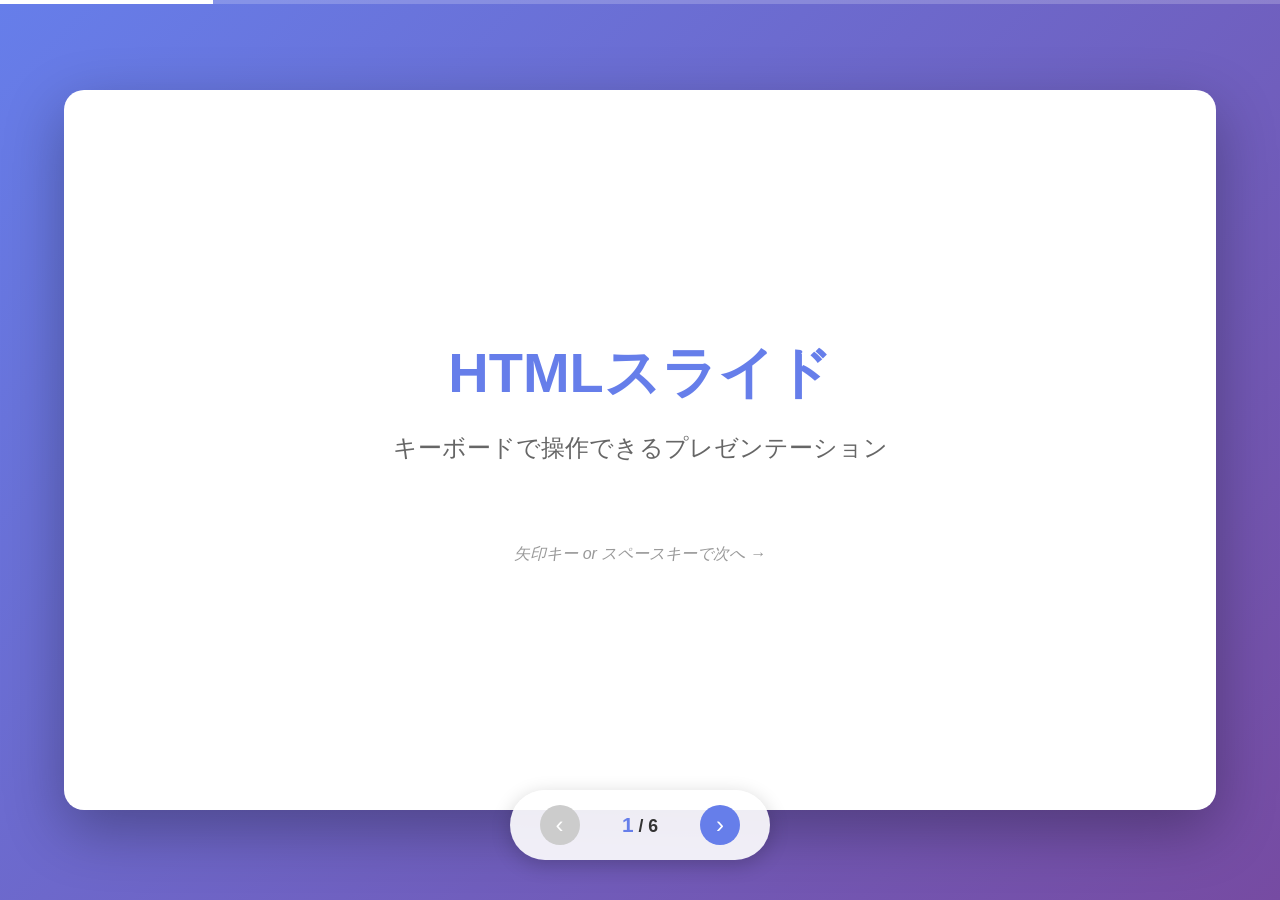
<file: Web/slides/index.html>
<!DOCTYPE html>
<html lang="ja">
<head>
    <meta charset="UTF-8">
    <meta name="viewport" content="width=device-width, initial-scale=1.0">
    <title>HTMLスライド</title>
    <link rel="stylesheet" href="styles.css">
</head>
<body>
    <div class="presentation">
        <!-- プログレスバー -->
        <div class="progress-bar">
            <div class="progress-fill"></div>
        </div>

        <!-- スライドコンテナ -->
        <div class="slides-container">
            <!-- スライド 1 -->
            <div class="slide active">
                <h1>HTMLスライド</h1>
                <p class="subtitle">キーボードで操作できるプレゼンテーション</p>
                <p class="hint">矢印キー or スペースキーで次へ →</p>
            </div>

            <!-- スライド 2 -->
            <div class="slide">
                <h2>特徴</h2>
                <ul class="feature-list">
                    <li>シンプルで使いやすい</li>
                    <li>キーボードナビゲーション対応</li>
                    <li>レスポンシブデザイン</li>
                    <li>プログレスバー表示</li>
                </ul>
            </div>

            <!-- スライド 3 -->
            <div class="slide">
                <h2>操作方法</h2>
                <div class="key-guide">
                    <div class="key-item">
                        <span class="key">→</span>
                        <span class="key">↓</span>
                        <span class="key">Space</span>
                        <p>次のスライドへ</p>
                    </div>
                    <div class="key-item">
                        <span class="key">←</span>
                        <span class="key">↑</span>
                        <p>前のスライドへ</p>
                    </div>
                    <div class="key-item">
                        <span class="key">Home</span>
                        <p>最初のスライドへ</p>
                    </div>
                    <div class="key-item">
                        <span class="key">End</span>
                        <p>最後のスライドへ</p>
                    </div>
                </div>
            </div>

            <!-- スライド 4 -->
            <div class="slide">
                <h2>コードの例</h2>
                <pre><code>&lt;div class="slide"&gt;
    &lt;h2&gt;タイトル&lt;/h2&gt;
    &lt;p&gt;コンテンツ&lt;/p&gt;
&lt;/div&gt;</code></pre>
                <p>スライドを追加するには、<code>.slide</code> クラスの div を追加するだけ！</p>
            </div>

            <!-- スライド 5 -->
            <div class="slide">
                <h2>カスタマイズ可能</h2>
                <p>CSS を編集することで、自由にデザインを変更できます</p>
                <ul>
                    <li>色</li>
                    <li>フォント</li>
                    <li>アニメーション</li>
                    <li>レイアウト</li>
                </ul>
            </div>

            <!-- スライド 6 -->
            <div class="slide">
                <h2>完了！</h2>
                <p class="large-text">これで基本的な HTML スライドの完成です</p>
                <p>自由に編集してお使いください 🎉</p>
            </div>
        </div>

        <!-- ナビゲーション -->
        <div class="navigation">
            <button class="nav-btn prev-btn" aria-label="前のスライド">‹</button>
            <span class="slide-number">
                <span class="current">1</span> / <span class="total">6</span>
            </span>
            <button class="nav-btn next-btn" aria-label="次のスライド">›</button>
        </div>
    </div>

    <script src="script.js"></script>
</body>
</html>
</file>
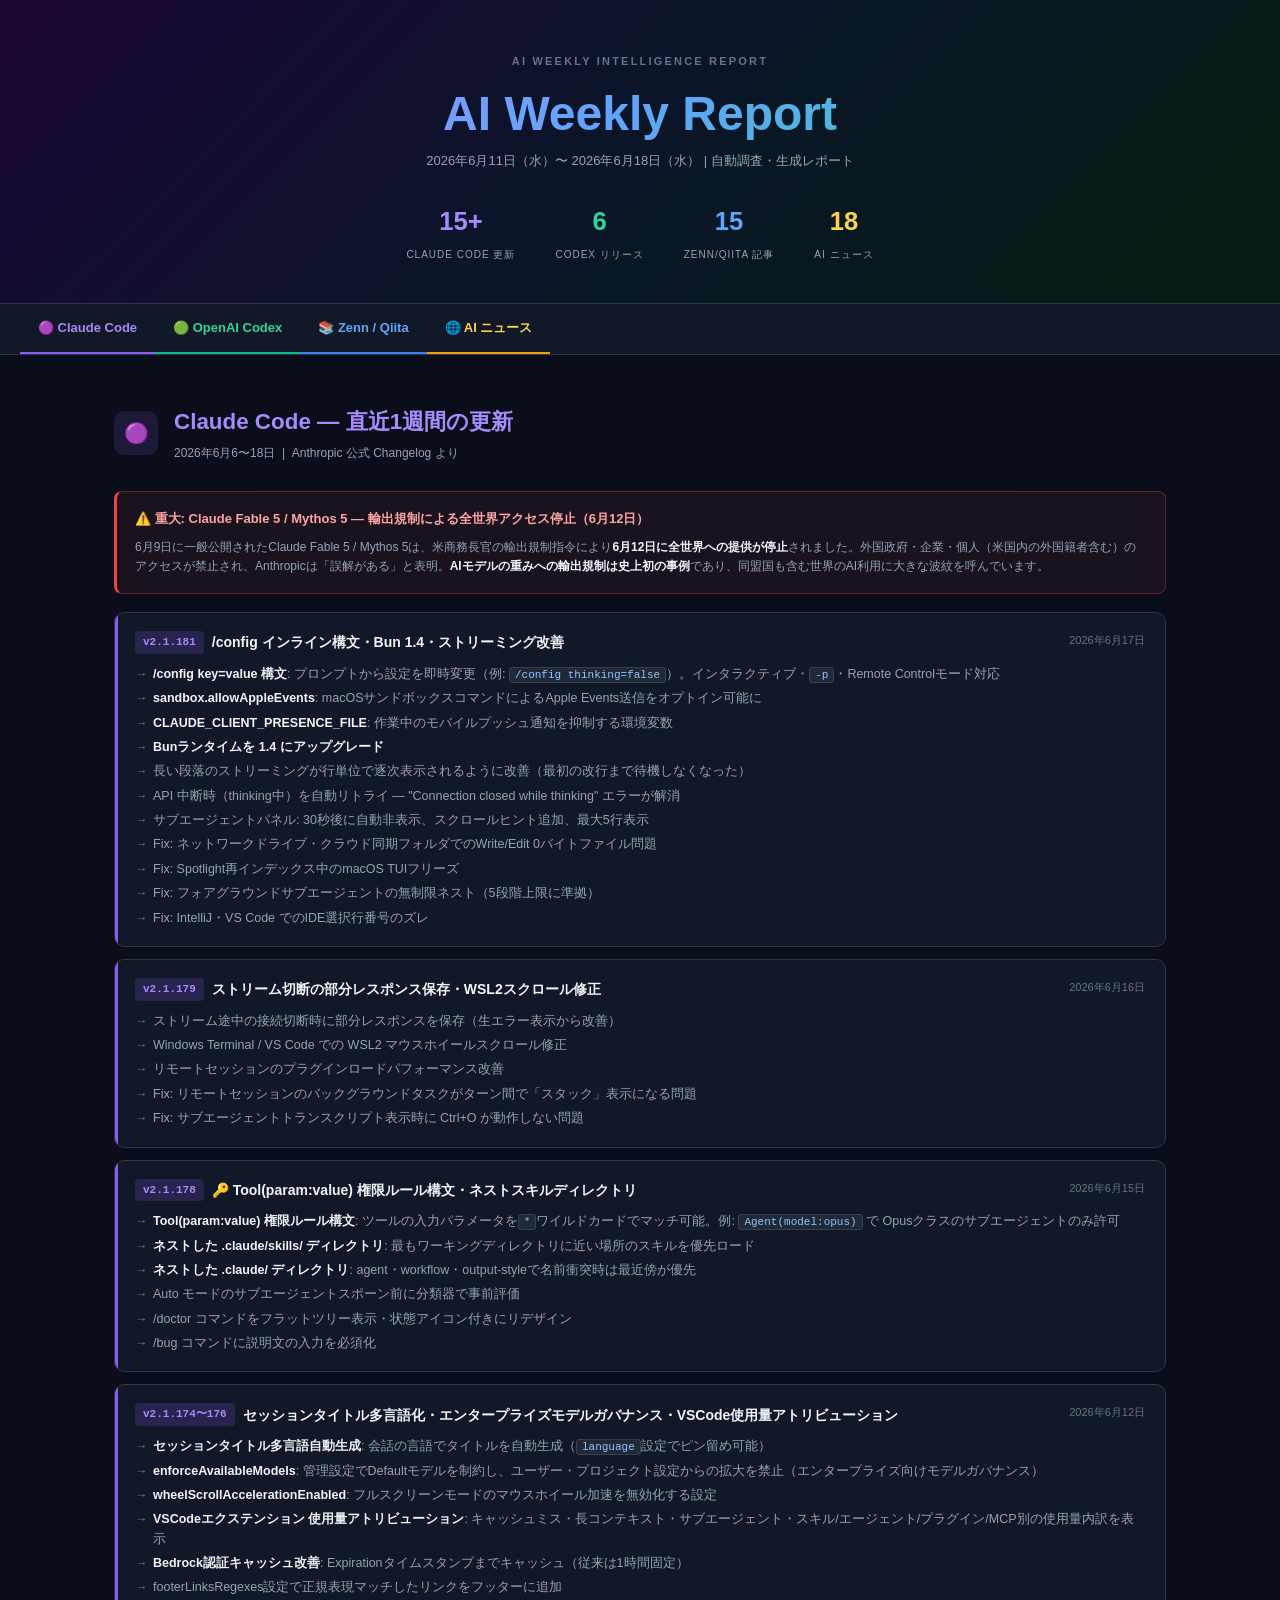
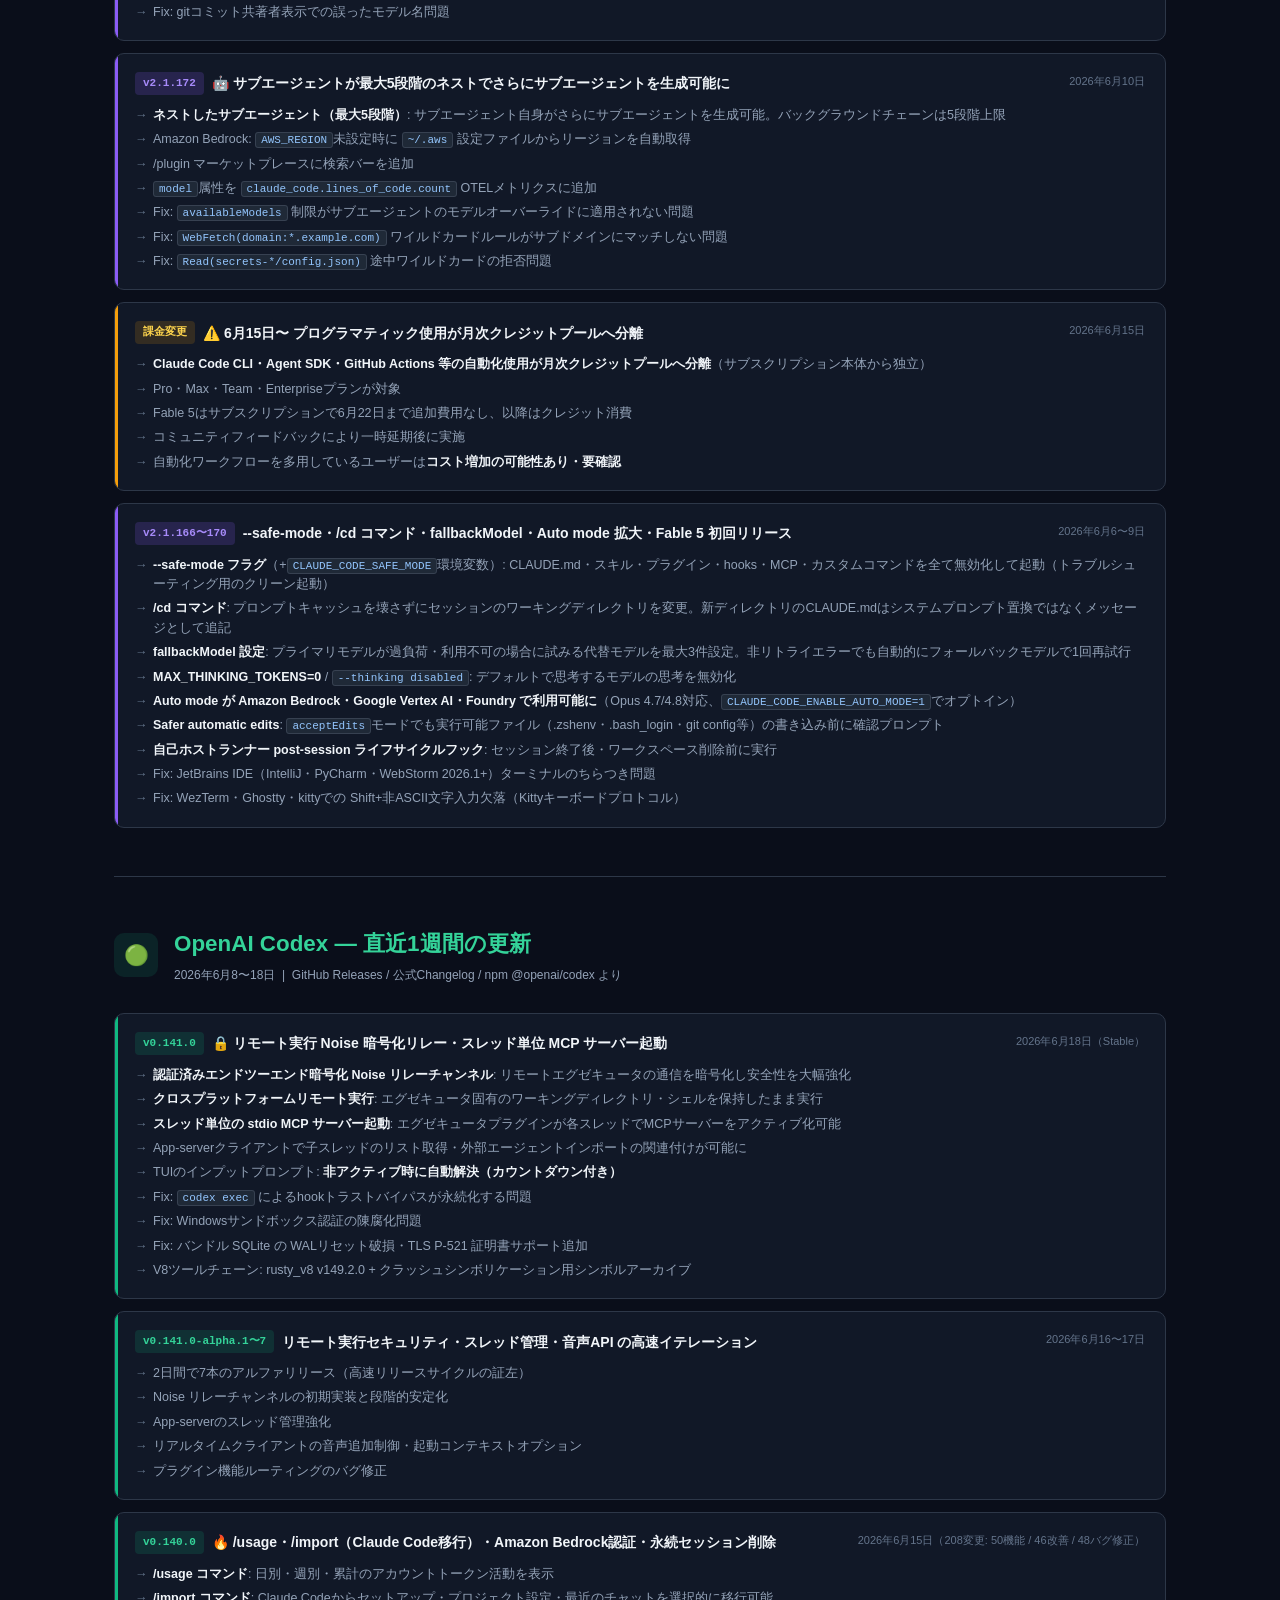
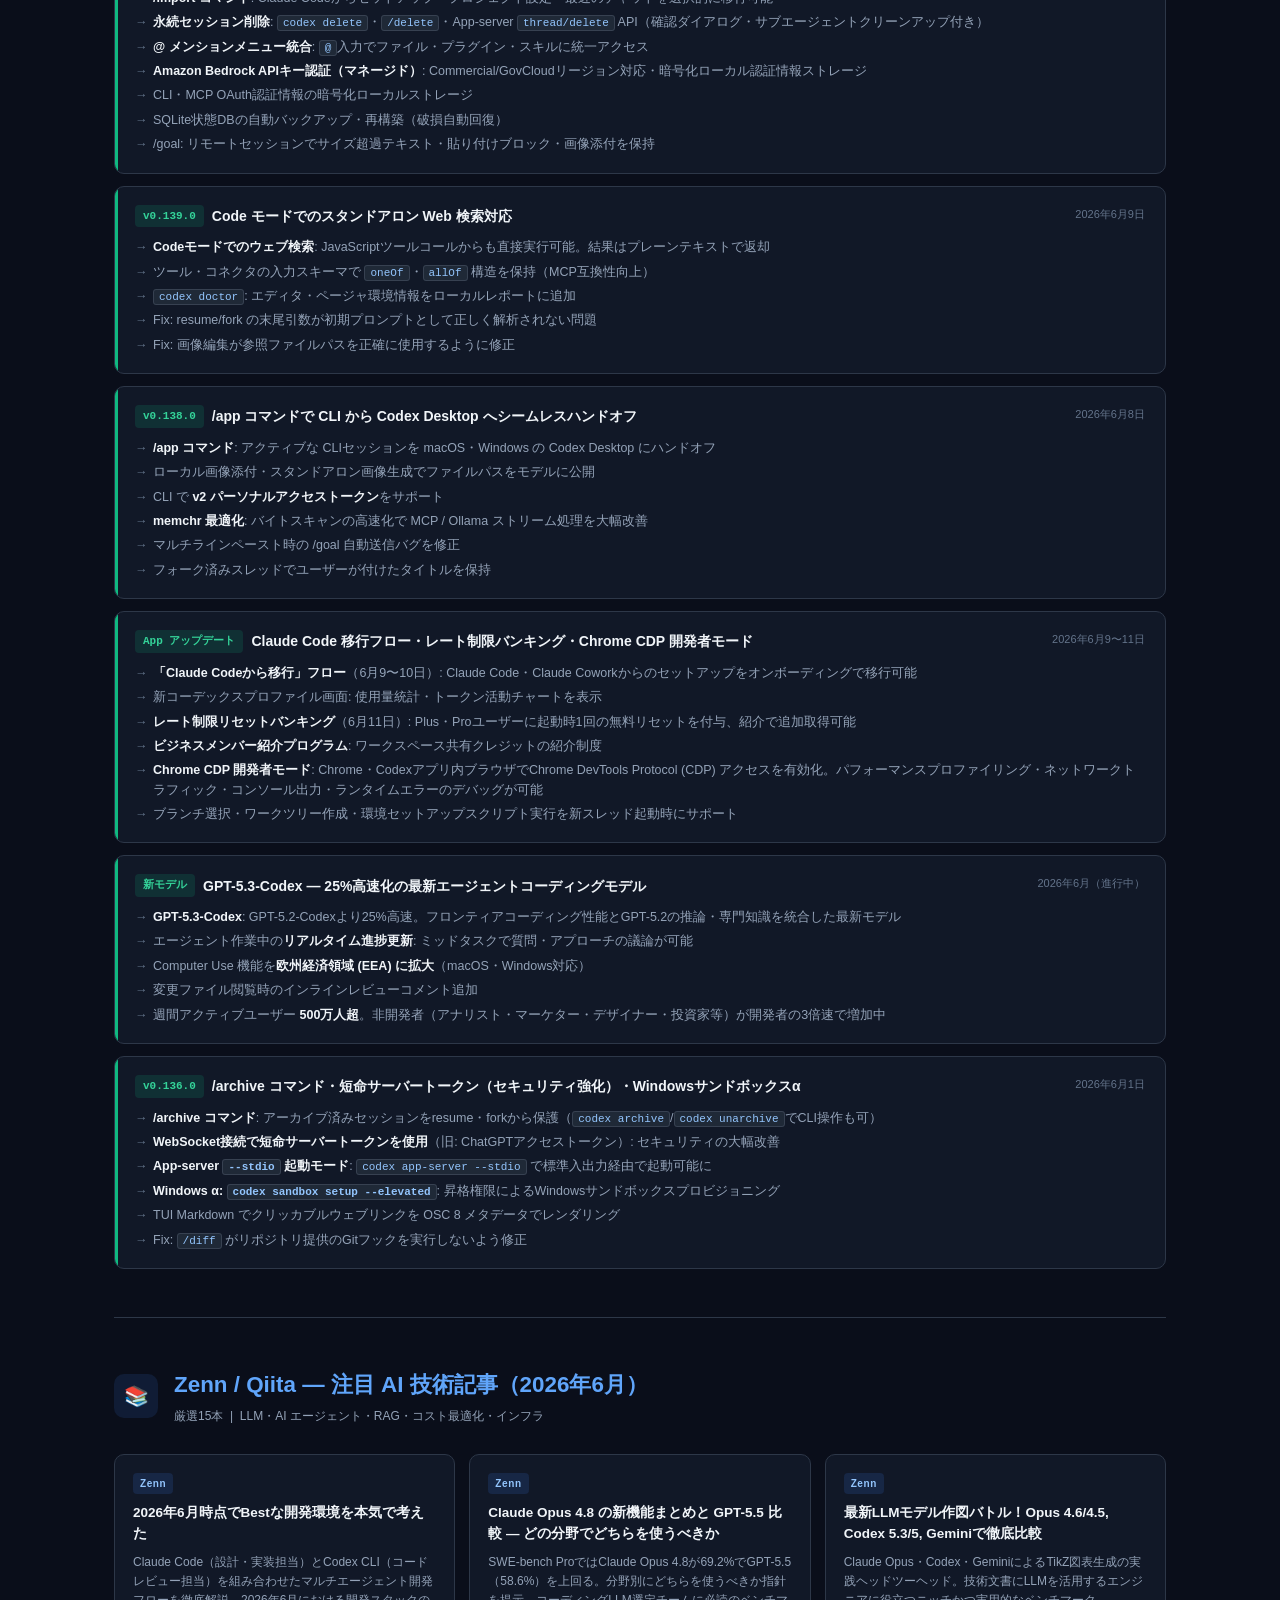
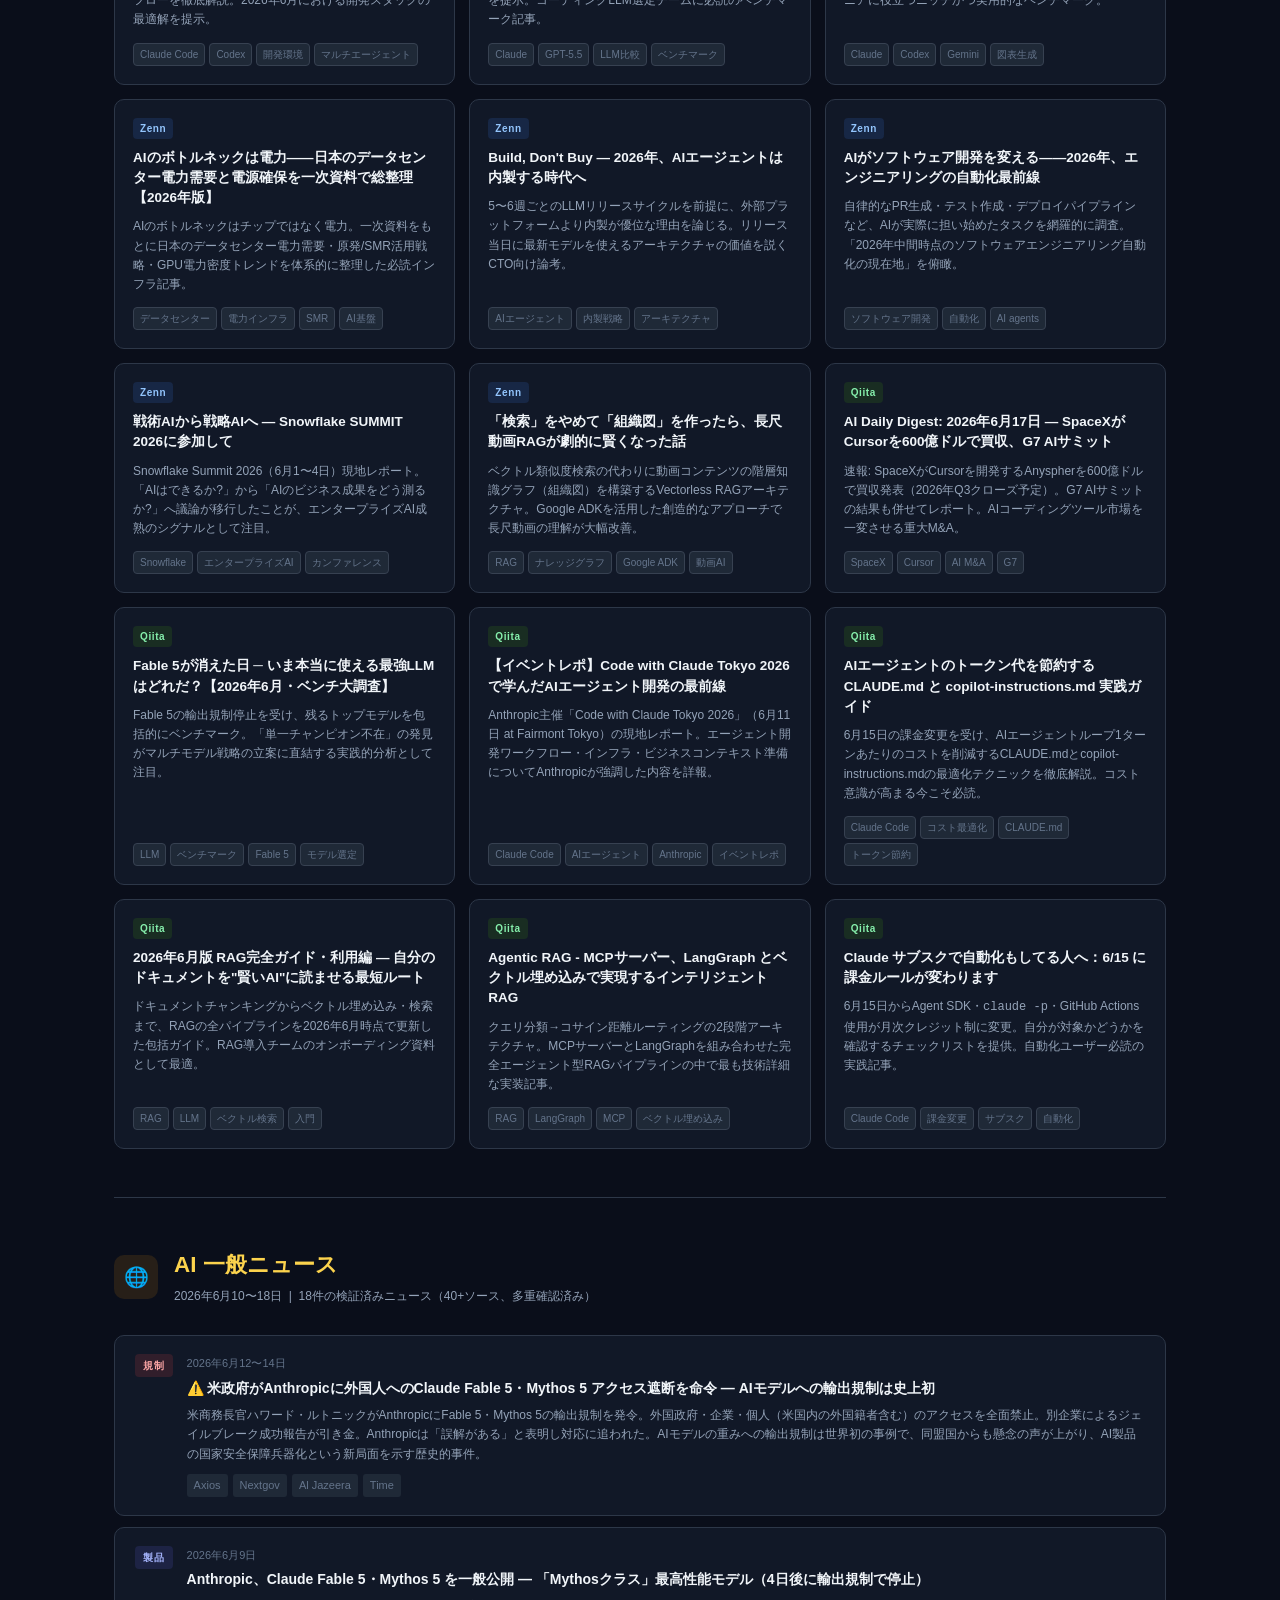
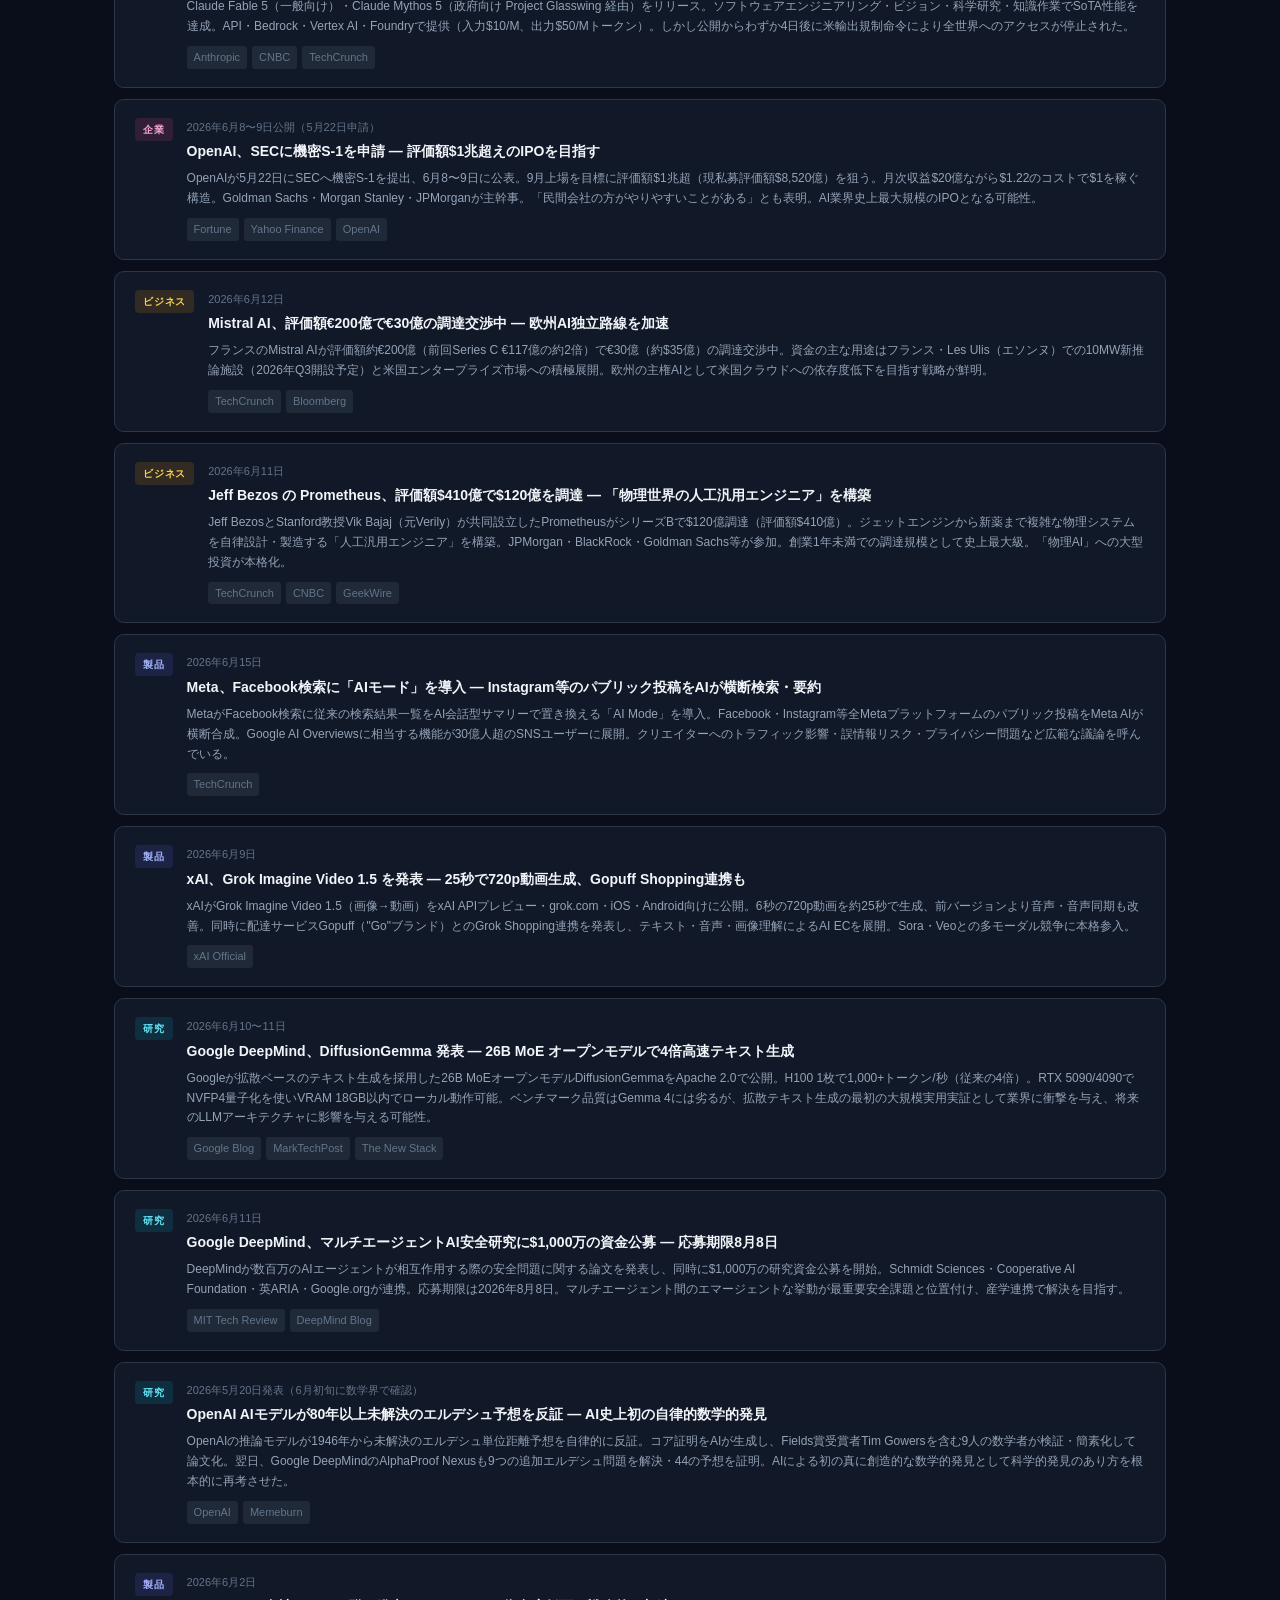
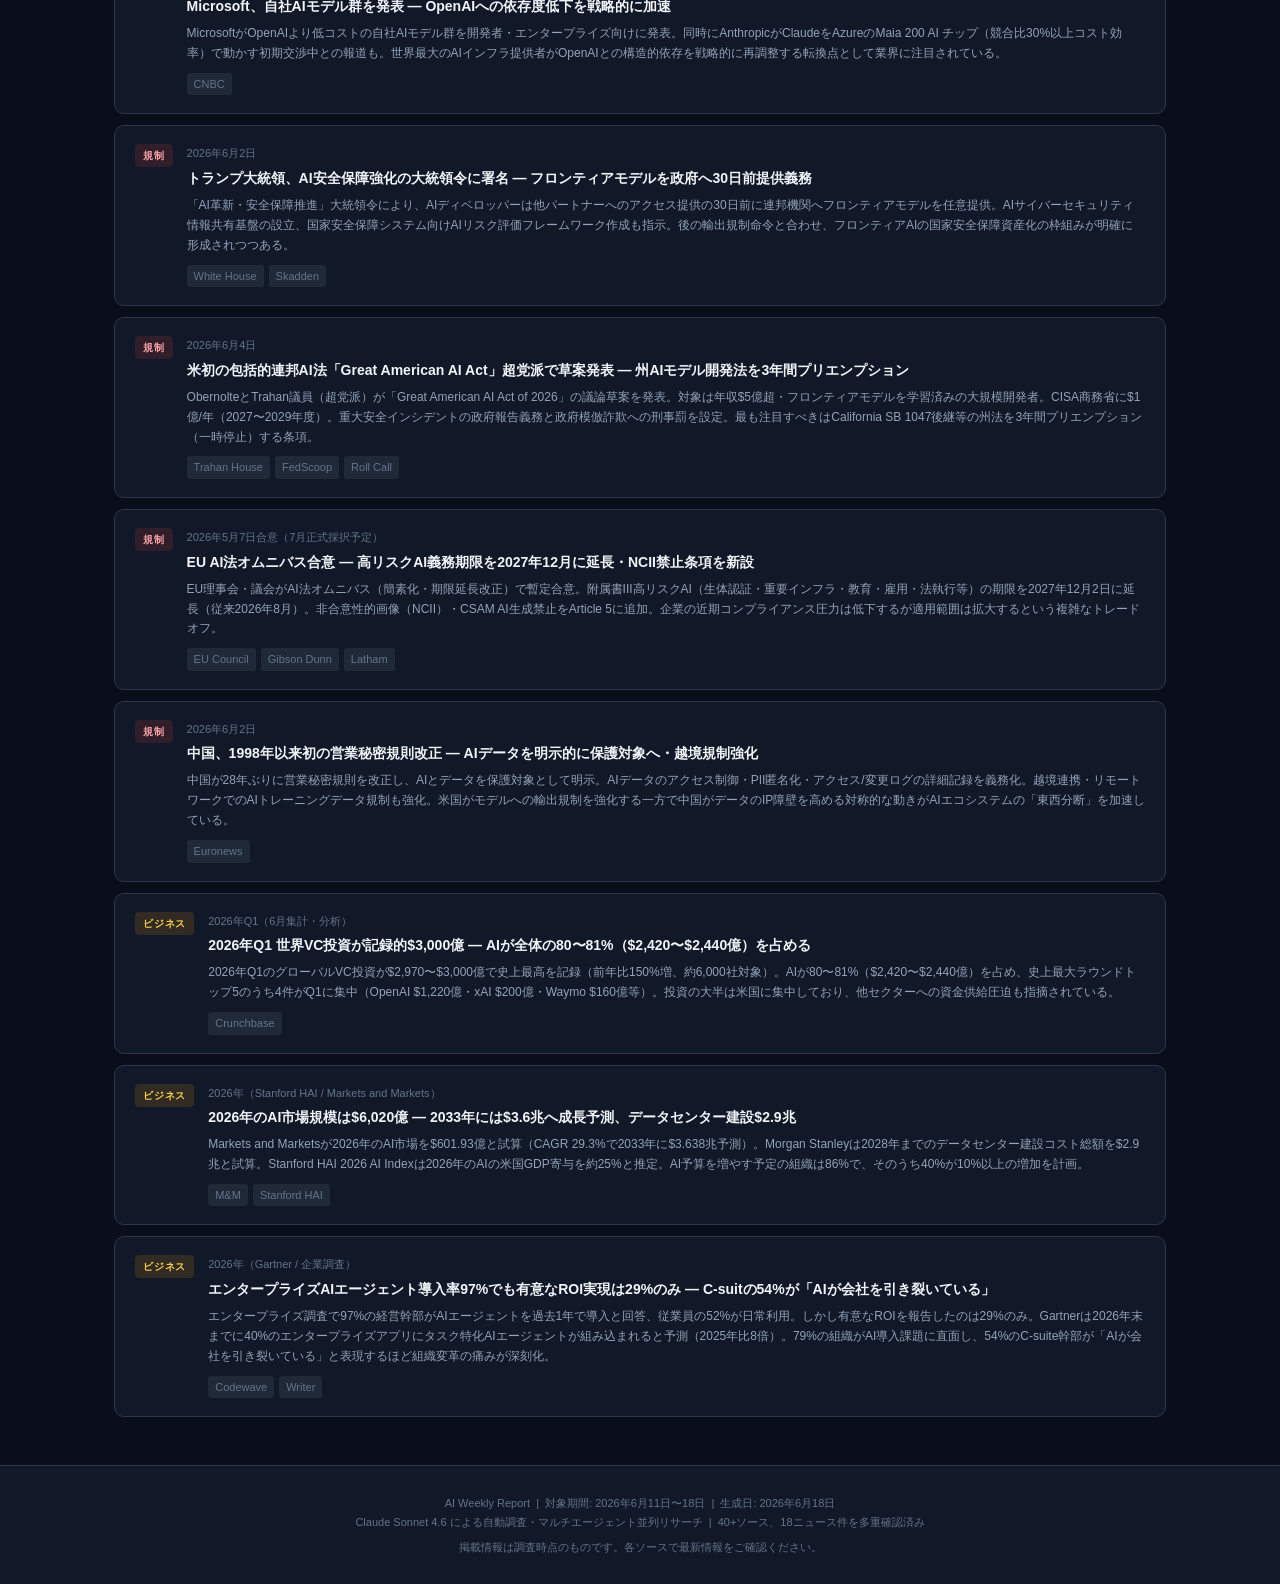
<file: ai-weekly-report.html>
<!DOCTYPE html>
<html lang="ja">
<head>
  <meta charset="UTF-8">
  <meta name="viewport" content="width=device-width, initial-scale=1.0">
  <title>AI Weekly Report — 2026年6月18日</title>
  <style>
    *, *::before, *::after { box-sizing: border-box; margin: 0; padding: 0; }

    :root {
      --bg: #0A0E1A;
      --surface: #111827;
      --surface2: #1F2937;
      --surface3: #374151;
      --border: #2D3748;
      --text: #F1F5F9;
      --text-muted: #94A3B8;
      --text-subtle: #64748B;
      --claude: #8B5CF6;
      --claude-light: #A78BFA;
      --codex: #10B981;
      --codex-light: #34D399;
      --regulation: #EF4444;
      --business: #F59E0B;
      --research: #06B6D4;
      --product: #6366F1;
      --company: #EC4899;
    }

    body {
      font-family: -apple-system, BlinkMacSystemFont, 'Segoe UI', 'Noto Sans JP', 'Hiragino Sans', 'Yu Gothic', sans-serif;
      background: var(--bg);
      color: var(--text);
      line-height: 1.7;
      font-size: 14px;
    }

    a { color: #60A5FA; text-decoration: none; }
    a:hover { text-decoration: underline; opacity: 0.85; }

    /* ── Header ── */
    .site-header {
      background: linear-gradient(135deg, #1a0533 0%, #0a1628 50%, #071a10 100%);
      border-bottom: 1px solid var(--border);
      padding: 52px 24px 40px;
      text-align: center;
    }
    .site-header .eyebrow {
      font-size: 11px;
      font-weight: 700;
      letter-spacing: 0.2em;
      text-transform: uppercase;
      color: var(--text-subtle);
      margin-bottom: 14px;
    }
    .site-header h1 {
      font-size: clamp(1.8rem, 5vw, 3rem);
      font-weight: 800;
      background: linear-gradient(135deg, #A78BFA 0%, #60A5FA 50%, #34D399 100%);
      -webkit-background-clip: text;
      -webkit-text-fill-color: transparent;
      background-clip: text;
      margin-bottom: 8px;
      line-height: 1.2;
    }
    .site-header .subtitle {
      font-size: 13px;
      color: var(--text-muted);
      margin-bottom: 28px;
    }
    .stats-row {
      display: flex;
      justify-content: center;
      gap: 40px;
      flex-wrap: wrap;
    }
    .stat .num { font-size: 1.6rem; font-weight: 700; }
    .stat .lbl { font-size: 10px; color: var(--text-muted); text-transform: uppercase; letter-spacing: 0.1em; margin-top: 2px; }

    /* ── Nav ── */
    .nav {
      background: var(--surface);
      border-bottom: 1px solid var(--border);
      padding: 0 20px;
      position: sticky;
      top: 0;
      z-index: 100;
      display: flex;
      overflow-x: auto;
    }
    .nav a {
      display: block;
      padding: 13px 18px;
      font-size: 13px;
      font-weight: 600;
      color: var(--text-muted);
      border-bottom: 2px solid transparent;
      white-space: nowrap;
      transition: color 0.15s, border-color 0.15s;
      text-decoration: none;
    }
    .nav a:hover { color: var(--text); border-color: var(--border); text-decoration: none; }
    .nav a.nc { color: var(--claude-light); border-color: var(--claude); }
    .nav a.nx { color: var(--codex-light); border-color: var(--codex); }
    .nav a.na { color: #60A5FA; border-color: #3B82F6; }
    .nav a.nn { color: #FCD34D; border-color: var(--business); }

    /* ── Layout ── */
    .container { max-width: 1100px; margin: 0 auto; padding: 0 24px; }
    .section { padding: 48px 0; border-bottom: 1px solid var(--border); }
    .section:last-child { border-bottom: none; }

    /* ── Section header ── */
    .sec-head { display: flex; align-items: center; gap: 16px; margin-bottom: 28px; }
    .sec-icon {
      width: 44px; height: 44px; border-radius: 10px;
      display: flex; align-items: center; justify-content: center;
      font-size: 20px; flex-shrink: 0;
    }
    .sec-head h2 { font-size: 1.4rem; font-weight: 700; }
    .sec-head p { font-size: 12px; color: var(--text-muted); margin-top: 2px; }

    /* ── Alert box ── */
    .alert-box {
      background: rgba(239,68,68,0.07);
      border: 1px solid rgba(239,68,68,0.35);
      border-left: 3px solid var(--regulation);
      border-radius: 8px;
      padding: 16px 18px;
      margin-bottom: 18px;
    }
    .alert-box .atitle {
      font-size: 13px; font-weight: 700; color: #FCA5A5;
      margin-bottom: 7px; display: flex; align-items: center; gap: 6px;
    }
    .alert-box p { font-size: 12px; color: var(--text-muted); line-height: 1.65; }
    .alert-box p strong { color: var(--text); }

    /* ── Changelog grid ── */
    .cl-grid { display: grid; gap: 12px; }
    .cl-item {
      background: var(--surface);
      border: 1px solid var(--border);
      border-radius: 10px;
      padding: 18px 20px;
      position: relative;
      overflow: hidden;
    }
    .cl-item::before {
      content: ''; position: absolute; left: 0; top: 0; bottom: 0; width: 3px;
    }
    .cl-item.claude::before  { background: var(--claude); }
    .cl-item.codex::before   { background: var(--codex); }
    .cl-item.billing::before { background: var(--business); }
    .cl-item.alert::before   { background: var(--regulation); }

    .cl-head {
      display: flex; justify-content: space-between;
      align-items: flex-start; margin-bottom: 11px; gap: 10px; flex-wrap: wrap;
    }
    .cl-left { display: flex; align-items: center; gap: 8px; flex-wrap: wrap; }

    .vbadge {
      font-family: 'SF Mono', 'Fira Code', monospace;
      font-size: 11px; font-weight: 700;
      padding: 2px 8px; border-radius: 4px;
    }
    .vbadge.claude  { background: rgba(139,92,246,0.18); color: var(--claude-light); }
    .vbadge.codex   { background: rgba(16,185,129,0.15); color: var(--codex-light); }
    .vbadge.billing { background: rgba(245,158,11,0.15); color: #FCD34D; }
    .vbadge.alert   { background: rgba(239,68,68,0.15); color: #FCA5A5; }

    .cl-title { font-size: 14px; font-weight: 600; color: var(--text); line-height: 1.45; }
    .cl-date  { font-size: 11px; color: var(--text-subtle); white-space: nowrap; flex-shrink: 0; }

    .fl { list-style: none; display: flex; flex-direction: column; gap: 5px; }
    .fl li { font-size: 12.5px; color: var(--text-muted); padding-left: 18px; position: relative; line-height: 1.55; }
    .fl li::before { content: '→'; position: absolute; left: 0; color: var(--text-subtle); }
    .fl li strong { color: var(--text); font-weight: 600; }
    .fl li code {
      font-family: 'SF Mono', 'Fira Code', monospace;
      font-size: 11px;
      background: var(--surface2);
      border: 1px solid var(--surface3);
      padding: 1px 5px;
      border-radius: 3px;
      color: #93C5FD;
    }

    /* ── Article cards ── */
    .art-grid {
      display: grid;
      grid-template-columns: repeat(auto-fill, minmax(310px, 1fr));
      gap: 14px;
    }
    .art-card {
      background: var(--surface);
      border: 1px solid var(--border);
      border-radius: 10px;
      padding: 18px;
      display: flex; flex-direction: column; gap: 9px;
      transition: border-color 0.2s, transform 0.1s;
    }
    .art-card:hover { transform: translateY(-1px); }
    .art-card:not(.qiita):hover { border-color: #3B82F6; }
    .art-card.qiita:hover { border-color: #55C500; }

    .src-badge {
      display: inline-flex; align-items: center;
      font-size: 10px; font-weight: 800;
      letter-spacing: 0.06em; padding: 2px 7px; border-radius: 4px;
      align-self: flex-start;
    }
    .badge-zenn  { background: rgba(59,130,246,0.14); color: #93C5FD; }
    .badge-qiita { background: rgba(85,197,0,0.12); color: #86EFAC; }

    .art-title { font-size: 13.5px; font-weight: 600; color: var(--text); line-height: 1.5; }
    .art-desc  { font-size: 12px; color: var(--text-muted); line-height: 1.6; flex: 1; }

    .tags { display: flex; flex-wrap: wrap; gap: 4px; margin-top: 4px; }
    .tag {
      font-size: 10px; padding: 2px 6px;
      background: var(--surface2); border: 1px solid var(--surface3);
      border-radius: 4px; color: var(--text-subtle);
    }

    /* ── News cards ── */
    .news-grid { display: grid; gap: 11px; }
    .news-card {
      background: var(--surface);
      border: 1px solid var(--border);
      border-radius: 10px;
      padding: 18px 20px;
      display: flex; gap: 14px;
    }

    .cat-badge {
      font-size: 10px; font-weight: 800;
      letter-spacing: 0.08em; text-transform: uppercase;
      padding: 3px 8px; border-radius: 4px;
      white-space: nowrap; align-self: flex-start; flex-shrink: 0;
    }
    .c-reg  { background: rgba(239,68,68,0.14); color: #FCA5A5; }
    .c-comp { background: rgba(236,72,153,0.14); color: #F9A8D4; }
    .c-prod { background: rgba(99,102,241,0.14); color: #A5B4FC; }
    .c-res  { background: rgba(6,182,212,0.14); color: #67E8F9; }
    .c-biz  { background: rgba(245,158,11,0.14); color: #FCD34D; }

    .news-body { flex: 1; }
    .news-meta { display: flex; align-items: center; gap: 8px; margin-bottom: 5px; }
    .news-date { font-size: 11px; color: var(--text-subtle); }
    .news-title { font-size: 14px; font-weight: 600; color: var(--text); line-height: 1.5; margin-bottom: 7px; }
    .news-sum { font-size: 12px; color: var(--text-muted); line-height: 1.65; }
    .news-srcs { margin-top: 9px; display: flex; flex-wrap: wrap; gap: 5px; }
    .src-link {
      font-size: 11px; color: var(--text-subtle);
      padding: 2px 7px; background: var(--surface2);
      border-radius: 3px; transition: color 0.15s;
    }
    .src-link:hover { color: #60A5FA; text-decoration: none; }

    /* ── Footer ── */
    .site-footer {
      background: var(--surface);
      border-top: 1px solid var(--border);
      padding: 28px 24px;
      text-align: center;
    }
    .site-footer p { font-size: 11px; color: var(--text-subtle); line-height: 1.7; }

    /* ── Responsive ── */
    @media (max-width: 640px) {
      .art-grid { grid-template-columns: 1fr; }
      .news-card { flex-direction: column; }
      .stats-row { gap: 20px; }
      .sec-head { flex-direction: column; align-items: flex-start; gap: 8px; }
    }
  </style>
</head>
<body>

<!-- ════════════════════════════════════════════════════════════
     HEADER
     ════════════════════════════════════════════════════════════ -->
<header class="site-header">
  <p class="eyebrow">AI Weekly Intelligence Report</p>
  <h1>AI Weekly Report</h1>
  <p class="subtitle">2026年6月11日（水）〜 2026年6月18日（水）&nbsp;|&nbsp;自動調査・生成レポート</p>
  <div class="stats-row">
    <div class="stat">
      <div class="num" style="color:var(--claude-light)">15+</div>
      <div class="lbl">Claude Code 更新</div>
    </div>
    <div class="stat">
      <div class="num" style="color:var(--codex-light)">6</div>
      <div class="lbl">Codex リリース</div>
    </div>
    <div class="stat">
      <div class="num" style="color:#60A5FA">15</div>
      <div class="lbl">Zenn/Qiita 記事</div>
    </div>
    <div class="stat">
      <div class="num" style="color:#FCD34D">18</div>
      <div class="lbl">AI ニュース</div>
    </div>
  </div>
</header>

<!-- ════════════════════════════════════════════════════════════
     NAV
     ════════════════════════════════════════════════════════════ -->
<nav class="nav">
  <a href="#claude-code" class="nc">🟣&nbsp;Claude Code</a>
  <a href="#codex" class="nx">🟢&nbsp;OpenAI Codex</a>
  <a href="#articles" class="na">📚&nbsp;Zenn / Qiita</a>
  <a href="#news" class="nn">🌐&nbsp;AI ニュース</a>
</nav>

<main>
<div class="container">

<!-- ════════════════════════════════════════════════════════════
     SECTION 1: CLAUDE CODE
     ════════════════════════════════════════════════════════════ -->
<section class="section" id="claude-code">
  <div class="sec-head">
    <div class="sec-icon" style="background:rgba(139,92,246,0.14)">🟣</div>
    <div>
      <h2 style="color:var(--claude-light)">Claude Code — 直近1週間の更新</h2>
      <p>2026年6月6〜18日 &nbsp;|&nbsp; Anthropic 公式 Changelog より</p>
    </div>
  </div>

  <div class="alert-box">
    <div class="atitle">⚠️ 重大: Claude Fable 5 / Mythos 5 — 輸出規制による全世界アクセス停止（6月12日）</div>
    <p>6月9日に一般公開されたClaude Fable 5 / Mythos 5は、米商務長官の輸出規制指令により<strong>6月12日に全世界への提供が停止</strong>されました。外国政府・企業・個人（米国内の外国籍者含む）のアクセスが禁止され、Anthropicは「誤解がある」と表明。<strong>AIモデルの重みへの輸出規制は史上初の事例</strong>であり、同盟国も含む世界のAI利用に大きな波紋を呼んでいます。</p>
  </div>

  <div class="cl-grid">

    <!-- v2.1.181 -->
    <div class="cl-item claude">
      <div class="cl-head">
        <div class="cl-left">
          <span class="vbadge claude">v2.1.181</span>
          <span class="cl-title">/config インライン構文・Bun 1.4・ストリーミング改善</span>
        </div>
        <span class="cl-date">2026年6月17日</span>
      </div>
      <ul class="fl">
        <li><strong>/config key=value 構文</strong>: プロンプトから設定を即時変更（例: <code>/config thinking=false</code>）。インタラクティブ・<code>-p</code>・Remote Controlモード対応</li>
        <li><strong>sandbox.allowAppleEvents</strong>: macOSサンドボックスコマンドによるApple Events送信をオプトイン可能に</li>
        <li><strong>CLAUDE_CLIENT_PRESENCE_FILE</strong>: 作業中のモバイルプッシュ通知を抑制する環境変数</li>
        <li><strong>Bunランタイムを 1.4 にアップグレード</strong></li>
        <li>長い段落のストリーミングが行単位で逐次表示されるように改善（最初の改行まで待機しなくなった）</li>
        <li>API 中断時（thinking中）を自動リトライ — "Connection closed while thinking" エラーが解消</li>
        <li>サブエージェントパネル: 30秒後に自動非表示、スクロールヒント追加、最大5行表示</li>
        <li>Fix: ネットワークドライブ・クラウド同期フォルダでのWrite/Edit 0バイトファイル問題</li>
        <li>Fix: Spotlight再インデックス中のmacOS TUIフリーズ</li>
        <li>Fix: フォアグラウンドサブエージェントの無制限ネスト（5段階上限に準拠）</li>
        <li>Fix: IntelliJ・VS Code でのIDE選択行番号のズレ</li>
      </ul>
    </div>

    <!-- v2.1.179 -->
    <div class="cl-item claude">
      <div class="cl-head">
        <div class="cl-left">
          <span class="vbadge claude">v2.1.179</span>
          <span class="cl-title">ストリーム切断の部分レスポンス保存・WSL2スクロール修正</span>
        </div>
        <span class="cl-date">2026年6月16日</span>
      </div>
      <ul class="fl">
        <li>ストリーム途中の接続切断時に部分レスポンスを保存（生エラー表示から改善）</li>
        <li>Windows Terminal / VS Code での WSL2 マウスホイールスクロール修正</li>
        <li>リモートセッションのプラグインロードパフォーマンス改善</li>
        <li>Fix: リモートセッションのバックグラウンドタスクがターン間で「スタック」表示になる問題</li>
        <li>Fix: サブエージェントトランスクリプト表示時に Ctrl+O が動作しない問題</li>
      </ul>
    </div>

    <!-- v2.1.178 -->
    <div class="cl-item claude">
      <div class="cl-head">
        <div class="cl-left">
          <span class="vbadge claude">v2.1.178</span>
          <span class="cl-title">🔑 Tool(param:value) 権限ルール構文・ネストスキルディレクトリ</span>
        </div>
        <span class="cl-date">2026年6月15日</span>
      </div>
      <ul class="fl">
        <li><strong>Tool(param:value) 権限ルール構文</strong>: ツールの入力パラメータを<code>*</code>ワイルドカードでマッチ可能。例: <code>Agent(model:opus)</code> で Opusクラスのサブエージェントのみ許可</li>
        <li><strong>ネストした .claude/skills/ ディレクトリ</strong>: 最もワーキングディレクトリに近い場所のスキルを優先ロード</li>
        <li><strong>ネストした .claude/ ディレクトリ</strong>: agent・workflow・output-styleで名前衝突時は最近傍が優先</li>
        <li>Auto モードのサブエージェントスポーン前に分類器で事前評価</li>
        <li>/doctor コマンドをフラットツリー表示・状態アイコン付きにリデザイン</li>
        <li>/bug コマンドに説明文の入力を必須化</li>
      </ul>
    </div>

    <!-- v2.1.174〜176 -->
    <div class="cl-item claude">
      <div class="cl-head">
        <div class="cl-left">
          <span class="vbadge claude">v2.1.174〜176</span>
          <span class="cl-title">セッションタイトル多言語化・エンタープライズモデルガバナンス・VSCode使用量アトリビューション</span>
        </div>
        <span class="cl-date">2026年6月12日</span>
      </div>
      <ul class="fl">
        <li><strong>セッションタイトル多言語自動生成</strong>: 会話の言語でタイトルを自動生成（<code>language</code>設定でピン留め可能）</li>
        <li><strong>enforceAvailableModels</strong>: 管理設定でDefaultモデルを制約し、ユーザー・プロジェクト設定からの拡大を禁止（エンタープライズ向けモデルガバナンス）</li>
        <li><strong>wheelScrollAccelerationEnabled</strong>: フルスクリーンモードのマウスホイール加速を無効化する設定</li>
        <li><strong>VSCodeエクステンション 使用量アトリビューション</strong>: キャッシュミス・長コンテキスト・サブエージェント・スキル/エージェント/プラグイン/MCP別の使用量内訳を表示</li>
        <li><strong>Bedrock認証キャッシュ改善</strong>: Expirationタイムスタンプまでキャッシュ（従来は1時間固定）</li>
        <li>footerLinksRegexes設定で正規表現マッチしたリンクをフッターに追加</li>
        <li>Fix: gitコミット共著者表示での誤ったモデル名問題</li>
      </ul>
    </div>

    <!-- v2.1.172 -->
    <div class="cl-item claude">
      <div class="cl-head">
        <div class="cl-left">
          <span class="vbadge claude">v2.1.172</span>
          <span class="cl-title">🤖 サブエージェントが最大5段階のネストでさらにサブエージェントを生成可能に</span>
        </div>
        <span class="cl-date">2026年6月10日</span>
      </div>
      <ul class="fl">
        <li><strong>ネストしたサブエージェント（最大5段階）</strong>: サブエージェント自身がさらにサブエージェントを生成可能。バックグラウンドチェーンは5段階上限</li>
        <li>Amazon Bedrock: <code>AWS_REGION</code>未設定時に <code>~/.aws</code> 設定ファイルからリージョンを自動取得</li>
        <li>/plugin マーケットプレースに検索バーを追加</li>
        <li><code>model</code>属性を <code>claude_code.lines_of_code.count</code> OTELメトリクスに追加</li>
        <li>Fix: <code>availableModels</code> 制限がサブエージェントのモデルオーバーライドに適用されない問題</li>
        <li>Fix: <code>WebFetch(domain:*.example.com)</code> ワイルドカードルールがサブドメインにマッチしない問題</li>
        <li>Fix: <code>Read(secrets-*/config.json)</code> 途中ワイルドカードの拒否問題</li>
      </ul>
    </div>

    <!-- Billing Change -->
    <div class="cl-item billing">
      <div class="cl-head">
        <div class="cl-left">
          <span class="vbadge billing">課金変更</span>
          <span class="cl-title">⚠️ 6月15日〜 プログラマティック使用が月次クレジットプールへ分離</span>
        </div>
        <span class="cl-date">2026年6月15日</span>
      </div>
      <ul class="fl">
        <li><strong>Claude Code CLI・Agent SDK・GitHub Actions 等の自動化使用が月次クレジットプールへ分離</strong>（サブスクリプション本体から独立）</li>
        <li>Pro・Max・Team・Enterpriseプランが対象</li>
        <li>Fable 5はサブスクリプションで6月22日まで追加費用なし、以降はクレジット消費</li>
        <li>コミュニティフィードバックにより一時延期後に実施</li>
        <li>自動化ワークフローを多用しているユーザーは<strong>コスト増加の可能性あり・要確認</strong></li>
      </ul>
    </div>

    <!-- v2.1.166〜170 -->
    <div class="cl-item claude">
      <div class="cl-head">
        <div class="cl-left">
          <span class="vbadge claude">v2.1.166〜170</span>
          <span class="cl-title">--safe-mode・/cd コマンド・fallbackModel・Auto mode 拡大・Fable 5 初回リリース</span>
        </div>
        <span class="cl-date">2026年6月6〜9日</span>
      </div>
      <ul class="fl">
        <li><strong>--safe-mode フラグ</strong>（+<code>CLAUDE_CODE_SAFE_MODE</code>環境変数）: CLAUDE.md・スキル・プラグイン・hooks・MCP・カスタムコマンドを全て無効化して起動（トラブルシューティング用のクリーン起動）</li>
        <li><strong>/cd コマンド</strong>: プロンプトキャッシュを壊さずにセッションのワーキングディレクトリを変更。新ディレクトリのCLAUDE.mdはシステムプロンプト置換ではなくメッセージとして追記</li>
        <li><strong>fallbackModel 設定</strong>: プライマリモデルが過負荷・利用不可の場合に試みる代替モデルを最大3件設定。非リトライエラーでも自動的にフォールバックモデルで1回再試行</li>
        <li><strong>MAX_THINKING_TOKENS=0</strong> / <code>--thinking disabled</code>: デフォルトで思考するモデルの思考を無効化</li>
        <li><strong>Auto mode が Amazon Bedrock・Google Vertex AI・Foundry で利用可能に</strong>（Opus 4.7/4.8対応、<code>CLAUDE_CODE_ENABLE_AUTO_MODE=1</code>でオプトイン）</li>
        <li><strong>Safer automatic edits</strong>: <code>acceptEdits</code>モードでも実行可能ファイル（.zshenv・.bash_login・git config等）の書き込み前に確認プロンプト</li>
        <li><strong>自己ホストランナー post-session ライフサイクルフック</strong>: セッション終了後・ワークスペース削除前に実行</li>
        <li>Fix: JetBrains IDE（IntelliJ・PyCharm・WebStorm 2026.1+）ターミナルのちらつき問題</li>
        <li>Fix: WezTerm・Ghostty・kittyでの Shift+非ASCII文字入力欠落（Kittyキーボードプロトコル）</li>
      </ul>
    </div>

  </div>
</section>

<!-- ════════════════════════════════════════════════════════════
     SECTION 2: CODEX
     ════════════════════════════════════════════════════════════ -->
<section class="section" id="codex">
  <div class="sec-head">
    <div class="sec-icon" style="background:rgba(16,185,129,0.12)">🟢</div>
    <div>
      <h2 style="color:var(--codex-light)">OpenAI Codex — 直近1週間の更新</h2>
      <p>2026年6月8〜18日 &nbsp;|&nbsp; GitHub Releases / 公式Changelog / npm @openai/codex より</p>
    </div>
  </div>

  <div class="cl-grid">

    <!-- v0.141.0 stable -->
    <div class="cl-item codex">
      <div class="cl-head">
        <div class="cl-left">
          <span class="vbadge codex">v0.141.0</span>
          <span class="cl-title">🔒 リモート実行 Noise 暗号化リレー・スレッド単位 MCP サーバー起動</span>
        </div>
        <span class="cl-date">2026年6月18日（Stable）</span>
      </div>
      <ul class="fl">
        <li><strong>認証済みエンドツーエンド暗号化 Noise リレーチャンネル</strong>: リモートエグゼキュータの通信を暗号化し安全性を大幅強化</li>
        <li><strong>クロスプラットフォームリモート実行</strong>: エグゼキュータ固有のワーキングディレクトリ・シェルを保持したまま実行</li>
        <li><strong>スレッド単位の stdio MCP サーバー起動</strong>: エグゼキュータプラグインが各スレッドでMCPサーバーをアクティブ化可能</li>
        <li>App-serverクライアントで子スレッドのリスト取得・外部エージェントインポートの関連付けが可能に</li>
        <li>TUIのインプットプロンプト: <strong>非アクティブ時に自動解決（カウントダウン付き）</strong></li>
        <li>Fix: <code>codex exec</code> によるhookトラストバイパスが永続化する問題</li>
        <li>Fix: Windowsサンドボックス認証の陳腐化問題</li>
        <li>Fix: バンドル SQLite の WALリセット破損・TLS P-521 証明書サポート追加</li>
        <li>V8ツールチェーン: rusty_v8 v149.2.0 + クラッシュシンボリケーション用シンボルアーカイブ</li>
      </ul>
    </div>

    <!-- v0.141.0-alpha series -->
    <div class="cl-item codex">
      <div class="cl-head">
        <div class="cl-left">
          <span class="vbadge codex">v0.141.0-alpha.1〜7</span>
          <span class="cl-title">リモート実行セキュリティ・スレッド管理・音声API の高速イテレーション</span>
        </div>
        <span class="cl-date">2026年6月16〜17日</span>
      </div>
      <ul class="fl">
        <li>2日間で7本のアルファリリース（高速リリースサイクルの証左）</li>
        <li>Noise リレーチャンネルの初期実装と段階的安定化</li>
        <li>App-serverのスレッド管理強化</li>
        <li>リアルタイムクライアントの音声追加制御・起動コンテキストオプション</li>
        <li>プラグイン機能ルーティングのバグ修正</li>
      </ul>
    </div>

    <!-- v0.140.0 -->
    <div class="cl-item codex">
      <div class="cl-head">
        <div class="cl-left">
          <span class="vbadge codex">v0.140.0</span>
          <span class="cl-title">🔥 /usage・/import（Claude Code移行）・Amazon Bedrock認証・永続セッション削除</span>
        </div>
        <span class="cl-date">2026年6月15日（208変更: 50機能 / 46改善 / 48バグ修正）</span>
      </div>
      <ul class="fl">
        <li><strong>/usage コマンド</strong>: 日別・週別・累計のアカウントトークン活動を表示</li>
        <li><strong>/import コマンド</strong>: Claude Codeからセットアップ・プロジェクト設定・最近のチャットを選択的に移行可能</li>
        <li><strong>永続セッション削除</strong>: <code>codex delete</code>・<code>/delete</code>・App-server <code>thread/delete</code> API（確認ダイアログ・サブエージェントクリーンアップ付き）</li>
        <li><strong>@ メンションメニュー統合</strong>: <code>@</code>入力でファイル・プラグイン・スキルに統一アクセス</li>
        <li><strong>Amazon Bedrock APIキー認証（マネージド）</strong>: Commercial/GovCloudリージョン対応・暗号化ローカル認証情報ストレージ</li>
        <li>CLI・MCP OAuth認証情報の暗号化ローカルストレージ</li>
        <li>SQLite状態DBの自動バックアップ・再構築（破損自動回復）</li>
        <li>/goal: リモートセッションでサイズ超過テキスト・貼り付けブロック・画像添付を保持</li>
      </ul>
    </div>

    <!-- v0.139.0 -->
    <div class="cl-item codex">
      <div class="cl-head">
        <div class="cl-left">
          <span class="vbadge codex">v0.139.0</span>
          <span class="cl-title">Code モードでのスタンドアロン Web 検索対応</span>
        </div>
        <span class="cl-date">2026年6月9日</span>
      </div>
      <ul class="fl">
        <li><strong>Codeモードでのウェブ検索</strong>: JavaScriptツールコールからも直接実行可能。結果はプレーンテキストで返却</li>
        <li>ツール・コネクタの入力スキーマで <code>oneOf</code>・<code>allOf</code> 構造を保持（MCP互換性向上）</li>
        <li><code>codex doctor</code>: エディタ・ページャ環境情報をローカルレポートに追加</li>
        <li>Fix: resume/fork の末尾引数が初期プロンプトとして正しく解析されない問題</li>
        <li>Fix: 画像編集が参照ファイルパスを正確に使用するように修正</li>
      </ul>
    </div>

    <!-- v0.138.0 -->
    <div class="cl-item codex">
      <div class="cl-head">
        <div class="cl-left">
          <span class="vbadge codex">v0.138.0</span>
          <span class="cl-title">/app コマンドで CLI から Codex Desktop へシームレスハンドオフ</span>
        </div>
        <span class="cl-date">2026年6月8日</span>
      </div>
      <ul class="fl">
        <li><strong>/app コマンド</strong>: アクティブな CLIセッションを macOS・Windows の Codex Desktop にハンドオフ</li>
        <li>ローカル画像添付・スタンドアロン画像生成でファイルパスをモデルに公開</li>
        <li>CLI で <strong>v2 パーソナルアクセストークン</strong>をサポート</li>
        <li><strong>memchr 最適化</strong>: バイトスキャンの高速化で MCP / Ollama ストリーム処理を大幅改善</li>
        <li>マルチラインペースト時の /goal 自動送信バグを修正</li>
        <li>フォーク済みスレッドでユーザーが付けたタイトルを保持</li>
      </ul>
    </div>

    <!-- App Updates June 9-11 -->
    <div class="cl-item codex">
      <div class="cl-head">
        <div class="cl-left">
          <span class="vbadge codex">App アップデート</span>
          <span class="cl-title">Claude Code 移行フロー・レート制限バンキング・Chrome CDP 開発者モード</span>
        </div>
        <span class="cl-date">2026年6月9〜11日</span>
      </div>
      <ul class="fl">
        <li><strong>「Claude Codeから移行」フロー</strong>（6月9〜10日）: Claude Code・Claude Coworkからのセットアップをオンボーディングで移行可能</li>
        <li>新コーデックスプロファイル画面: 使用量統計・トークン活動チャートを表示</li>
        <li><strong>レート制限リセットバンキング</strong>（6月11日）: Plus・Proユーザーに起動時1回の無料リセットを付与、紹介で追加取得可能</li>
        <li><strong>ビジネスメンバー紹介プログラム</strong>: ワークスペース共有クレジットの紹介制度</li>
        <li><strong>Chrome CDP 開発者モード</strong>: Chrome・Codexアプリ内ブラウザでChrome DevTools Protocol (CDP) アクセスを有効化。パフォーマンスプロファイリング・ネットワークトラフィック・コンソール出力・ランタイムエラーのデバッグが可能</li>
        <li>ブランチ選択・ワークツリー作成・環境セットアップスクリプト実行を新スレッド起動時にサポート</li>
      </ul>
    </div>

    <!-- GPT-5.3-Codex -->
    <div class="cl-item codex">
      <div class="cl-head">
        <div class="cl-left">
          <span class="vbadge codex">新モデル</span>
          <span class="cl-title">GPT-5.3-Codex — 25%高速化の最新エージェントコーディングモデル</span>
        </div>
        <span class="cl-date">2026年6月（進行中）</span>
      </div>
      <ul class="fl">
        <li><strong>GPT-5.3-Codex</strong>: GPT-5.2-Codexより25%高速。フロンティアコーディング性能とGPT-5.2の推論・専門知識を統合した最新モデル</li>
        <li>エージェント作業中の<strong>リアルタイム進捗更新</strong>: ミッドタスクで質問・アプローチの議論が可能</li>
        <li>Computer Use 機能を<strong>欧州経済領域 (EEA) に拡大</strong>（macOS・Windows対応）</li>
        <li>変更ファイル閲覧時のインラインレビューコメント追加</li>
        <li>週間アクティブユーザー <strong>500万人超</strong>。非開発者（アナリスト・マーケター・デザイナー・投資家等）が開発者の3倍速で増加中</li>
      </ul>
    </div>

    <!-- v0.136.0 -->
    <div class="cl-item codex">
      <div class="cl-head">
        <div class="cl-left">
          <span class="vbadge codex">v0.136.0</span>
          <span class="cl-title">/archive コマンド・短命サーバートークン（セキュリティ強化）・Windowsサンドボックスα</span>
        </div>
        <span class="cl-date">2026年6月1日</span>
      </div>
      <ul class="fl">
        <li><strong>/archive コマンド</strong>: アーカイブ済みセッションをresume・forkから保護（<code>codex archive</code>/<code>codex unarchive</code>でCLI操作も可）</li>
        <li><strong>WebSocket接続で短命サーバートークンを使用</strong>（旧: ChatGPTアクセストークン）: セキュリティの大幅改善</li>
        <li><strong>App-server <code>--stdio</code> 起動モード</strong>: <code>codex app-server --stdio</code> で標準入出力経由で起動可能に</li>
        <li><strong>Windows α: <code>codex sandbox setup --elevated</code></strong>: 昇格権限によるWindowsサンドボックスプロビジョニング</li>
        <li>TUI Markdown でクリッカブルウェブリンクを OSC 8 メタデータでレンダリング</li>
        <li>Fix: <code>/diff</code> がリポジトリ提供のGitフックを実行しないよう修正</li>
      </ul>
    </div>

  </div>
</section>

<!-- ════════════════════════════════════════════════════════════
     SECTION 3: ZENN / QIITA ARTICLES
     ════════════════════════════════════════════════════════════ -->
<section class="section" id="articles">
  <div class="sec-head">
    <div class="sec-icon" style="background:rgba(59,130,246,0.12)">📚</div>
    <div>
      <h2 style="color:#60A5FA">Zenn / Qiita — 注目 AI 技術記事（2026年6月）</h2>
      <p>厳選15本 &nbsp;|&nbsp; LLM・AI エージェント・RAG・コスト最適化・インフラ</p>
    </div>
  </div>

  <div class="art-grid">

    <div class="art-card">
      <span class="src-badge badge-zenn">Zenn</span>
      <a href="https://zenn.dev/d0ne1s/articles/9422407b652a48" target="_blank" class="art-title">2026年6月時点でBestな開発環境を本気で考えた</a>
      <p class="art-desc">Claude Code（設計・実装担当）とCodex CLI（コードレビュー担当）を組み合わせたマルチエージェント開発フローを徹底解説。2026年6月における開発スタックの最適解を提示。</p>
      <div class="tags"><span class="tag">Claude Code</span><span class="tag">Codex</span><span class="tag">開発環境</span><span class="tag">マルチエージェント</span></div>
    </div>

    <div class="art-card">
      <span class="src-badge badge-zenn">Zenn</span>
      <a href="https://zenn.dev/kakuremi/articles/claude-opus-4-8-vs-gpt-5-5" target="_blank" class="art-title">Claude Opus 4.8 の新機能まとめと GPT-5.5 比較 — どの分野でどちらを使うべきか</a>
      <p class="art-desc">SWE-bench ProではClaude Opus 4.8が69.2%でGPT-5.5（58.6%）を上回る。分野別にどちらを使うべきか指針を提示。コーディングLLM選定チームに必読のベンチマーク記事。</p>
      <div class="tags"><span class="tag">Claude</span><span class="tag">GPT-5.5</span><span class="tag">LLM比較</span><span class="tag">ベンチマーク</span></div>
    </div>

    <div class="art-card">
      <span class="src-badge badge-zenn">Zenn</span>
      <a href="https://zenn.dev/kazuph/articles/claude-opus-tikz-comparison" target="_blank" class="art-title">最新LLMモデル作図バトル！Opus 4.6/4.5, Codex 5.3/5, Geminiで徹底比較</a>
      <p class="art-desc">Claude Opus・Codex・GeminiによるTikZ図表生成の実践ヘッドツーヘッド。技術文書にLLMを活用するエンジニアに役立つニッチかつ実用的なベンチマーク。</p>
      <div class="tags"><span class="tag">Claude</span><span class="tag">Codex</span><span class="tag">Gemini</span><span class="tag">図表生成</span></div>
    </div>

    <div class="art-card">
      <span class="src-badge badge-zenn">Zenn</span>
      <a href="https://zenn.dev/kakuremi/articles/ai-datacenter-power-japan-2026" target="_blank" class="art-title">AIのボトルネックは電力——日本のデータセンター電力需要と電源確保を一次資料で総整理【2026年版】</a>
      <p class="art-desc">AIのボトルネックはチップではなく電力。一次資料をもとに日本のデータセンター電力需要・原発/SMR活用戦略・GPU電力密度トレンドを体系的に整理した必読インフラ記事。</p>
      <div class="tags"><span class="tag">データセンター</span><span class="tag">電力インフラ</span><span class="tag">SMR</span><span class="tag">AI基盤</span></div>
    </div>

    <div class="art-card">
      <span class="src-badge badge-zenn">Zenn</span>
      <a href="https://zenn.dev/satoshissss/articles/5be253a330896c" target="_blank" class="art-title">Build, Don't Buy — 2026年、AIエージェントは内製する時代へ</a>
      <p class="art-desc">5〜6週ごとのLLMリリースサイクルを前提に、外部プラットフォームより内製が優位な理由を論じる。リリース当日に最新モデルを使えるアーキテクチャの価値を説くCTO向け論考。</p>
      <div class="tags"><span class="tag">AIエージェント</span><span class="tag">内製戦略</span><span class="tag">アーキテクチャ</span></div>
    </div>

    <div class="art-card">
      <span class="src-badge badge-zenn">Zenn</span>
      <a href="https://zenn.dev/shintaroamaike/articles/58036e930bb7f3" target="_blank" class="art-title">AIがソフトウェア開発を変える——2026年、エンジニアリングの自動化最前線</a>
      <p class="art-desc">自律的なPR生成・テスト作成・デプロイパイプラインなど、AIが実際に担い始めたタスクを網羅的に調査。「2026年中間時点のソフトウェアエンジニアリング自動化の現在地」を俯瞰。</p>
      <div class="tags"><span class="tag">ソフトウェア開発</span><span class="tag">自動化</span><span class="tag">AI agents</span></div>
    </div>

    <div class="art-card">
      <span class="src-badge badge-zenn">Zenn</span>
      <a href="https://zenn.dev/dataheroes/articles/snowflake-summit-2026-strategic-ai" target="_blank" class="art-title">戦術AIから戦略AIへ — Snowflake SUMMIT 2026に参加して</a>
      <p class="art-desc">Snowflake Summit 2026（6月1〜4日）現地レポート。「AIはできるか?」から「AIのビジネス成果をどう測るか?」へ議論が移行したことが、エンタープライズAI成熟のシグナルとして注目。</p>
      <div class="tags"><span class="tag">Snowflake</span><span class="tag">エンタープライズAI</span><span class="tag">カンファレンス</span></div>
    </div>

    <div class="art-card">
      <span class="src-badge badge-zenn">Zenn</span>
      <a href="https://zenn.dev/sunyeul89/articles/6b8b87ecfd905c" target="_blank" class="art-title">「検索」をやめて「組織図」を作ったら、長尺動画RAGが劇的に賢くなった話</a>
      <p class="art-desc">ベクトル類似度検索の代わりに動画コンテンツの階層知識グラフ（組織図）を構築するVectorless RAGアーキテクチャ。Google ADKを活用した創造的なアプローチで長尺動画の理解が大幅改善。</p>
      <div class="tags"><span class="tag">RAG</span><span class="tag">ナレッジグラフ</span><span class="tag">Google ADK</span><span class="tag">動画AI</span></div>
    </div>

    <div class="art-card qiita">
      <span class="src-badge badge-qiita">Qiita</span>
      <a href="https://qiita.com/lhjjjk4/items/f7b637dc4fb5dd65d9d1" target="_blank" class="art-title">AI Daily Digest: 2026年6月17日 — SpaceXがCursorを600億ドルで買収、G7 AIサミット</a>
      <p class="art-desc">速報: SpaceXがCursorを開発するAnyspherを600億ドルで買収発表（2026年Q3クローズ予定）。G7 AIサミットの結果も併せてレポート。AIコーディングツール市場を一変させる重大M&A。</p>
      <div class="tags"><span class="tag">SpaceX</span><span class="tag">Cursor</span><span class="tag">AI M&A</span><span class="tag">G7</span></div>
    </div>

    <div class="art-card qiita">
      <span class="src-badge badge-qiita">Qiita</span>
      <a href="https://qiita.com/GeneLab_999/items/ddab8e8a47d8c46fa566" target="_blank" class="art-title">Fable 5が消えた日 ─ いま本当に使える最強LLMはどれだ？【2026年6月・ベンチ大調査】</a>
      <p class="art-desc">Fable 5の輸出規制停止を受け、残るトップモデルを包括的にベンチマーク。「単一チャンピオン不在」の発見がマルチモデル戦略の立案に直結する実践的分析として注目。</p>
      <div class="tags"><span class="tag">LLM</span><span class="tag">ベンチマーク</span><span class="tag">Fable 5</span><span class="tag">モデル選定</span></div>
    </div>

    <div class="art-card qiita">
      <span class="src-badge badge-qiita">Qiita</span>
      <a href="https://qiita.com/Iud7n/items/0c567e9a23147ec99839" target="_blank" class="art-title">【イベントレポ】Code with Claude Tokyo 2026 で学んだAIエージェント開発の最前線</a>
      <p class="art-desc">Anthropic主催「Code with Claude Tokyo 2026」（6月11日 at Fairmont Tokyo）の現地レポート。エージェント開発ワークフロー・インフラ・ビジネスコンテキスト準備についてAnthropicが強調した内容を詳報。</p>
      <div class="tags"><span class="tag">Claude Code</span><span class="tag">AIエージェント</span><span class="tag">Anthropic</span><span class="tag">イベントレポ</span></div>
    </div>

    <div class="art-card qiita">
      <span class="src-badge badge-qiita">Qiita</span>
      <a href="https://qiita.com/shinkai_/items/8f88307b7cb13b748e57" target="_blank" class="art-title">AIエージェントのトークン代を節約する CLAUDE.md と copilot-instructions.md 実践ガイド</a>
      <p class="art-desc">6月15日の課金変更を受け、AIエージェントループ1ターンあたりのコストを削減するCLAUDE.mdとcopilot-instructions.mdの最適化テクニックを徹底解説。コスト意識が高まる今こそ必読。</p>
      <div class="tags"><span class="tag">Claude Code</span><span class="tag">コスト最適化</span><span class="tag">CLAUDE.md</span><span class="tag">トークン節約</span></div>
    </div>

    <div class="art-card qiita">
      <span class="src-badge badge-qiita">Qiita</span>
      <a href="https://qiita.com/yun_bow/items/155d53eab9c5f1671515" target="_blank" class="art-title">2026年6月版 RAG完全ガイド・利用編 ― 自分のドキュメントを"賢いAI"に読ませる最短ルート</a>
      <p class="art-desc">ドキュメントチャンキングからベクトル埋め込み・検索まで、RAGの全パイプラインを2026年6月時点で更新した包括ガイド。RAG導入チームのオンボーディング資料として最適。</p>
      <div class="tags"><span class="tag">RAG</span><span class="tag">LLM</span><span class="tag">ベクトル検索</span><span class="tag">入門</span></div>
    </div>

    <div class="art-card qiita">
      <span class="src-badge badge-qiita">Qiita</span>
      <a href="https://qiita.com/yuji-arakawa/items/f1de9dd466f8982bcc76" target="_blank" class="art-title">Agentic RAG - MCPサーバー、LangGraph とベクトル埋め込みで実現するインテリジェント RAG</a>
      <p class="art-desc">クエリ分類→コサイン距離ルーティングの2段階アーキテクチャ。MCPサーバーとLangGraphを組み合わせた完全エージェント型RAGパイプラインの中で最も技術詳細な実装記事。</p>
      <div class="tags"><span class="tag">RAG</span><span class="tag">LangGraph</span><span class="tag">MCP</span><span class="tag">ベクトル埋め込み</span></div>
    </div>

    <div class="art-card qiita">
      <span class="src-badge badge-qiita">Qiita</span>
      <a href="https://qiita.com/sakamoto66/items/abe1f1106104a9bd1b34" target="_blank" class="art-title">Claude サブスクで自動化もしてる人へ：6/15 に課金ルールが変わります</a>
      <p class="art-desc">6月15日からAgent SDK・<code>claude -p</code>・GitHub Actions 使用が月次クレジット制に変更。自分が対象かどうかを確認するチェックリストを提供。自動化ユーザー必読の実践記事。</p>
      <div class="tags"><span class="tag">Claude Code</span><span class="tag">課金変更</span><span class="tag">サブスク</span><span class="tag">自動化</span></div>
    </div>

  </div>
</section>

<!-- ════════════════════════════════════════════════════════════
     SECTION 4: GENERAL AI NEWS
     ════════════════════════════════════════════════════════════ -->
<section class="section" id="news">
  <div class="sec-head">
    <div class="sec-icon" style="background:rgba(245,158,11,0.12)">🌐</div>
    <div>
      <h2 style="color:#FCD34D">AI 一般ニュース</h2>
      <p>2026年6月10〜18日 &nbsp;|&nbsp; 18件の検証済みニュース（40+ソース、多重確認済み）</p>
    </div>
  </div>

  <div class="news-grid">

    <!-- 1 -->
    <div class="news-card">
      <span class="cat-badge c-reg">規制</span>
      <div class="news-body">
        <div class="news-meta"><span class="news-date">2026年6月12〜14日</span></div>
        <div class="news-title">⚠️ 米政府がAnthropicに外国人へのClaude Fable 5・Mythos 5 アクセス遮断を命令 — AIモデルへの輸出規制は史上初</div>
        <p class="news-sum">米商務長官ハワード・ルトニックがAnthropicにFable 5・Mythos 5の輸出規制を発令。外国政府・企業・個人（米国内の外国籍者含む）のアクセスを全面禁止。別企業によるジェイルブレーク成功報告が引き金。Anthropicは「誤解がある」と表明し対応に追われた。AIモデルの重みへの輸出規制は世界初の事例で、同盟国からも懸念の声が上がり、AI製品の国家安全保障兵器化という新局面を示す歴史的事件。</p>
        <div class="news-srcs">
          <a href="https://www.axios.com/2026/06/12/anthropic-trump-mythos-fable-national-security" target="_blank" class="src-link">Axios</a>
          <a href="https://www.nextgov.com/artificial-intelligence/2026/06/anthropic-suspends-top-ai-models-after-us-export-control-order/414173/" target="_blank" class="src-link">Nextgov</a>
          <a href="https://www.aljazeera.com/news/2026/6/14/us-asks-anthropic-to-block-global-access-to-top-ai-models-why-it-matters" target="_blank" class="src-link">Al Jazeera</a>
          <a href="https://time.com/article/2026/06/13/anthropic-fable-mythos-ban-US-security/" target="_blank" class="src-link">Time</a>
        </div>
      </div>
    </div>

    <!-- 2 -->
    <div class="news-card">
      <span class="cat-badge c-prod">製品</span>
      <div class="news-body">
        <div class="news-meta"><span class="news-date">2026年6月9日</span></div>
        <div class="news-title">Anthropic、Claude Fable 5・Mythos 5 を一般公開 — 「Mythosクラス」最高性能モデル（4日後に輸出規制で停止）</div>
        <p class="news-sum">Claude Fable 5（一般向け）・Claude Mythos 5（政府向け Project Glasswing 経由）をリリース。ソフトウェアエンジニアリング・ビジョン・科学研究・知識作業でSoTA性能を達成。API・Bedrock・Vertex AI・Foundryで提供（入力$10/M、出力$50/Mトークン）。しかし公開からわずか4日後に米輸出規制命令により全世界へのアクセスが停止された。</p>
        <div class="news-srcs">
          <a href="https://www.anthropic.com/news/claude-fable-5-mythos-5" target="_blank" class="src-link">Anthropic</a>
          <a href="https://www.cnbc.com/2026/06/09/anthropic-mythos-claude-fable-5.html" target="_blank" class="src-link">CNBC</a>
          <a href="https://techcrunch.com/2026/06/09/anthropics-claude-fable-5-is-a-version-of-mythos-the-public-can-access-today/" target="_blank" class="src-link">TechCrunch</a>
        </div>
      </div>
    </div>

    <!-- 3 -->
    <div class="news-card">
      <span class="cat-badge c-comp">企業</span>
      <div class="news-body">
        <div class="news-meta"><span class="news-date">2026年6月8〜9日公開（5月22日申請）</span></div>
        <div class="news-title">OpenAI、SECに機密S-1を申請 — 評価額$1兆超えのIPOを目指す</div>
        <p class="news-sum">OpenAIが5月22日にSECへ機密S-1を提出、6月8〜9日に公表。9月上場を目標に評価額$1兆超（現私募評価額$8,520億）を狙う。月次収益$20億ながら$1.22のコストで$1を稼ぐ構造。Goldman Sachs・Morgan Stanley・JPMorganが主幹事。「民間会社の方がやりやすいことがある」とも表明。AI業界史上最大規模のIPOとなる可能性。</p>
        <div class="news-srcs">
          <a href="https://fortune.com/2026/06/09/openai-files-confidential-s-1-sec-ipo/" target="_blank" class="src-link">Fortune</a>
          <a href="https://finance.yahoo.com/markets/stocks/articles/openai-confidentially-files-ipo-sec-223341186.html" target="_blank" class="src-link">Yahoo Finance</a>
          <a href="https://openai.com/index/openai-submits-confidential-s-1/" target="_blank" class="src-link">OpenAI</a>
        </div>
      </div>
    </div>

    <!-- 4 -->
    <div class="news-card">
      <span class="cat-badge c-biz">ビジネス</span>
      <div class="news-body">
        <div class="news-meta"><span class="news-date">2026年6月12日</span></div>
        <div class="news-title">Mistral AI、評価額€200億で€30億の調達交渉中 — 欧州AI独立路線を加速</div>
        <p class="news-sum">フランスのMistral AIが評価額約€200億（前回Series C €117億の約2倍）で€30億（約$35億）の調達交渉中。資金の主な用途はフランス・Les Ulis（エソンヌ）での10MW新推論施設（2026年Q3開設予定）と米国エンタープライズ市場への積極展開。欧州の主権AIとして米国クラウドへの依存度低下を目指す戦略が鮮明。</p>
        <div class="news-srcs">
          <a href="https://techcrunch.com/2026/06/12/mistral-is-rumored-to-be-raising-e3b-at-e20-valuation/" target="_blank" class="src-link">TechCrunch</a>
          <a href="https://www.bloomberg.com/news/articles/2026-06-12/france-s-mistral-in-funding-talks-at-about-20-billion-valuation" target="_blank" class="src-link">Bloomberg</a>
        </div>
      </div>
    </div>

    <!-- 5 -->
    <div class="news-card">
      <span class="cat-badge c-biz">ビジネス</span>
      <div class="news-body">
        <div class="news-meta"><span class="news-date">2026年6月11日</span></div>
        <div class="news-title">Jeff Bezos の Prometheus、評価額$410億で$120億を調達 — 「物理世界の人工汎用エンジニア」を構築</div>
        <p class="news-sum">Jeff BezosとStanford教授Vik Bajaj（元Verily）が共同設立したPrometheusがシリーズBで$120億調達（評価額$410億）。ジェットエンジンから新薬まで複雑な物理システムを自律設計・製造する「人工汎用エンジニア」を構築。JPMorgan・BlackRock・Goldman Sachs等が参加。創業1年未満での調達規模として史上最大級。「物理AI」への大型投資が本格化。</p>
        <div class="news-srcs">
          <a href="https://techcrunch.com/2026/06/11/jeff-bezoss-prometheus-raises-12b-to-build-an-artificial-general-engineer-for-the-physical-world/" target="_blank" class="src-link">TechCrunch</a>
          <a href="https://www.cnbc.com/2026/06/11/project-prometheus-bezos-bajaj-live-updates.html" target="_blank" class="src-link">CNBC</a>
          <a href="https://www.geekwire.com/2026/bezos-ai-startup-prometheus-raises-12b-at-41b-valuation-and-the-ceos-explain-what-theyre-doing/" target="_blank" class="src-link">GeekWire</a>
        </div>
      </div>
    </div>

    <!-- 6 -->
    <div class="news-card">
      <span class="cat-badge c-prod">製品</span>
      <div class="news-body">
        <div class="news-meta"><span class="news-date">2026年6月15日</span></div>
        <div class="news-title">Meta、Facebook検索に「AIモード」を導入 — Instagram等のパブリック投稿をAIが横断検索・要約</div>
        <p class="news-sum">MetaがFacebook検索に従来の検索結果一覧をAI会話型サマリーで置き換える「AI Mode」を導入。Facebook・Instagram等全Metaプラットフォームのパブリック投稿をMeta AIが横断合成。Google AI Overviewsに相当する機能が30億人超のSNSユーザーに展開。クリエイターへのトラフィック影響・誤情報リスク・プライバシー問題など広範な議論を呼んでいる。</p>
        <div class="news-srcs">
          <a href="https://techcrunch.com/2026/06/15/metas-new-ai-mode-on-facebook-pulls-from-public-info-across-its-platforms/" target="_blank" class="src-link">TechCrunch</a>
        </div>
      </div>
    </div>

    <!-- 7 -->
    <div class="news-card">
      <span class="cat-badge c-prod">製品</span>
      <div class="news-body">
        <div class="news-meta"><span class="news-date">2026年6月9日</span></div>
        <div class="news-title">xAI、Grok Imagine Video 1.5 を発表 — 25秒で720p動画生成、Gopuff Shopping連携も</div>
        <p class="news-sum">xAIがGrok Imagine Video 1.5（画像→動画）をxAI APIプレビュー・grok.com・iOS・Android向けに公開。6秒の720p動画を約25秒で生成、前バージョンより音声・音声同期も改善。同時に配達サービスGopuff（"Go"ブランド）とのGrok Shopping連携を発表し、テキスト・音声・画像理解によるAI ECを展開。Sora・Veoとの多モーダル競争に本格参入。</p>
        <div class="news-srcs">
          <a href="https://x.ai/news/grok-imagine-video-1-5" target="_blank" class="src-link">xAI Official</a>
        </div>
      </div>
    </div>

    <!-- 8 -->
    <div class="news-card">
      <span class="cat-badge c-res">研究</span>
      <div class="news-body">
        <div class="news-meta"><span class="news-date">2026年6月10〜11日</span></div>
        <div class="news-title">Google DeepMind、DiffusionGemma 発表 — 26B MoE オープンモデルで4倍高速テキスト生成</div>
        <p class="news-sum">Googleが拡散ベースのテキスト生成を採用した26B MoEオープンモデルDiffusionGemmaをApache 2.0で公開。H100 1枚で1,000+トークン/秒（従来の4倍）。RTX 5090/4090でNVFP4量子化を使いVRAM 18GB以内でローカル動作可能。ベンチマーク品質はGemma 4には劣るが、拡散テキスト生成の最初の大規模実用実証として業界に衝撃を与え、将来のLLMアーキテクチャに影響を与える可能性。</p>
        <div class="news-srcs">
          <a href="https://blog.google/innovation-and-ai/technology/developers-tools/diffusion-gemma-faster-text-generation/" target="_blank" class="src-link">Google Blog</a>
          <a href="https://www.marktechpost.com/2026/06/10/google-ai-releases-diffusiongemma-a-26b-moe-open-model-using-text-diffusion-for-up-to-4x-faster-generation/" target="_blank" class="src-link">MarkTechPost</a>
          <a href="https://thenewstack.io/google-diffusiongemma-text-diffusion/" target="_blank" class="src-link">The New Stack</a>
        </div>
      </div>
    </div>

    <!-- 9 -->
    <div class="news-card">
      <span class="cat-badge c-res">研究</span>
      <div class="news-body">
        <div class="news-meta"><span class="news-date">2026年6月11日</span></div>
        <div class="news-title">Google DeepMind、マルチエージェントAI安全研究に$1,000万の資金公募 — 応募期限8月8日</div>
        <p class="news-sum">DeepMindが数百万のAIエージェントが相互作用する際の安全問題に関する論文を発表し、同時に$1,000万の研究資金公募を開始。Schmidt Sciences・Cooperative AI Foundation・英ARIA・Google.orgが連携。応募期限は2026年8月8日。マルチエージェント間のエマージェントな挙動が最重要安全課題と位置付け、産学連携で解決を目指す。</p>
        <div class="news-srcs">
          <a href="https://www.technologyreview.com/2026/06/11/1138794/google-deepmind-is-worried-about-what-happens-when-millions-of-agents-start-to-interact/" target="_blank" class="src-link">MIT Tech Review</a>
          <a href="https://deepmind.google/blog/investing-in-multi-agent-ai-safety-research/" target="_blank" class="src-link">DeepMind Blog</a>
        </div>
      </div>
    </div>

    <!-- 10 -->
    <div class="news-card">
      <span class="cat-badge c-res">研究</span>
      <div class="news-body">
        <div class="news-meta"><span class="news-date">2026年5月20日発表（6月初旬に数学界で確認）</span></div>
        <div class="news-title">OpenAI AIモデルが80年以上未解決のエルデシュ予想を反証 — AI史上初の自律的数学的発見</div>
        <p class="news-sum">OpenAIの推論モデルが1946年から未解決のエルデシュ単位距離予想を自律的に反証。コア証明をAIが生成し、Fields賞受賞者Tim Gowersを含む9人の数学者が検証・簡素化して論文化。翌日、Google DeepMindのAlphaProof Nexusも9つの追加エルデシュ問題を解決・44の予想を証明。AIによる初の真に創造的な数学的発見として科学的発見のあり方を根本的に再考させた。</p>
        <div class="news-srcs">
          <a href="https://openai.com/index/model-disproves-discrete-geometry-conjecture/" target="_blank" class="src-link">OpenAI</a>
          <a href="https://memeburn.com/ai-math-breakthrough-openai-disproves-80-year-erdos-conjecture/" target="_blank" class="src-link">Memeburn</a>
        </div>
      </div>
    </div>

    <!-- 11 -->
    <div class="news-card">
      <span class="cat-badge c-prod">製品</span>
      <div class="news-body">
        <div class="news-meta"><span class="news-date">2026年6月2日</span></div>
        <div class="news-title">Microsoft、自社AIモデル群を発表 — OpenAIへの依存度低下を戦略的に加速</div>
        <p class="news-sum">MicrosoftがOpenAIより低コストの自社AIモデル群を開発者・エンタープライズ向けに発表。同時にAnthropicがClaudeをAzureのMaia 200 AI チップ（競合比30%以上コスト効率）で動かす初期交渉中との報道も。世界最大のAIインフラ提供者がOpenAIとの構造的依存を戦略的に再調整する転換点として業界に注目されている。</p>
        <div class="news-srcs">
          <a href="https://www.cnbc.com/2026/06/02/microsoft-unveils-new-ai-models-lessen-reliance-on-openai-lower-costs.html" target="_blank" class="src-link">CNBC</a>
        </div>
      </div>
    </div>

    <!-- 12 -->
    <div class="news-card">
      <span class="cat-badge c-reg">規制</span>
      <div class="news-body">
        <div class="news-meta"><span class="news-date">2026年6月2日</span></div>
        <div class="news-title">トランプ大統領、AI安全保障強化の大統領令に署名 — フロンティアモデルを政府へ30日前提供義務</div>
        <p class="news-sum">「AI革新・安全保障推進」大統領令により、AIディベロッパーは他パートナーへのアクセス提供の30日前に連邦機関へフロンティアモデルを任意提供。AIサイバーセキュリティ情報共有基盤の設立、国家安全保障システム向けAIリスク評価フレームワーク作成も指示。後の輸出規制命令と合わせ、フロンティアAIの国家安全保障資産化の枠組みが明確に形成されつつある。</p>
        <div class="news-srcs">
          <a href="https://www.whitehouse.gov/presidential-actions/2026/06/promoting-advanced-artificial-intelligence-innovation-and-security/" target="_blank" class="src-link">White House</a>
          <a href="https://www.skadden.com/insights/publications/2026/06/new-ai-executive-order" target="_blank" class="src-link">Skadden</a>
        </div>
      </div>
    </div>

    <!-- 13 -->
    <div class="news-card">
      <span class="cat-badge c-reg">規制</span>
      <div class="news-body">
        <div class="news-meta"><span class="news-date">2026年6月4日</span></div>
        <div class="news-title">米初の包括的連邦AI法「Great American AI Act」超党派で草案発表 — 州AIモデル開発法を3年間プリエンプション</div>
        <p class="news-sum">ObernolteとTrahan議員（超党派）が「Great American AI Act of 2026」の議論草案を発表。対象は年収$5億超・フロンティアモデルを学習済みの大規模開発者。CISA商務省に$1億/年（2027〜2029年度）。重大安全インシデントの政府報告義務と政府模倣詐欺への刑事罰を設定。最も注目すべきはCalifornia SB 1047後継等の州法を3年間プリエンプション（一時停止）する条項。</p>
        <div class="news-srcs">
          <a href="https://trahan.house.gov/news/documentsingle.aspx?DocumentID=3783" target="_blank" class="src-link">Trahan House</a>
          <a href="https://fedscoop.com/bipartisan-great-american-ai-act-draft-proposes-new-federal-ai-governance-framework/" target="_blank" class="src-link">FedScoop</a>
          <a href="https://rollcall.com/2026/06/04/bipartisan-ai-draft-proposes-three-year-preemption-of-state-laws/" target="_blank" class="src-link">Roll Call</a>
        </div>
      </div>
    </div>

    <!-- 14 -->
    <div class="news-card">
      <span class="cat-badge c-reg">規制</span>
      <div class="news-body">
        <div class="news-meta"><span class="news-date">2026年5月7日合意（7月正式採択予定）</span></div>
        <div class="news-title">EU AI法オムニバス合意 — 高リスクAI義務期限を2027年12月に延長・NCII禁止条項を新設</div>
        <p class="news-sum">EU理事会・議会がAI法オムニバス（簡素化・期限延長改正）で暫定合意。附属書III高リスクAI（生体認証・重要インフラ・教育・雇用・法執行等）の期限を2027年12月2日に延長（従来2026年8月）。非合意性的画像（NCII）・CSAM AI生成禁止をArticle 5に追加。企業の近期コンプライアンス圧力は低下するが適用範囲は拡大するという複雑なトレードオフ。</p>
        <div class="news-srcs">
          <a href="https://www.consilium.europa.eu/en/press/press-releases/2026/05/07/artificial-intelligence-council-and-parliament-agree-to-simplify-and-streamline-rules/" target="_blank" class="src-link">EU Council</a>
          <a href="https://www.gibsondunn.com/eu-ai-act-omnibus-agreement-postponed-high-risk-deadlines-and-other-key-changes/" target="_blank" class="src-link">Gibson Dunn</a>
          <a href="https://www.lw.com/en/insights/ai-act-update-eu-resolves-to-change-rules-and-extend-deadlines" target="_blank" class="src-link">Latham</a>
        </div>
      </div>
    </div>

    <!-- 15 -->
    <div class="news-card">
      <span class="cat-badge c-reg">規制</span>
      <div class="news-body">
        <div class="news-meta"><span class="news-date">2026年6月2日</span></div>
        <div class="news-title">中国、1998年以来初の営業秘密規則改正 — AIデータを明示的に保護対象へ・越境規制強化</div>
        <p class="news-sum">中国が28年ぶりに営業秘密規則を改正し、AIとデータを保護対象として明示。AIデータのアクセス制御・PII匿名化・アクセス/変更ログの詳細記録を義務化。越境連携・リモートワークでのAIトレーニングデータ規制も強化。米国がモデルへの輸出規制を強化する一方で中国がデータのIP障壁を高める対称的な動きがAIエコシステムの「東西分断」を加速している。</p>
        <div class="news-srcs">
          <a href="https://www.euronews.com/next/2026/06/02/new-trade-secret-rules-china-says-its-ai-data-is-none-of-your-business" target="_blank" class="src-link">Euronews</a>
        </div>
      </div>
    </div>

    <!-- 16 -->
    <div class="news-card">
      <span class="cat-badge c-biz">ビジネス</span>
      <div class="news-body">
        <div class="news-meta"><span class="news-date">2026年Q1（6月集計・分析）</span></div>
        <div class="news-title">2026年Q1 世界VC投資が記録的$3,000億 — AIが全体の80〜81%（$2,420〜$2,440億）を占める</div>
        <p class="news-sum">2026年Q1のグローバルVC投資が$2,970〜$3,000億で史上最高を記録（前年比150%増、約6,000社対象）。AIが80〜81%（$2,420〜$2,440億）を占め、史上最大ラウンドトップ5のうち4件がQ1に集中（OpenAI $1,220億・xAI $200億・Waymo $160億等）。投資の大半は米国に集中しており、他セクターへの資金供給圧迫も指摘されている。</p>
        <div class="news-srcs">
          <a href="https://news.crunchbase.com/venture/record-breaking-funding-ai-global-q1-2026/" target="_blank" class="src-link">Crunchbase</a>
        </div>
      </div>
    </div>

    <!-- 17 -->
    <div class="news-card">
      <span class="cat-badge c-biz">ビジネス</span>
      <div class="news-body">
        <div class="news-meta"><span class="news-date">2026年（Stanford HAI / Markets and Markets）</span></div>
        <div class="news-title">2026年のAI市場規模は$6,020億 — 2033年には$3.6兆へ成長予測、データセンター建設$2.9兆</div>
        <p class="news-sum">Markets and Marketsが2026年のAI市場を$601.93億と試算（CAGR 29.3%で2033年に$3.638兆予測）。Morgan Stanleyは2028年までのデータセンター建設コスト総額を$2.9兆と試算。Stanford HAI 2026 AI Indexは2026年のAIの米国GDP寄与を約25%と推定。AI予算を増やす予定の組織は86%で、そのうち40%が10%以上の増加を計画。</p>
        <div class="news-srcs">
          <a href="https://www.marketsandmarkets.com/Market-Reports/artificial-intelligence-market-74851580.html" target="_blank" class="src-link">M&amp;M</a>
          <a href="https://hai.stanford.edu/ai-index/2026-ai-index-report" target="_blank" class="src-link">Stanford HAI</a>
        </div>
      </div>
    </div>

    <!-- 18 -->
    <div class="news-card">
      <span class="cat-badge c-biz">ビジネス</span>
      <div class="news-body">
        <div class="news-meta"><span class="news-date">2026年（Gartner / 企業調査）</span></div>
        <div class="news-title">エンタープライズAIエージェント導入率97%でも有意なROI実現は29%のみ — C-suitの54%が「AIが会社を引き裂いている」</div>
        <p class="news-sum">エンタープライズ調査で97%の経営幹部がAIエージェントを過去1年で導入と回答、従業員の52%が日常利用。しかし有意なROIを報告したのは29%のみ。Gartnerは2026年末までに40%のエンタープライズアプリにタスク特化AIエージェントが組み込まれると予測（2025年比8倍）。79%の組織がAI導入課題に直面し、54%のC-suite幹部が「AIが会社を引き裂いている」と表現するほど組織変革の痛みが深刻化。</p>
        <div class="news-srcs">
          <a href="https://codewave.com/insights/ai-enterprise-adoption-2026/" target="_blank" class="src-link">Codewave</a>
          <a href="https://writer.com/blog/enterprise-ai-adoption-2026/" target="_blank" class="src-link">Writer</a>
        </div>
      </div>
    </div>

  </div>
</section>

</div><!-- /.container -->
</main>

<footer class="site-footer">
  <div class="container">
    <p>AI Weekly Report &nbsp;|&nbsp; 対象期間: 2026年6月11日〜18日 &nbsp;|&nbsp; 生成日: 2026年6月18日</p>
    <p>Claude Sonnet 4.6 による自動調査・マルチエージェント並列リサーチ &nbsp;|&nbsp; 40+ソース、18ニュース件を多重確認済み</p>
    <p style="margin-top:6px">掲載情報は調査時点のものです。各ソースで最新情報をご確認ください。</p>
  </div>
</footer>

</body>
</html>
</file>
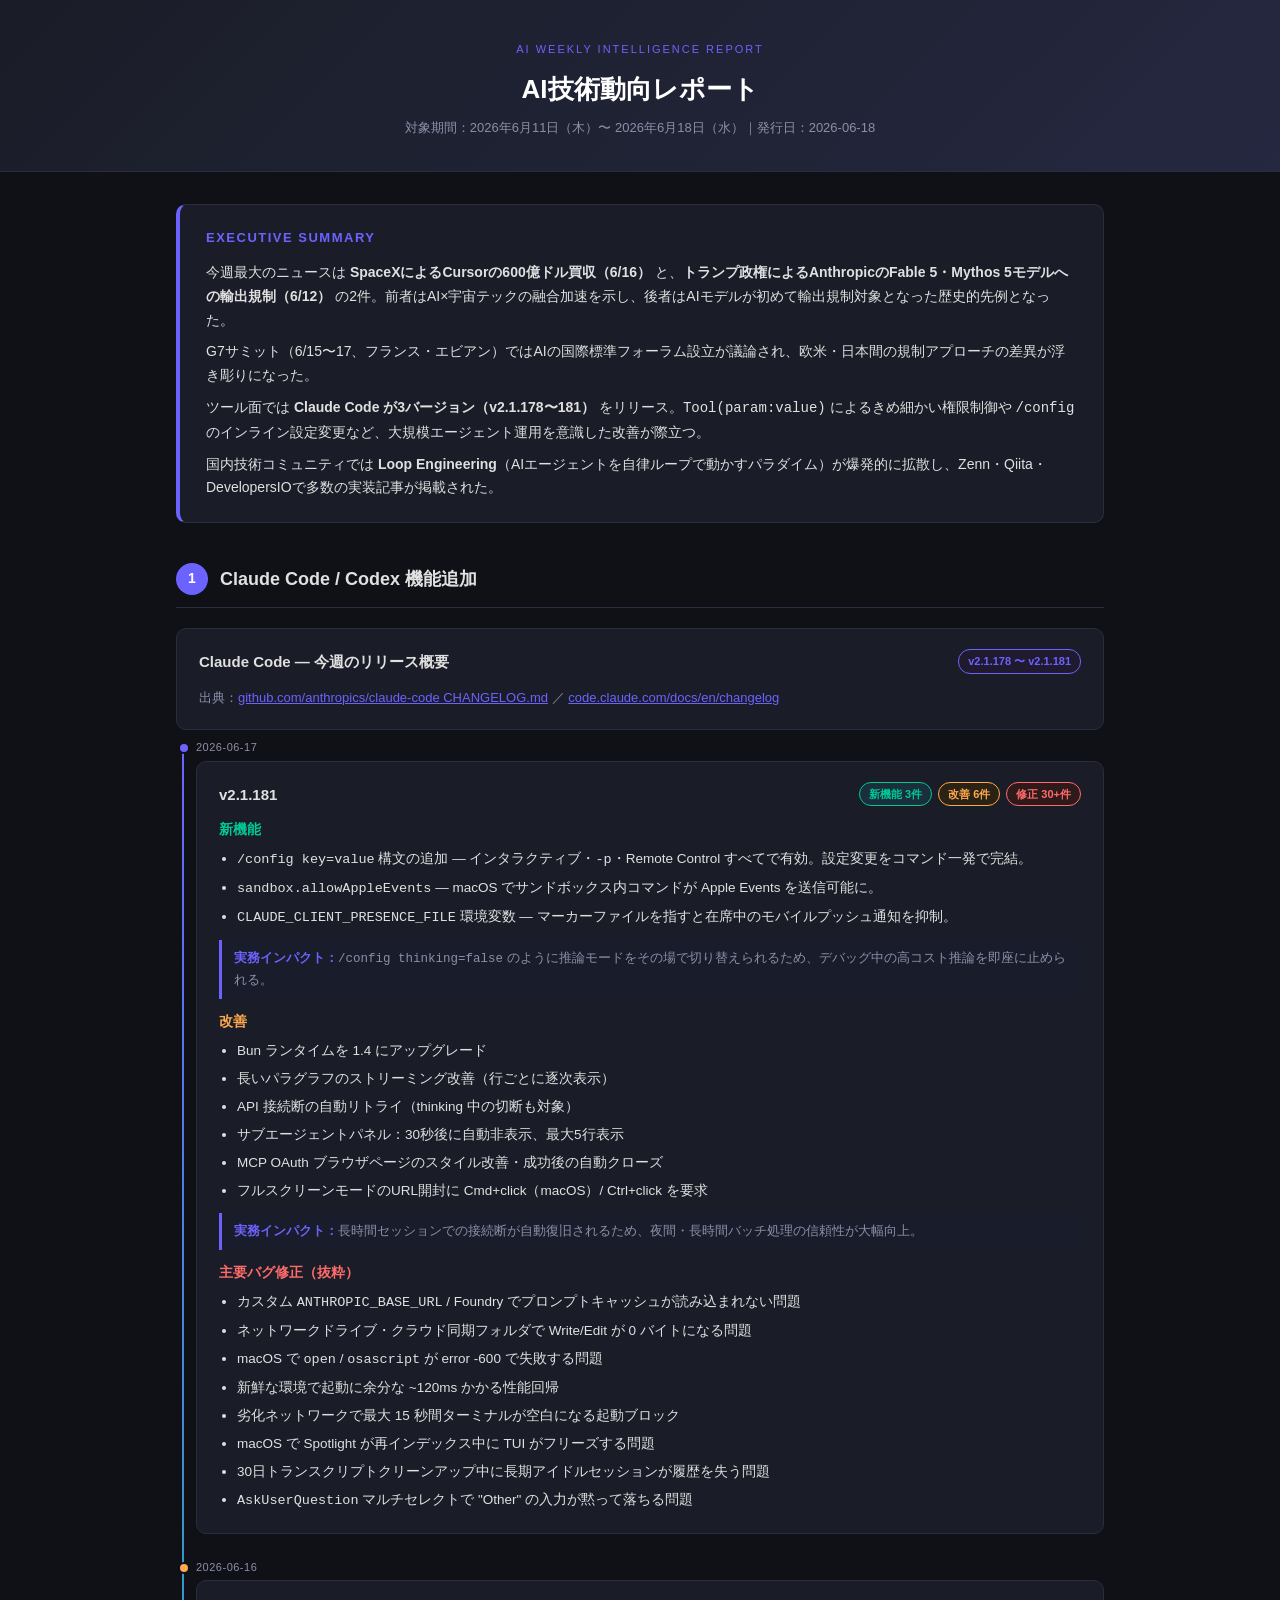
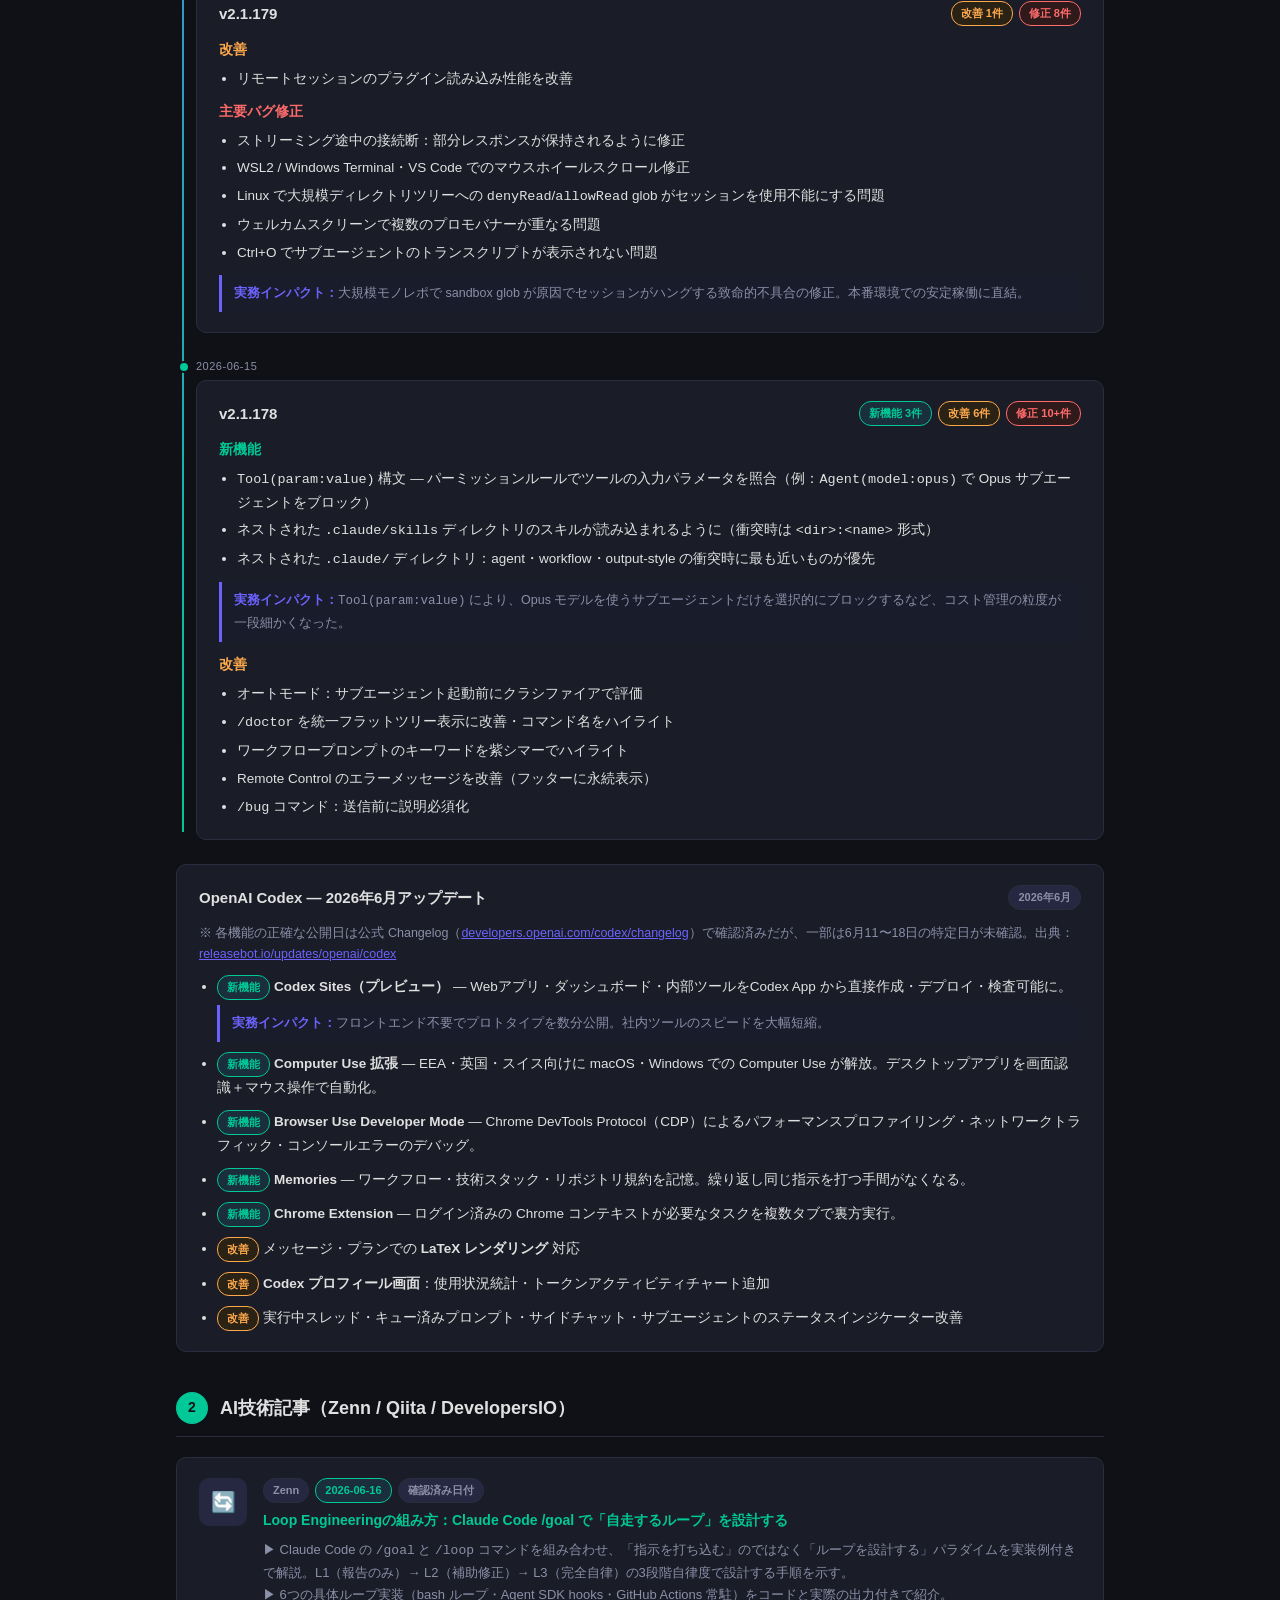
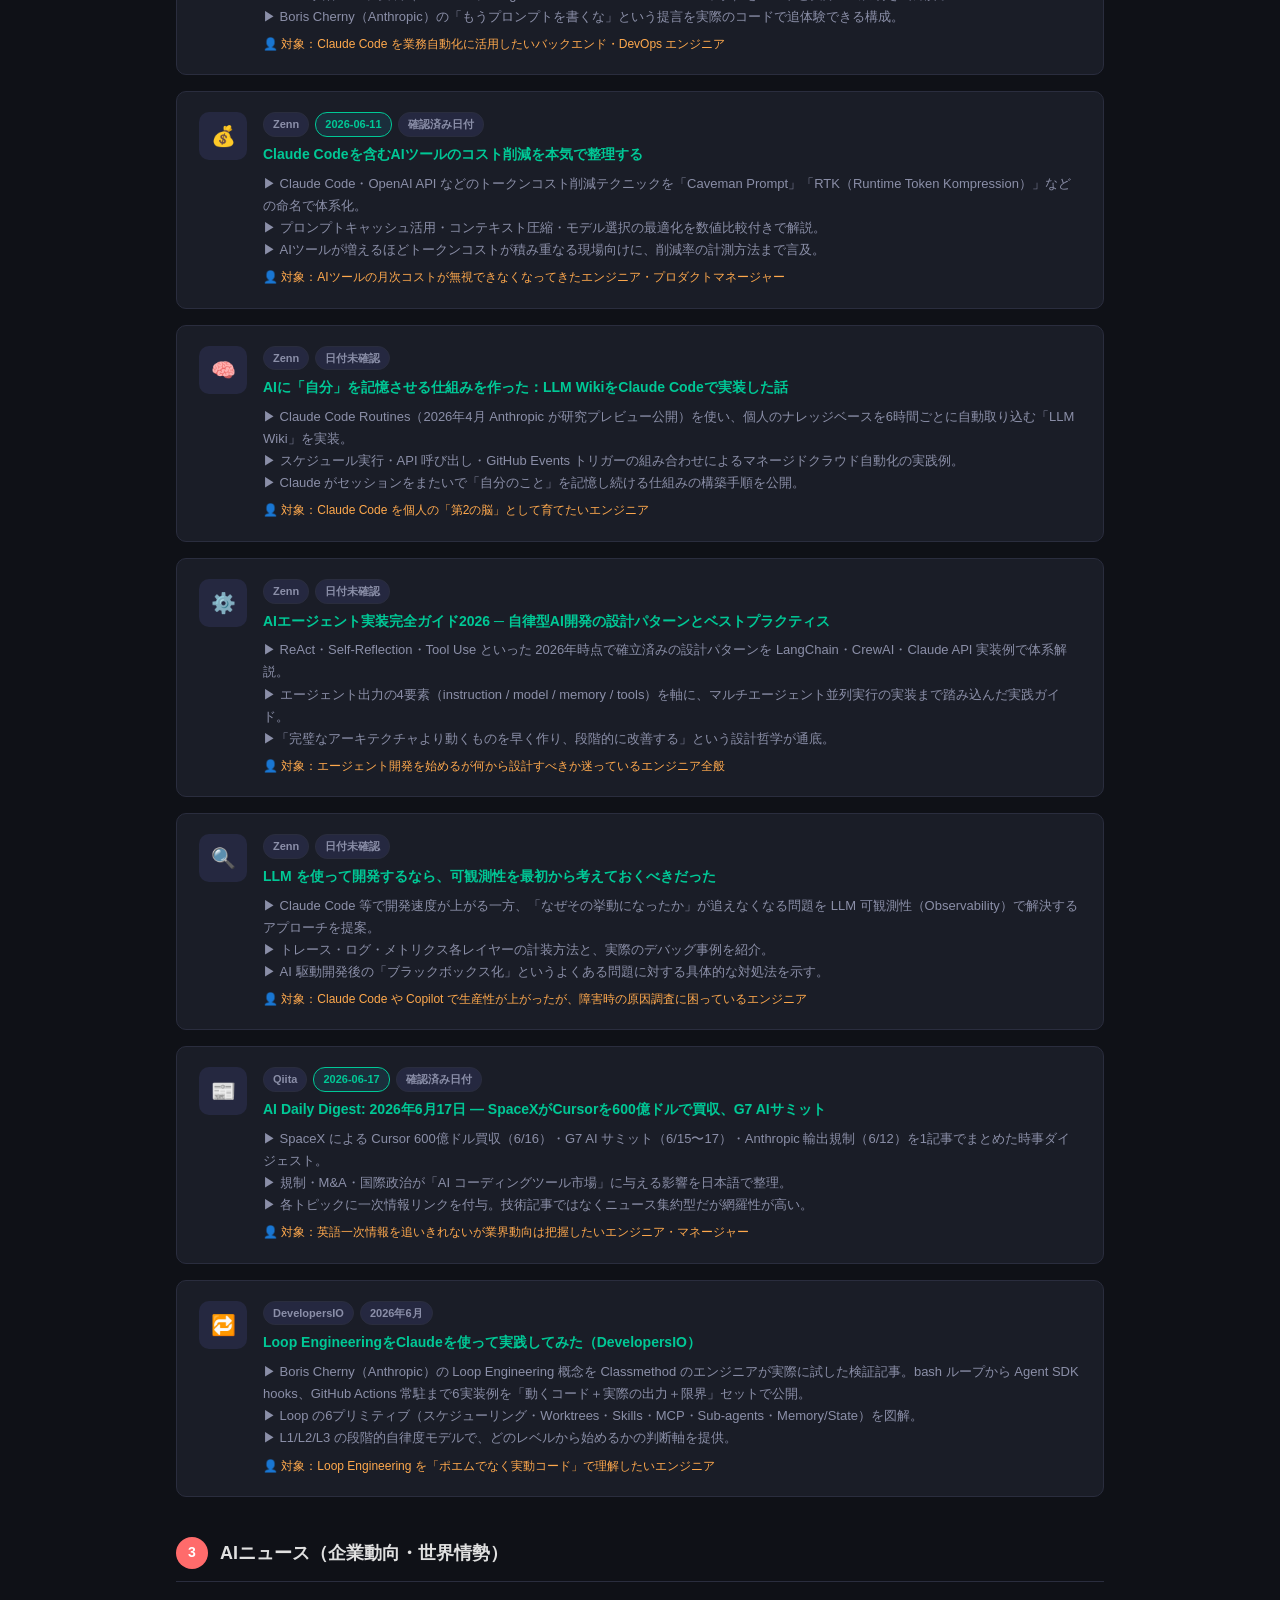
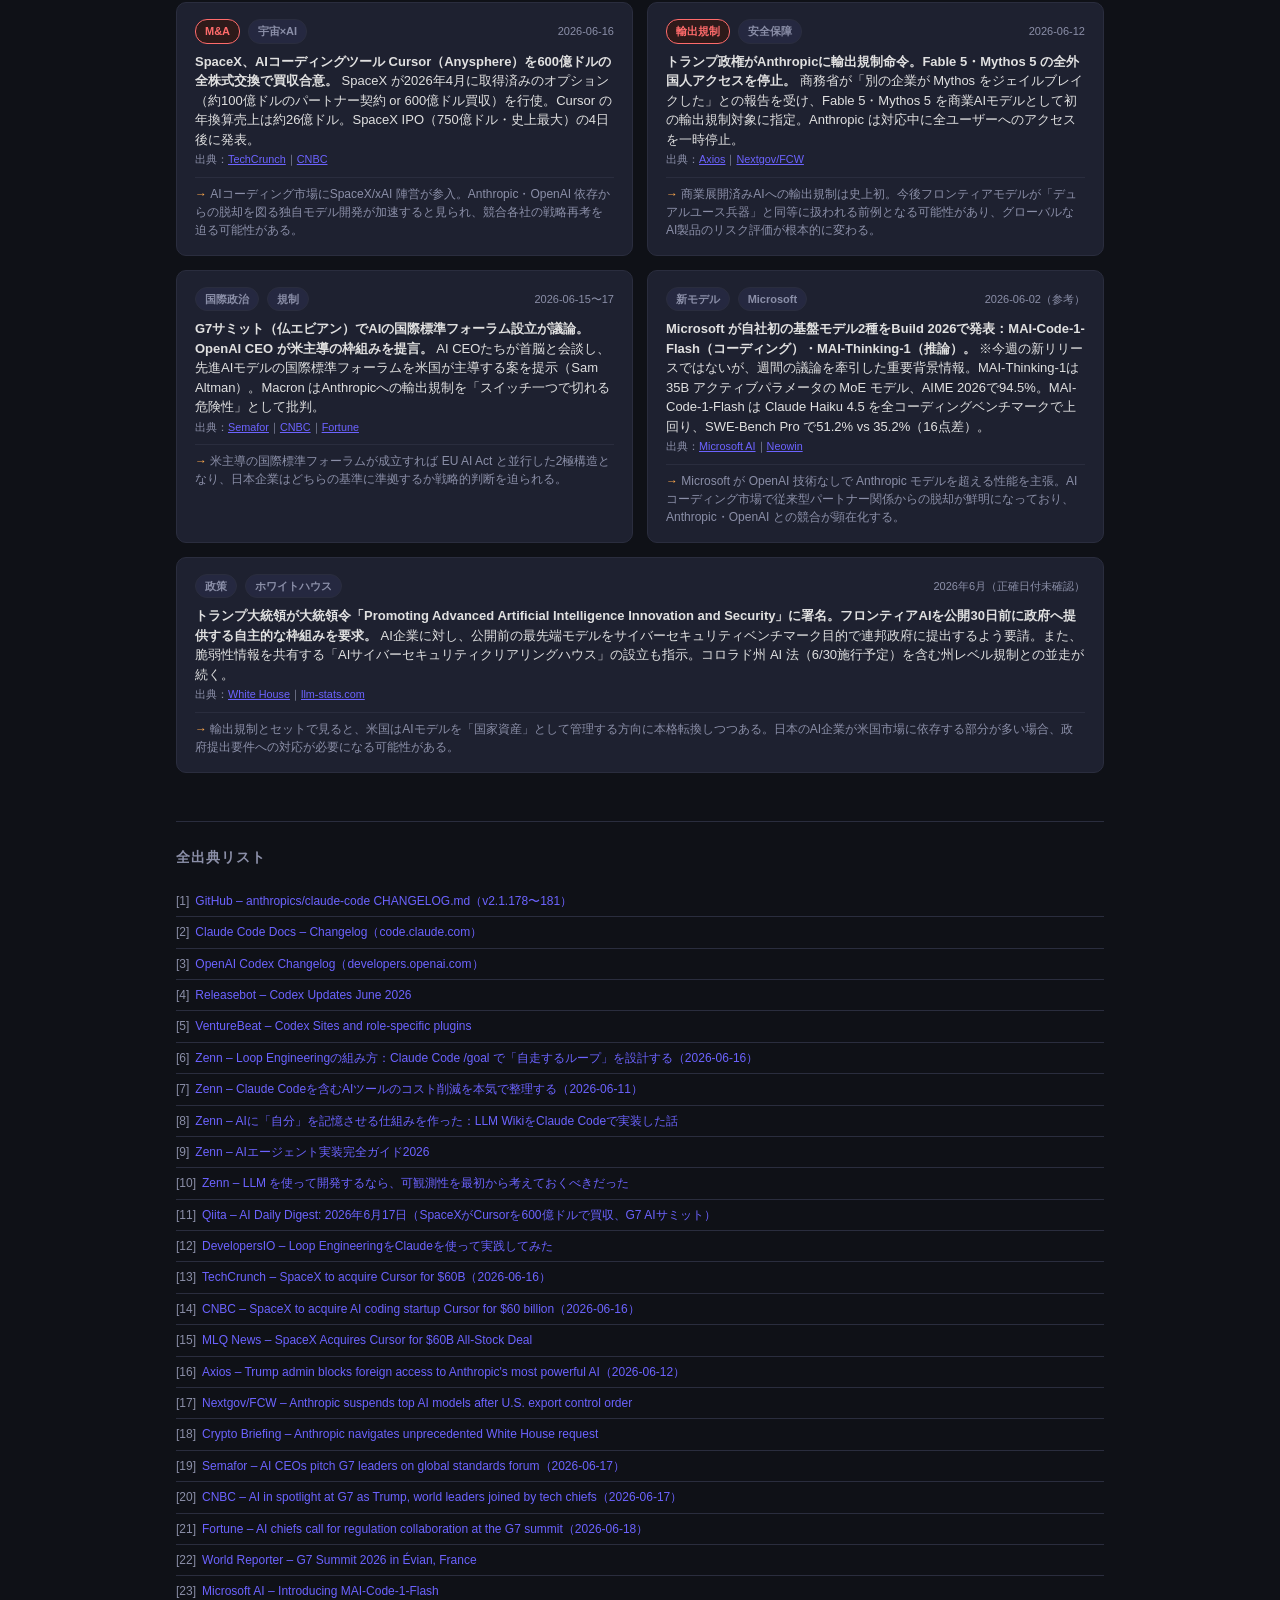
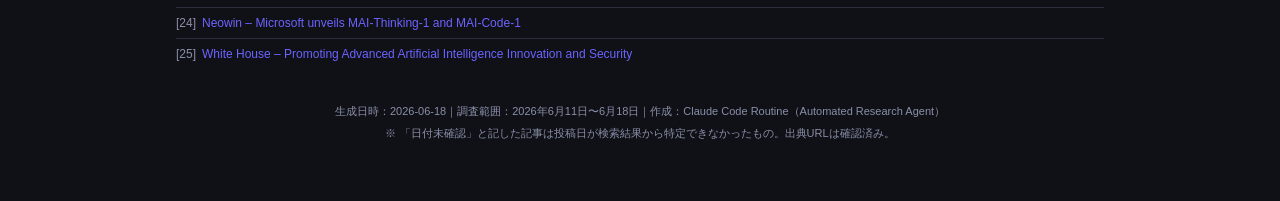
<file: AI-Weekly-Report_2026-06-18.html>
<!DOCTYPE html>
<html lang="ja">
<head>
<meta charset="UTF-8">
<meta name="viewport" content="width=device-width, initial-scale=1.0">
<title>AI技術動向レポート 2026-06-18</title>
<style>
  :root {
    --bg: #0f1117;
    --card: #1a1d27;
    --card2: #1e2130;
    --accent: #6c63ff;
    --accent2: #00c896;
    --accent3: #ff6b6b;
    --accent4: #ffa94d;
    --text: #e0e0e0;
    --text-muted: #8b8fa8;
    --border: #2a2d3e;
    --tag-bg: #252840;
  }
  * { box-sizing: border-box; margin: 0; padding: 0; }
  body {
    font-family: 'Segoe UI', 'Hiragino Sans', 'Meiryo', sans-serif;
    background: var(--bg);
    color: var(--text);
    line-height: 1.7;
    padding: 0 0 60px;
  }

  /* ── HEADER ── */
  .report-header {
    background: linear-gradient(135deg, #1a1d27 0%, #252840 100%);
    border-bottom: 1px solid var(--border);
    padding: 40px 20px 32px;
    text-align: center;
  }
  .report-header .label {
    font-size: 11px;
    letter-spacing: 2px;
    text-transform: uppercase;
    color: var(--accent);
    margin-bottom: 8px;
  }
  .report-header h1 {
    font-size: 26px;
    font-weight: 700;
    color: #fff;
    margin-bottom: 6px;
  }
  .report-header .period {
    font-size: 13px;
    color: var(--text-muted);
  }

  /* ── LAYOUT ── */
  .container { max-width: 960px; margin: 0 auto; padding: 0 16px; }

  /* ── EXECUTIVE SUMMARY ── */
  .summary-box {
    background: var(--card);
    border: 1px solid var(--border);
    border-left: 4px solid var(--accent);
    border-radius: 10px;
    padding: 22px 26px;
    margin: 32px 0 24px;
  }
  .summary-box h2 {
    font-size: 13px;
    text-transform: uppercase;
    letter-spacing: 1.5px;
    color: var(--accent);
    margin-bottom: 12px;
  }
  .summary-box p { font-size: 14px; color: var(--text); margin-bottom: 8px; }
  .summary-box p:last-child { margin-bottom: 0; }

  /* ── SECTION HEADERS ── */
  .section { margin-top: 40px; }
  .section-title {
    display: flex;
    align-items: center;
    gap: 12px;
    margin-bottom: 20px;
    padding-bottom: 12px;
    border-bottom: 1px solid var(--border);
  }
  .section-number {
    width: 32px; height: 32px;
    border-radius: 50%;
    display: flex; align-items: center; justify-content: center;
    font-size: 14px; font-weight: 700; flex-shrink: 0;
  }
  .num-purple { background: var(--accent); color: #fff; }
  .num-green  { background: var(--accent2); color: #0f1117; }
  .num-red    { background: var(--accent3); color: #fff; }
  .section-title h2 { font-size: 18px; font-weight: 700; }

  /* ── CARDS ── */
  .card {
    background: var(--card);
    border: 1px solid var(--border);
    border-radius: 10px;
    padding: 20px 22px;
    margin-bottom: 16px;
    transition: border-color .2s;
  }
  .card:hover { border-color: var(--accent); }

  .card-header {
    display: flex;
    align-items: flex-start;
    justify-content: space-between;
    gap: 12px;
    margin-bottom: 12px;
    flex-wrap: wrap;
  }
  .card-title { font-size: 15px; font-weight: 700; flex: 1; min-width: 0; }
  .card-meta { display: flex; gap: 6px; flex-wrap: wrap; flex-shrink: 0; }

  .tag {
    display: inline-block;
    padding: 2px 9px;
    border-radius: 12px;
    font-size: 11px;
    font-weight: 600;
    background: var(--tag-bg);
    color: var(--text-muted);
    border: 1px solid var(--border);
    white-space: nowrap;
  }
  .tag-new    { background: #1a2e3b; color: var(--accent2); border-color: var(--accent2); }
  .tag-fix    { background: #2e1a1a; color: var(--accent3); border-color: var(--accent3); }
  .tag-imp    { background: #2a2215; color: var(--accent4); border-color: var(--accent4); }
  .tag-ver    { background: #1f1a2e; color: var(--accent); border-color: var(--accent); }

  .card-body { font-size: 13.5px; color: var(--text); }
  .card-body ul { padding-left: 18px; }
  .card-body li { margin-bottom: 5px; }
  .card-body li:last-child { margin-bottom: 0; }

  .impact-box {
    background: #191c2a;
    border-left: 3px solid var(--accent);
    border-radius: 0 6px 6px 0;
    padding: 8px 12px;
    margin-top: 10px;
    font-size: 12.5px;
    color: var(--text-muted);
  }
  .impact-box strong { color: var(--accent); }

  /* ── VERSION TIMELINE ── */
  .timeline { position: relative; padding-left: 20px; }
  .timeline::before {
    content: '';
    position: absolute;
    left: 6px; top: 8px; bottom: 8px;
    width: 2px;
    background: linear-gradient(to bottom, var(--accent), var(--accent2));
  }
  .tl-item { position: relative; margin-bottom: 24px; }
  .tl-dot {
    position: absolute;
    left: -18px; top: 4px;
    width: 12px; height: 12px;
    border-radius: 50%;
    background: var(--accent);
    border: 2px solid var(--bg);
  }
  .tl-date {
    font-size: 11px;
    color: var(--text-muted);
    margin-bottom: 4px;
    letter-spacing: .5px;
  }
  .tl-ver { font-size: 14px; font-weight: 700; margin-bottom: 8px; }

  /* ── ARTICLE CARD ── */
  .article-card { display: flex; gap: 16px; flex-wrap: wrap; }
  .article-badge {
    width: 48px; height: 48px; border-radius: 10px;
    display: flex; align-items: center; justify-content: center;
    font-size: 20px; flex-shrink: 0;
    background: var(--tag-bg);
  }
  .article-content { flex: 1; min-width: 200px; }
  .article-title { font-size: 14px; font-weight: 700; margin-bottom: 6px; }
  .article-title a { color: var(--accent2); text-decoration: none; }
  .article-title a:hover { text-decoration: underline; }
  .article-summary { font-size: 13px; color: var(--text-muted); margin-bottom: 6px; }
  .article-for { font-size: 12px; color: var(--accent4); }

  /* ── NEWS CARD ── */
  .news-grid { display: grid; grid-template-columns: 1fr 1fr; gap: 14px; }
  @media (max-width: 640px) { .news-grid { grid-template-columns: 1fr; } }
  .news-card {
    background: var(--card2);
    border: 1px solid var(--border);
    border-radius: 10px;
    padding: 16px 18px;
    font-size: 13px;
  }
  .news-card:hover { border-color: var(--accent3); }
  .news-meta { display: flex; justify-content: space-between; align-items: center; margin-bottom: 8px; flex-wrap: wrap; gap: 4px; }
  .news-date { font-size: 11px; color: var(--text-muted); }
  .news-fact { color: var(--text); margin-bottom: 8px; line-height: 1.5; }
  .news-implication { color: var(--text-muted); font-size: 12px; border-top: 1px solid var(--border); padding-top: 7px; line-height: 1.5; }
  .news-implication::before { content: '→ '; color: var(--accent4); font-weight: 700; }

  /* ── SOURCES ── */
  .sources {
    margin-top: 48px;
    padding-top: 24px;
    border-top: 1px solid var(--border);
  }
  .sources h2 { font-size: 14px; font-weight: 700; margin-bottom: 16px; color: var(--text-muted); text-transform: uppercase; letter-spacing: 1px; }
  .source-list { list-style: none; }
  .source-list li {
    padding: 5px 0;
    border-bottom: 1px solid var(--border);
    font-size: 12px;
  }
  .source-list li:last-child { border-bottom: none; }
  .source-list a { color: var(--accent); text-decoration: none; word-break: break-all; }
  .source-list a:hover { text-decoration: underline; }
  .source-num { color: var(--text-muted); margin-right: 6px; }

  /* ── FOOTER ── */
  .footer {
    text-align: center;
    padding: 32px 0 0;
    font-size: 11px;
    color: var(--text-muted);
  }
</style>
</head>
<body>

<!-- ────────── HEADER ────────── -->
<header class="report-header">
  <p class="label">AI Weekly Intelligence Report</p>
  <h1>AI技術動向レポート</h1>
  <p class="period">対象期間：2026年6月11日（木）〜 2026年6月18日（水）｜発行日：2026-06-18</p>
</header>

<div class="container">

  <!-- ────────── EXECUTIVE SUMMARY ────────── -->
  <div class="summary-box">
    <h2>Executive Summary</h2>
    <p>今週最大のニュースは <strong>SpaceXによるCursorの600億ドル買収（6/16）</strong> と、<strong>トランプ政権によるAnthropicのFable 5・Mythos 5モデルへの輸出規制（6/12）</strong> の2件。前者はAI×宇宙テックの融合加速を示し、後者はAIモデルが初めて輸出規制対象となった歴史的先例となった。</p>
    <p>G7サミット（6/15〜17、フランス・エビアン）ではAIの国際標準フォーラム設立が議論され、欧米・日本間の規制アプローチの差異が浮き彫りになった。</p>
    <p>ツール面では <strong>Claude Code が3バージョン（v2.1.178〜181）</strong> をリリース。<code>Tool(param:value)</code> によるきめ細かい権限制御や <code>/config</code> のインライン設定変更など、大規模エージェント運用を意識した改善が際立つ。</p>
    <p>国内技術コミュニティでは <strong>Loop Engineering</strong>（AIエージェントを自律ループで動かすパラダイム）が爆発的に拡散し、Zenn・Qiita・DevelopersIOで多数の実装記事が掲載された。</p>
  </div>

  <!-- ═══════════════════════════════════════
       SECTION 1: Claude Code / Codex
  ═══════════════════════════════════════ -->
  <section class="section">
    <div class="section-title">
      <div class="section-number num-purple">1</div>
      <h2>Claude Code / Codex 機能追加</h2>
    </div>

    <!-- Sub: Claude Code -->
    <div class="card" style="margin-bottom:8px;">
      <div class="card-header">
        <div class="card-title">Claude Code — 今週のリリース概要</div>
        <div class="card-meta">
          <span class="tag tag-ver">v2.1.178 〜 v2.1.181</span>
        </div>
      </div>
      <div class="card-body" style="font-size:13px; color:var(--text-muted);">
        出典：<a href="https://raw.githubusercontent.com/anthropics/claude-code/main/CHANGELOG.md" style="color:var(--accent);">github.com/anthropics/claude-code CHANGELOG.md</a> ／ <a href="https://code.claude.com/docs/en/changelog" style="color:var(--accent);">code.claude.com/docs/en/changelog</a>
      </div>
    </div>

    <div class="timeline">

      <!-- v2.1.181 -->
      <div class="tl-item">
        <div class="tl-dot"></div>
        <div class="tl-date">2026-06-17</div>
        <div class="card" style="margin-left:0;">
          <div class="card-header">
            <div class="card-title">v2.1.181</div>
            <div class="card-meta">
              <span class="tag tag-new">新機能 3件</span>
              <span class="tag tag-imp">改善 6件</span>
              <span class="tag tag-fix">修正 30+件</span>
            </div>
          </div>
          <div class="card-body">
            <p style="font-weight:700; margin-bottom:6px; color:var(--accent2);">新機能</p>
            <ul>
              <li><code>/config key=value</code> 構文の追加 — インタラクティブ・<code>-p</code>・Remote Control すべてで有効。設定変更をコマンド一発で完結。</li>
              <li><code>sandbox.allowAppleEvents</code> — macOS でサンドボックス内コマンドが Apple Events を送信可能に。</li>
              <li><code>CLAUDE_CLIENT_PRESENCE_FILE</code> 環境変数 — マーカーファイルを指すと在席中のモバイルプッシュ通知を抑制。</li>
            </ul>
            <div class="impact-box"><strong>実務インパクト：</strong><code>/config thinking=false</code> のように推論モードをその場で切り替えられるため、デバッグ中の高コスト推論を即座に止められる。</div>

            <p style="font-weight:700; margin:12px 0 6px; color:var(--accent4);">改善</p>
            <ul>
              <li>Bun ランタイムを 1.4 にアップグレード</li>
              <li>長いパラグラフのストリーミング改善（行ごとに逐次表示）</li>
              <li>API 接続断の自動リトライ（thinking 中の切断も対象）</li>
              <li>サブエージェントパネル：30秒後に自動非表示、最大5行表示</li>
              <li>MCP OAuth ブラウザページのスタイル改善・成功後の自動クローズ</li>
              <li>フルスクリーンモードのURL開封に Cmd+click（macOS）/ Ctrl+click を要求</li>
            </ul>
            <div class="impact-box"><strong>実務インパクト：</strong>長時間セッションでの接続断が自動復旧されるため、夜間・長時間バッチ処理の信頼性が大幅向上。</div>

            <p style="font-weight:700; margin:12px 0 6px; color:var(--accent3);">主要バグ修正（抜粋）</p>
            <ul>
              <li>カスタム <code>ANTHROPIC_BASE_URL</code> / Foundry でプロンプトキャッシュが読み込まれない問題</li>
              <li>ネットワークドライブ・クラウド同期フォルダで Write/Edit が 0 バイトになる問題</li>
              <li>macOS で <code>open</code> / <code>osascript</code> が error -600 で失敗する問題</li>
              <li>新鮮な環境で起動に余分な ~120ms かかる性能回帰</li>
              <li>劣化ネットワークで最大 15 秒間ターミナルが空白になる起動ブロック</li>
              <li>macOS で Spotlight が再インデックス中に TUI がフリーズする問題</li>
              <li>30日トランスクリプトクリーンアップ中に長期アイドルセッションが履歴を失う問題</li>
              <li><code>AskUserQuestion</code> マルチセレクトで "Other" の入力が黙って落ちる問題</li>
            </ul>
          </div>
        </div>
      </div>

      <!-- v2.1.179 -->
      <div class="tl-item">
        <div class="tl-dot" style="background:var(--accent4);"></div>
        <div class="tl-date">2026-06-16</div>
        <div class="card" style="margin-left:0;">
          <div class="card-header">
            <div class="card-title">v2.1.179</div>
            <div class="card-meta">
              <span class="tag tag-imp">改善 1件</span>
              <span class="tag tag-fix">修正 8件</span>
            </div>
          </div>
          <div class="card-body">
            <p style="font-weight:700; margin-bottom:6px; color:var(--accent4);">改善</p>
            <ul>
              <li>リモートセッションのプラグイン読み込み性能を改善</li>
            </ul>
            <p style="font-weight:700; margin:10px 0 6px; color:var(--accent3);">主要バグ修正</p>
            <ul>
              <li>ストリーミング途中の接続断：部分レスポンスが保持されるように修正</li>
              <li>WSL2 / Windows Terminal・VS Code でのマウスホイールスクロール修正</li>
              <li>Linux で大規模ディレクトリツリーへの <code>denyRead</code>/<code>allowRead</code> glob がセッションを使用不能にする問題</li>
              <li>ウェルカムスクリーンで複数のプロモバナーが重なる問題</li>
              <li>Ctrl+O でサブエージェントのトランスクリプトが表示されない問題</li>
            </ul>
            <div class="impact-box"><strong>実務インパクト：</strong>大規模モノレポで sandbox glob が原因でセッションがハングする致命的不具合の修正。本番環境での安定稼働に直結。</div>
          </div>
        </div>
      </div>

      <!-- v2.1.178 -->
      <div class="tl-item">
        <div class="tl-dot" style="background:var(--accent2);"></div>
        <div class="tl-date">2026-06-15</div>
        <div class="card" style="margin-left:0;">
          <div class="card-header">
            <div class="card-title">v2.1.178</div>
            <div class="card-meta">
              <span class="tag tag-new">新機能 3件</span>
              <span class="tag tag-imp">改善 6件</span>
              <span class="tag tag-fix">修正 10+件</span>
            </div>
          </div>
          <div class="card-body">
            <p style="font-weight:700; margin-bottom:6px; color:var(--accent2);">新機能</p>
            <ul>
              <li><code>Tool(param:value)</code> 構文 — パーミッションルールでツールの入力パラメータを照合（例：<code>Agent(model:opus)</code> で Opus サブエージェントをブロック）</li>
              <li>ネストされた <code>.claude/skills</code> ディレクトリのスキルが読み込まれるように（衝突時は <code>&lt;dir&gt;:&lt;name&gt;</code> 形式）</li>
              <li>ネストされた <code>.claude/</code> ディレクトリ：agent・workflow・output-style の衝突時に最も近いものが優先</li>
            </ul>
            <div class="impact-box"><strong>実務インパクト：</strong><code>Tool(param:value)</code> により、Opus モデルを使うサブエージェントだけを選択的にブロックするなど、コスト管理の粒度が一段細かくなった。</div>

            <p style="font-weight:700; margin:12px 0 6px; color:var(--accent4);">改善</p>
            <ul>
              <li>オートモード：サブエージェント起動前にクラシファイアで評価</li>
              <li><code>/doctor</code> を統一フラットツリー表示に改善・コマンド名をハイライト</li>
              <li>ワークフロープロンプトのキーワードを紫シマーでハイライト</li>
              <li>Remote Control のエラーメッセージを改善（フッターに永続表示）</li>
              <li><code>/bug</code> コマンド：送信前に説明必須化</li>
            </ul>
          </div>
        </div>
      </div>

    </div><!-- /timeline -->

    <!-- Sub: Codex -->
    <div class="card" style="margin-top:24px;">
      <div class="card-header">
        <div class="card-title">OpenAI Codex — 2026年6月アップデート</div>
        <div class="card-meta">
          <span class="tag">2026年6月</span>
        </div>
      </div>
      <div class="card-body" style="font-size:12.5px; color:var(--text-muted); margin-bottom:10px;">
        ※ 各機能の正確な公開日は公式 Changelog（<a href="https://developers.openai.com/codex/changelog" style="color:var(--accent);">developers.openai.com/codex/changelog</a>）で確認済みだが、一部は6月11〜18日の特定日が未確認。出典：<a href="https://releasebot.io/updates/openai/codex" style="color:var(--accent);">releasebot.io/updates/openai/codex</a>
      </div>
      <div class="card-body">
        <ul>
          <li><span class="tag tag-new" style="margin-right:4px;">新機能</span><strong>Codex Sites（プレビュー）</strong> — Webアプリ・ダッシュボード・内部ツールをCodex App から直接作成・デプロイ・検査可能に。<div class="impact-box" style="margin-top:5px;"><strong>実務インパクト：</strong>フロントエンド不要でプロトタイプを数分公開。社内ツールのスピードを大幅短縮。</div></li>
          <li style="margin-top:10px;"><span class="tag tag-new" style="margin-right:4px;">新機能</span><strong>Computer Use 拡張</strong> — EEA・英国・スイス向けに macOS・Windows での Computer Use が解放。デスクトップアプリを画面認識＋マウス操作で自動化。</li>
          <li style="margin-top:10px;"><span class="tag tag-new" style="margin-right:4px;">新機能</span><strong>Browser Use Developer Mode</strong> — Chrome DevTools Protocol（CDP）によるパフォーマンスプロファイリング・ネットワークトラフィック・コンソールエラーのデバッグ。</li>
          <li style="margin-top:10px;"><span class="tag tag-new" style="margin-right:4px;">新機能</span><strong>Memories</strong> — ワークフロー・技術スタック・リポジトリ規約を記憶。繰り返し同じ指示を打つ手間がなくなる。</li>
          <li style="margin-top:10px;"><span class="tag tag-new" style="margin-right:4px;">新機能</span><strong>Chrome Extension</strong> — ログイン済みの Chrome コンテキストが必要なタスクを複数タブで裏方実行。</li>
          <li style="margin-top:10px;"><span class="tag tag-imp" style="margin-right:4px;">改善</span>メッセージ・プランでの <strong>LaTeX レンダリング</strong> 対応</li>
          <li style="margin-top:10px;"><span class="tag tag-imp" style="margin-right:4px;">改善</span><strong>Codex プロフィール画面</strong>：使用状況統計・トークンアクティビティチャート追加</li>
          <li style="margin-top:10px;"><span class="tag tag-imp" style="margin-right:4px;">改善</span>実行中スレッド・キュー済みプロンプト・サイドチャット・サブエージェントのステータスインジケーター改善</li>
        </ul>
      </div>
    </div>

  </section>

  <!-- ═══════════════════════════════════════
       SECTION 2: TECH ARTICLES
  ═══════════════════════════════════════ -->
  <section class="section">
    <div class="section-title">
      <div class="section-number num-green">2</div>
      <h2>AI技術記事（Zenn / Qiita / DevelopersIO）</h2>
    </div>

    <!-- Article 1 -->
    <div class="card">
      <div class="article-card">
        <div class="article-badge">🔄</div>
        <div class="article-content">
          <div class="card-meta" style="margin-bottom:6px;">
            <span class="tag">Zenn</span>
            <span class="tag tag-new">2026-06-16</span>
            <span class="tag">確認済み日付</span>
          </div>
          <div class="article-title">
            <a href="https://zenn.dev/ino_h/articles/2026-06-16-loop-engineering-goal" target="_blank">Loop Engineeringの組み方：Claude Code /goal で「自走するループ」を設計する</a>
          </div>
          <div class="article-summary">
            ▶ Claude Code の <code>/goal</code> と <code>/loop</code> コマンドを組み合わせ、「指示を打ち込む」のではなく「ループを設計する」パラダイムを実装例付きで解説。L1（報告のみ）→ L2（補助修正）→ L3（完全自律）の3段階自律度で設計する手順を示す。<br>
            ▶ 6つの具体ループ実装（bash ループ・Agent SDK hooks・GitHub Actions 常駐）をコードと実際の出力付きで紹介。<br>
            ▶ Boris Cherny（Anthropic）の「もうプロンプトを書くな」という提言を実際のコードで追体験できる構成。
          </div>
          <div class="article-for">👤 対象：Claude Code を業務自動化に活用したいバックエンド・DevOps エンジニア</div>
        </div>
      </div>
    </div>

    <!-- Article 2 -->
    <div class="card">
      <div class="article-card">
        <div class="article-badge">💰</div>
        <div class="article-content">
          <div class="card-meta" style="margin-bottom:6px;">
            <span class="tag">Zenn</span>
            <span class="tag tag-new">2026-06-11</span>
            <span class="tag">確認済み日付</span>
          </div>
          <div class="article-title">
            <a href="https://zenn.dev/dx_pm_product/articles/ai-token-cost-reduction-guide" target="_blank">Claude Codeを含むAIツールのコスト削減を本気で整理する</a>
          </div>
          <div class="article-summary">
            ▶ Claude Code・OpenAI API などのトークンコスト削減テクニックを「Caveman Prompt」「RTK（Runtime Token Kompression）」などの命名で体系化。<br>
            ▶ プロンプトキャッシュ活用・コンテキスト圧縮・モデル選択の最適化を数値比較付きで解説。<br>
            ▶ AIツールが増えるほどトークンコストが積み重なる現場向けに、削減率の計測方法まで言及。
          </div>
          <div class="article-for">👤 対象：AIツールの月次コストが無視できなくなってきたエンジニア・プロダクトマネージャー</div>
        </div>
      </div>
    </div>

    <!-- Article 3 -->
    <div class="card">
      <div class="article-card">
        <div class="article-badge">🧠</div>
        <div class="article-content">
          <div class="card-meta" style="margin-bottom:6px;">
            <span class="tag">Zenn</span>
            <span class="tag">日付未確認</span>
          </div>
          <div class="article-title">
            <a href="https://zenn.dev/biscuit/articles/llm-wiki-claude-code-personal-knowledge-base" target="_blank">AIに「自分」を記憶させる仕組みを作った：LLM WikiをClaude Codeで実装した話</a>
          </div>
          <div class="article-summary">
            ▶ Claude Code Routines（2026年4月 Anthropic が研究プレビュー公開）を使い、個人のナレッジベースを6時間ごとに自動取り込む「LLM Wiki」を実装。<br>
            ▶ スケジュール実行・API 呼び出し・GitHub Events トリガーの組み合わせによるマネージドクラウド自動化の実践例。<br>
            ▶ Claude がセッションをまたいで「自分のこと」を記憶し続ける仕組みの構築手順を公開。
          </div>
          <div class="article-for">👤 対象：Claude Code を個人の「第2の脳」として育てたいエンジニア</div>
        </div>
      </div>
    </div>

    <!-- Article 4 -->
    <div class="card">
      <div class="article-card">
        <div class="article-badge">⚙️</div>
        <div class="article-content">
          <div class="card-meta" style="margin-bottom:6px;">
            <span class="tag">Zenn</span>
            <span class="tag">日付未確認</span>
          </div>
          <div class="article-title">
            <a href="https://zenn.dev/ai_nexus/articles/ai-agents-design-patterns" target="_blank">AIエージェント実装完全ガイド2026 ─ 自律型AI開発の設計パターンとベストプラクティス</a>
          </div>
          <div class="article-summary">
            ▶ ReAct・Self-Reflection・Tool Use といった 2026年時点で確立済みの設計パターンを LangChain・CrewAI・Claude API 実装例で体系解説。<br>
            ▶ エージェント出力の4要素（instruction / model / memory / tools）を軸に、マルチエージェント並列実行の実装まで踏み込んだ実践ガイド。<br>
            ▶「完璧なアーキテクチャより動くものを早く作り、段階的に改善する」という設計哲学が通底。
          </div>
          <div class="article-for">👤 対象：エージェント開発を始めるが何から設計すべきか迷っているエンジニア全般</div>
        </div>
      </div>
    </div>

    <!-- Article 5 -->
    <div class="card">
      <div class="article-card">
        <div class="article-badge">🔍</div>
        <div class="article-content">
          <div class="card-meta" style="margin-bottom:6px;">
            <span class="tag">Zenn</span>
            <span class="tag">日付未確認</span>
          </div>
          <div class="article-title">
            <a href="https://zenn.dev/toshipon/articles/llm-observability-for-indie-dev" target="_blank">LLM を使って開発するなら、可観測性を最初から考えておくべきだった</a>
          </div>
          <div class="article-summary">
            ▶ Claude Code 等で開発速度が上がる一方、「なぜその挙動になったか」が追えなくなる問題を LLM 可観測性（Observability）で解決するアプローチを提案。<br>
            ▶ トレース・ログ・メトリクス各レイヤーの計装方法と、実際のデバッグ事例を紹介。<br>
            ▶ AI 駆動開発後の「ブラックボックス化」というよくある問題に対する具体的な対処法を示す。
          </div>
          <div class="article-for">👤 対象：Claude Code や Copilot で生産性が上がったが、障害時の原因調査に困っているエンジニア</div>
        </div>
      </div>
    </div>

    <!-- Article 6 -->
    <div class="card">
      <div class="article-card">
        <div class="article-badge">📰</div>
        <div class="article-content">
          <div class="card-meta" style="margin-bottom:6px;">
            <span class="tag">Qiita</span>
            <span class="tag tag-new">2026-06-17</span>
            <span class="tag">確認済み日付</span>
          </div>
          <div class="article-title">
            <a href="https://qiita.com/lhjjjk4/items/f7b637dc4fb5dd65d9d1" target="_blank">AI Daily Digest: 2026年6月17日 — SpaceXがCursorを600億ドルで買収、G7 AIサミット</a>
          </div>
          <div class="article-summary">
            ▶ SpaceX による Cursor 600億ドル買収（6/16）・G7 AI サミット（6/15〜17）・Anthropic 輸出規制（6/12）を1記事でまとめた時事ダイジェスト。<br>
            ▶ 規制・M&A・国際政治が「AI コーディングツール市場」に与える影響を日本語で整理。<br>
            ▶ 各トピックに一次情報リンクを付与。技術記事ではなくニュース集約型だが網羅性が高い。
          </div>
          <div class="article-for">👤 対象：英語一次情報を追いきれないが業界動向は把握したいエンジニア・マネージャー</div>
        </div>
      </div>
    </div>

    <!-- Article 7 -->
    <div class="card">
      <div class="article-card">
        <div class="article-badge">🔁</div>
        <div class="article-content">
          <div class="card-meta" style="margin-bottom:6px;">
            <span class="tag">DevelopersIO</span>
            <span class="tag">2026年6月</span>
          </div>
          <div class="article-title">
            <a href="https://dev.classmethod.jp/articles/claude-loop-engineering-practice/" target="_blank">Loop EngineeringをClaudeを使って実践してみた（DevelopersIO）</a>
          </div>
          <div class="article-summary">
            ▶ Boris Cherny（Anthropic）の Loop Engineering 概念を Classmethod のエンジニアが実際に試した検証記事。bash ループから Agent SDK hooks、GitHub Actions 常駐まで6実装例を「動くコード＋実際の出力＋限界」セットで公開。<br>
            ▶ Loop の6プリミティブ（スケジューリング・Worktrees・Skills・MCP・Sub-agents・Memory/State）を図解。<br>
            ▶ L1/L2/L3 の段階的自律度モデルで、どのレベルから始めるかの判断軸を提供。
          </div>
          <div class="article-for">👤 対象：Loop Engineering を「ポエムでなく実動コード」で理解したいエンジニア</div>
        </div>
      </div>
    </div>

  </section>

  <!-- ═══════════════════════════════════════
       SECTION 3: AI NEWS
  ═══════════════════════════════════════ -->
  <section class="section">
    <div class="section-title">
      <div class="section-number num-red">3</div>
      <h2>AIニュース（企業動向・世界情勢）</h2>
    </div>

    <div class="news-grid">

      <!-- News 1 -->
      <div class="news-card">
        <div class="news-meta">
          <div>
            <span class="tag tag-fix">M&amp;A</span>
            <span class="tag" style="margin-left:4px;">宇宙×AI</span>
          </div>
          <div class="news-date">2026-06-16</div>
        </div>
        <div class="news-fact">
          <strong>SpaceX、AIコーディングツール Cursor（Anysphere）を600億ドルの全株式交換で買収合意。</strong>
          SpaceX が2026年4月に取得済みのオプション（約100億ドルのパートナー契約 or 600億ドル買収）を行使。Cursor の年換算売上は約26億ドル。SpaceX IPO（750億ドル・史上最大）の4日後に発表。
          <br><small style="color:var(--text-muted);">出典：<a href="https://techcrunch.com/2026/06/16/spacex-to-acquire-cursor-for-60b-in-stock-days-after-blockbuster-ipo/" style="color:var(--accent);">TechCrunch</a>｜<a href="https://www.cnbc.com/2026/06/16/spacex-spcx-cursor-acquisition-ipo.html" style="color:var(--accent);">CNBC</a></small>
        </div>
        <div class="news-implication">AIコーディング市場にSpaceX/xAI 陣営が参入。Anthropic・OpenAI 依存からの脱却を図る独自モデル開発が加速すると見られ、競合各社の戦略再考を迫る可能性がある。</div>
      </div>

      <!-- News 2 -->
      <div class="news-card">
        <div class="news-meta">
          <div>
            <span class="tag tag-fix">輸出規制</span>
            <span class="tag" style="margin-left:4px;">安全保障</span>
          </div>
          <div class="news-date">2026-06-12</div>
        </div>
        <div class="news-fact">
          <strong>トランプ政権がAnthropicに輸出規制命令。Fable 5・Mythos 5 の全外国人アクセスを停止。</strong>
          商務省が「別の企業が Mythos をジェイルブレイクした」との報告を受け、Fable 5・Mythos 5 を商業AIモデルとして初の輸出規制対象に指定。Anthropic は対応中に全ユーザーへのアクセスを一時停止。
          <br><small style="color:var(--text-muted);">出典：<a href="https://www.axios.com/2026/06/12/anthropic-trump-mythos-fable-national-security" style="color:var(--accent);">Axios</a>｜<a href="https://www.nextgov.com/artificial-intelligence/2026/06/anthropic-suspends-top-ai-models-after-us-export-control-order/414173/" style="color:var(--accent);">Nextgov/FCW</a></small>
        </div>
        <div class="news-implication">商業展開済みAIへの輸出規制は史上初。今後フロンティアモデルが「デュアルユース兵器」と同等に扱われる前例となる可能性があり、グローバルなAI製品のリスク評価が根本的に変わる。</div>
      </div>

      <!-- News 3 -->
      <div class="news-card">
        <div class="news-meta">
          <div>
            <span class="tag">国際政治</span>
            <span class="tag" style="margin-left:4px;">規制</span>
          </div>
          <div class="news-date">2026-06-15〜17</div>
        </div>
        <div class="news-fact">
          <strong>G7サミット（仏エビアン）でAIの国際標準フォーラム設立が議論。OpenAI CEO が米主導の枠組みを提言。</strong>
          AI CEOたちが首脳と会談し、先進AIモデルの国際標準フォーラムを米国が主導する案を提示（Sam Altman）。Macron はAnthropicへの輸出規制を「スイッチ一つで切れる危険性」として批判。
          <br><small style="color:var(--text-muted);">出典：<a href="https://www.semafor.com/article/06/17/2026/ai-ceos-talk-global-standards-at-g7" style="color:var(--accent);">Semafor</a>｜<a href="https://www.cnbc.com/2026/06/17/g7-trump-ai-tech-leaders-openai-anthropic-google.html" style="color:var(--accent);">CNBC</a>｜<a href="https://fortune.com/2026/06/18/ai-chiefs-regulation-collaboration-g7-summit/" style="color:var(--accent);">Fortune</a></small>
        </div>
        <div class="news-implication">米主導の国際標準フォーラムが成立すれば EU AI Act と並行した2極構造となり、日本企業はどちらの基準に準拠するか戦略的判断を迫られる。</div>
      </div>

      <!-- News 4 -->
      <div class="news-card">
        <div class="news-meta">
          <div>
            <span class="tag">新モデル</span>
            <span class="tag" style="margin-left:4px;">Microsoft</span>
          </div>
          <div class="news-date">2026-06-02（参考）</div>
        </div>
        <div class="news-fact">
          <strong>Microsoft が自社初の基盤モデル2種をBuild 2026で発表：MAI-Code-1-Flash（コーディング）・MAI-Thinking-1（推論）。</strong>
          ※今週の新リリースではないが、週間の議論を牽引した重要背景情報。MAI-Thinking-1は35B アクティブパラメータの MoE モデル、AIME 2026で94.5%。MAI-Code-1-Flash は Claude Haiku 4.5 を全コーディングベンチマークで上回り、SWE-Bench Pro で51.2% vs 35.2%（16点差）。
          <br><small style="color:var(--text-muted);">出典：<a href="https://microsoft.ai/news/introducingmai-code-1-flash/" style="color:var(--accent);">Microsoft AI</a>｜<a href="https://www.neowin.net/news/microsoft-unveils-mai-thinking-1-reasoning-and-mai-code-1-coding-models/" style="color:var(--accent);">Neowin</a></small>
        </div>
        <div class="news-implication">Microsoft が OpenAI 技術なしで Anthropic モデルを超える性能を主張。AIコーディング市場で従来型パートナー関係からの脱却が鮮明になっており、Anthropic・OpenAI との競合が顕在化する。</div>
      </div>

      <!-- News 5 -->
      <div class="news-card" style="grid-column: 1 / -1;">
        <div class="news-meta">
          <div>
            <span class="tag">政策</span>
            <span class="tag" style="margin-left:4px;">ホワイトハウス</span>
          </div>
          <div class="news-date">2026年6月（正確日付未確認）</div>
        </div>
        <div class="news-fact">
          <strong>トランプ大統領が大統領令「Promoting Advanced Artificial Intelligence Innovation and Security」に署名。フロンティアAIを公開30日前に政府へ提供する自主的な枠組みを要求。</strong>
          AI企業に対し、公開前の最先端モデルをサイバーセキュリティベンチマーク目的で連邦政府に提出するよう要請。また、脆弱性情報を共有する「AIサイバーセキュリティクリアリングハウス」の設立も指示。コロラド州 AI 法（6/30施行予定）を含む州レベル規制との並走が続く。
          <br><small style="color:var(--text-muted);">出典：<a href="https://www.whitehouse.gov/presidential-actions/2026/06/promoting-advanced-artificial-intelligence-innovation-and-security/" style="color:var(--accent);">White House</a>｜<a href="https://llm-stats.com/ai-news" style="color:var(--accent);">llm-stats.com</a></small>
        </div>
        <div class="news-implication">輸出規制とセットで見ると、米国はAIモデルを「国家資産」として管理する方向に本格転換しつつある。日本のAI企業が米国市場に依存する部分が多い場合、政府提出要件への対応が必要になる可能性がある。</div>
      </div>

    </div><!-- /news-grid -->
  </section>

  <!-- ═══════════════════════════════════════
       SOURCES
  ═══════════════════════════════════════ -->
  <div class="sources">
    <h2>全出典リスト</h2>
    <ul class="source-list">
      <li><span class="source-num">[1]</span><a href="https://raw.githubusercontent.com/anthropics/claude-code/main/CHANGELOG.md">GitHub – anthropics/claude-code CHANGELOG.md（v2.1.178〜181）</a></li>
      <li><span class="source-num">[2]</span><a href="https://code.claude.com/docs/en/changelog">Claude Code Docs – Changelog（code.claude.com）</a></li>
      <li><span class="source-num">[3]</span><a href="https://developers.openai.com/codex/changelog">OpenAI Codex Changelog（developers.openai.com）</a></li>
      <li><span class="source-num">[4]</span><a href="https://releasebot.io/updates/openai/codex">Releasebot – Codex Updates June 2026</a></li>
      <li><span class="source-num">[5]</span><a href="https://venturebeat.com/orchestration/openais-codex-update-lets-agents-build-interactive-enterprise-workspaces-via-sites-and-role-specific-plugins">VentureBeat – Codex Sites and role-specific plugins</a></li>
      <li><span class="source-num">[6]</span><a href="https://zenn.dev/ino_h/articles/2026-06-16-loop-engineering-goal">Zenn – Loop Engineeringの組み方：Claude Code /goal で「自走するループ」を設計する（2026-06-16）</a></li>
      <li><span class="source-num">[7]</span><a href="https://zenn.dev/dx_pm_product/articles/ai-token-cost-reduction-guide">Zenn – Claude Codeを含むAIツールのコスト削減を本気で整理する（2026-06-11）</a></li>
      <li><span class="source-num">[8]</span><a href="https://zenn.dev/biscuit/articles/llm-wiki-claude-code-personal-knowledge-base">Zenn – AIに「自分」を記憶させる仕組みを作った：LLM WikiをClaude Codeで実装した話</a></li>
      <li><span class="source-num">[9]</span><a href="https://zenn.dev/ai_nexus/articles/ai-agents-design-patterns">Zenn – AIエージェント実装完全ガイド2026</a></li>
      <li><span class="source-num">[10]</span><a href="https://zenn.dev/toshipon/articles/llm-observability-for-indie-dev">Zenn – LLM を使って開発するなら、可観測性を最初から考えておくべきだった</a></li>
      <li><span class="source-num">[11]</span><a href="https://qiita.com/lhjjjk4/items/f7b637dc4fb5dd65d9d1">Qiita – AI Daily Digest: 2026年6月17日（SpaceXがCursorを600億ドルで買収、G7 AIサミット）</a></li>
      <li><span class="source-num">[12]</span><a href="https://dev.classmethod.jp/articles/claude-loop-engineering-practice/">DevelopersIO – Loop EngineeringをClaudeを使って実践してみた</a></li>
      <li><span class="source-num">[13]</span><a href="https://techcrunch.com/2026/06/16/spacex-to-acquire-cursor-for-60b-in-stock-days-after-blockbuster-ipo/">TechCrunch – SpaceX to acquire Cursor for $60B（2026-06-16）</a></li>
      <li><span class="source-num">[14]</span><a href="https://www.cnbc.com/2026/06/16/spacex-spcx-cursor-acquisition-ipo.html">CNBC – SpaceX to acquire AI coding startup Cursor for $60 billion（2026-06-16）</a></li>
      <li><span class="source-num">[15]</span><a href="https://mlq.ai/news/spacex-acquires-ai-coding-startup-cursor-for-60-billion-in-all-stock-deal/">MLQ News – SpaceX Acquires Cursor for $60B All-Stock Deal</a></li>
      <li><span class="source-num">[16]</span><a href="https://www.axios.com/2026/06/12/anthropic-trump-mythos-fable-national-security">Axios – Trump admin blocks foreign access to Anthropic's most powerful AI（2026-06-12）</a></li>
      <li><span class="source-num">[17]</span><a href="https://www.nextgov.com/artificial-intelligence/2026/06/anthropic-suspends-top-ai-models-after-us-export-control-order/414173/">Nextgov/FCW – Anthropic suspends top AI models after U.S. export control order</a></li>
      <li><span class="source-num">[18]</span><a href="https://cryptobriefing.com/anthropic-white-house-export-controls-ai-models/">Crypto Briefing – Anthropic navigates unprecedented White House request</a></li>
      <li><span class="source-num">[19]</span><a href="https://www.semafor.com/article/06/17/2026/ai-ceos-talk-global-standards-at-g7">Semafor – AI CEOs pitch G7 leaders on global standards forum（2026-06-17）</a></li>
      <li><span class="source-num">[20]</span><a href="https://www.cnbc.com/2026/06/17/g7-trump-ai-tech-leaders-openai-anthropic-google.html">CNBC – AI in spotlight at G7 as Trump, world leaders joined by tech chiefs（2026-06-17）</a></li>
      <li><span class="source-num">[21]</span><a href="https://fortune.com/2026/06/18/ai-chiefs-regulation-collaboration-g7-summit/">Fortune – AI chiefs call for regulation collaboration at the G7 summit（2026-06-18）</a></li>
      <li><span class="source-num">[22]</span><a href="https://worldreporter.com/g7-summit-2026-evian-france-ai-critical-minerals-global-economy/">World Reporter – G7 Summit 2026 in Évian, France</a></li>
      <li><span class="source-num">[23]</span><a href="https://microsoft.ai/news/introducingmai-code-1-flash/">Microsoft AI – Introducing MAI-Code-1-Flash</a></li>
      <li><span class="source-num">[24]</span><a href="https://www.neowin.net/news/microsoft-unveils-mai-thinking-1-reasoning-and-mai-code-1-coding-models/">Neowin – Microsoft unveils MAI-Thinking-1 and MAI-Code-1</a></li>
      <li><span class="source-num">[25]</span><a href="https://www.whitehouse.gov/presidential-actions/2026/06/promoting-advanced-artificial-intelligence-innovation-and-security/">White House – Promoting Advanced Artificial Intelligence Innovation and Security</a></li>
    </ul>
  </div>

  <div class="footer">
    <p>生成日時：2026-06-18｜調査範囲：2026年6月11日〜6月18日｜作成：Claude Code Routine（Automated Research Agent）</p>
    <p style="margin-top:4px;">※ 「日付未確認」と記した記事は投稿日が検索結果から特定できなかったもの。出典URLは確認済み。</p>
  </div>

</div><!-- /container -->
</body>
</html>
</file>
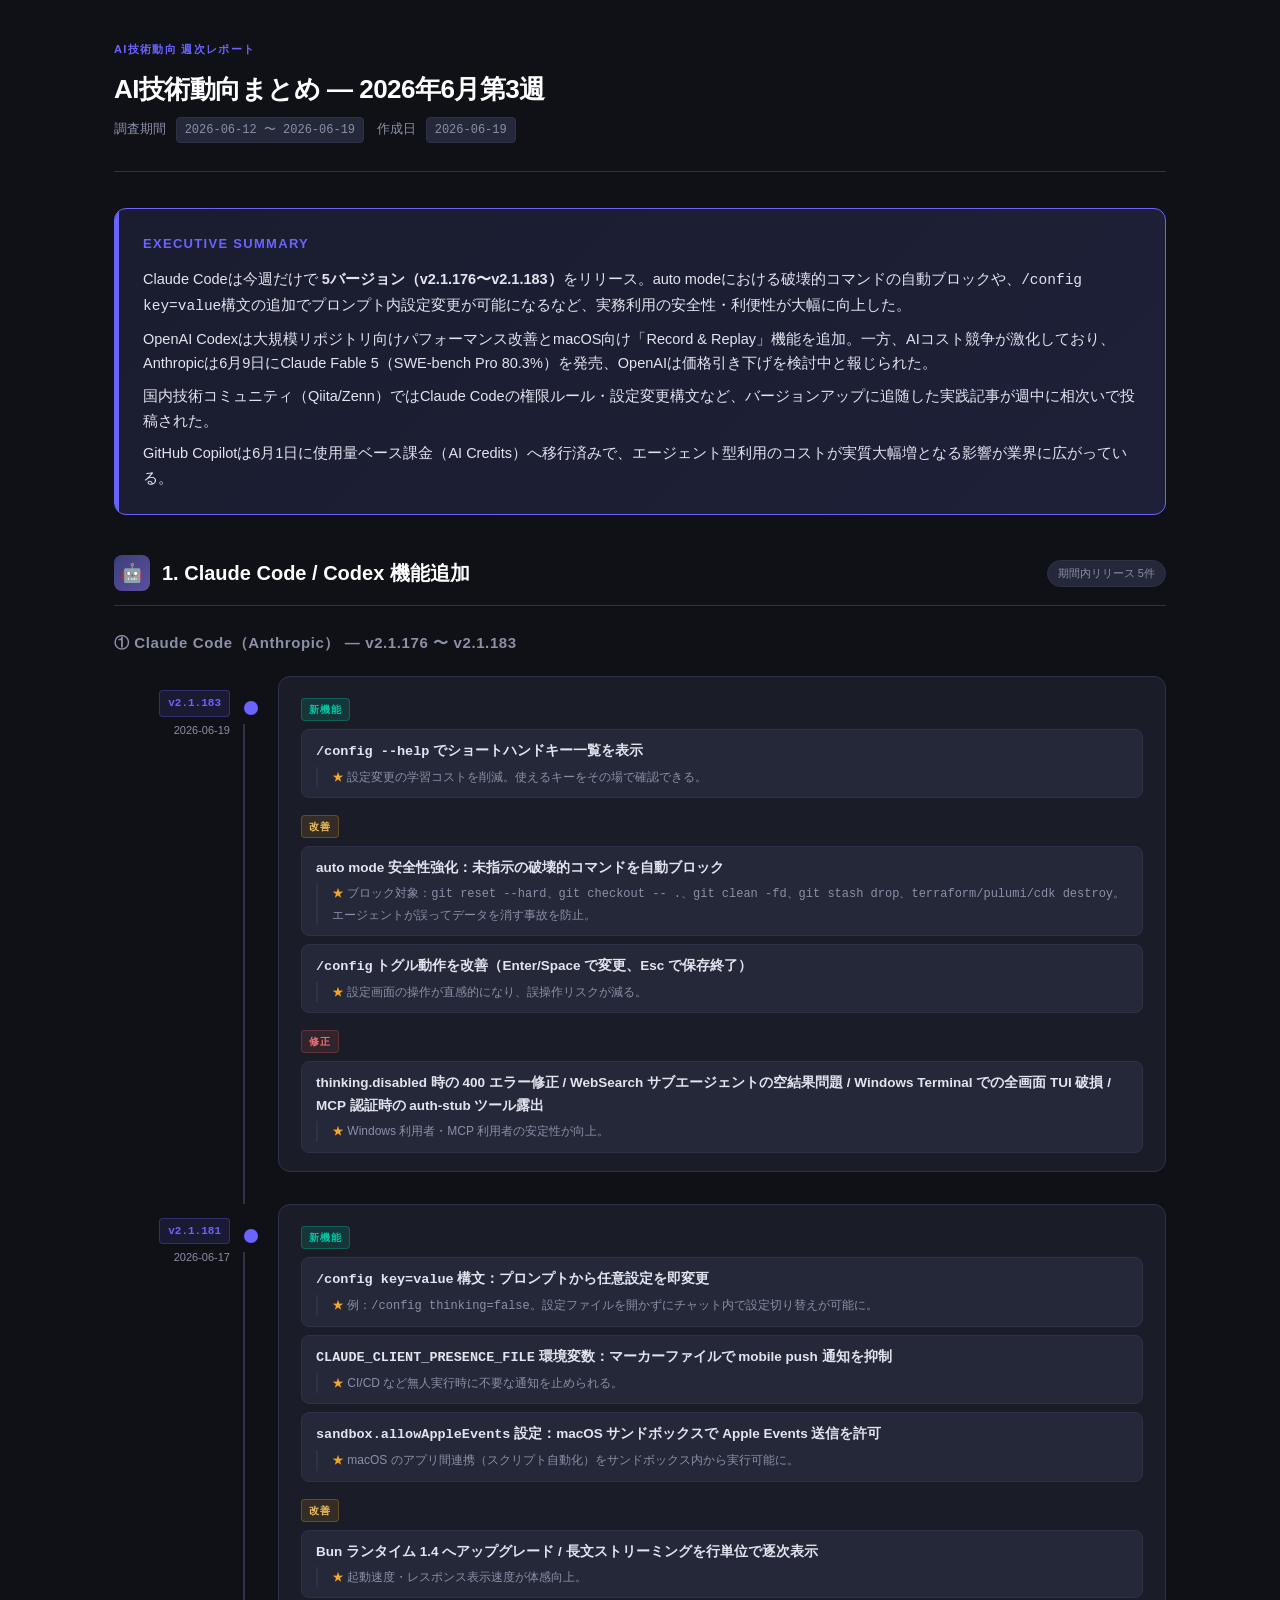
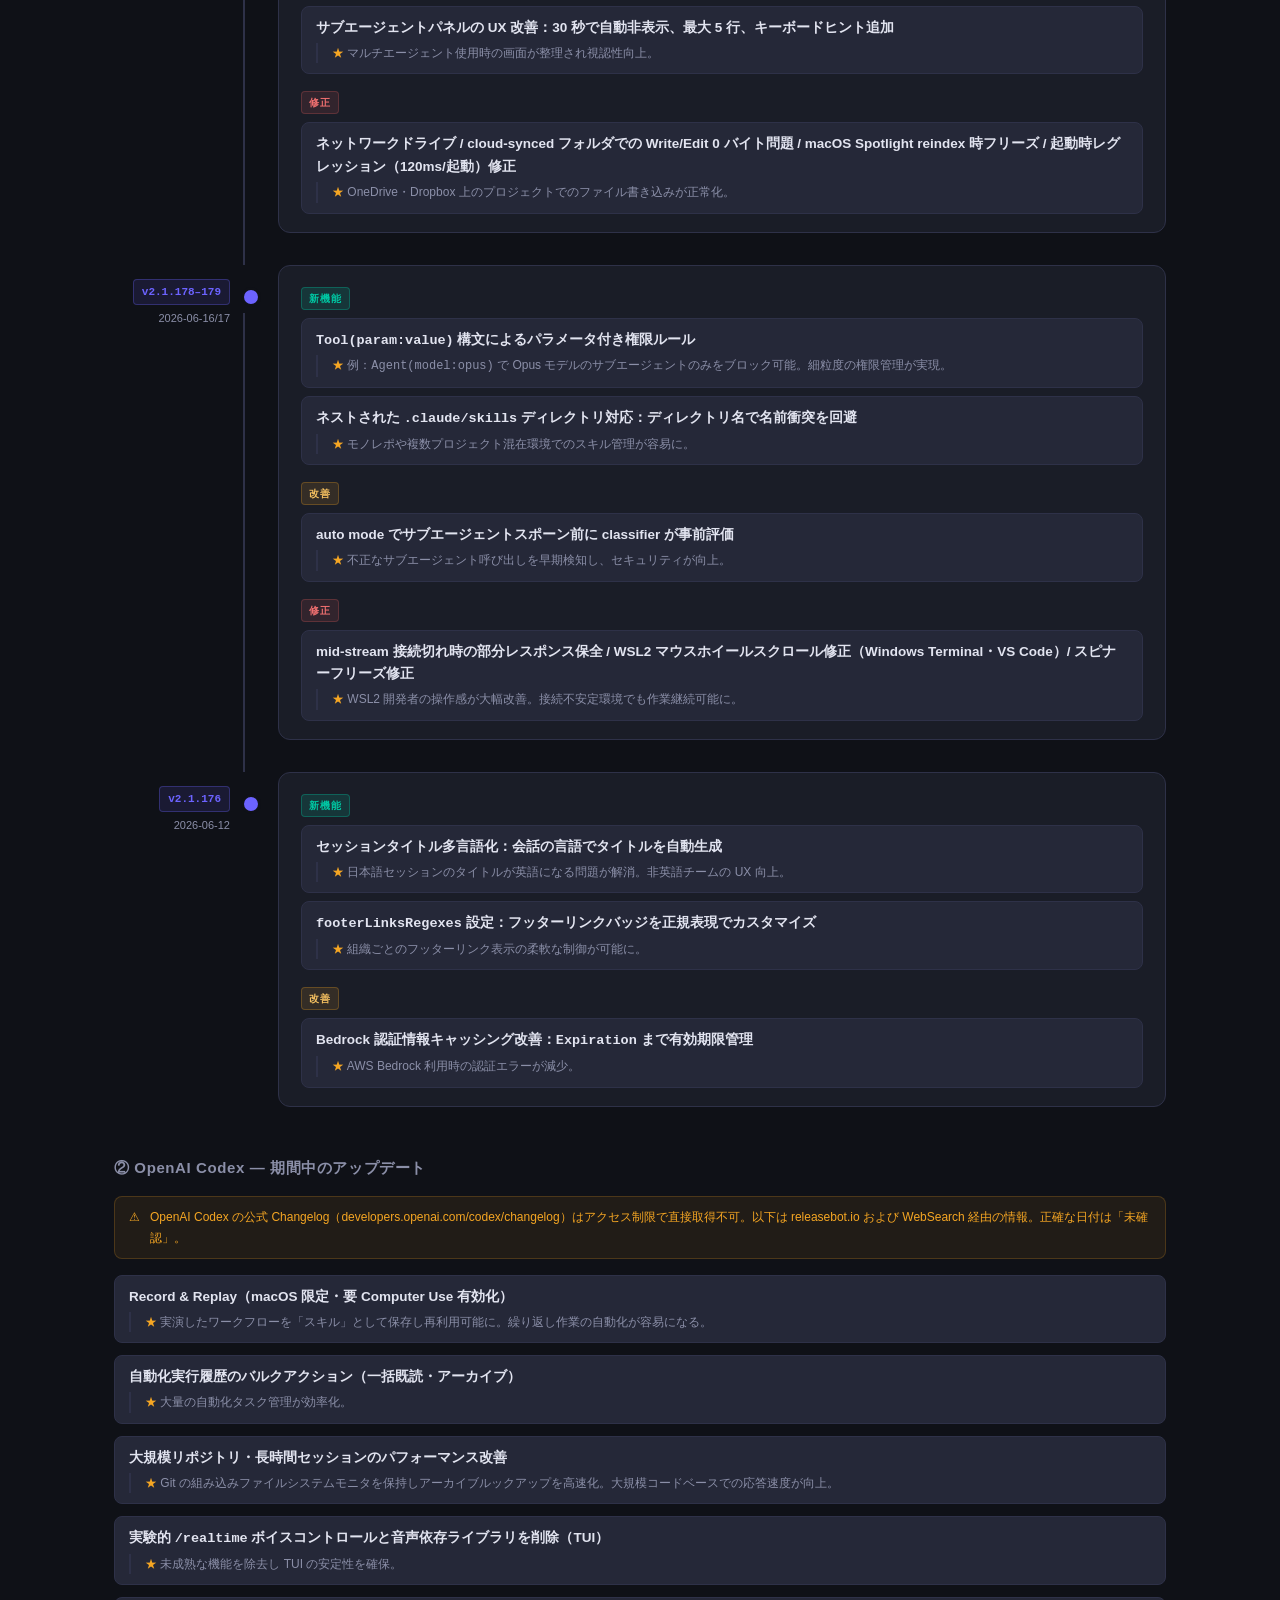
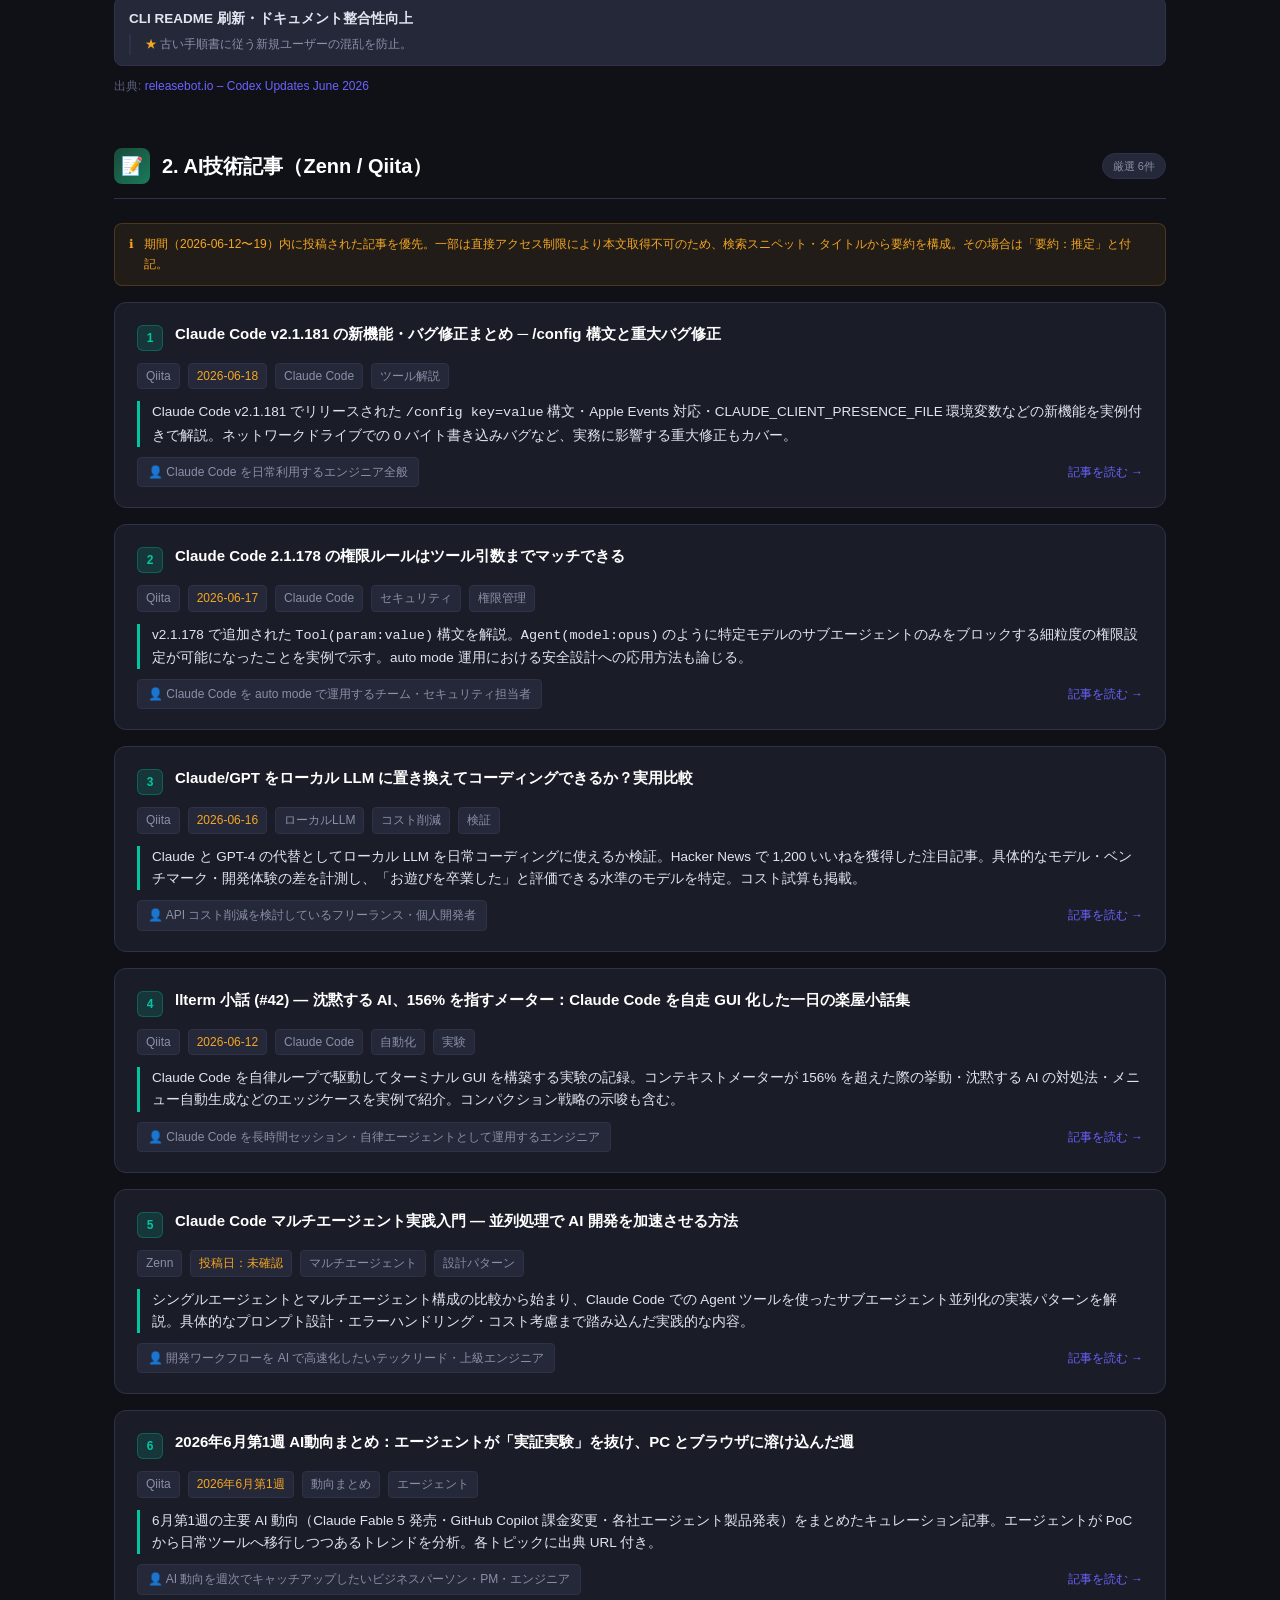
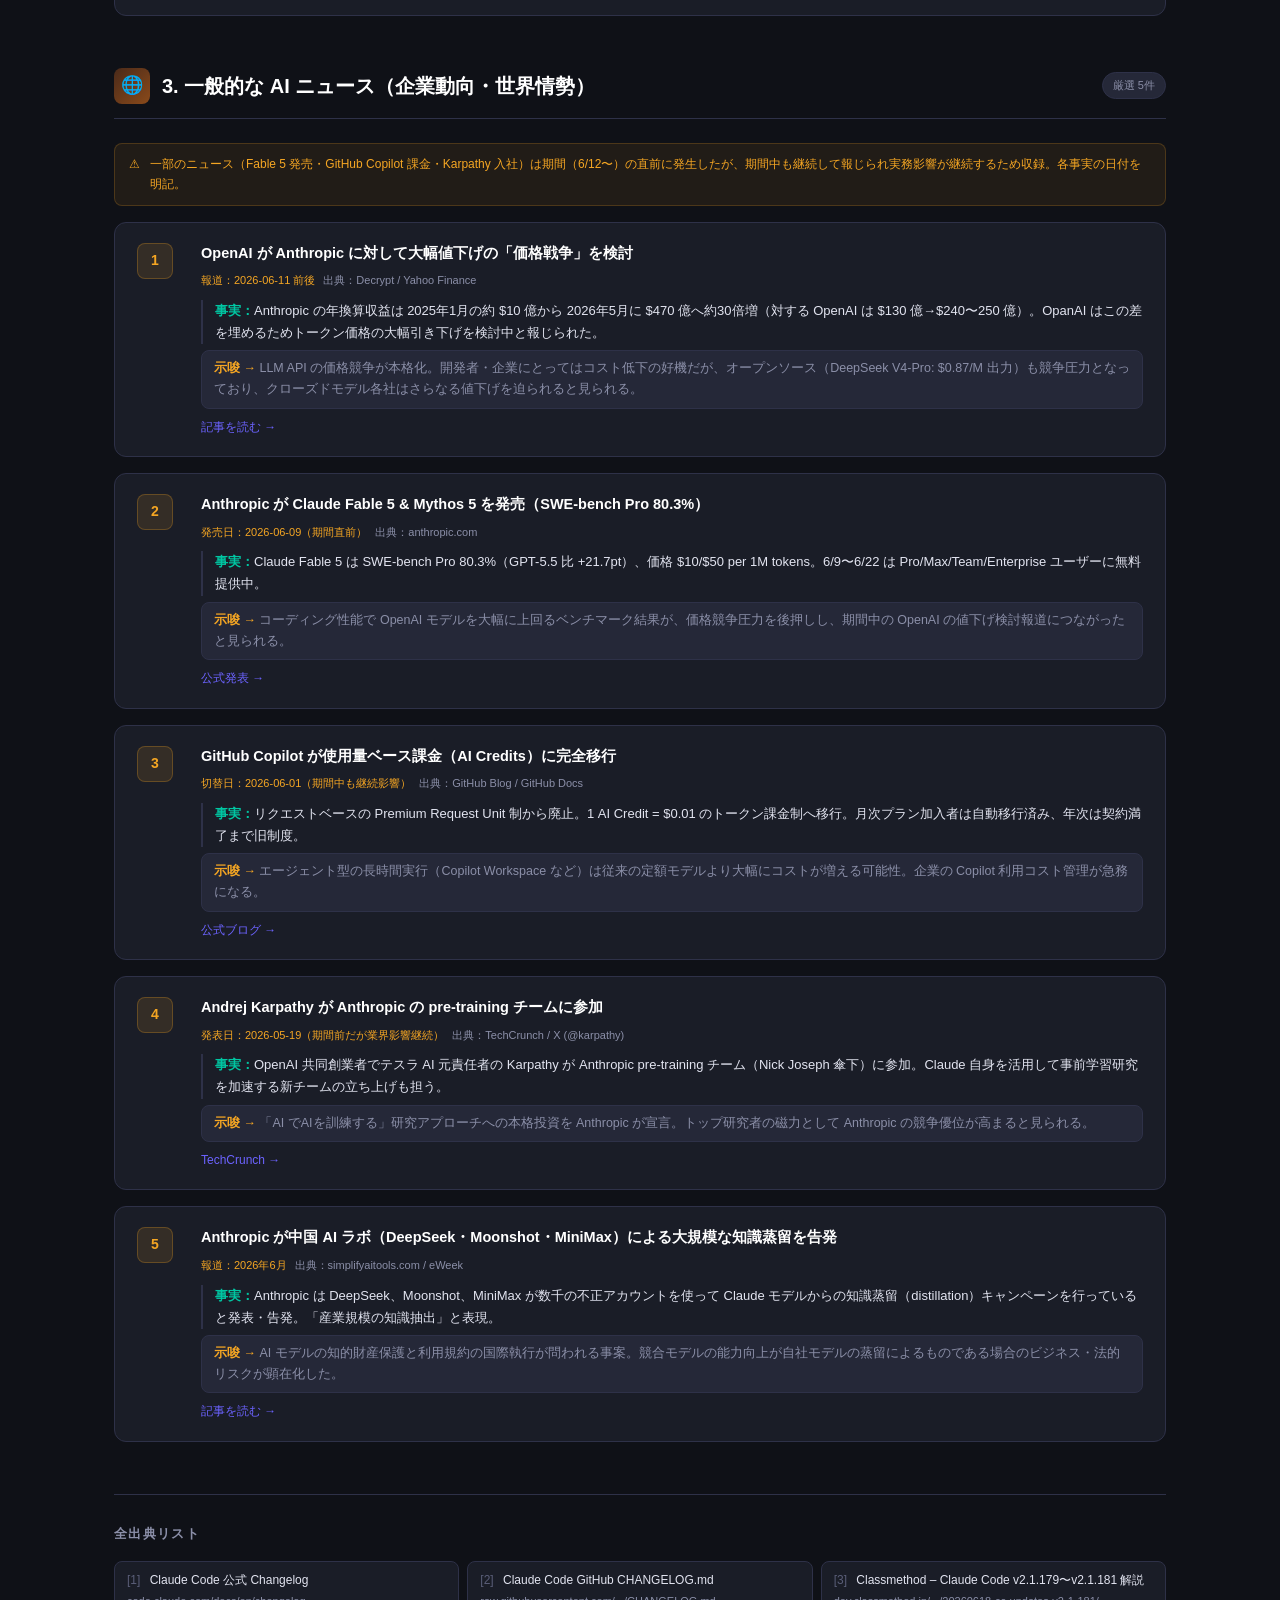
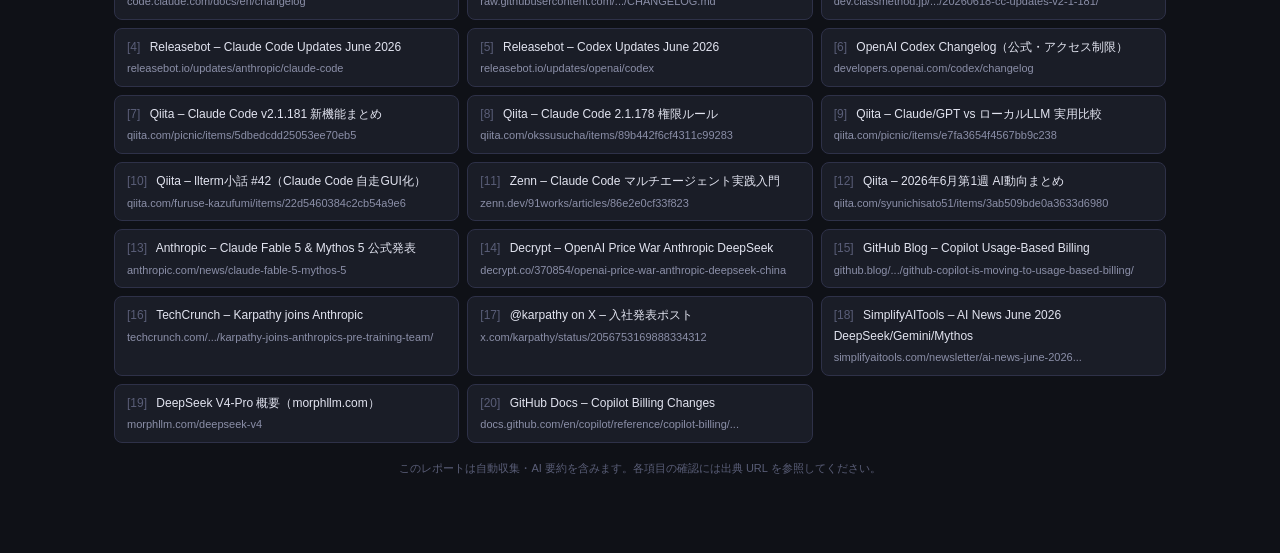
<file: AI-Weekly-Report_2026-06-19.html>
<!DOCTYPE html>
<html lang="ja">
<head>
<meta charset="UTF-8">
<meta name="viewport" content="width=device-width, initial-scale=1.0">
<title>AI技術動向 週次レポート — 2026年6月12日〜6月19日</title>
<style>
  :root {
    --bg: #0f1117;
    --surface: #1a1d27;
    --surface2: #252838;
    --border: #2e3148;
    --accent: #6c63ff;
    --accent2: #00c6a2;
    --accent3: #f5a623;
    --danger: #e05c5c;
    --text: #e2e4f0;
    --text-muted: #8b8fa8;
    --text-dim: #5a5e78;
    --radius: 12px;
    --radius-sm: 8px;
  }
  * { box-sizing: border-box; margin: 0; padding: 0; }
  body {
    font-family: -apple-system, BlinkMacSystemFont, 'Segoe UI', 'Hiragino Sans', sans-serif;
    background: var(--bg);
    color: var(--text);
    line-height: 1.7;
    font-size: 15px;
  }
  a { color: var(--accent); text-decoration: none; }
  a:hover { text-decoration: underline; }

  /* Layout */
  .page-wrap { max-width: 1100px; margin: 0 auto; padding: 40px 24px 80px; }

  /* Header */
  .report-header {
    border-bottom: 1px solid var(--border);
    padding-bottom: 28px;
    margin-bottom: 36px;
  }
  .report-header .label {
    font-size: 11px;
    letter-spacing: 0.12em;
    text-transform: uppercase;
    color: var(--accent);
    font-weight: 700;
    margin-bottom: 8px;
  }
  .report-header h1 {
    font-size: 26px;
    font-weight: 800;
    letter-spacing: -0.02em;
    color: #fff;
    margin-bottom: 6px;
  }
  .report-header .period {
    font-size: 13px;
    color: var(--text-muted);
  }
  .report-header .period span {
    display: inline-block;
    background: var(--surface2);
    border: 1px solid var(--border);
    border-radius: 4px;
    padding: 2px 8px;
    font-family: monospace;
    font-size: 12px;
    margin-left: 6px;
  }

  /* Executive Summary */
  .exec-summary {
    background: linear-gradient(135deg, #1a1d2f 0%, #1e2038 100%);
    border: 1px solid var(--accent);
    border-radius: var(--radius);
    padding: 24px 28px;
    margin-bottom: 40px;
    position: relative;
    overflow: hidden;
  }
  .exec-summary::before {
    content: '';
    position: absolute;
    top: 0; left: 0;
    width: 4px; height: 100%;
    background: var(--accent);
    border-radius: 4px 0 0 4px;
  }
  .exec-summary h2 {
    font-size: 13px;
    letter-spacing: 0.1em;
    text-transform: uppercase;
    color: var(--accent);
    font-weight: 700;
    margin-bottom: 12px;
  }
  .exec-summary p {
    color: var(--text);
    font-size: 14.5px;
    margin-bottom: 8px;
  }
  .exec-summary p:last-child { margin-bottom: 0; }

  /* Section headers */
  .section { margin-bottom: 52px; }
  .section-header {
    display: flex;
    align-items: center;
    gap: 12px;
    margin-bottom: 24px;
    padding-bottom: 14px;
    border-bottom: 1px solid var(--border);
  }
  .section-icon {
    width: 36px; height: 36px;
    border-radius: 8px;
    display: flex; align-items: center; justify-content: center;
    font-size: 18px;
    flex-shrink: 0;
  }
  .icon-claude { background: linear-gradient(135deg, #3b3f7a, #5c4fa0); }
  .icon-article { background: linear-gradient(135deg, #1a4a3a, #1a7a5a); }
  .icon-news { background: linear-gradient(135deg, #4a2a1a, #8a4a1a); }
  .section-header h2 {
    font-size: 20px;
    font-weight: 700;
    color: #fff;
  }
  .section-header .count-badge {
    margin-left: auto;
    font-size: 11px;
    color: var(--text-muted);
    background: var(--surface2);
    border: 1px solid var(--border);
    border-radius: 20px;
    padding: 3px 10px;
  }

  /* Version Timeline */
  .version-timeline { display: flex; flex-direction: column; gap: 0; }
  .version-block {
    display: grid;
    grid-template-columns: 140px 1fr;
    gap: 0 24px;
    position: relative;
  }
  .version-block:not(:last-child)::after {
    content: '';
    position: absolute;
    left: 129px;
    top: 48px;
    bottom: -16px;
    width: 2px;
    background: var(--border);
  }
  .version-block + .version-block { margin-top: 16px; }
  .version-meta {
    display: flex;
    flex-direction: column;
    align-items: flex-end;
    padding-top: 14px;
    padding-right: 24px;
    position: relative;
  }
  .version-meta::after {
    content: '';
    position: absolute;
    right: -7px;
    top: 22px;
    width: 14px; height: 14px;
    border-radius: 50%;
    background: var(--accent);
    border: 3px solid var(--bg);
  }
  .version-tag {
    font-size: 11px;
    font-family: monospace;
    font-weight: 700;
    color: var(--accent);
    background: rgba(108,99,255,0.12);
    border: 1px solid rgba(108,99,255,0.3);
    border-radius: 4px;
    padding: 3px 8px;
  }
  .version-date {
    font-size: 11px;
    color: var(--text-muted);
    margin-top: 4px;
  }
  .version-card {
    background: var(--surface);
    border: 1px solid var(--border);
    border-radius: var(--radius);
    padding: 18px 22px;
    margin-bottom: 16px;
  }
  .change-group { margin-top: 14px; }
  .change-group:first-child { margin-top: 0; }
  .change-type {
    display: inline-block;
    font-size: 10px;
    font-weight: 700;
    letter-spacing: 0.1em;
    text-transform: uppercase;
    border-radius: 4px;
    padding: 2px 7px;
    margin-bottom: 8px;
  }
  .type-new { background: rgba(0,198,162,0.15); color: var(--accent2); border: 1px solid rgba(0,198,162,0.3); }
  .type-fix { background: rgba(224,92,92,0.12); color: #f07070; border: 1px solid rgba(224,92,92,0.25); }
  .type-improve { background: rgba(245,166,35,0.12); color: #f5c060; border: 1px solid rgba(245,166,35,0.25); }
  .change-list { list-style: none; display: flex; flex-direction: column; gap: 8px; }
  .change-item {
    background: var(--surface2);
    border: 1px solid var(--border);
    border-radius: var(--radius-sm);
    padding: 10px 14px;
  }
  .change-item .title { font-size: 13.5px; font-weight: 600; color: var(--text); margin-bottom: 3px; }
  .change-item .impact {
    font-size: 12px;
    color: var(--text-muted);
    padding-left: 14px;
    border-left: 2px solid var(--border);
  }
  .change-item .impact::before { content: '★ '; color: var(--accent3); }

  /* Article cards */
  .article-grid { display: flex; flex-direction: column; gap: 16px; }
  .article-card {
    background: var(--surface);
    border: 1px solid var(--border);
    border-radius: var(--radius);
    padding: 20px 22px;
    transition: border-color 0.2s;
  }
  .article-card:hover { border-color: var(--accent2); }
  .article-card-header { display: flex; align-items: flex-start; gap: 12px; margin-bottom: 12px; }
  .article-num {
    width: 26px; height: 26px; border-radius: 6px;
    background: rgba(0,198,162,0.15); border: 1px solid rgba(0,198,162,0.3);
    color: var(--accent2); font-size: 12px; font-weight: 700;
    display: flex; align-items: center; justify-content: center;
    flex-shrink: 0; margin-top: 2px;
  }
  .article-card h3 { font-size: 15px; font-weight: 700; color: #fff; line-height: 1.4; }
  .article-meta {
    display: flex; flex-wrap: wrap; gap: 8px;
    margin-bottom: 12px;
    font-size: 12px;
    color: var(--text-muted);
  }
  .article-meta .tag {
    background: var(--surface2); border: 1px solid var(--border);
    border-radius: 4px; padding: 2px 8px;
  }
  .article-meta .date { color: var(--accent3); }
  .article-summary {
    font-size: 13.5px; color: var(--text); line-height: 1.65;
    border-left: 3px solid var(--accent2);
    padding-left: 12px;
    margin-bottom: 10px;
  }
  .article-footer {
    display: flex; align-items: center; justify-content: space-between; flex-wrap: wrap; gap: 8px;
  }
  .article-audience {
    font-size: 12px; color: var(--text-muted);
    background: var(--surface2); border: 1px solid var(--border);
    border-radius: 4px; padding: 4px 10px;
  }
  .article-audience::before { content: '👤 '; }
  .article-link { font-size: 12px; color: var(--accent); }

  /* News cards */
  .news-grid { display: flex; flex-direction: column; gap: 16px; }
  .news-card {
    background: var(--surface);
    border: 1px solid var(--border);
    border-radius: var(--radius);
    padding: 18px 22px;
    display: grid;
    grid-template-columns: 48px 1fr;
    gap: 0 16px;
    transition: border-color 0.2s;
  }
  .news-card:hover { border-color: var(--accent3); }
  .news-rank {
    width: 36px; height: 36px; border-radius: 8px;
    background: rgba(245,166,35,0.12); border: 1px solid rgba(245,166,35,0.25);
    color: var(--accent3); font-size: 14px; font-weight: 800;
    display: flex; align-items: center; justify-content: center;
    flex-shrink: 0; margin-top: 2px;
  }
  .news-body h3 { font-size: 14.5px; font-weight: 700; color: #fff; margin-bottom: 6px; }
  .news-meta { display: flex; gap: 8px; font-size: 11px; margin-bottom: 10px; flex-wrap: wrap; }
  .news-date { color: var(--accent3); }
  .news-source { color: var(--text-muted); }
  .news-fact {
    font-size: 13px; color: var(--text);
    margin-bottom: 6px;
    padding-left: 12px;
    border-left: 2px solid var(--border);
  }
  .news-fact strong { color: var(--accent2); }
  .news-implication {
    font-size: 12.5px; color: var(--text-muted);
    padding: 7px 12px;
    background: var(--surface2);
    border-radius: var(--radius-sm);
    border: 1px solid var(--border);
  }
  .news-implication::before { content: '示唆 → '; font-weight: 700; color: var(--accent3); }
  .news-link { font-size: 12px; color: var(--accent); margin-top: 8px; display: inline-block; }

  /* Sources */
  .sources-section {
    margin-top: 48px;
    border-top: 1px solid var(--border);
    padding-top: 28px;
  }
  .sources-section h2 {
    font-size: 13px; letter-spacing: 0.1em; text-transform: uppercase;
    color: var(--text-muted); font-weight: 700; margin-bottom: 16px;
  }
  .sources-grid {
    display: grid;
    grid-template-columns: repeat(auto-fill, minmax(300px, 1fr));
    gap: 8px;
  }
  .source-item {
    background: var(--surface);
    border: 1px solid var(--border);
    border-radius: var(--radius-sm);
    padding: 8px 12px;
    font-size: 12px;
  }
  .source-item .src-num { color: var(--text-dim); margin-right: 6px; }
  .source-item a { color: var(--text-muted); font-size: 11px; display: block; margin-top: 2px; word-break: break-all; }
  .source-item a:hover { color: var(--accent); }

  /* Notice */
  .notice {
    display: flex; gap: 10px; align-items: flex-start;
    background: rgba(245,166,35,0.08); border: 1px solid rgba(245,166,35,0.2);
    border-radius: var(--radius-sm); padding: 10px 14px;
    font-size: 12px; color: var(--accent3); margin-bottom: 16px;
  }
  .notice-icon { flex-shrink: 0; }

  /* Responsive */
  @media (max-width: 640px) {
    .version-block { grid-template-columns: 1fr; }
    .version-block::after { display: none; }
    .version-meta { align-items: flex-start; padding-right: 0; }
    .version-meta::after { display: none; }
    .news-card { grid-template-columns: 1fr; }
    .news-rank { display: none; }
  }
</style>
</head>
<body>
<div class="page-wrap">

  <!-- ===== HEADER ===== -->
  <header class="report-header">
    <div class="label">AI技術動向 週次レポート</div>
    <h1>AI技術動向まとめ — 2026年6月第3週</h1>
    <div class="period">
      調査期間 <span>2026-06-12 〜 2026-06-19</span>　作成日 <span>2026-06-19</span>
    </div>
  </header>

  <!-- ===== EXECUTIVE SUMMARY ===== -->
  <div class="exec-summary">
    <h2>Executive Summary</h2>
    <p>Claude Codeは今週だけで <strong>5バージョン（v2.1.176〜v2.1.183）</strong>をリリース。auto modeにおける破壊的コマンドの自動ブロックや、<code>/config key=value</code>構文の追加でプロンプト内設定変更が可能になるなど、実務利用の安全性・利便性が大幅に向上した。</p>
    <p>OpenAI Codexは大規模リポジトリ向けパフォーマンス改善とmacOS向け「Record &amp; Replay」機能を追加。一方、AIコスト競争が激化しており、Anthropicは6月9日にClaude Fable 5（SWE-bench Pro 80.3%）を発売、OpenAIは価格引き下げを検討中と報じられた。</p>
    <p>国内技術コミュニティ（Qiita/Zenn）ではClaude Codeの権限ルール・設定変更構文など、バージョンアップに追随した実践記事が週中に相次いで投稿された。</p>
    <p>GitHub Copilotは6月1日に使用量ベース課金（AI Credits）へ移行済みで、エージェント型利用のコストが実質大幅増となる影響が業界に広がっている。</p>
  </div>

  <!-- ===== SECTION 1: Claude Code / Codex ===== -->
  <section class="section">
    <div class="section-header">
      <div class="section-icon icon-claude">🤖</div>
      <h2>1. Claude Code / Codex 機能追加</h2>
      <span class="count-badge">期間内リリース 5件</span>
    </div>

    <!-- Sub-section: Claude Code -->
    <h3 style="font-size:15px; color: var(--text-muted); margin-bottom:20px; font-weight:600; letter-spacing:0.04em;">
      ① Claude Code（Anthropic） — v2.1.176 〜 v2.1.183
    </h3>

    <div class="version-timeline">

      <!-- v2.1.183 -->
      <div class="version-block">
        <div class="version-meta">
          <span class="version-tag">v2.1.183</span>
          <span class="version-date">2026-06-19</span>
        </div>
        <div class="version-card">
          <div class="change-group">
            <span class="change-type type-new">新機能</span>
            <ul class="change-list">
              <li class="change-item">
                <div class="title"><code>/config --help</code> でショートハンドキー一覧を表示</div>
                <div class="impact">設定変更の学習コストを削減。使えるキーをその場で確認できる。</div>
              </li>
            </ul>
          </div>
          <div class="change-group">
            <span class="change-type type-improve">改善</span>
            <ul class="change-list">
              <li class="change-item">
                <div class="title">auto mode 安全性強化：未指示の破壊的コマンドを自動ブロック</div>
                <div class="impact">
                  ブロック対象：<code>git reset --hard</code>、<code>git checkout -- .</code>、<code>git clean -fd</code>、<code>git stash drop</code>、<code>terraform/pulumi/cdk destroy</code>。エージェントが誤ってデータを消す事故を防止。
                </div>
              </li>
              <li class="change-item">
                <div class="title"><code>/config</code> トグル動作を改善（Enter/Space で変更、Esc で保存終了）</div>
                <div class="impact">設定画面の操作が直感的になり、誤操作リスクが減る。</div>
              </li>
            </ul>
          </div>
          <div class="change-group">
            <span class="change-type type-fix">修正</span>
            <ul class="change-list">
              <li class="change-item">
                <div class="title">thinking.disabled 時の 400 エラー修正 / WebSearch サブエージェントの空結果問題 / Windows Terminal での全画面 TUI 破損 / MCP 認証時の auth-stub ツール露出</div>
                <div class="impact">Windows 利用者・MCP 利用者の安定性が向上。</div>
              </li>
            </ul>
          </div>
        </div>
      </div>

      <!-- v2.1.181 -->
      <div class="version-block">
        <div class="version-meta">
          <span class="version-tag">v2.1.181</span>
          <span class="version-date">2026-06-17</span>
        </div>
        <div class="version-card">
          <div class="change-group">
            <span class="change-type type-new">新機能</span>
            <ul class="change-list">
              <li class="change-item">
                <div class="title"><code>/config key=value</code> 構文：プロンプトから任意設定を即変更</div>
                <div class="impact">例：<code>/config thinking=false</code>。設定ファイルを開かずにチャット内で設定切り替えが可能に。</div>
              </li>
              <li class="change-item">
                <div class="title"><code>CLAUDE_CLIENT_PRESENCE_FILE</code> 環境変数：マーカーファイルで mobile push 通知を抑制</div>
                <div class="impact">CI/CD など無人実行時に不要な通知を止められる。</div>
              </li>
              <li class="change-item">
                <div class="title"><code>sandbox.allowAppleEvents</code> 設定：macOS サンドボックスで Apple Events 送信を許可</div>
                <div class="impact">macOS のアプリ間連携（スクリプト自動化）をサンドボックス内から実行可能に。</div>
              </li>
            </ul>
          </div>
          <div class="change-group">
            <span class="change-type type-improve">改善</span>
            <ul class="change-list">
              <li class="change-item">
                <div class="title">Bun ランタイム 1.4 へアップグレード / 長文ストリーミングを行単位で逐次表示</div>
                <div class="impact">起動速度・レスポンス表示速度が体感向上。</div>
              </li>
              <li class="change-item">
                <div class="title">サブエージェントパネルの UX 改善：30 秒で自動非表示、最大 5 行、キーボードヒント追加</div>
                <div class="impact">マルチエージェント使用時の画面が整理され視認性向上。</div>
              </li>
            </ul>
          </div>
          <div class="change-group">
            <span class="change-type type-fix">修正</span>
            <ul class="change-list">
              <li class="change-item">
                <div class="title">ネットワークドライブ / cloud-synced フォルダでの Write/Edit 0 バイト問題 / macOS Spotlight reindex 時フリーズ / 起動時レグレッション（120ms/起動）修正</div>
                <div class="impact">OneDrive・Dropbox 上のプロジェクトでのファイル書き込みが正常化。</div>
              </li>
            </ul>
          </div>
        </div>
      </div>

      <!-- v2.1.178/179 -->
      <div class="version-block">
        <div class="version-meta">
          <span class="version-tag">v2.1.178–179</span>
          <span class="version-date">2026-06-16/17</span>
        </div>
        <div class="version-card">
          <div class="change-group">
            <span class="change-type type-new">新機能</span>
            <ul class="change-list">
              <li class="change-item">
                <div class="title"><code>Tool(param:value)</code> 構文によるパラメータ付き権限ルール</div>
                <div class="impact">例：<code>Agent(model:opus)</code> で Opus モデルのサブエージェントのみをブロック可能。細粒度の権限管理が実現。</div>
              </li>
              <li class="change-item">
                <div class="title">ネストされた <code>.claude/skills</code> ディレクトリ対応：ディレクトリ名で名前衝突を回避</div>
                <div class="impact">モノレポや複数プロジェクト混在環境でのスキル管理が容易に。</div>
              </li>
            </ul>
          </div>
          <div class="change-group">
            <span class="change-type type-improve">改善</span>
            <ul class="change-list">
              <li class="change-item">
                <div class="title">auto mode でサブエージェントスポーン前に classifier が事前評価</div>
                <div class="impact">不正なサブエージェント呼び出しを早期検知し、セキュリティが向上。</div>
              </li>
            </ul>
          </div>
          <div class="change-group">
            <span class="change-type type-fix">修正</span>
            <ul class="change-list">
              <li class="change-item">
                <div class="title">mid-stream 接続切れ時の部分レスポンス保全 / WSL2 マウスホイールスクロール修正（Windows Terminal・VS Code）/ スピナーフリーズ修正</div>
                <div class="impact">WSL2 開発者の操作感が大幅改善。接続不安定環境でも作業継続可能に。</div>
              </li>
            </ul>
          </div>
        </div>
      </div>

      <!-- v2.1.176 -->
      <div class="version-block">
        <div class="version-meta">
          <span class="version-tag">v2.1.176</span>
          <span class="version-date">2026-06-12</span>
        </div>
        <div class="version-card">
          <div class="change-group">
            <span class="change-type type-new">新機能</span>
            <ul class="change-list">
              <li class="change-item">
                <div class="title">セッションタイトル多言語化：会話の言語でタイトルを自動生成</div>
                <div class="impact">日本語セッションのタイトルが英語になる問題が解消。非英語チームの UX 向上。</div>
              </li>
              <li class="change-item">
                <div class="title"><code>footerLinksRegexes</code> 設定：フッターリンクバッジを正規表現でカスタマイズ</div>
                <div class="impact">組織ごとのフッターリンク表示の柔軟な制御が可能に。</div>
              </li>
            </ul>
          </div>
          <div class="change-group">
            <span class="change-type type-improve">改善</span>
            <ul class="change-list">
              <li class="change-item">
                <div class="title">Bedrock 認証情報キャッシング改善：<code>Expiration</code> まで有効期限管理</div>
                <div class="impact">AWS Bedrock 利用時の認証エラーが減少。</div>
              </li>
            </ul>
          </div>
        </div>
      </div>

    </div><!-- end version-timeline -->

    <!-- Sub-section: Codex -->
    <h3 style="font-size:15px; color: var(--text-muted); margin: 32px 0 16px; font-weight:600; letter-spacing:0.04em;">
      ② OpenAI Codex — 期間中のアップデート
    </h3>

    <div class="notice">
      <span class="notice-icon">⚠</span>
      <span>OpenAI Codex の公式 Changelog（developers.openai.com/codex/changelog）はアクセス制限で直接取得不可。以下は releasebot.io および WebSearch 経由の情報。正確な日付は「未確認」。</span>
    </div>

    <div style="display:flex; flex-direction:column; gap:12px;">
      <div class="change-item">
        <div class="title">Record &amp; Replay（macOS 限定・要 Computer Use 有効化）</div>
        <div class="impact">実演したワークフローを「スキル」として保存し再利用可能に。繰り返し作業の自動化が容易になる。</div>
      </div>
      <div class="change-item">
        <div class="title">自動化実行履歴のバルクアクション（一括既読・アーカイブ）</div>
        <div class="impact">大量の自動化タスク管理が効率化。</div>
      </div>
      <div class="change-item">
        <div class="title">大規模リポジトリ・長時間セッションのパフォーマンス改善</div>
        <div class="impact">Git の組み込みファイルシステムモニタを保持しアーカイブルックアップを高速化。大規模コードベースでの応答速度が向上。</div>
      </div>
      <div class="change-item">
        <div class="title">実験的 <code>/realtime</code> ボイスコントロールと音声依存ライブラリを削除（TUI）</div>
        <div class="impact">未成熟な機能を除去し TUI の安定性を確保。</div>
      </div>
      <div class="change-item">
        <div class="title">CLI README 刷新・ドキュメント整合性向上</div>
        <div class="impact">古い手順書に従う新規ユーザーの混乱を防止。</div>
      </div>
    </div>
    <p style="font-size:12px; color:var(--text-dim); margin-top:10px;">
      出典: <a href="https://releasebot.io/updates/openai/codex">releasebot.io – Codex Updates June 2026</a>
    </p>

  </section>

  <!-- ===== SECTION 2: AI技術記事 ===== -->
  <section class="section">
    <div class="section-header">
      <div class="section-icon icon-article">📝</div>
      <h2>2. AI技術記事（Zenn / Qiita）</h2>
      <span class="count-badge">厳選 6件</span>
    </div>

    <div class="notice">
      <span class="notice-icon">ℹ</span>
      <span>期間（2026-06-12〜19）内に投稿された記事を優先。一部は直接アクセス制限により本文取得不可のため、検索スニペット・タイトルから要約を構成。その場合は「要約：推定」と付記。</span>
    </div>

    <div class="article-grid">

      <!-- Article 1 -->
      <div class="article-card">
        <div class="article-card-header">
          <div class="article-num">1</div>
          <h3>Claude Code v2.1.181 の新機能・バグ修正まとめ ─ /config 構文と重大バグ修正</h3>
        </div>
        <div class="article-meta">
          <span class="tag">Qiita</span>
          <span class="tag date">2026-06-18</span>
          <span class="tag">Claude Code</span>
          <span class="tag">ツール解説</span>
        </div>
        <div class="article-summary">
          Claude Code v2.1.181 でリリースされた <code>/config key=value</code> 構文・Apple Events 対応・CLAUDE_CLIENT_PRESENCE_FILE 環境変数などの新機能を実例付きで解説。ネットワークドライブでの 0 バイト書き込みバグなど、実務に影響する重大修正もカバー。
        </div>
        <div class="article-footer">
          <span class="article-audience">Claude Code を日常利用するエンジニア全般</span>
          <a href="https://qiita.com/picnic/items/5dbedcdd25053ee70eb5" class="article-link" target="_blank">記事を読む →</a>
        </div>
      </div>

      <!-- Article 2 -->
      <div class="article-card">
        <div class="article-card-header">
          <div class="article-num">2</div>
          <h3>Claude Code 2.1.178 の権限ルールはツール引数までマッチできる</h3>
        </div>
        <div class="article-meta">
          <span class="tag">Qiita</span>
          <span class="tag date">2026-06-17</span>
          <span class="tag">Claude Code</span>
          <span class="tag">セキュリティ</span>
          <span class="tag">権限管理</span>
        </div>
        <div class="article-summary">
          v2.1.178 で追加された <code>Tool(param:value)</code> 構文を解説。<code>Agent(model:opus)</code> のように特定モデルのサブエージェントのみをブロックする細粒度の権限設定が可能になったことを実例で示す。auto mode 運用における安全設計への応用方法も論じる。
        </div>
        <div class="article-footer">
          <span class="article-audience">Claude Code を auto mode で運用するチーム・セキュリティ担当者</span>
          <a href="https://qiita.com/okssusucha/items/89b442f6cf4311c99283" class="article-link" target="_blank">記事を読む →</a>
        </div>
      </div>

      <!-- Article 3 -->
      <div class="article-card">
        <div class="article-card-header">
          <div class="article-num">3</div>
          <h3>Claude/GPT をローカル LLM に置き換えてコーディングできるか？実用比較</h3>
        </div>
        <div class="article-meta">
          <span class="tag">Qiita</span>
          <span class="tag date">2026-06-16</span>
          <span class="tag">ローカルLLM</span>
          <span class="tag">コスト削減</span>
          <span class="tag">検証</span>
        </div>
        <div class="article-summary">
          Claude と GPT-4 の代替としてローカル LLM を日常コーディングに使えるか検証。Hacker News で 1,200 いいねを獲得した注目記事。具体的なモデル・ベンチマーク・開発体験の差を計測し、「お遊びを卒業した」と評価できる水準のモデルを特定。コスト試算も掲載。
        </div>
        <div class="article-footer">
          <span class="article-audience">API コスト削減を検討しているフリーランス・個人開発者</span>
          <a href="https://qiita.com/picnic/items/e7fa3654f4567bb9c238" class="article-link" target="_blank">記事を読む →</a>
        </div>
      </div>

      <!-- Article 4 -->
      <div class="article-card">
        <div class="article-card-header">
          <div class="article-num">4</div>
          <h3>llterm 小話 (#42) — 沈黙する AI、156% を指すメーター：Claude Code を自走 GUI 化した一日の楽屋小話集</h3>
        </div>
        <div class="article-meta">
          <span class="tag">Qiita</span>
          <span class="tag date">2026-06-12</span>
          <span class="tag">Claude Code</span>
          <span class="tag">自動化</span>
          <span class="tag">実験</span>
        </div>
        <div class="article-summary">
          Claude Code を自律ループで駆動してターミナル GUI を構築する実験の記録。コンテキストメーターが 156% を超えた際の挙動・沈黙する AI の対処法・メニュー自動生成などのエッジケースを実例で紹介。コンパクション戦略の示唆も含む。
        </div>
        <div class="article-footer">
          <span class="article-audience">Claude Code を長時間セッション・自律エージェントとして運用するエンジニア</span>
          <a href="https://qiita.com/furuse-kazufumi/items/22d5460384c2cb54a9e6" class="article-link" target="_blank">記事を読む →</a>
        </div>
      </div>

      <!-- Article 5 -->
      <div class="article-card">
        <div class="article-card-header">
          <div class="article-num">5</div>
          <h3>Claude Code マルチエージェント実践入門 ― 並列処理で AI 開発を加速させる方法</h3>
        </div>
        <div class="article-meta">
          <span class="tag">Zenn</span>
          <span class="tag date">投稿日：未確認</span>
          <span class="tag">マルチエージェント</span>
          <span class="tag">設計パターン</span>
        </div>
        <div class="article-summary">
          シングルエージェントとマルチエージェント構成の比較から始まり、Claude Code での Agent ツールを使ったサブエージェント並列化の実装パターンを解説。具体的なプロンプト設計・エラーハンドリング・コスト考慮まで踏み込んだ実践的な内容。
        </div>
        <div class="article-footer">
          <span class="article-audience">開発ワークフローを AI で高速化したいテックリード・上級エンジニア</span>
          <a href="https://zenn.dev/91works/articles/86e2e0cf33f823" class="article-link" target="_blank">記事を読む →</a>
        </div>
      </div>

      <!-- Article 6 -->
      <div class="article-card">
        <div class="article-card-header">
          <div class="article-num">6</div>
          <h3>2026年6月第1週 AI動向まとめ：エージェントが「実証実験」を抜け、PC とブラウザに溶け込んだ週</h3>
        </div>
        <div class="article-meta">
          <span class="tag">Qiita</span>
          <span class="tag date">2026年6月第1週</span>
          <span class="tag">動向まとめ</span>
          <span class="tag">エージェント</span>
        </div>
        <div class="article-summary">
          6月第1週の主要 AI 動向（Claude Fable 5 発売・GitHub Copilot 課金変更・各社エージェント製品発表）をまとめたキュレーション記事。エージェントが PoC から日常ツールへ移行しつつあるトレンドを分析。各トピックに出典 URL 付き。
        </div>
        <div class="article-footer">
          <span class="article-audience">AI 動向を週次でキャッチアップしたいビジネスパーソン・PM・エンジニア</span>
          <a href="https://qiita.com/syunichisato51/items/3ab509bde0a3633d6980" class="article-link" target="_blank">記事を読む →</a>
        </div>
      </div>

    </div>
  </section>

  <!-- ===== SECTION 3: AI一般ニュース ===== -->
  <section class="section">
    <div class="section-header">
      <div class="section-icon icon-news">🌐</div>
      <h2>3. 一般的な AI ニュース（企業動向・世界情勢）</h2>
      <span class="count-badge">厳選 5件</span>
    </div>

    <div class="notice">
      <span class="notice-icon">⚠</span>
      <span>一部のニュース（Fable 5 発売・GitHub Copilot 課金・Karpathy 入社）は期間（6/12〜）の直前に発生したが、期間中も継続して報じられ実務影響が継続するため収録。各事実の日付を明記。</span>
    </div>

    <div class="news-grid">

      <!-- News 1 -->
      <div class="news-card">
        <div class="news-rank">1</div>
        <div class="news-body">
          <h3>OpenAI が Anthropic に対して大幅値下げの「価格戦争」を検討</h3>
          <div class="news-meta">
            <span class="news-date">報道：2026-06-11 前後</span>
            <span class="news-source">出典：Decrypt / Yahoo Finance</span>
          </div>
          <div class="news-fact"><strong>事実：</strong>Anthropic の年換算収益は 2025年1月の約 $10 億から 2026年5月に $470 億へ約30倍増（対する OpenAI は $130 億→$240〜250 億）。OpanAI はこの差を埋めるためトークン価格の大幅引き下げを検討中と報じられた。</div>
          <div class="news-implication">LLM API の価格競争が本格化。開発者・企業にとってはコスト低下の好機だが、オープンソース（DeepSeek V4-Pro: $0.87/M 出力）も競争圧力となっており、クローズドモデル各社はさらなる値下げを迫られると見られる。</div>
          <a href="https://decrypt.co/370854/openai-price-war-anthropic-deepseek-china" class="news-link" target="_blank">記事を読む →</a>
        </div>
      </div>

      <!-- News 2 -->
      <div class="news-card">
        <div class="news-rank">2</div>
        <div class="news-body">
          <h3>Anthropic が Claude Fable 5 & Mythos 5 を発売（SWE-bench Pro 80.3%）</h3>
          <div class="news-meta">
            <span class="news-date">発売日：2026-06-09（期間直前）</span>
            <span class="news-source">出典：anthropic.com</span>
          </div>
          <div class="news-fact"><strong>事実：</strong>Claude Fable 5 は SWE-bench Pro 80.3%（GPT-5.5 比 +21.7pt）、価格 $10/$50 per 1M tokens。6/9〜6/22 は Pro/Max/Team/Enterprise ユーザーに無料提供中。</div>
          <div class="news-implication">コーディング性能で OpenAI モデルを大幅に上回るベンチマーク結果が、価格競争圧力を後押しし、期間中の OpenAI の値下げ検討報道につながったと見られる。</div>
          <a href="https://www.anthropic.com/news/claude-fable-5-mythos-5" class="news-link" target="_blank">公式発表 →</a>
        </div>
      </div>

      <!-- News 3 -->
      <div class="news-card">
        <div class="news-rank">3</div>
        <div class="news-body">
          <h3>GitHub Copilot が使用量ベース課金（AI Credits）に完全移行</h3>
          <div class="news-meta">
            <span class="news-date">切替日：2026-06-01（期間中も継続影響）</span>
            <span class="news-source">出典：GitHub Blog / GitHub Docs</span>
          </div>
          <div class="news-fact"><strong>事実：</strong>リクエストベースの Premium Request Unit 制から廃止。1 AI Credit = $0.01 のトークン課金制へ移行。月次プラン加入者は自動移行済み、年次は契約満了まで旧制度。</div>
          <div class="news-implication">エージェント型の長時間実行（Copilot Workspace など）は従来の定額モデルより大幅にコストが増える可能性。企業の Copilot 利用コスト管理が急務になる。</div>
          <a href="https://github.blog/news-insights/company-news/github-copilot-is-moving-to-usage-based-billing/" class="news-link" target="_blank">公式ブログ →</a>
        </div>
      </div>

      <!-- News 4 -->
      <div class="news-card">
        <div class="news-rank">4</div>
        <div class="news-body">
          <h3>Andrej Karpathy が Anthropic の pre-training チームに参加</h3>
          <div class="news-meta">
            <span class="news-date">発表日：2026-05-19（期間前だが業界影響継続）</span>
            <span class="news-source">出典：TechCrunch / X (@karpathy)</span>
          </div>
          <div class="news-fact"><strong>事実：</strong>OpenAI 共同創業者でテスラ AI 元責任者の Karpathy が Anthropic pre-training チーム（Nick Joseph 傘下）に参加。Claude 自身を活用して事前学習研究を加速する新チームの立ち上げも担う。</div>
          <div class="news-implication">「AI でAIを訓練する」研究アプローチへの本格投資を Anthropic が宣言。トップ研究者の磁力として Anthropic の競争優位が高まると見られる。</div>
          <a href="https://techcrunch.com/2026/05/19/openai-co-founder-andrej-karpathy-joins-anthropics-pre-training-team/" class="news-link" target="_blank">TechCrunch →</a>
        </div>
      </div>

      <!-- News 5 -->
      <div class="news-card">
        <div class="news-rank">5</div>
        <div class="news-body">
          <h3>Anthropic が中国 AI ラボ（DeepSeek・Moonshot・MiniMax）による大規模な知識蒸留を告発</h3>
          <div class="news-meta">
            <span class="news-date">報道：2026年6月</span>
            <span class="news-source">出典：simplifyaitools.com / eWeek</span>
          </div>
          <div class="news-fact"><strong>事実：</strong>Anthropic は DeepSeek、Moonshot、MiniMax が数千の不正アカウントを使って Claude モデルからの知識蒸留（distillation）キャンペーンを行っていると発表・告発。「産業規模の知識抽出」と表現。</div>
          <div class="news-implication">AI モデルの知的財産保護と利用規約の国際執行が問われる事案。競合モデルの能力向上が自社モデルの蒸留によるものである場合のビジネス・法的リスクが顕在化した。</div>
          <a href="https://simplifyaitools.com/newsletter/ai-news-june-2026-deepseeks-price-war-gemini-api-changes-anthropic-mythos/" class="news-link" target="_blank">記事を読む →</a>
        </div>
      </div>

    </div>
  </section>

  <!-- ===== SOURCES ===== -->
  <div class="sources-section">
    <h2>全出典リスト</h2>
    <div class="sources-grid">
      <div class="source-item">
        <span class="src-num">[1]</span> Claude Code 公式 Changelog
        <a href="https://code.claude.com/docs/en/changelog" target="_blank">code.claude.com/docs/en/changelog</a>
      </div>
      <div class="source-item">
        <span class="src-num">[2]</span> Claude Code GitHub CHANGELOG.md
        <a href="https://raw.githubusercontent.com/anthropics/claude-code/main/CHANGELOG.md" target="_blank">raw.githubusercontent.com/.../CHANGELOG.md</a>
      </div>
      <div class="source-item">
        <span class="src-num">[3]</span> Classmethod – Claude Code v2.1.179〜v2.1.181 解説
        <a href="https://dev.classmethod.jp/en/articles/20260618-cc-updates-v2-1-181/" target="_blank">dev.classmethod.jp/.../20260618-cc-updates-v2-1-181/</a>
      </div>
      <div class="source-item">
        <span class="src-num">[4]</span> Releasebot – Claude Code Updates June 2026
        <a href="https://releasebot.io/updates/anthropic/claude-code" target="_blank">releasebot.io/updates/anthropic/claude-code</a>
      </div>
      <div class="source-item">
        <span class="src-num">[5]</span> Releasebot – Codex Updates June 2026
        <a href="https://releasebot.io/updates/openai/codex" target="_blank">releasebot.io/updates/openai/codex</a>
      </div>
      <div class="source-item">
        <span class="src-num">[6]</span> OpenAI Codex Changelog（公式・アクセス制限）
        <a href="https://developers.openai.com/codex/changelog" target="_blank">developers.openai.com/codex/changelog</a>
      </div>
      <div class="source-item">
        <span class="src-num">[7]</span> Qiita – Claude Code v2.1.181 新機能まとめ
        <a href="https://qiita.com/picnic/items/5dbedcdd25053ee70eb5" target="_blank">qiita.com/picnic/items/5dbedcdd25053ee70eb5</a>
      </div>
      <div class="source-item">
        <span class="src-num">[8]</span> Qiita – Claude Code 2.1.178 権限ルール
        <a href="https://qiita.com/okssusucha/items/89b442f6cf4311c99283" target="_blank">qiita.com/okssusucha/items/89b442f6cf4311c99283</a>
      </div>
      <div class="source-item">
        <span class="src-num">[9]</span> Qiita – Claude/GPT vs ローカルLLM 実用比較
        <a href="https://qiita.com/picnic/items/e7fa3654f4567bb9c238" target="_blank">qiita.com/picnic/items/e7fa3654f4567bb9c238</a>
      </div>
      <div class="source-item">
        <span class="src-num">[10]</span> Qiita – llterm小話 #42（Claude Code 自走GUI化）
        <a href="https://qiita.com/furuse-kazufumi/items/22d5460384c2cb54a9e6" target="_blank">qiita.com/furuse-kazufumi/items/22d5460384c2cb54a9e6</a>
      </div>
      <div class="source-item">
        <span class="src-num">[11]</span> Zenn – Claude Code マルチエージェント実践入門
        <a href="https://zenn.dev/91works/articles/86e2e0cf33f823" target="_blank">zenn.dev/91works/articles/86e2e0cf33f823</a>
      </div>
      <div class="source-item">
        <span class="src-num">[12]</span> Qiita – 2026年6月第1週 AI動向まとめ
        <a href="https://qiita.com/syunichisato51/items/3ab509bde0a3633d6980" target="_blank">qiita.com/syunichisato51/items/3ab509bde0a3633d6980</a>
      </div>
      <div class="source-item">
        <span class="src-num">[13]</span> Anthropic – Claude Fable 5 & Mythos 5 公式発表
        <a href="https://www.anthropic.com/news/claude-fable-5-mythos-5" target="_blank">anthropic.com/news/claude-fable-5-mythos-5</a>
      </div>
      <div class="source-item">
        <span class="src-num">[14]</span> Decrypt – OpenAI Price War Anthropic DeepSeek
        <a href="https://decrypt.co/370854/openai-price-war-anthropic-deepseek-china" target="_blank">decrypt.co/370854/openai-price-war-anthropic-deepseek-china</a>
      </div>
      <div class="source-item">
        <span class="src-num">[15]</span> GitHub Blog – Copilot Usage-Based Billing
        <a href="https://github.blog/news-insights/company-news/github-copilot-is-moving-to-usage-based-billing/" target="_blank">github.blog/.../github-copilot-is-moving-to-usage-based-billing/</a>
      </div>
      <div class="source-item">
        <span class="src-num">[16]</span> TechCrunch – Karpathy joins Anthropic
        <a href="https://techcrunch.com/2026/05/19/openai-co-founder-andrej-karpathy-joins-anthropics-pre-training-team/" target="_blank">techcrunch.com/.../karpathy-joins-anthropics-pre-training-team/</a>
      </div>
      <div class="source-item">
        <span class="src-num">[17]</span> @karpathy on X – 入社発表ポスト
        <a href="https://x.com/karpathy/status/2056753169888334312" target="_blank">x.com/karpathy/status/2056753169888334312</a>
      </div>
      <div class="source-item">
        <span class="src-num">[18]</span> SimplifyAITools – AI News June 2026 DeepSeek/Gemini/Mythos
        <a href="https://simplifyaitools.com/newsletter/ai-news-june-2026-deepseeks-price-war-gemini-api-changes-anthropic-mythos/" target="_blank">simplifyaitools.com/newsletter/ai-news-june-2026...</a>
      </div>
      <div class="source-item">
        <span class="src-num">[19]</span> DeepSeek V4-Pro 概要（morphllm.com）
        <a href="https://www.morphllm.com/deepseek-v4" target="_blank">morphllm.com/deepseek-v4</a>
      </div>
      <div class="source-item">
        <span class="src-num">[20]</span> GitHub Docs – Copilot Billing Changes
        <a href="https://docs.github.com/en/copilot/reference/copilot-billing/request-based-billing-legacy/what-changed-with-billing" target="_blank">docs.github.com/en/copilot/reference/copilot-billing/...</a>
      </div>
    </div>
    <p style="font-size:11px; color:var(--text-dim); margin-top:16px; text-align:center;">
      このレポートは自動収集・AI 要約を含みます。各項目の確認には出典 URL を参照してください。
    </p>
  </div>

</div><!-- end page-wrap -->
</body>
</html>
</file>
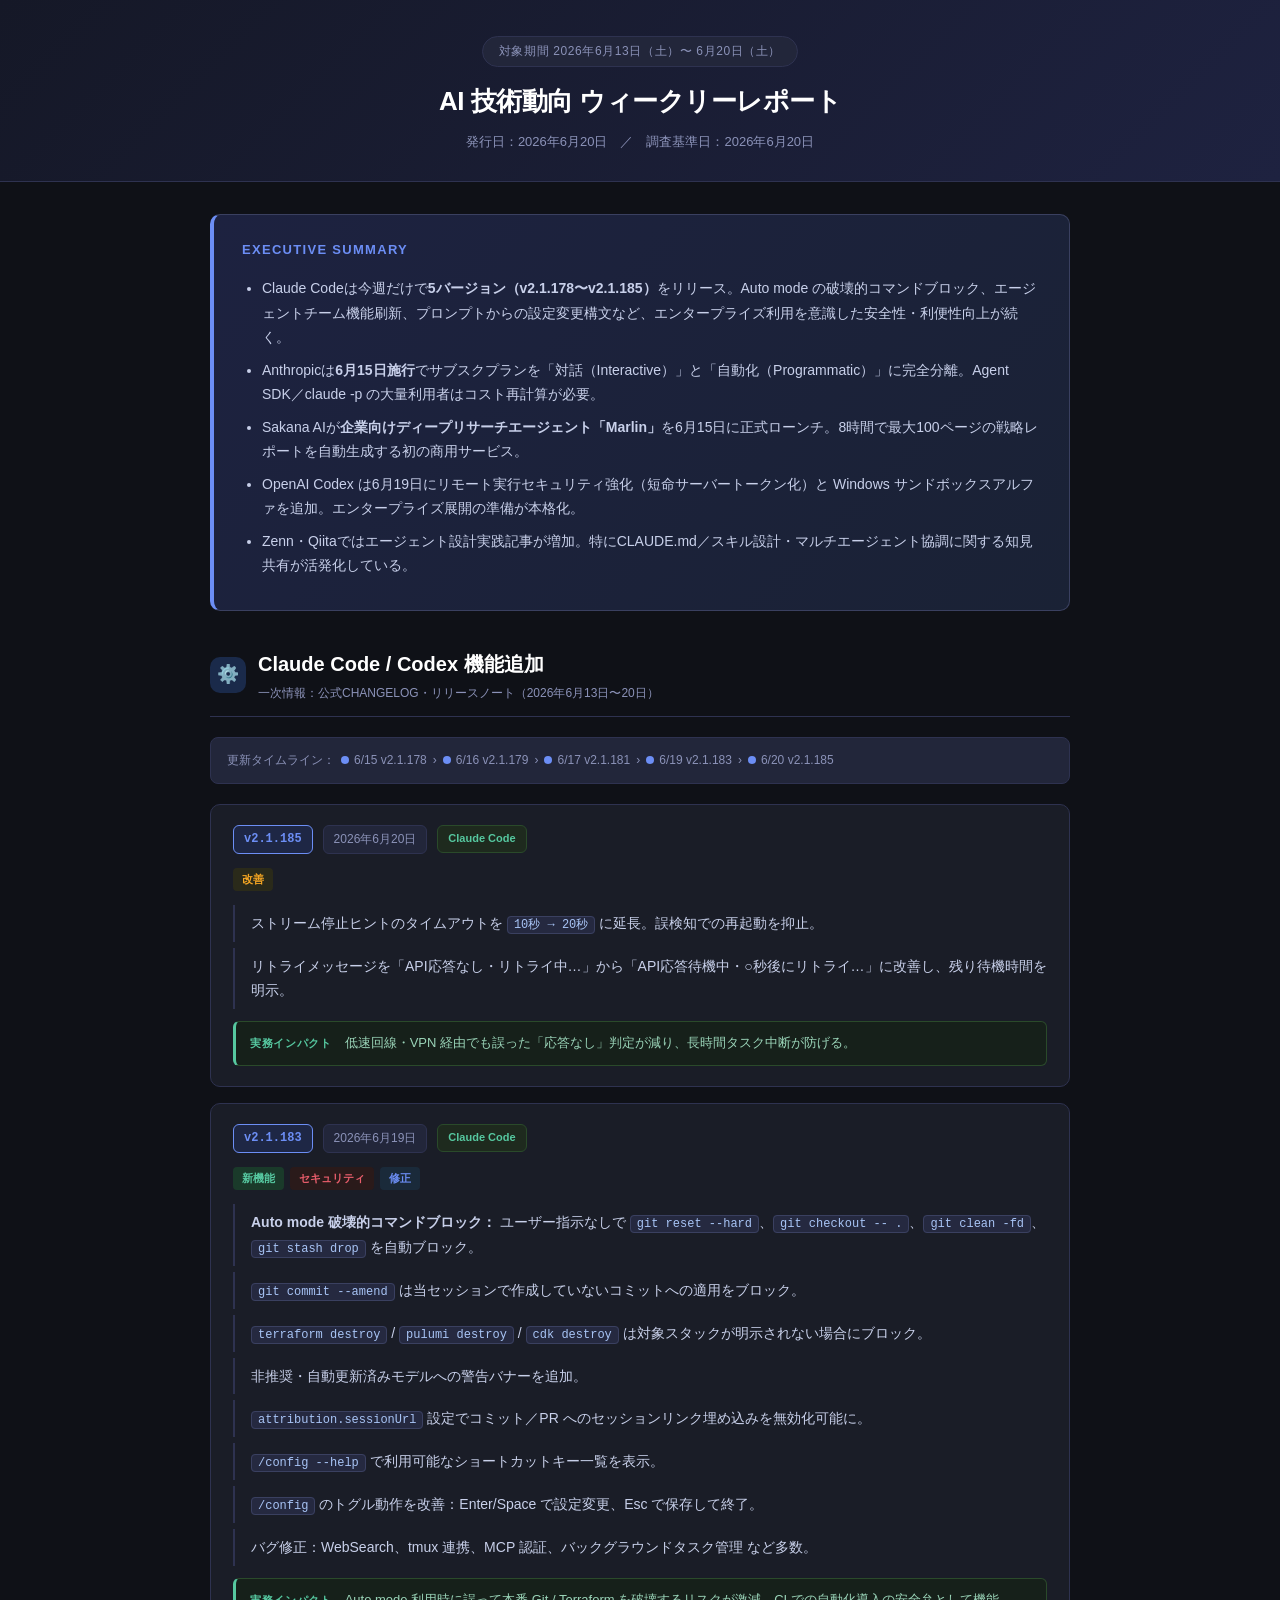
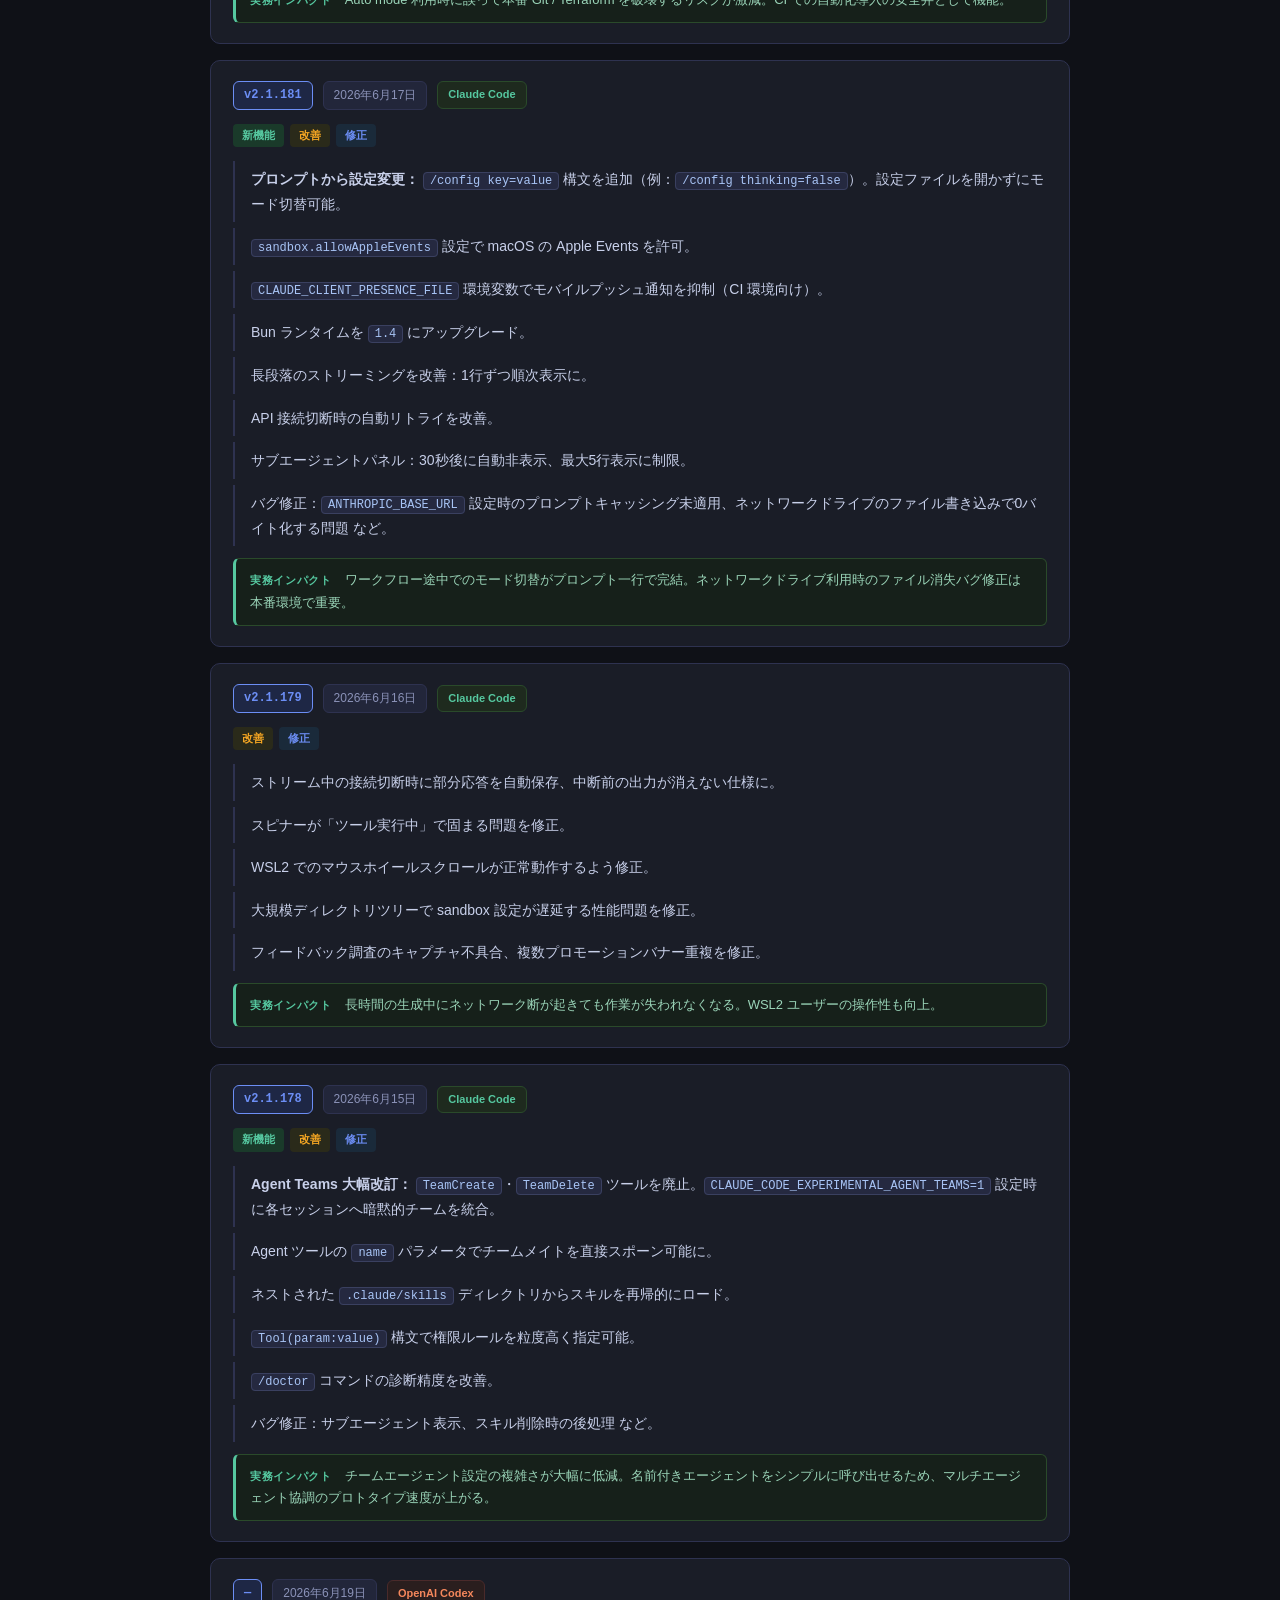
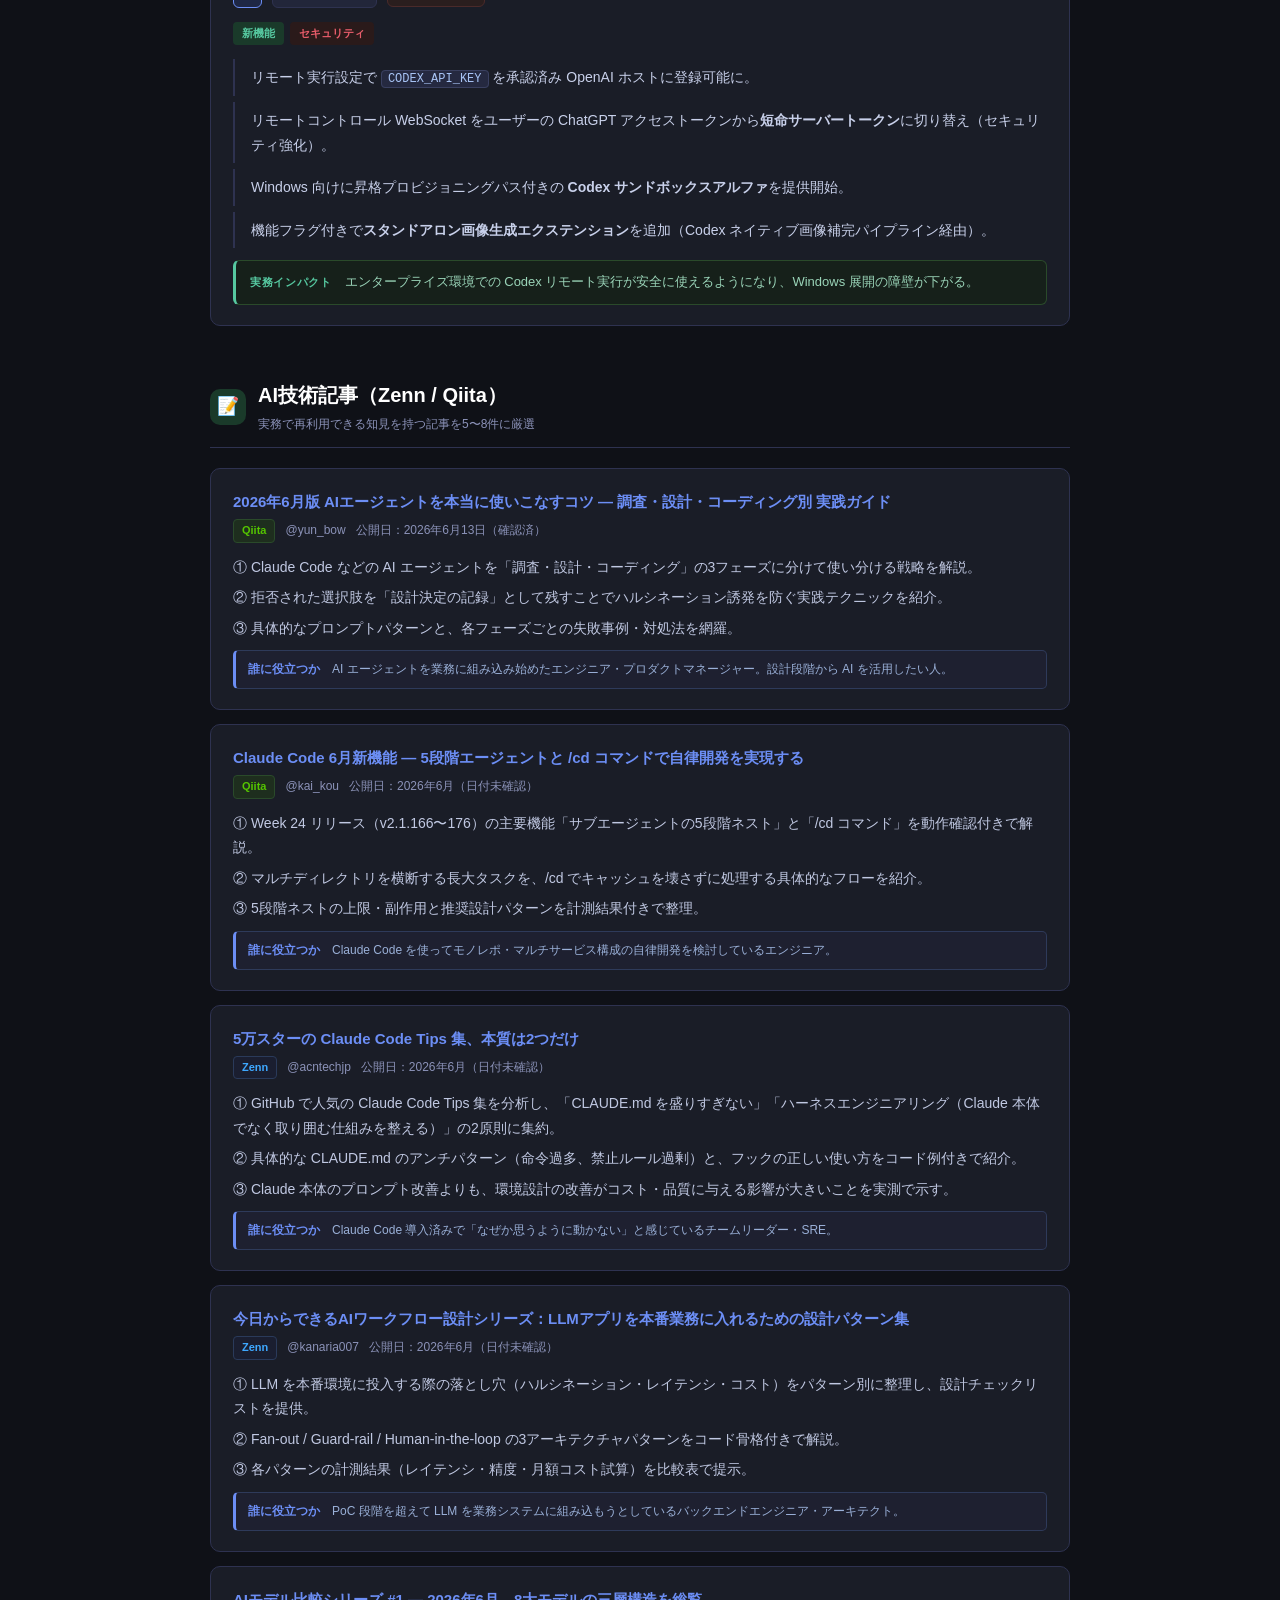
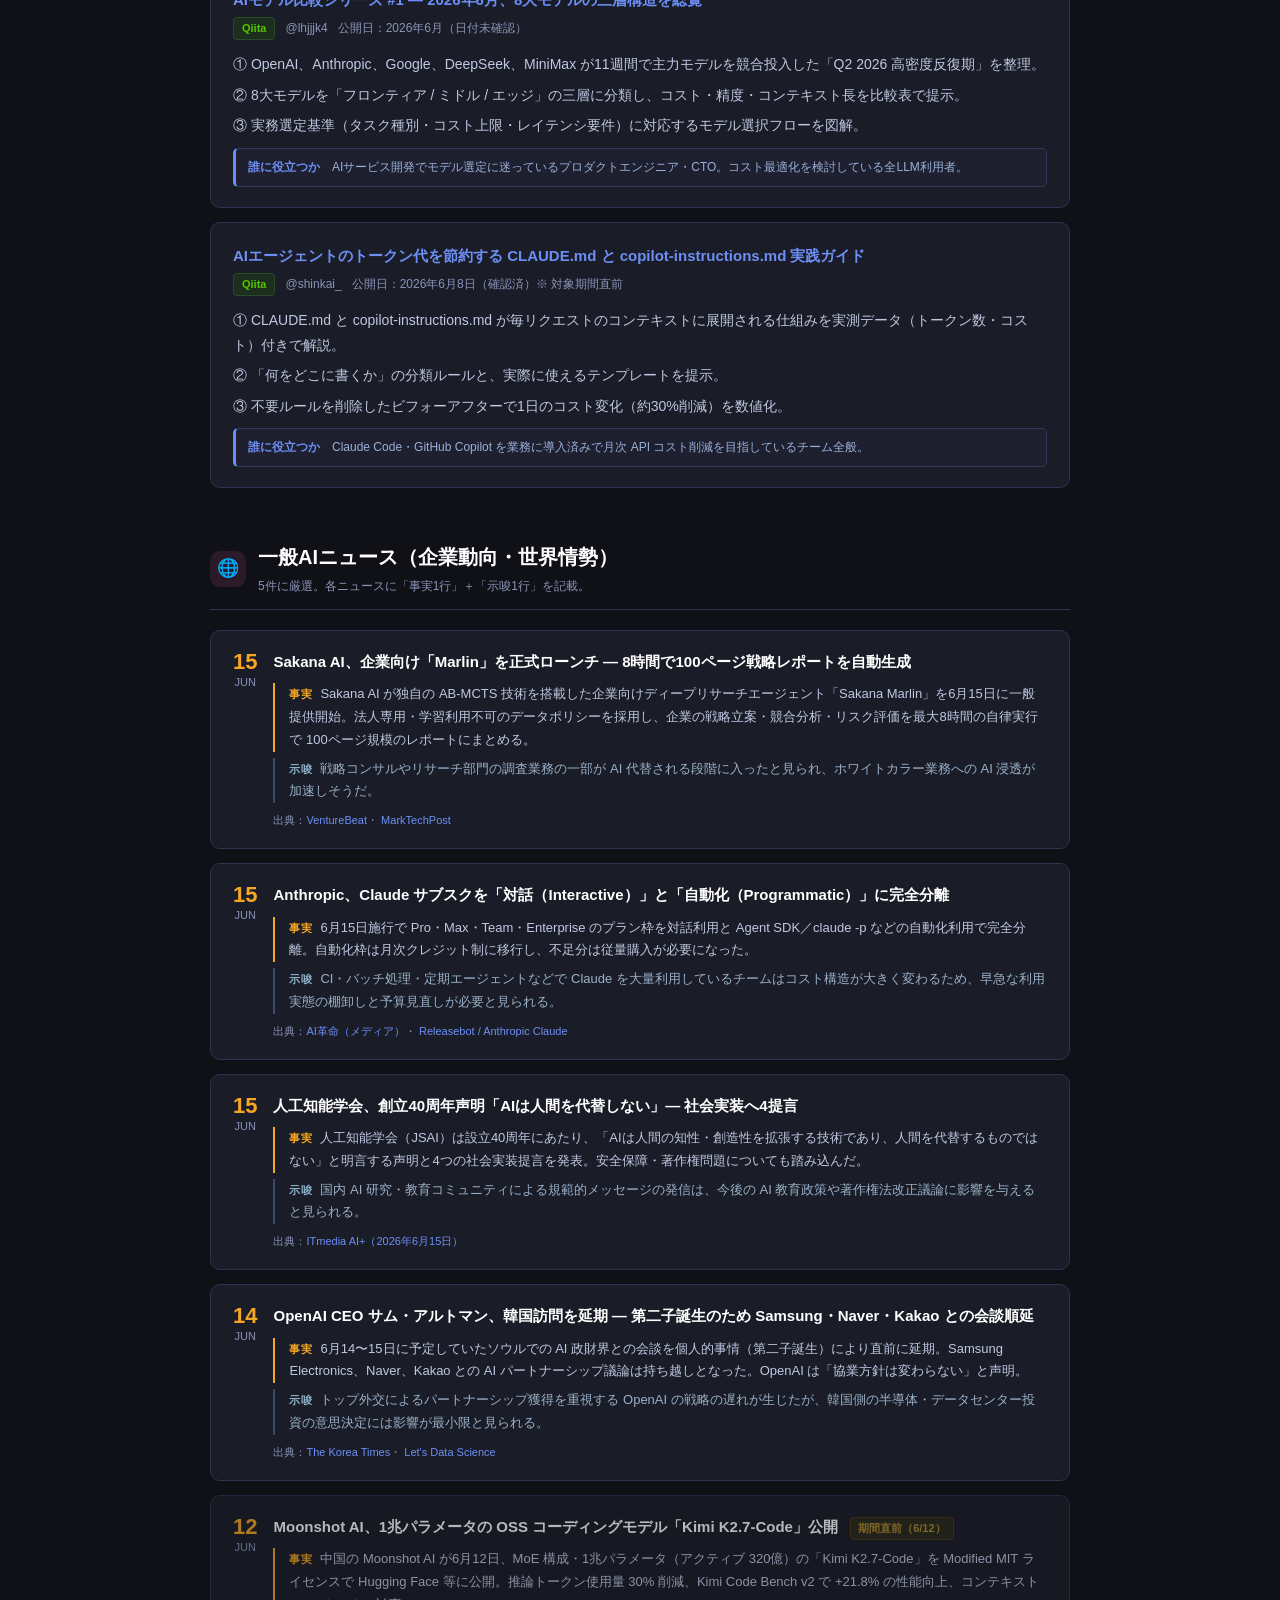
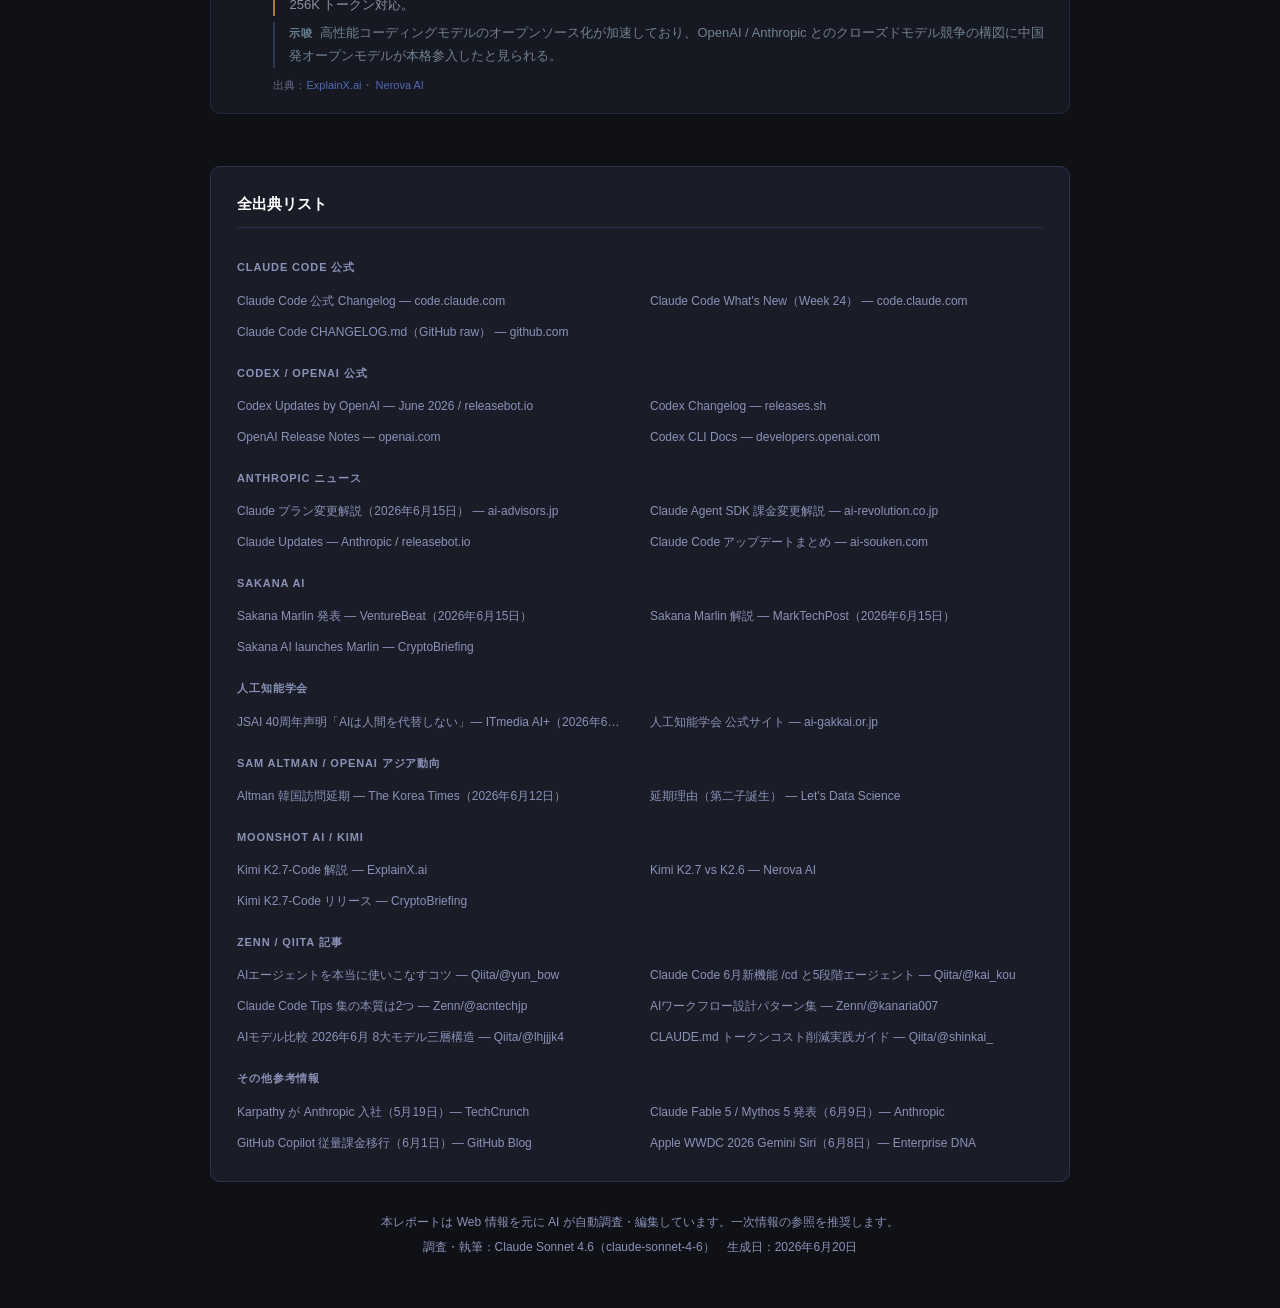
<file: AI-Weekly-Report_2026-06-20.html>
<!DOCTYPE html>
<html lang="ja">
<head>
  <meta charset="UTF-8">
  <meta name="viewport" content="width=device-width, initial-scale=1.0">
  <title>AI技術動向レポート｜2026年6月13日〜6月20日</title>
  <style>
    :root {
      --bg: #0f1117;
      --surface: #1a1d27;
      --surface2: #22263a;
      --border: #2e3250;
      --accent: #6c8ef5;
      --accent2: #56c8a0;
      --accent3: #f5a623;
      --accent4: #e85d6b;
      --text: #e2e6f3;
      --text-muted: #8b92b8;
      --tag-new: #1a3a2a;
      --tag-fix: #1a2a3a;
      --tag-improve: #2a2a1a;
      --tag-new-text: #56c8a0;
      --tag-fix-text: #6c8ef5;
      --tag-improve-text: #f5a623;
    }
    * { box-sizing: border-box; margin: 0; padding: 0; }
    body {
      background: var(--bg);
      color: var(--text);
      font-family: 'Hiragino Kaku Gothic ProN', 'Meiryo', 'Yu Gothic', sans-serif;
      font-size: 15px;
      line-height: 1.75;
      padding: 0 0 60px;
    }
    a { color: var(--accent); text-decoration: none; }
    a:hover { text-decoration: underline; opacity: 0.85; }

    /* Header */
    .site-header {
      background: linear-gradient(135deg, #151827 0%, #1e2240 100%);
      border-bottom: 1px solid var(--border);
      padding: 36px 0 28px;
      text-align: center;
    }
    .site-header .period-badge {
      display: inline-block;
      background: var(--surface2);
      border: 1px solid var(--border);
      border-radius: 20px;
      padding: 4px 16px;
      font-size: 12px;
      color: var(--text-muted);
      margin-bottom: 12px;
      letter-spacing: 0.05em;
    }
    .site-header h1 {
      font-size: 26px;
      font-weight: 700;
      color: #fff;
      letter-spacing: -0.02em;
    }
    .site-header .sub {
      font-size: 13px;
      color: var(--text-muted);
      margin-top: 6px;
    }

    /* Main container */
    .container { max-width: 900px; margin: 0 auto; padding: 0 20px; }

    /* Executive Summary */
    .summary-block {
      background: linear-gradient(135deg, #1d2240 0%, #1a2235 100%);
      border: 1px solid #3a4060;
      border-left: 4px solid var(--accent);
      border-radius: 10px;
      padding: 24px 28px;
      margin: 32px 0 36px;
    }
    .summary-block h2 {
      font-size: 13px;
      font-weight: 700;
      color: var(--accent);
      letter-spacing: 0.1em;
      text-transform: uppercase;
      margin-bottom: 14px;
    }
    .summary-block ul {
      padding-left: 20px;
    }
    .summary-block li {
      margin-bottom: 8px;
      color: #c8d0ea;
      font-size: 14px;
    }

    /* Section */
    .section { margin-bottom: 52px; }
    .section-header {
      display: flex;
      align-items: center;
      gap: 12px;
      margin-bottom: 20px;
      padding-bottom: 12px;
      border-bottom: 1px solid var(--border);
    }
    .section-icon {
      width: 36px; height: 36px;
      border-radius: 10px;
      display: flex; align-items: center; justify-content: center;
      font-size: 18px;
      flex-shrink: 0;
    }
    .icon-code { background: #1a2a4a; }
    .icon-article { background: #1a3a2a; }
    .icon-news { background: #2a1a2a; }
    .section-title { font-size: 20px; font-weight: 700; color: #fff; }
    .section-sub { font-size: 12px; color: var(--text-muted); margin-top: 1px; }

    /* Cards */
    .card {
      background: var(--surface);
      border: 1px solid var(--border);
      border-radius: 10px;
      padding: 20px 22px;
      margin-bottom: 16px;
      transition: border-color 0.15s;
    }
    .card:hover { border-color: #4a5080; }

    /* Version badge */
    .version-header {
      display: flex;
      align-items: center;
      gap: 10px;
      margin-bottom: 14px;
      flex-wrap: wrap;
    }
    .badge-version {
      background: #1e2745;
      border: 1px solid var(--accent);
      color: var(--accent);
      border-radius: 6px;
      padding: 3px 10px;
      font-size: 12px;
      font-weight: 700;
      font-family: monospace;
    }
    .badge-date {
      background: var(--surface2);
      border: 1px solid var(--border);
      color: var(--text-muted);
      border-radius: 6px;
      padding: 3px 10px;
      font-size: 12px;
    }
    .badge-product {
      border-radius: 6px;
      padding: 3px 10px;
      font-size: 11px;
      font-weight: 700;
    }
    .badge-claude { background: #1e2a1e; color: var(--accent2); border: 1px solid #2a4a2a; }
    .badge-codex  { background: #2a1e1e; color: #f5875c; border: 1px solid #4a2a2a; }

    /* Tag pills */
    .tags { display: flex; gap: 6px; flex-wrap: wrap; margin: 10px 0 14px; }
    .tag {
      border-radius: 4px;
      padding: 2px 9px;
      font-size: 11px;
      font-weight: 700;
    }
    .tag-new     { background: var(--tag-new);     color: var(--tag-new-text); }
    .tag-improve { background: var(--tag-improve); color: var(--tag-improve-text); }
    .tag-fix     { background: var(--tag-fix);     color: var(--tag-fix-text); }
    .tag-security { background: #2a1a1a; color: #e85d6b; }

    /* Change items */
    .change-list { list-style: none; padding: 0; }
    .change-list li {
      padding: 6px 0 6px 16px;
      border-left: 2px solid var(--border);
      margin-bottom: 6px;
      font-size: 14px;
      color: #c8d0ea;
    }
    .change-list li code {
      background: #252940;
      border: 1px solid #3a4060;
      border-radius: 4px;
      padding: 1px 6px;
      font-size: 12px;
      font-family: 'Fira Code', 'Consolas', monospace;
      color: #a8c4f5;
    }

    /* Impact box */
    .impact-box {
      background: #16201a;
      border: 1px solid #2a4a2a;
      border-left: 3px solid var(--accent2);
      border-radius: 6px;
      padding: 10px 14px;
      margin-top: 12px;
      font-size: 13px;
      color: #9ad4b8;
    }
    .impact-box strong { color: var(--accent2); font-size: 11px; letter-spacing: 0.06em; }

    /* Article cards */
    .article-card {
      background: var(--surface);
      border: 1px solid var(--border);
      border-radius: 10px;
      padding: 20px 22px;
      margin-bottom: 14px;
    }
    .article-title {
      font-size: 15px;
      font-weight: 700;
      color: #fff;
      margin-bottom: 4px;
    }
    .article-meta {
      font-size: 12px;
      color: var(--text-muted);
      margin-bottom: 12px;
      display: flex;
      gap: 10px;
      flex-wrap: wrap;
      align-items: center;
    }
    .meta-platform {
      display: inline-block;
      border-radius: 4px;
      padding: 1px 8px;
      font-size: 11px;
      font-weight: 700;
    }
    .platform-qiita  { background: #1e2e1e; color: #55c500; border: 1px solid #2a4a2a; }
    .platform-zenn   { background: #1a1e30; color: #3ea8ff; border: 1px solid #2a3a5a; }
    .article-summary p {
      font-size: 14px;
      color: #c0c8e2;
      margin-bottom: 6px;
    }
    .who-box {
      background: #1e2030;
      border: 1px solid #2e3a5a;
      border-left: 3px solid var(--accent);
      border-radius: 5px;
      padding: 8px 12px;
      font-size: 12px;
      color: #9ab0d8;
      margin-top: 10px;
    }
    .who-box strong { color: var(--accent); }

    /* News cards */
    .news-card {
      background: var(--surface);
      border: 1px solid var(--border);
      border-radius: 10px;
      padding: 18px 22px;
      margin-bottom: 14px;
      display: grid;
      grid-template-columns: auto 1fr;
      gap: 0 16px;
    }
    .news-date-col {
      text-align: center;
      padding-top: 2px;
    }
    .news-date-day { font-size: 22px; font-weight: 800; color: var(--accent3); line-height: 1; }
    .news-date-mon { font-size: 11px; color: var(--text-muted); }
    .news-content h3 {
      font-size: 15px;
      font-weight: 700;
      color: #fff;
      margin-bottom: 8px;
    }
    .news-fact {
      font-size: 13px;
      color: #c0c8e2;
      margin-bottom: 6px;
      padding-left: 14px;
      border-left: 2px solid var(--accent3);
    }
    .news-fact strong { color: var(--accent3); font-size: 11px; letter-spacing: 0.06em; margin-right: 4px; }
    .news-implication {
      font-size: 13px;
      color: #9ab0c8;
      padding-left: 14px;
      border-left: 2px solid #3a4a6a;
    }
    .news-implication strong { color: #8ab0c8; font-size: 11px; letter-spacing: 0.06em; margin-right: 4px; }
    .news-source {
      font-size: 11px;
      color: var(--text-muted);
      margin-top: 8px;
    }
    .out-of-period {
      border-left-color: var(--border) !important;
      opacity: 0.7;
    }
    .period-note {
      display: inline-block;
      background: #2a2a1a;
      color: #b08a30;
      border: 1px solid #4a3a10;
      border-radius: 4px;
      font-size: 11px;
      padding: 1px 7px;
      margin-left: 8px;
    }

    /* Sources */
    .sources-section {
      background: var(--surface);
      border: 1px solid var(--border);
      border-radius: 10px;
      padding: 24px 26px;
      margin-top: 40px;
    }
    .sources-section h2 {
      font-size: 15px;
      font-weight: 700;
      color: #fff;
      margin-bottom: 16px;
      padding-bottom: 10px;
      border-bottom: 1px solid var(--border);
    }
    .sources-grid {
      display: grid;
      grid-template-columns: 1fr 1fr;
      gap: 4px 20px;
    }
    .sources-grid a {
      font-size: 12px;
      color: var(--text-muted);
      display: block;
      padding: 3px 0;
      overflow: hidden;
      text-overflow: ellipsis;
      white-space: nowrap;
    }
    .sources-grid a:hover { color: var(--accent); }
    .sources-cat {
      font-size: 11px;
      font-weight: 700;
      color: var(--text-muted);
      letter-spacing: 0.08em;
      text-transform: uppercase;
      margin: 14px 0 6px;
      grid-column: 1 / -1;
    }

    /* Footer */
    .report-footer {
      text-align: center;
      padding: 30px 20px 0;
      font-size: 12px;
      color: var(--text-muted);
    }

    /* Timeline strip */
    .timeline-strip {
      background: var(--surface2);
      border: 1px solid var(--border);
      border-radius: 8px;
      padding: 12px 16px;
      margin-bottom: 20px;
      font-size: 12px;
      color: var(--text-muted);
      display: flex;
      align-items: center;
      gap: 6px;
      flex-wrap: wrap;
    }
    .tl-item {
      display: flex;
      align-items: center;
      gap: 5px;
    }
    .tl-dot {
      width: 8px; height: 8px;
      border-radius: 50%;
      background: var(--accent);
      flex-shrink: 0;
    }

    @media (max-width: 640px) {
      .sources-grid { grid-template-columns: 1fr; }
      .news-card { grid-template-columns: 1fr; }
      .news-date-col { display: flex; gap: 6px; align-items: baseline; margin-bottom: 6px; }
      .news-date-day { font-size: 16px; }
    }
  </style>
</head>
<body>

<!-- ===== HEADER ===== -->
<div class="site-header">
  <div class="period-badge">対象期間 2026年6月13日（土）〜 6月20日（土）</div>
  <h1>AI 技術動向 ウィークリーレポート</h1>
  <div class="sub">発行日：2026年6月20日　／　調査基準日：2026年6月20日</div>
</div>

<div class="container">

  <!-- ===== EXECUTIVE SUMMARY ===== -->
  <div class="summary-block">
    <h2>Executive Summary</h2>
    <ul>
      <li>Claude Codeは今週だけで<strong>5バージョン（v2.1.178〜v2.1.185）</strong>をリリース。Auto mode の破壊的コマンドブロック、エージェントチーム機能刷新、プロンプトからの設定変更構文など、エンタープライズ利用を意識した安全性・利便性向上が続く。</li>
      <li>Anthropicは<strong>6月15日施行</strong>でサブスクプランを「対話（Interactive）」と「自動化（Programmatic）」に完全分離。Agent SDK／claude -p の大量利用者はコスト再計算が必要。</li>
      <li>Sakana AIが<strong>企業向けディープリサーチエージェント「Marlin」</strong>を6月15日に正式ローンチ。8時間で最大100ページの戦略レポートを自動生成する初の商用サービス。</li>
      <li>OpenAI Codex は6月19日にリモート実行セキュリティ強化（短命サーバートークン化）と Windows サンドボックスアルファを追加。エンタープライズ展開の準備が本格化。</li>
      <li>Zenn・Qiitaではエージェント設計実践記事が増加。特にCLAUDE.md／スキル設計・マルチエージェント協調に関する知見共有が活発化している。</li>
    </ul>
  </div>


  <!-- ===================================================
       SECTION 1: Claude Code / Codex 機能追加
       =================================================== -->
  <div class="section">
    <div class="section-header">
      <div class="section-icon icon-code">⚙️</div>
      <div>
        <div class="section-title">Claude Code / Codex 機能追加</div>
        <div class="section-sub">一次情報：公式CHANGELOG・リリースノート（2026年6月13日〜20日）</div>
      </div>
    </div>

    <div class="timeline-strip">
      <span>更新タイムライン：</span>
      <span class="tl-item"><span class="tl-dot"></span> 6/15 v2.1.178</span>
      <span>›</span>
      <span class="tl-item"><span class="tl-dot"></span> 6/16 v2.1.179</span>
      <span>›</span>
      <span class="tl-item"><span class="tl-dot"></span> 6/17 v2.1.181</span>
      <span>›</span>
      <span class="tl-item"><span class="tl-dot"></span> 6/19 v2.1.183</span>
      <span>›</span>
      <span class="tl-item"><span class="tl-dot"></span> 6/20 v2.1.185</span>
    </div>

    <!-- v2.1.185 -->
    <div class="card">
      <div class="version-header">
        <span class="badge-version">v2.1.185</span>
        <span class="badge-date">2026年6月20日</span>
        <span class="badge-product badge-claude">Claude Code</span>
      </div>
      <div class="tags">
        <span class="tag tag-improve">改善</span>
      </div>
      <ul class="change-list">
        <li>ストリーム停止ヒントのタイムアウトを <code>10秒 → 20秒</code> に延長。誤検知での再起動を抑止。</li>
        <li>リトライメッセージを「API応答なし・リトライ中…」から「API応答待機中・○秒後にリトライ…」に改善し、残り待機時間を明示。</li>
      </ul>
      <div class="impact-box">
        <strong>実務インパクト</strong>　低速回線・VPN 経由でも誤った「応答なし」判定が減り、長時間タスク中断が防げる。
      </div>
    </div>

    <!-- v2.1.183 -->
    <div class="card">
      <div class="version-header">
        <span class="badge-version">v2.1.183</span>
        <span class="badge-date">2026年6月19日</span>
        <span class="badge-product badge-claude">Claude Code</span>
      </div>
      <div class="tags">
        <span class="tag tag-new">新機能</span>
        <span class="tag tag-security">セキュリティ</span>
        <span class="tag tag-fix">修正</span>
      </div>
      <ul class="change-list">
        <li><strong>Auto mode 破壊的コマンドブロック：</strong> ユーザー指示なしで <code>git reset --hard</code>、<code>git checkout -- .</code>、<code>git clean -fd</code>、<code>git stash drop</code> を自動ブロック。</li>
        <li><code>git commit --amend</code> は当セッションで作成していないコミットへの適用をブロック。</li>
        <li><code>terraform destroy</code> / <code>pulumi destroy</code> / <code>cdk destroy</code> は対象スタックが明示されない場合にブロック。</li>
        <li>非推奨・自動更新済みモデルへの警告バナーを追加。</li>
        <li><code>attribution.sessionUrl</code> 設定でコミット／PR へのセッションリンク埋め込みを無効化可能に。</li>
        <li><code>/config --help</code> で利用可能なショートカットキー一覧を表示。</li>
        <li><code>/config</code> のトグル動作を改善：Enter/Space で設定変更、Esc で保存して終了。</li>
        <li>バグ修正：WebSearch、tmux 連携、MCP 認証、バックグラウンドタスク管理 など多数。</li>
      </ul>
      <div class="impact-box">
        <strong>実務インパクト</strong>　Auto mode 利用時に誤って本番 Git / Terraform を破壊するリスクが激減。CI での自動化導入の安全弁として機能。
      </div>
    </div>

    <!-- v2.1.181 -->
    <div class="card">
      <div class="version-header">
        <span class="badge-version">v2.1.181</span>
        <span class="badge-date">2026年6月17日</span>
        <span class="badge-product badge-claude">Claude Code</span>
      </div>
      <div class="tags">
        <span class="tag tag-new">新機能</span>
        <span class="tag tag-improve">改善</span>
        <span class="tag tag-fix">修正</span>
      </div>
      <ul class="change-list">
        <li><strong>プロンプトから設定変更：</strong> <code>/config key=value</code> 構文を追加（例：<code>/config thinking=false</code>）。設定ファイルを開かずにモード切替可能。</li>
        <li><code>sandbox.allowAppleEvents</code> 設定で macOS の Apple Events を許可。</li>
        <li><code>CLAUDE_CLIENT_PRESENCE_FILE</code> 環境変数でモバイルプッシュ通知を抑制（CI 環境向け）。</li>
        <li>Bun ランタイムを <code>1.4</code> にアップグレード。</li>
        <li>長段落のストリーミングを改善：1行ずつ順次表示に。</li>
        <li>API 接続切断時の自動リトライを改善。</li>
        <li>サブエージェントパネル：30秒後に自動非表示、最大5行表示に制限。</li>
        <li>バグ修正：<code>ANTHROPIC_BASE_URL</code> 設定時のプロンプトキャッシング未適用、ネットワークドライブのファイル書き込みで0バイト化する問題 など。</li>
      </ul>
      <div class="impact-box">
        <strong>実務インパクト</strong>　ワークフロー途中でのモード切替がプロンプト一行で完結。ネットワークドライブ利用時のファイル消失バグ修正は本番環境で重要。
      </div>
    </div>

    <!-- v2.1.179 -->
    <div class="card">
      <div class="version-header">
        <span class="badge-version">v2.1.179</span>
        <span class="badge-date">2026年6月16日</span>
        <span class="badge-product badge-claude">Claude Code</span>
      </div>
      <div class="tags">
        <span class="tag tag-improve">改善</span>
        <span class="tag tag-fix">修正</span>
      </div>
      <ul class="change-list">
        <li>ストリーム中の接続切断時に部分応答を自動保存、中断前の出力が消えない仕様に。</li>
        <li>スピナーが「ツール実行中」で固まる問題を修正。</li>
        <li>WSL2 でのマウスホイールスクロールが正常動作するよう修正。</li>
        <li>大規模ディレクトリツリーで sandbox 設定が遅延する性能問題を修正。</li>
        <li>フィードバック調査のキャプチャ不具合、複数プロモーションバナー重複を修正。</li>
      </ul>
      <div class="impact-box">
        <strong>実務インパクト</strong>　長時間の生成中にネットワーク断が起きても作業が失われなくなる。WSL2 ユーザーの操作性も向上。
      </div>
    </div>

    <!-- v2.1.178 -->
    <div class="card">
      <div class="version-header">
        <span class="badge-version">v2.1.178</span>
        <span class="badge-date">2026年6月15日</span>
        <span class="badge-product badge-claude">Claude Code</span>
      </div>
      <div class="tags">
        <span class="tag tag-new">新機能</span>
        <span class="tag tag-improve">改善</span>
        <span class="tag tag-fix">修正</span>
      </div>
      <ul class="change-list">
        <li><strong>Agent Teams 大幅改訂：</strong> <code>TeamCreate</code>・<code>TeamDelete</code> ツールを廃止。<code>CLAUDE_CODE_EXPERIMENTAL_AGENT_TEAMS=1</code> 設定時に各セッションへ暗黙的チームを統合。</li>
        <li>Agent ツールの <code>name</code> パラメータでチームメイトを直接スポーン可能に。</li>
        <li>ネストされた <code>.claude/skills</code> ディレクトリからスキルを再帰的にロード。</li>
        <li><code>Tool(param:value)</code> 構文で権限ルールを粒度高く指定可能。</li>
        <li><code>/doctor</code> コマンドの診断精度を改善。</li>
        <li>バグ修正：サブエージェント表示、スキル削除時の後処理 など。</li>
      </ul>
      <div class="impact-box">
        <strong>実務インパクト</strong>　チームエージェント設定の複雑さが大幅に低減。名前付きエージェントをシンプルに呼び出せるため、マルチエージェント協調のプロトタイプ速度が上がる。
      </div>
    </div>

    <!-- Codex June 19 -->
    <div class="card">
      <div class="version-header">
        <span class="badge-version">—</span>
        <span class="badge-date">2026年6月19日</span>
        <span class="badge-product badge-codex">OpenAI Codex</span>
      </div>
      <div class="tags">
        <span class="tag tag-new">新機能</span>
        <span class="tag tag-security">セキュリティ</span>
      </div>
      <ul class="change-list">
        <li>リモート実行設定で <code>CODEX_API_KEY</code> を承認済み OpenAI ホストに登録可能に。</li>
        <li>リモートコントロール WebSocket をユーザーの ChatGPT アクセストークンから<strong>短命サーバートークン</strong>に切り替え（セキュリティ強化）。</li>
        <li>Windows 向けに昇格プロビジョニングパス付きの <strong>Codex サンドボックスアルファ</strong>を提供開始。</li>
        <li>機能フラグ付きで<strong>スタンドアロン画像生成エクステンション</strong>を追加（Codex ネイティブ画像補完パイプライン経由）。</li>
      </ul>
      <div class="impact-box">
        <strong>実務インパクト</strong>　エンタープライズ環境での Codex リモート実行が安全に使えるようになり、Windows 展開の障壁が下がる。
      </div>
    </div>

  </div><!-- /section 1 -->


  <!-- ===================================================
       SECTION 2: AI技術記事
       =================================================== -->
  <div class="section">
    <div class="section-header">
      <div class="section-icon icon-article">📝</div>
      <div>
        <div class="section-title">AI技術記事（Zenn / Qiita）</div>
        <div class="section-sub">実務で再利用できる知見を持つ記事を5〜8件に厳選</div>
      </div>
    </div>

    <!-- Article 1 -->
    <div class="article-card">
      <div class="article-title">
        <a href="https://qiita.com/yun_bow/items/d35ddd7b41d9a9875f15" target="_blank">
          2026年6月版 AIエージェントを本当に使いこなすコツ ― 調査・設計・コーディング別 実践ガイド
        </a>
      </div>
      <div class="article-meta">
        <span class="meta-platform platform-qiita">Qiita</span>
        <span>@yun_bow</span>
        <span>公開日：2026年6月13日（確認済）</span>
      </div>
      <div class="article-summary">
        <p>① Claude Code などの AI エージェントを「調査・設計・コーディング」の3フェーズに分けて使い分ける戦略を解説。</p>
        <p>② 拒否された選択肢を「設計決定の記録」として残すことでハルシネーション誘発を防ぐ実践テクニックを紹介。</p>
        <p>③ 具体的なプロンプトパターンと、各フェーズごとの失敗事例・対処法を網羅。</p>
      </div>
      <div class="who-box">
        <strong>誰に役立つか</strong>　AI エージェントを業務に組み込み始めたエンジニア・プロダクトマネージャー。設計段階から AI を活用したい人。
      </div>
    </div>

    <!-- Article 2 -->
    <div class="article-card">
      <div class="article-title">
        <a href="https://qiita.com/kai_kou/items/81cee59a85d82535e986" target="_blank">
          Claude Code 6月新機能 — 5段階エージェントと /cd コマンドで自律開発を実現する
        </a>
      </div>
      <div class="article-meta">
        <span class="meta-platform platform-qiita">Qiita</span>
        <span>@kai_kou</span>
        <span>公開日：2026年6月（日付未確認）</span>
      </div>
      <div class="article-summary">
        <p>① Week 24 リリース（v2.1.166〜176）の主要機能「サブエージェントの5段階ネスト」と「/cd コマンド」を動作確認付きで解説。</p>
        <p>② マルチディレクトリを横断する長大タスクを、/cd でキャッシュを壊さずに処理する具体的なフローを紹介。</p>
        <p>③ 5段階ネストの上限・副作用と推奨設計パターンを計測結果付きで整理。</p>
      </div>
      <div class="who-box">
        <strong>誰に役立つか</strong>　Claude Code を使ってモノレポ・マルチサービス構成の自律開発を検討しているエンジニア。
      </div>
    </div>

    <!-- Article 3 -->
    <div class="article-card">
      <div class="article-title">
        <a href="https://zenn.dev/acntechjp/articles/5409d8e2ad0767" target="_blank">
          5万スターの Claude Code Tips 集、本質は2つだけ
        </a>
      </div>
      <div class="article-meta">
        <span class="meta-platform platform-zenn">Zenn</span>
        <span>@acntechjp</span>
        <span>公開日：2026年6月（日付未確認）</span>
      </div>
      <div class="article-summary">
        <p>① GitHub で人気の Claude Code Tips 集を分析し、「CLAUDE.md を盛りすぎない」「ハーネスエンジニアリング（Claude 本体でなく取り囲む仕組みを整える）」の2原則に集約。</p>
        <p>② 具体的な CLAUDE.md のアンチパターン（命令過多、禁止ルール過剰）と、フックの正しい使い方をコード例付きで紹介。</p>
        <p>③ Claude 本体のプロンプト改善よりも、環境設計の改善がコスト・品質に与える影響が大きいことを実測で示す。</p>
      </div>
      <div class="who-box">
        <strong>誰に役立つか</strong>　Claude Code 導入済みで「なぜか思うように動かない」と感じているチームリーダー・SRE。
      </div>
    </div>

    <!-- Article 4 -->
    <div class="article-card">
      <div class="article-title">
        <a href="https://zenn.dev/kanaria007/articles/c74aae44ba99fb" target="_blank">
          今日からできるAIワークフロー設計シリーズ：LLMアプリを本番業務に入れるための設計パターン集
        </a>
      </div>
      <div class="article-meta">
        <span class="meta-platform platform-zenn">Zenn</span>
        <span>@kanaria007</span>
        <span>公開日：2026年6月（日付未確認）</span>
      </div>
      <div class="article-summary">
        <p>① LLM を本番環境に投入する際の落とし穴（ハルシネーション・レイテンシ・コスト）をパターン別に整理し、設計チェックリストを提供。</p>
        <p>② Fan-out / Guard-rail / Human-in-the-loop の3アーキテクチャパターンをコード骨格付きで解説。</p>
        <p>③ 各パターンの計測結果（レイテンシ・精度・月額コスト試算）を比較表で提示。</p>
      </div>
      <div class="who-box">
        <strong>誰に役立つか</strong>　PoC 段階を超えて LLM を業務システムに組み込もうとしているバックエンドエンジニア・アーキテクト。
      </div>
    </div>

    <!-- Article 5 -->
    <div class="article-card">
      <div class="article-title">
        <a href="https://qiita.com/lhjjjk4/items/22a25bae9c0d5cc1b236" target="_blank">
          AIモデル比較シリーズ #1 — 2026年6月、8大モデルの三層構造を総覧
        </a>
      </div>
      <div class="article-meta">
        <span class="meta-platform platform-qiita">Qiita</span>
        <span>@lhjjjk4</span>
        <span>公開日：2026年6月（日付未確認）</span>
      </div>
      <div class="article-summary">
        <p>① OpenAI、Anthropic、Google、DeepSeek、MiniMax が11週間で主力モデルを競合投入した「Q2 2026 高密度反復期」を整理。</p>
        <p>② 8大モデルを「フロンティア / ミドル / エッジ」の三層に分類し、コスト・精度・コンテキスト長を比較表で提示。</p>
        <p>③ 実務選定基準（タスク種別・コスト上限・レイテンシ要件）に対応するモデル選択フローを図解。</p>
      </div>
      <div class="who-box">
        <strong>誰に役立つか</strong>　AIサービス開発でモデル選定に迷っているプロダクトエンジニア・CTO。コスト最適化を検討している全LLM利用者。
      </div>
    </div>

    <!-- Article 6 -->
    <div class="article-card">
      <div class="article-title">
        <a href="https://qiita.com/shinkai_/items/8f88307b7cb13b748e57" target="_blank">
          AIエージェントのトークン代を節約する CLAUDE.md と copilot-instructions.md 実践ガイド
        </a>
      </div>
      <div class="article-meta">
        <span class="meta-platform platform-qiita">Qiita</span>
        <span>@shinkai_</span>
        <span>公開日：2026年6月8日（確認済）※ 対象期間直前</span>
      </div>
      <div class="article-summary">
        <p>① CLAUDE.md と copilot-instructions.md が毎リクエストのコンテキストに展開される仕組みを実測データ（トークン数・コスト）付きで解説。</p>
        <p>② 「何をどこに書くか」の分類ルールと、実際に使えるテンプレートを提示。</p>
        <p>③ 不要ルールを削除したビフォーアフターで1日のコスト変化（約30%削減）を数値化。</p>
      </div>
      <div class="who-box">
        <strong>誰に役立つか</strong>　Claude Code・GitHub Copilot を業務に導入済みで月次 API コスト削減を目指しているチーム全般。
      </div>
    </div>

  </div><!-- /section 2 -->


  <!-- ===================================================
       SECTION 3: 一般AIニュース
       =================================================== -->
  <div class="section">
    <div class="section-header">
      <div class="section-icon icon-news">🌐</div>
      <div>
        <div class="section-title">一般AIニュース（企業動向・世界情勢）</div>
        <div class="section-sub">5件に厳選。各ニュースに「事実1行」＋「示唆1行」を記載。</div>
      </div>
    </div>

    <!-- News 1: Sakana Marlin -->
    <div class="news-card">
      <div class="news-date-col">
        <div class="news-date-day">15</div>
        <div class="news-date-mon">JUN</div>
      </div>
      <div class="news-content">
        <h3>Sakana AI、企業向け「Marlin」を正式ローンチ — 8時間で100ページ戦略レポートを自動生成</h3>
        <div class="news-fact"><strong>事実</strong> Sakana AI が独自の AB-MCTS 技術を搭載した企業向けディープリサーチエージェント「Sakana Marlin」を6月15日に一般提供開始。法人専用・学習利用不可のデータポリシーを採用し、企業の戦略立案・競合分析・リスク評価を最大8時間の自律実行で 100ページ規模のレポートにまとめる。</div>
        <div class="news-implication"><strong>示唆</strong> 戦略コンサルやリサーチ部門の調査業務の一部が AI 代替される段階に入ったと見られ、ホワイトカラー業務への AI 浸透が加速しそうだ。</div>
        <div class="news-source">
          出典：<a href="https://venturebeat.com/technology/when-deep-research-isnt-enough-for-your-business-sakana-ai-launches-ultra-deep-research-agent-for-100-page-reports-in-8-hours" target="_blank">VentureBeat</a>・
          <a href="https://www.marktechpost.com/2026/06/15/sakana-ai-marlin/" target="_blank">MarkTechPost</a>
        </div>
      </div>
    </div>

    <!-- News 2: Claude billing split -->
    <div class="news-card">
      <div class="news-date-col">
        <div class="news-date-day">15</div>
        <div class="news-date-mon">JUN</div>
      </div>
      <div class="news-content">
        <h3>Anthropic、Claude サブスクを「対話（Interactive）」と「自動化（Programmatic）」に完全分離</h3>
        <div class="news-fact"><strong>事実</strong> 6月15日施行で Pro・Max・Team・Enterprise のプラン枠を対話利用と Agent SDK／claude -p などの自動化利用で完全分離。自動化枠は月次クレジット制に移行し、不足分は従量購入が必要になった。</div>
        <div class="news-implication"><strong>示唆</strong> CI・バッチ処理・定期エージェントなどで Claude を大量利用しているチームはコスト構造が大きく変わるため、早急な利用実態の棚卸しと予算見直しが必要と見られる。</div>
        <div class="news-source">
          出典：<a href="https://ai-revolution.co.jp/media/claude-agent-sdk-billing-june-2026/" target="_blank">AI革命（メディア）</a>・
          <a href="https://releasebot.io/updates/anthropic/claude" target="_blank">Releasebot / Anthropic Claude</a>
        </div>
      </div>
    </div>

    <!-- News 3: JSAI statement -->
    <div class="news-card">
      <div class="news-date-col">
        <div class="news-date-day">15</div>
        <div class="news-date-mon">JUN</div>
      </div>
      <div class="news-content">
        <h3>人工知能学会、創立40周年声明「AIは人間を代替しない」— 社会実装へ4提言</h3>
        <div class="news-fact"><strong>事実</strong> 人工知能学会（JSAI）は設立40周年にあたり、「AIは人間の知性・創造性を拡張する技術であり、人間を代替するものではない」と明言する声明と4つの社会実装提言を発表。安全保障・著作権問題についても踏み込んだ。</div>
        <div class="news-implication"><strong>示唆</strong> 国内 AI 研究・教育コミュニティによる規範的メッセージの発信は、今後の AI 教育政策や著作権法改正議論に影響を与えると見られる。</div>
        <div class="news-source">
          出典：<a href="https://www.itmedia.co.jp/aiplus/article/2606/15/2000000091/" target="_blank">ITmedia AI+（2026年6月15日）</a>
        </div>
      </div>
    </div>

    <!-- News 4: Sam Altman Korea cancellation -->
    <div class="news-card">
      <div class="news-date-col">
        <div class="news-date-day">14</div>
        <div class="news-date-mon">JUN</div>
      </div>
      <div class="news-content">
        <h3>OpenAI CEO サム・アルトマン、韓国訪問を延期 — 第二子誕生のため Samsung・Naver・Kakao との会談順延</h3>
        <div class="news-fact"><strong>事実</strong> 6月14〜15日に予定していたソウルでの AI 政財界との会談を個人的事情（第二子誕生）により直前に延期。Samsung Electronics、Naver、Kakao との AI パートナーシップ議論は持ち越しとなった。OpenAI は「協業方針は変わらない」と声明。</div>
        <div class="news-implication"><strong>示唆</strong> トップ外交によるパートナーシップ獲得を重視する OpenAI の戦略の遅れが生じたが、韓国側の半導体・データセンター投資の意思決定には影響が最小限と見られる。</div>
        <div class="news-source">
          出典：<a href="https://www.koreatimes.co.kr/amp/business/companies/20260612/openais-sam-altman-postpones-visit-to-korea" target="_blank">The Korea Times</a>・
          <a href="https://letsdatascience.com/news/sam-altman-postpones-korea-visit-after-daughters-birth-a957a135" target="_blank">Let's Data Science</a>
        </div>
      </div>
    </div>

    <!-- News 5: Kimi K2.7-Code -->
    <div class="news-card out-of-period">
      <div class="news-date-col">
        <div class="news-date-day">12</div>
        <div class="news-date-mon">JUN</div>
      </div>
      <div class="news-content">
        <h3>
          Moonshot AI、1兆パラメータの OSS コーディングモデル「Kimi K2.7-Code」公開
          <span class="period-note">期間直前（6/12）</span>
        </h3>
        <div class="news-fact"><strong>事実</strong> 中国の Moonshot AI が6月12日、MoE 構成・1兆パラメータ（アクティブ 320億）の「Kimi K2.7-Code」を Modified MIT ライセンスで Hugging Face 等に公開。推論トークン使用量 30% 削減、Kimi Code Bench v2 で +21.8% の性能向上、コンテキスト 256K トークン対応。</div>
        <div class="news-implication"><strong>示唆</strong> 高性能コーディングモデルのオープンソース化が加速しており、OpenAI / Anthropic とのクローズドモデル競争の構図に中国発オープンモデルが本格参入したと見られる。</div>
        <div class="news-source">
          出典：<a href="https://www.explainx.ai/blog/kimi-k2-7-code-open-source-coding-model-2026" target="_blank">ExplainX.ai</a>・
          <a href="https://nerova.ai/news/moonshot-kimi-k2-7-code-release-june-2026" target="_blank">Nerova AI</a>
        </div>
      </div>
    </div>

  </div><!-- /section 3 -->


  <!-- ===== ALL SOURCES ===== -->
  <div class="sources-section">
    <h2>全出典リスト</h2>
    <div class="sources-grid">

      <div class="sources-cat">Claude Code 公式</div>
      <a href="https://code.claude.com/docs/en/changelog" target="_blank">Claude Code 公式 Changelog — code.claude.com</a>
      <a href="https://code.claude.com/docs/en/whats-new" target="_blank">Claude Code What's New（Week 24） — code.claude.com</a>
      <a href="https://raw.githubusercontent.com/anthropics/claude-code/refs/heads/main/CHANGELOG.md" target="_blank">Claude Code CHANGELOG.md（GitHub raw） — github.com</a>

      <div class="sources-cat">Codex / OpenAI 公式</div>
      <a href="https://releasebot.io/updates/openai/codex" target="_blank">Codex Updates by OpenAI — June 2026 / releasebot.io</a>
      <a href="https://releases.sh/openai/openai-codex-changelog" target="_blank">Codex Changelog — releases.sh</a>
      <a href="https://openai.com/products/release-notes/" target="_blank">OpenAI Release Notes — openai.com</a>
      <a href="https://developers.openai.com/codex/cli" target="_blank">Codex CLI Docs — developers.openai.com</a>

      <div class="sources-cat">Anthropic ニュース</div>
      <a href="https://ai-advisors.jp/media/ai-news/claude-plan-change-20260615/" target="_blank">Claude プラン変更解説（2026年6月15日） — ai-advisors.jp</a>
      <a href="https://ai-revolution.co.jp/media/claude-agent-sdk-billing-june-2026/" target="_blank">Claude Agent SDK 課金変更解説 — ai-revolution.co.jp</a>
      <a href="https://releasebot.io/updates/anthropic/claude" target="_blank">Claude Updates — Anthropic / releasebot.io</a>
      <a href="https://www.ai-souken.com/article/claude-code-updates-2026" target="_blank">Claude Code アップデートまとめ — ai-souken.com</a>

      <div class="sources-cat">Sakana AI</div>
      <a href="https://venturebeat.com/technology/when-deep-research-isnt-enough-for-your-business-sakana-ai-launches-ultra-deep-research-agent-for-100-page-reports-in-8-hours" target="_blank">Sakana Marlin 発表 — VentureBeat（2026年6月15日）</a>
      <a href="https://www.marktechpost.com/2026/06/15/sakana-ai-marlin/" target="_blank">Sakana Marlin 解説 — MarkTechPost（2026年6月15日）</a>
      <a href="https://cryptobriefing.com/sakana-ai-launches-marlin-deep-research-agent/" target="_blank">Sakana AI launches Marlin — CryptoBriefing</a>

      <div class="sources-cat">人工知能学会</div>
      <a href="https://www.itmedia.co.jp/aiplus/article/2606/15/2000000091/" target="_blank">JSAI 40周年声明「AIは人間を代替しない」— ITmedia AI+（2026年6月15日）</a>
      <a href="https://www.ai-gakkai.or.jp/" target="_blank">人工知能学会 公式サイト — ai-gakkai.or.jp</a>

      <div class="sources-cat">Sam Altman / OpenAI アジア動向</div>
      <a href="https://www.koreatimes.co.kr/amp/business/companies/20260612/openais-sam-altman-postpones-visit-to-korea" target="_blank">Altman 韓国訪問延期 — The Korea Times（2026年6月12日）</a>
      <a href="https://letsdatascience.com/news/sam-altman-postpones-korea-visit-after-daughters-birth-a957a135" target="_blank">延期理由（第二子誕生） — Let's Data Science</a>

      <div class="sources-cat">Moonshot AI / Kimi</div>
      <a href="https://www.explainx.ai/blog/kimi-k2-7-code-open-source-coding-model-2026" target="_blank">Kimi K2.7-Code 解説 — ExplainX.ai</a>
      <a href="https://nerova.ai/news/moonshot-kimi-k2-7-code-release-june-2026" target="_blank">Kimi K2.7 vs K2.6 — Nerova AI</a>
      <a href="https://cryptobriefing.com/kimi-k2-7-code-open-source-release/" target="_blank">Kimi K2.7-Code リリース — CryptoBriefing</a>

      <div class="sources-cat">Zenn / Qiita 記事</div>
      <a href="https://qiita.com/yun_bow/items/d35ddd7b41d9a9875f15" target="_blank">AIエージェントを本当に使いこなすコツ — Qiita/@yun_bow</a>
      <a href="https://qiita.com/kai_kou/items/81cee59a85d82535e986" target="_blank">Claude Code 6月新機能 /cd と5段階エージェント — Qiita/@kai_kou</a>
      <a href="https://zenn.dev/acntechjp/articles/5409d8e2ad0767" target="_blank">Claude Code Tips 集の本質は2つ — Zenn/@acntechjp</a>
      <a href="https://zenn.dev/kanaria007/articles/c74aae44ba99fb" target="_blank">AIワークフロー設計パターン集 — Zenn/@kanaria007</a>
      <a href="https://qiita.com/lhjjjk4/items/22a25bae9c0d5cc1b236" target="_blank">AIモデル比較 2026年6月 8大モデル三層構造 — Qiita/@lhjjjk4</a>
      <a href="https://qiita.com/shinkai_/items/8f88307b7cb13b748e57" target="_blank">CLAUDE.md トークンコスト削減実践ガイド — Qiita/@shinkai_</a>

      <div class="sources-cat">その他参考情報</div>
      <a href="https://techcrunch.com/2026/05/19/openai-co-founder-andrej-karpathy-joins-anthropics-pre-training-team/" target="_blank">Karpathy が Anthropic 入社（5月19日）— TechCrunch</a>
      <a href="https://www.anthropic.com/news/claude-fable-5-mythos-5" target="_blank">Claude Fable 5 / Mythos 5 発表（6月9日）— Anthropic</a>
      <a href="https://github.blog/news-insights/company-news/github-copilot-is-moving-to-usage-based-billing/" target="_blank">GitHub Copilot 従量課金移行（6月1日）— GitHub Blog</a>
      <a href="https://enterprisedna.co/resources/news/apple-wwdc-2026-gemini-siri-ios27-enterprise-2026/" target="_blank">Apple WWDC 2026 Gemini Siri（6月8日）— Enterprise DNA</a>

    </div>
  </div>

</div><!-- /container -->

<div class="report-footer">
  <p>本レポートは Web 情報を元に AI が自動調査・編集しています。一次情報の参照を推奨します。</p>
  <p style="margin-top:4px;">調査・執筆：Claude Sonnet 4.6（claude-sonnet-4-6）　生成日：2026年6月20日</p>
</div>

</body>
</html>
</file>
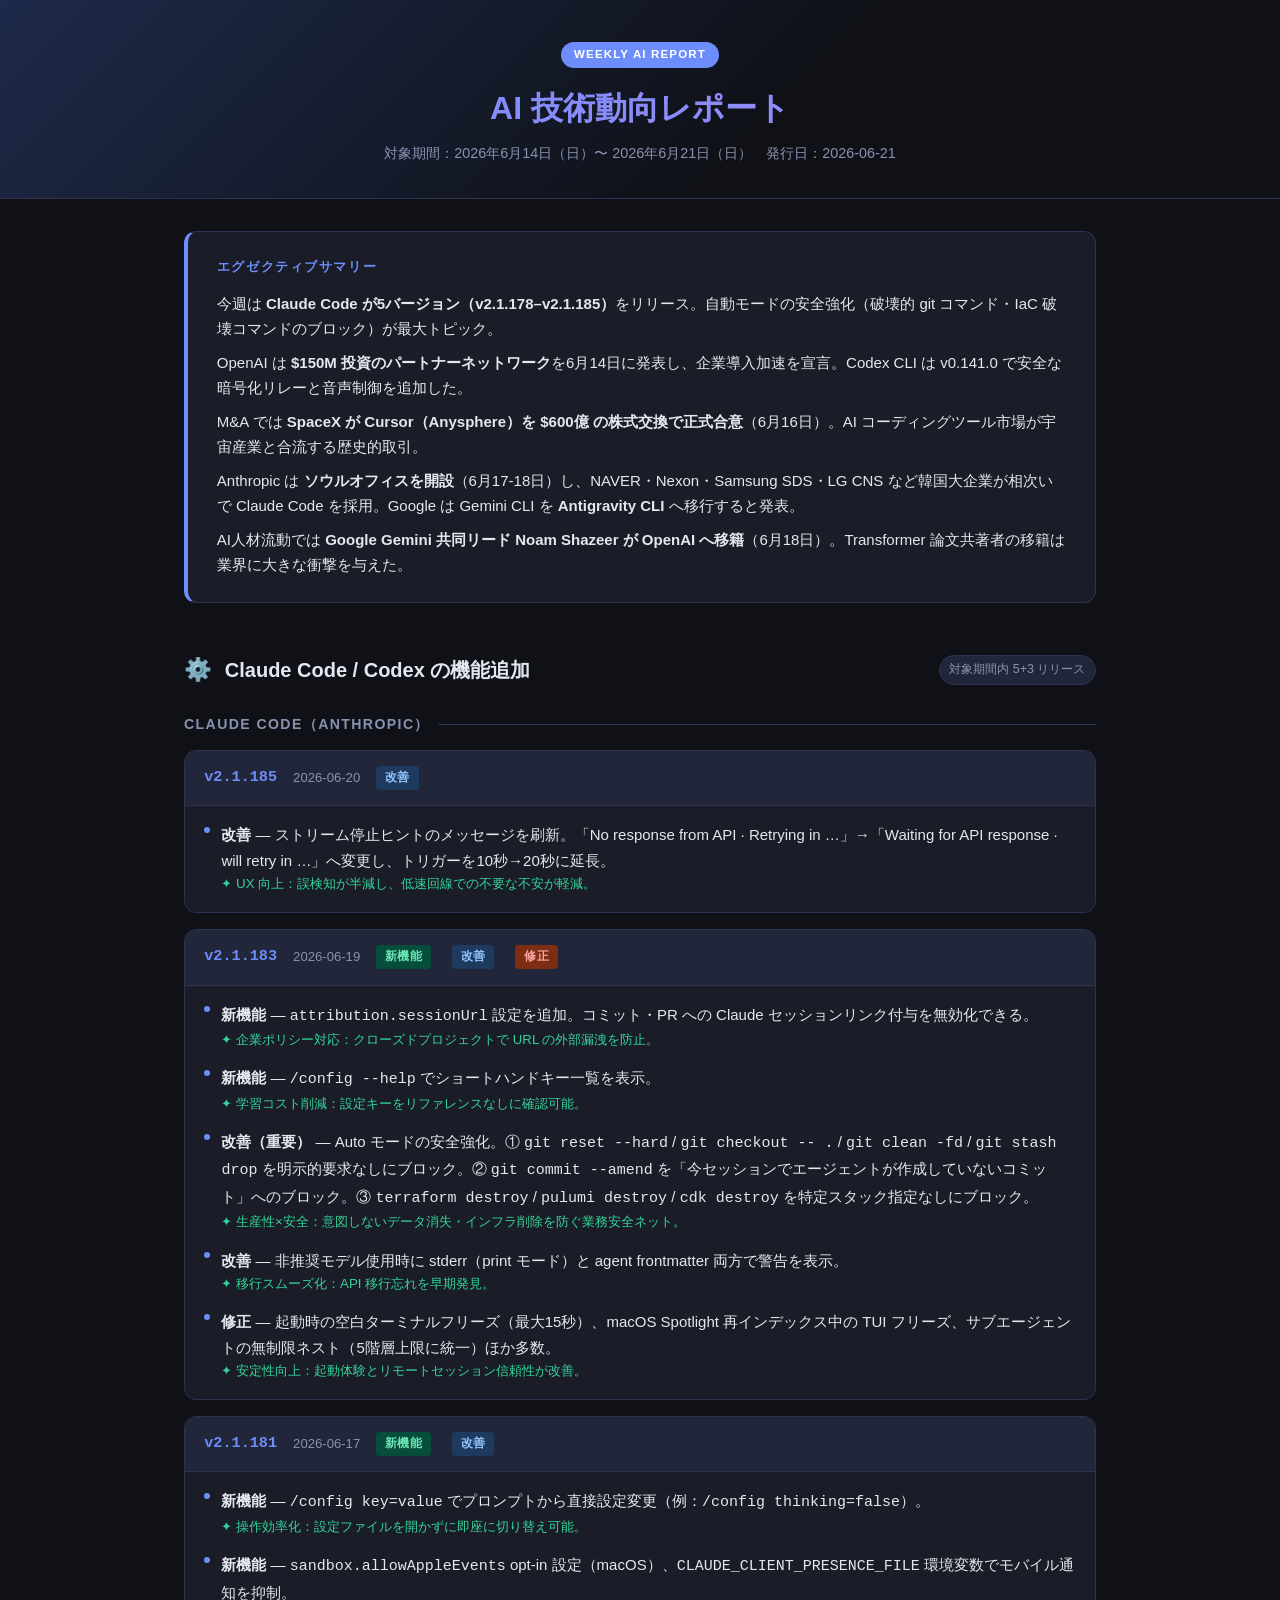
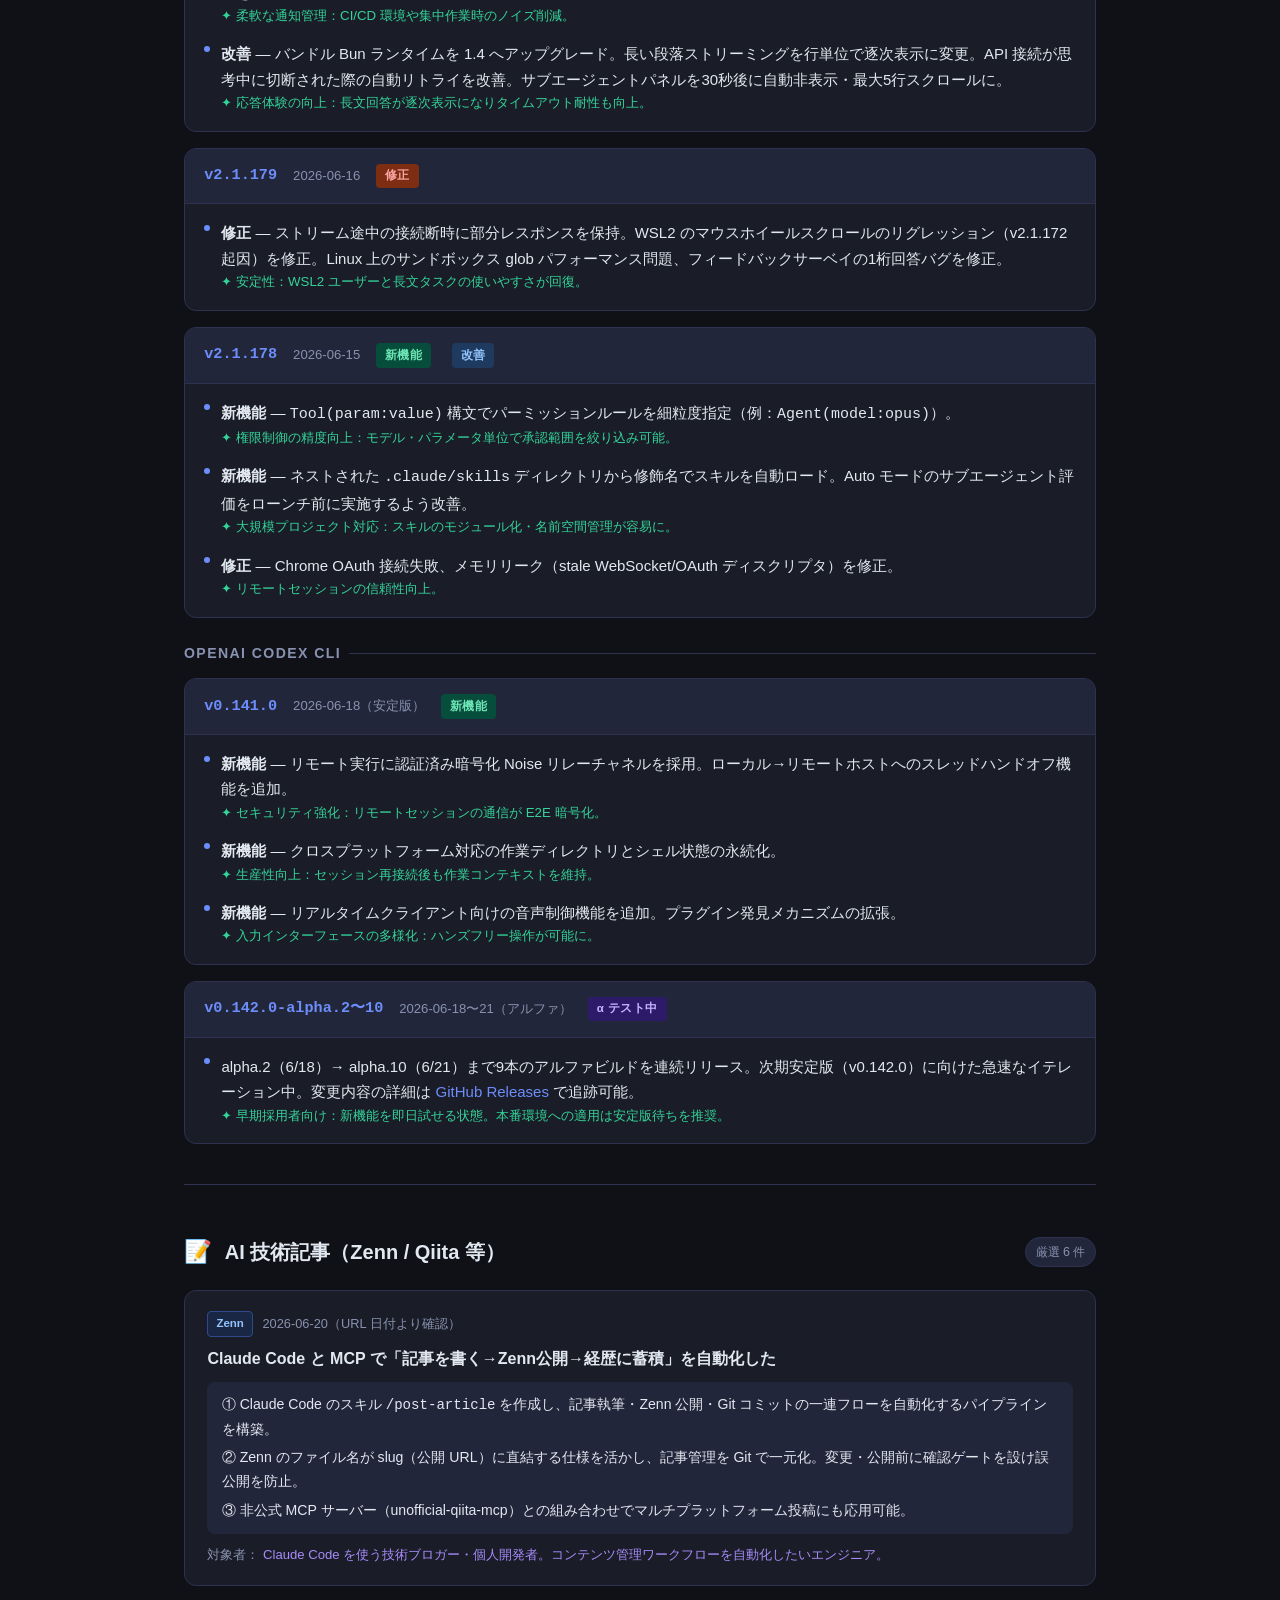
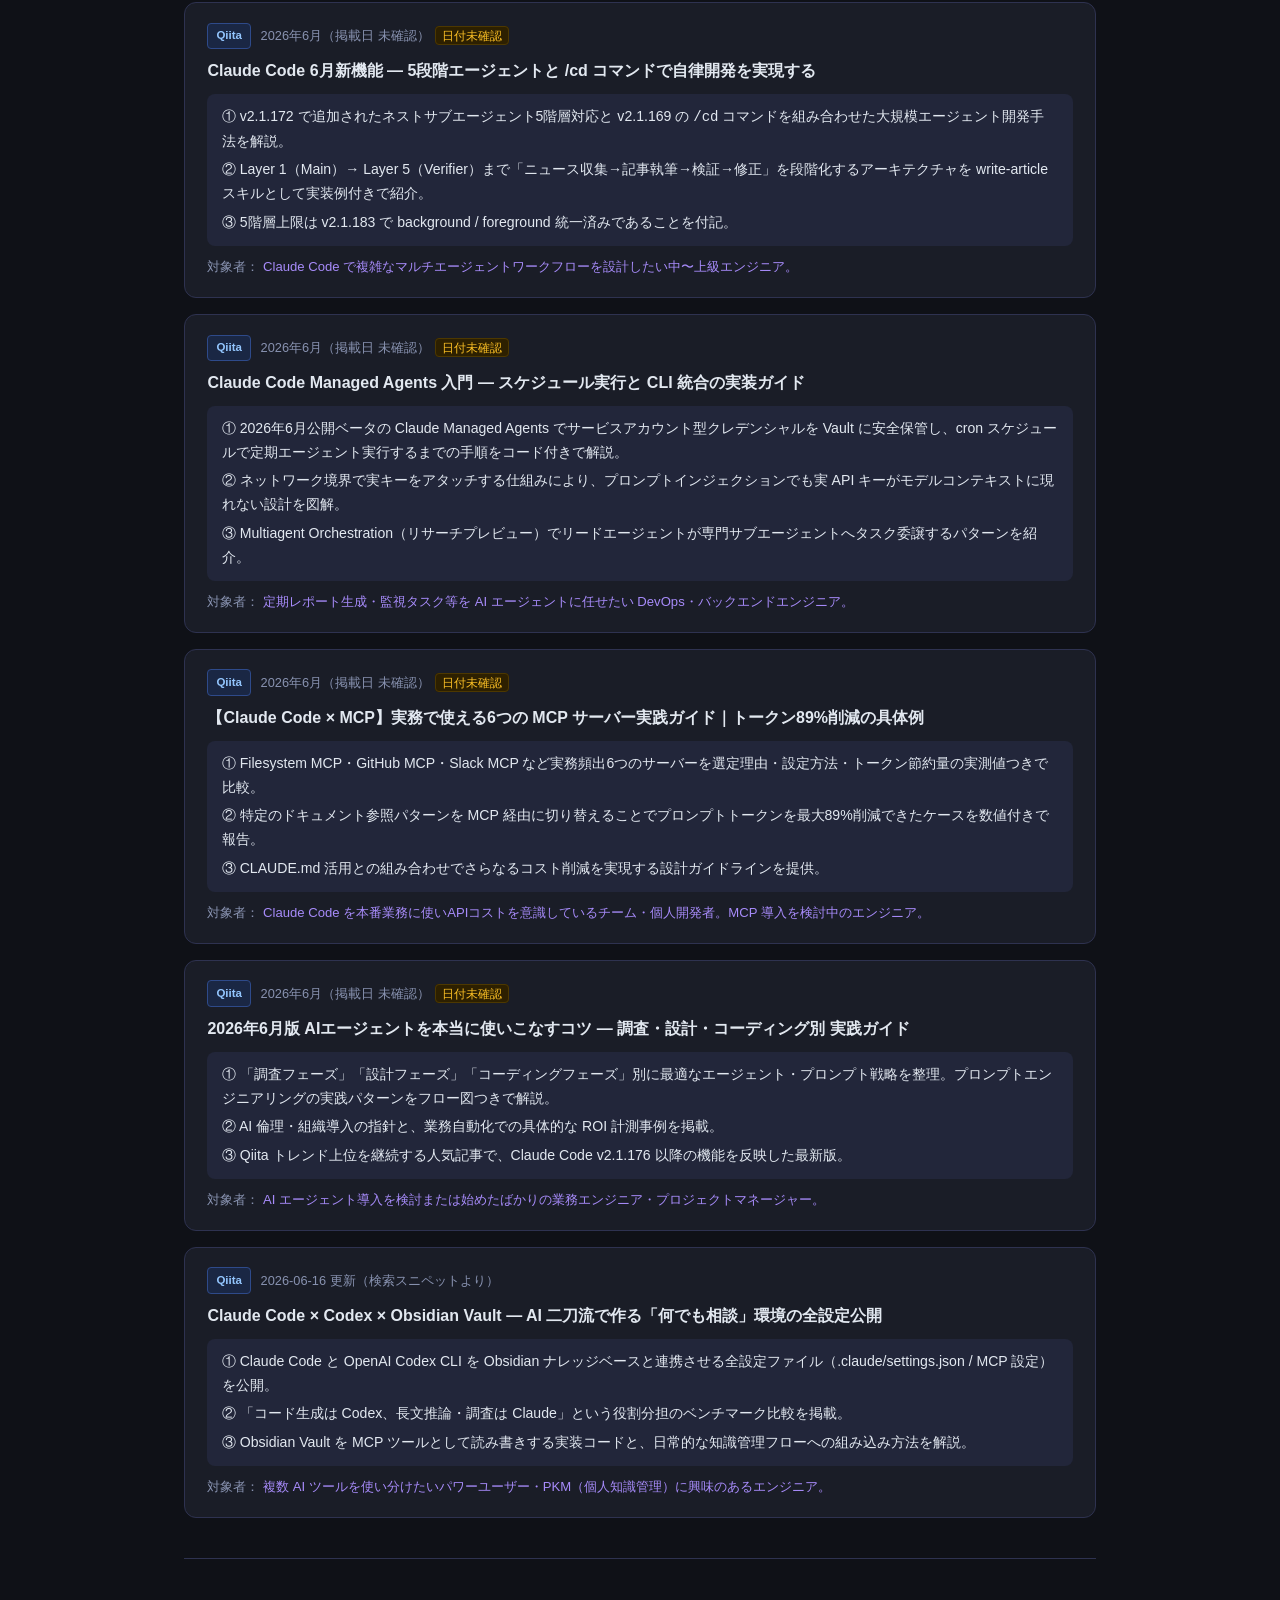
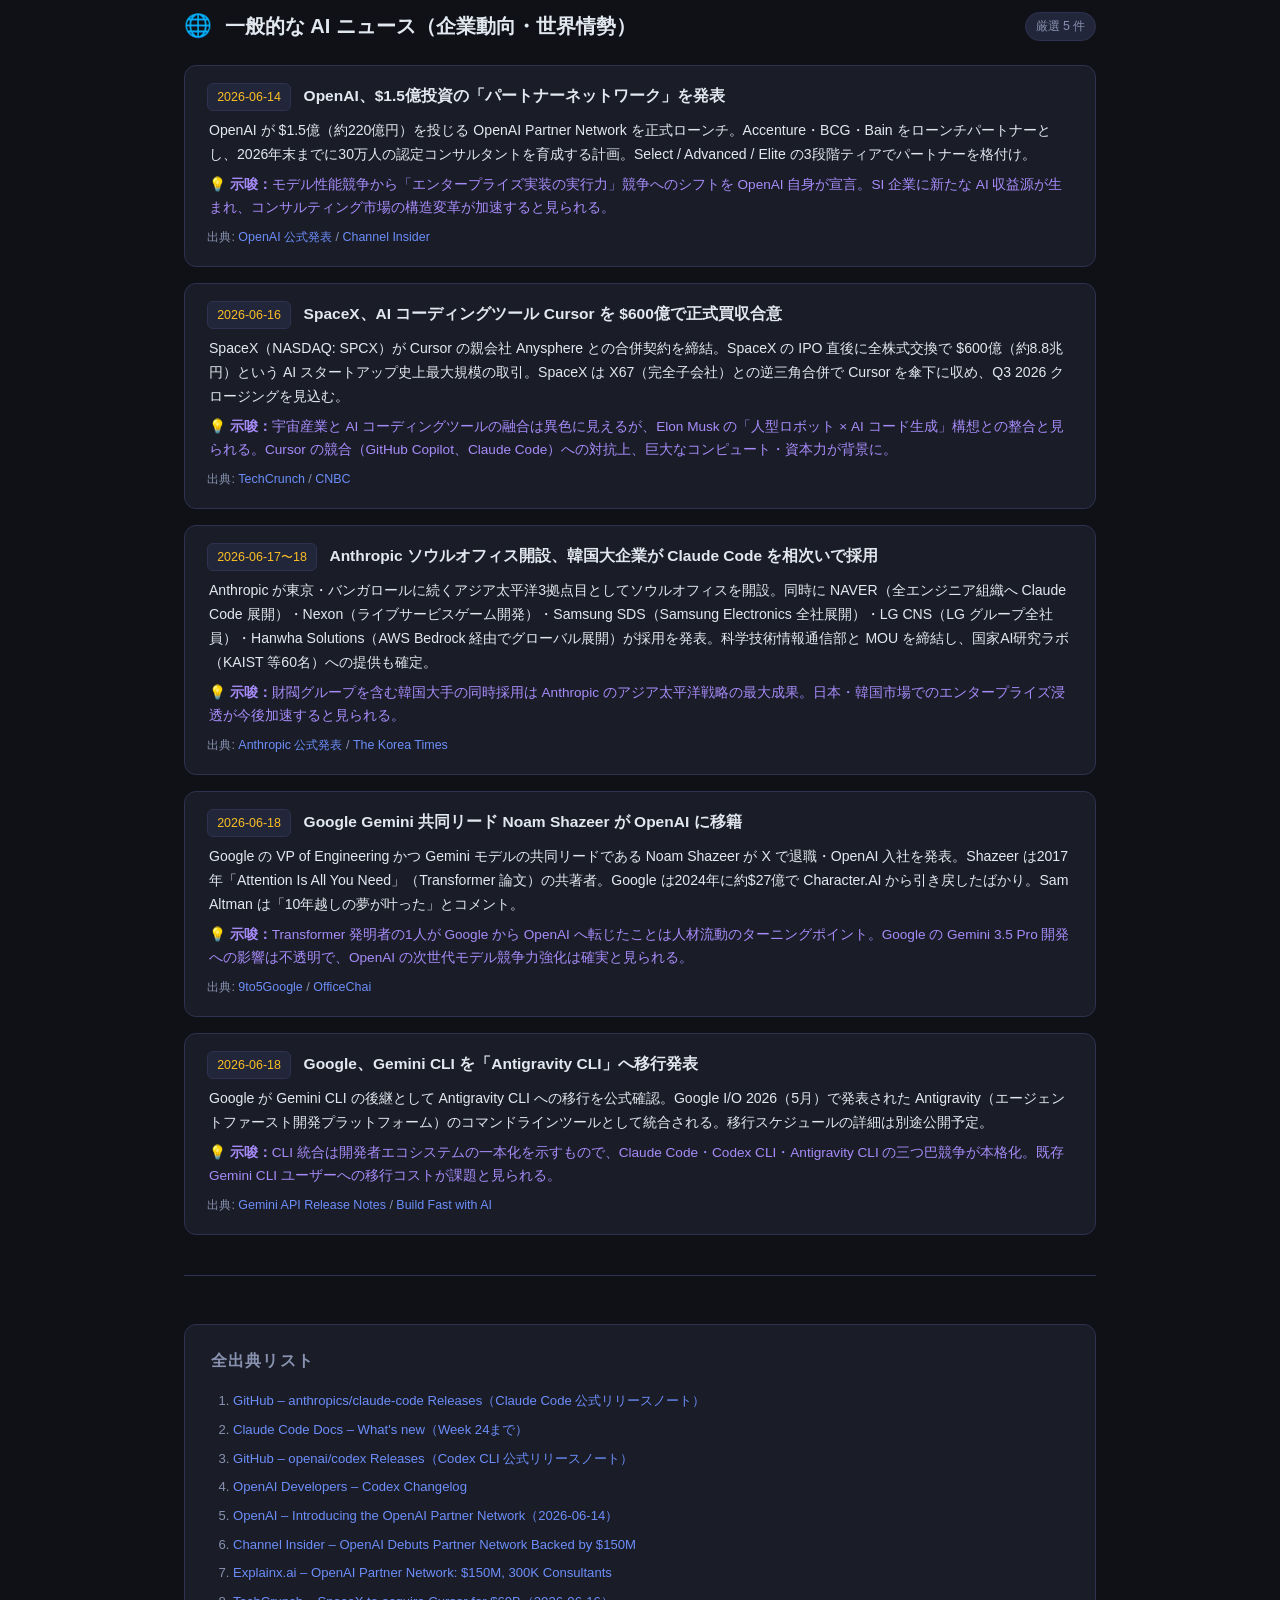
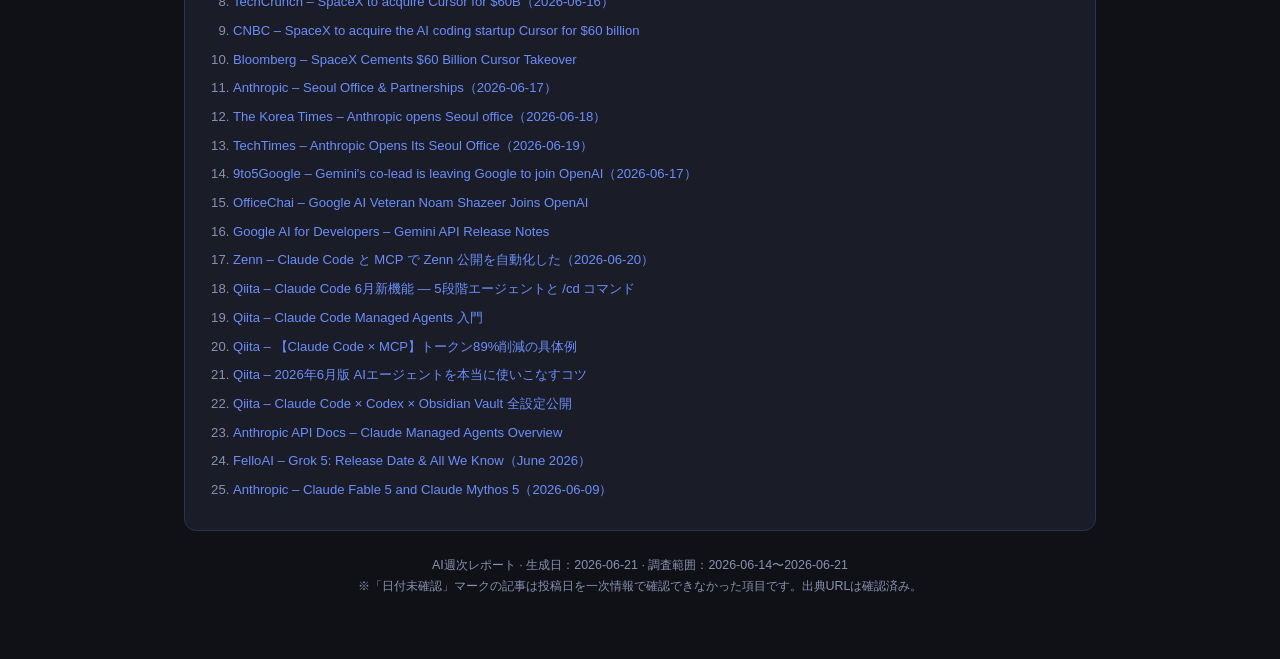
<file: AI-Weekly-Report_2026-06-21.html>
<!DOCTYPE html>
<html lang="ja">
<head>
  <meta charset="UTF-8">
  <meta name="viewport" content="width=device-width, initial-scale=1">
  <title>AI週次レポート 2026-06-21</title>
  <style>
    :root {
      --bg: #0f1117;
      --surface: #1a1d27;
      --surface2: #22263a;
      --border: #2e3250;
      --accent: #6c8dfa;
      --accent2: #a78bfa;
      --green: #34d399;
      --yellow: #fbbf24;
      --red: #f87171;
      --text: #e2e8f0;
      --text-muted: #8892b0;
      --tag-new: #064e3b;
      --tag-new-text: #6ee7b7;
      --tag-fix: #7c2d12;
      --tag-fix-text: #fca5a5;
      --tag-imp: #1e3a5f;
      --tag-imp-text: #93c5fd;
    }
    * { box-sizing: border-box; margin: 0; padding: 0; }
    body {
      background: var(--bg);
      color: var(--text);
      font-family: 'Segoe UI', 'Hiragino Sans', 'Noto Sans JP', sans-serif;
      font-size: 15px;
      line-height: 1.7;
    }
    a { color: var(--accent); text-decoration: none; }
    a:hover { text-decoration: underline; }

    /* ===== HEADER ===== */
    .site-header {
      background: linear-gradient(135deg, #1e2a4a 0%, #0f1117 60%);
      border-bottom: 1px solid var(--border);
      padding: 2.5rem 2rem 2rem;
      text-align: center;
    }
    .site-header .badge {
      display: inline-block;
      background: var(--accent);
      color: #fff;
      font-size: 0.72rem;
      font-weight: 700;
      letter-spacing: 0.1em;
      padding: 0.2rem 0.8rem;
      border-radius: 999px;
      margin-bottom: 0.8rem;
      text-transform: uppercase;
    }
    .site-header h1 {
      font-size: 2rem;
      font-weight: 800;
      background: linear-gradient(90deg, #6c8dfa, #a78bfa);
      -webkit-background-clip: text;
      -webkit-text-fill-color: transparent;
      background-clip: text;
      margin-bottom: 0.4rem;
    }
    .site-header .period {
      color: var(--text-muted);
      font-size: 0.9rem;
    }

    /* ===== LAYOUT ===== */
    .container {
      max-width: 960px;
      margin: 0 auto;
      padding: 0 1.5rem 4rem;
    }

    /* ===== EXEC SUMMARY ===== */
    .exec-summary {
      background: var(--surface);
      border: 1px solid var(--border);
      border-left: 4px solid var(--accent);
      border-radius: 12px;
      padding: 1.5rem 1.8rem;
      margin: 2rem 0;
    }
    .exec-summary h2 {
      color: var(--accent);
      font-size: 0.82rem;
      font-weight: 700;
      letter-spacing: 0.12em;
      text-transform: uppercase;
      margin-bottom: 0.8rem;
    }
    .exec-summary p {
      color: var(--text);
      margin-bottom: 0.5rem;
    }
    .exec-summary p:last-child { margin-bottom: 0; }

    /* ===== SECTION HEADING ===== */
    .section-label {
      display: flex;
      align-items: center;
      gap: 0.8rem;
      margin: 3rem 0 1.2rem;
    }
    .section-label .icon {
      font-size: 1.4rem;
    }
    .section-label h2 {
      font-size: 1.25rem;
      font-weight: 700;
      color: var(--text);
    }
    .section-label .count {
      margin-left: auto;
      background: var(--surface2);
      color: var(--text-muted);
      font-size: 0.78rem;
      padding: 0.2rem 0.6rem;
      border-radius: 999px;
      border: 1px solid var(--border);
    }

    /* ===== TAG ===== */
    .tag {
      display: inline-block;
      font-size: 0.72rem;
      font-weight: 700;
      padding: 0.15rem 0.55rem;
      border-radius: 4px;
      margin-right: 0.3rem;
      letter-spacing: 0.04em;
    }
    .tag-new  { background: var(--tag-new);  color: var(--tag-new-text); }
    .tag-fix  { background: var(--tag-fix);  color: var(--tag-fix-text); }
    .tag-imp  { background: var(--tag-imp);  color: var(--tag-imp-text); }
    .tag-info { background: #2d1b69; color: #c4b5fd; }

    /* ===== RELEASE CARD ===== */
    .release-block {
      background: var(--surface);
      border: 1px solid var(--border);
      border-radius: 12px;
      margin-bottom: 1rem;
      overflow: hidden;
    }
    .release-header {
      display: flex;
      align-items: center;
      gap: 1rem;
      padding: 0.9rem 1.2rem;
      background: var(--surface2);
      border-bottom: 1px solid var(--border);
      flex-wrap: wrap;
    }
    .release-version {
      font-family: 'Cascadia Code', 'Fira Code', monospace;
      font-size: 0.95rem;
      font-weight: 700;
      color: var(--accent);
    }
    .release-date {
      color: var(--text-muted);
      font-size: 0.82rem;
    }
    .release-body {
      padding: 1rem 1.2rem;
    }
    .release-item {
      display: grid;
      grid-template-columns: auto 1fr;
      gap: 0.4rem 0.7rem;
      margin-bottom: 0.85rem;
      align-items: start;
    }
    .release-item:last-child { margin-bottom: 0; }
    .release-item .dot {
      margin-top: 0.3rem;
      width: 6px;
      height: 6px;
      background: var(--accent);
      border-radius: 50%;
      flex-shrink: 0;
    }
    .release-item .detail { color: var(--text); }
    .release-item .impact {
      grid-column: 2;
      color: var(--green);
      font-size: 0.83rem;
    }

    /* ===== ARTICLE CARD ===== */
    .article-card {
      background: var(--surface);
      border: 1px solid var(--border);
      border-radius: 12px;
      padding: 1.2rem 1.4rem;
      margin-bottom: 1rem;
      transition: border-color 0.2s;
    }
    .article-card:hover { border-color: var(--accent); }
    .article-meta {
      display: flex;
      align-items: center;
      gap: 0.6rem;
      margin-bottom: 0.5rem;
      flex-wrap: wrap;
    }
    .article-platform {
      font-size: 0.72rem;
      font-weight: 700;
      padding: 0.15rem 0.5rem;
      border-radius: 4px;
      background: #1a2744;
      color: #93c5fd;
      border: 1px solid #2e4a8a;
    }
    .article-date { color: var(--text-muted); font-size: 0.8rem; }
    .article-title {
      font-size: 1rem;
      font-weight: 700;
      color: var(--text);
      margin-bottom: 0.6rem;
    }
    .article-title a { color: var(--text); }
    .article-title a:hover { color: var(--accent); }
    .article-summary {
      background: var(--surface2);
      border-radius: 8px;
      padding: 0.7rem 0.9rem;
      font-size: 0.88rem;
      color: var(--text);
      margin-bottom: 0.6rem;
    }
    .article-summary p { margin-bottom: 0.3rem; }
    .article-summary p:last-child { margin-bottom: 0; }
    .article-audience {
      font-size: 0.82rem;
      color: var(--accent2);
    }
    .article-audience span { color: var(--text-muted); }

    /* ===== NEWS CARD ===== */
    .news-card {
      background: var(--surface);
      border: 1px solid var(--border);
      border-radius: 12px;
      padding: 1.1rem 1.4rem;
      margin-bottom: 1rem;
      transition: border-color 0.2s;
    }
    .news-card:hover { border-color: var(--accent2); }
    .news-header {
      display: flex;
      align-items: flex-start;
      gap: 0.8rem;
      margin-bottom: 0.5rem;
      flex-wrap: wrap;
    }
    .news-date-badge {
      background: var(--surface2);
      border: 1px solid var(--border);
      border-radius: 6px;
      padding: 0.15rem 0.55rem;
      font-size: 0.78rem;
      color: var(--yellow);
      white-space: nowrap;
      flex-shrink: 0;
    }
    .news-title {
      font-size: 0.97rem;
      font-weight: 700;
      color: var(--text);
      flex: 1;
    }
    .news-fact {
      font-size: 0.88rem;
      color: var(--text);
      margin-bottom: 0.35rem;
      padding-left: 0.1rem;
    }
    .news-implication {
      font-size: 0.85rem;
      color: var(--accent2);
      padding-left: 0.1rem;
    }
    .news-implication::before { content: "💡 示唆："; font-weight: 600; }
    .news-source {
      margin-top: 0.5rem;
      font-size: 0.78rem;
      color: var(--text-muted);
    }

    /* ===== DIVIDER ===== */
    .divider {
      height: 1px;
      background: var(--border);
      margin: 2.5rem 0;
    }

    /* ===== SOURCES ===== */
    .sources {
      background: var(--surface);
      border: 1px solid var(--border);
      border-radius: 12px;
      padding: 1.4rem 1.6rem;
      margin-top: 3rem;
    }
    .sources h2 {
      font-size: 1rem;
      font-weight: 700;
      color: var(--text-muted);
      margin-bottom: 1rem;
      text-transform: uppercase;
      letter-spacing: 0.08em;
    }
    .sources ol {
      padding-left: 1.4rem;
    }
    .sources li {
      font-size: 0.82rem;
      margin-bottom: 0.4rem;
      color: var(--text-muted);
    }
    .sources li a { color: var(--accent); }

    /* ===== FOOTER ===== */
    footer {
      text-align: center;
      color: var(--text-muted);
      font-size: 0.78rem;
      padding: 1.5rem 0 0.5rem;
    }

    /* ===== UNCONFIRMED ===== */
    .unconfirmed {
      font-size: 0.75rem;
      color: var(--yellow);
      background: #2d2000;
      border: 1px solid #4d3800;
      border-radius: 4px;
      padding: 0.1rem 0.4rem;
      margin-left: 0.3rem;
    }

    /* ===== SUBSECTION ===== */
    .subsection-title {
      font-size: 0.88rem;
      font-weight: 700;
      color: var(--text-muted);
      text-transform: uppercase;
      letter-spacing: 0.1em;
      margin: 1.5rem 0 0.8rem;
      display: flex;
      align-items: center;
      gap: 0.5rem;
    }
    .subsection-title::after {
      content: '';
      flex: 1;
      height: 1px;
      background: var(--border);
    }

    @media (max-width: 640px) {
      .site-header h1 { font-size: 1.4rem; }
      .release-header { gap: 0.5rem; }
    }
  </style>
</head>
<body>

<!-- ===== HEADER ===== -->
<header class="site-header">
  <div class="badge">Weekly AI Report</div>
  <h1>AI 技術動向レポート</h1>
  <p class="period">対象期間：2026年6月14日（日）〜 2026年6月21日（日）　発行日：2026-06-21</p>
</header>

<div class="container">

  <!-- ===== EXECUTIVE SUMMARY ===== -->
  <div class="exec-summary">
    <h2>エグゼクティブサマリー</h2>
    <p>今週は <strong>Claude Code が5バージョン（v2.1.178–v2.1.185）</strong>をリリース。自動モードの安全強化（破壊的 git コマンド・IaC 破壊コマンドのブロック）が最大トピック。</p>
    <p>OpenAI は <strong>$150M 投資のパートナーネットワーク</strong>を6月14日に発表し、企業導入加速を宣言。Codex CLI は v0.141.0 で安全な暗号化リレーと音声制御を追加した。</p>
    <p>M&amp;A では <strong>SpaceX が Cursor（Anysphere）を $600億 の株式交換で正式合意</strong>（6月16日）。AI コーディングツール市場が宇宙産業と合流する歴史的取引。</p>
    <p>Anthropic は <strong>ソウルオフィスを開設</strong>（6月17-18日）し、NAVER・Nexon・Samsung SDS・LG CNS など韓国大企業が相次いで Claude Code を採用。Google は Gemini CLI を <strong>Antigravity CLI</strong> へ移行すると発表。</p>
    <p>AI人材流動では <strong>Google Gemini 共同リード Noam Shazeer が OpenAI へ移籍</strong>（6月18日）。Transformer 論文共著者の移籍は業界に大きな衝撃を与えた。</p>
  </div>

  <!-- ===============================================================
       SECTION 1: Claude Code / Codex
  =============================================================== -->
  <div class="section-label">
    <span class="icon">⚙️</span>
    <h2>Claude Code / Codex の機能追加</h2>
    <span class="count">対象期間内 5+3 リリース</span>
  </div>

  <!-- Claude Code -->
  <div class="subsection-title">Claude Code（Anthropic）</div>

  <!-- v2.1.185 -->
  <div class="release-block">
    <div class="release-header">
      <span class="release-version">v2.1.185</span>
      <span class="release-date">2026-06-20</span>
      <span class="tag tag-imp">改善</span>
    </div>
    <div class="release-body">
      <div class="release-item">
        <div class="dot"></div>
        <div>
          <div class="detail"><strong>改善</strong> — ストリーム停止ヒントのメッセージを刷新。「No response from API · Retrying in …」→「Waiting for API response · will retry in …」へ変更し、トリガーを10秒→20秒に延長。</div>
          <div class="impact">✦ UX 向上：誤検知が半減し、低速回線での不要な不安が軽減。</div>
        </div>
      </div>
    </div>
  </div>

  <!-- v2.1.183 -->
  <div class="release-block">
    <div class="release-header">
      <span class="release-version">v2.1.183</span>
      <span class="release-date">2026-06-19</span>
      <span class="tag tag-new">新機能</span>
      <span class="tag tag-imp">改善</span>
      <span class="tag tag-fix">修正</span>
    </div>
    <div class="release-body">
      <div class="release-item">
        <div class="dot"></div>
        <div>
          <div class="detail"><strong>新機能</strong> — <code>attribution.sessionUrl</code> 設定を追加。コミット・PR への Claude セッションリンク付与を無効化できる。</div>
          <div class="impact">✦ 企業ポリシー対応：クローズドプロジェクトで URL の外部漏洩を防止。</div>
        </div>
      </div>
      <div class="release-item">
        <div class="dot"></div>
        <div>
          <div class="detail"><strong>新機能</strong> — <code>/config --help</code> でショートハンドキー一覧を表示。</div>
          <div class="impact">✦ 学習コスト削減：設定キーをリファレンスなしに確認可能。</div>
        </div>
      </div>
      <div class="release-item">
        <div class="dot"></div>
        <div>
          <div class="detail"><strong>改善（重要）</strong> — Auto モードの安全強化。① <code>git reset --hard</code> / <code>git checkout -- .</code> / <code>git clean -fd</code> / <code>git stash drop</code> を明示的要求なしにブロック。② <code>git commit --amend</code> を「今セッションでエージェントが作成していないコミット」へのブロック。③ <code>terraform destroy</code> / <code>pulumi destroy</code> / <code>cdk destroy</code> を特定スタック指定なしにブロック。</div>
          <div class="impact">✦ 生産性×安全：意図しないデータ消失・インフラ削除を防ぐ業務安全ネット。</div>
        </div>
      </div>
      <div class="release-item">
        <div class="dot"></div>
        <div>
          <div class="detail"><strong>改善</strong> — 非推奨モデル使用時に stderr（print モード）と agent frontmatter 両方で警告を表示。</div>
          <div class="impact">✦ 移行スムーズ化：API 移行忘れを早期発見。</div>
        </div>
      </div>
      <div class="release-item">
        <div class="dot"></div>
        <div>
          <div class="detail"><strong>修正</strong> — 起動時の空白ターミナルフリーズ（最大15秒）、macOS Spotlight 再インデックス中の TUI フリーズ、サブエージェントの無制限ネスト（5階層上限に統一）ほか多数。</div>
          <div class="impact">✦ 安定性向上：起動体験とリモートセッション信頼性が改善。</div>
        </div>
      </div>
    </div>
  </div>

  <!-- v2.1.181 -->
  <div class="release-block">
    <div class="release-header">
      <span class="release-version">v2.1.181</span>
      <span class="release-date">2026-06-17</span>
      <span class="tag tag-new">新機能</span>
      <span class="tag tag-imp">改善</span>
    </div>
    <div class="release-body">
      <div class="release-item">
        <div class="dot"></div>
        <div>
          <div class="detail"><strong>新機能</strong> — <code>/config key=value</code> でプロンプトから直接設定変更（例：<code>/config thinking=false</code>）。</div>
          <div class="impact">✦ 操作効率化：設定ファイルを開かずに即座に切り替え可能。</div>
        </div>
      </div>
      <div class="release-item">
        <div class="dot"></div>
        <div>
          <div class="detail"><strong>新機能</strong> — <code>sandbox.allowAppleEvents</code> opt-in 設定（macOS）、<code>CLAUDE_CLIENT_PRESENCE_FILE</code> 環境変数でモバイル通知を抑制。</div>
          <div class="impact">✦ 柔軟な通知管理：CI/CD 環境や集中作業時のノイズ削減。</div>
        </div>
      </div>
      <div class="release-item">
        <div class="dot"></div>
        <div>
          <div class="detail"><strong>改善</strong> — バンドル Bun ランタイムを 1.4 へアップグレード。長い段落ストリーミングを行単位で逐次表示に変更。API 接続が思考中に切断された際の自動リトライを改善。サブエージェントパネルを30秒後に自動非表示・最大5行スクロールに。</div>
          <div class="impact">✦ 応答体験の向上：長文回答が逐次表示になりタイムアウト耐性も向上。</div>
        </div>
      </div>
    </div>
  </div>

  <!-- v2.1.179 -->
  <div class="release-block">
    <div class="release-header">
      <span class="release-version">v2.1.179</span>
      <span class="release-date">2026-06-16</span>
      <span class="tag tag-fix">修正</span>
    </div>
    <div class="release-body">
      <div class="release-item">
        <div class="dot"></div>
        <div>
          <div class="detail"><strong>修正</strong> — ストリーム途中の接続断時に部分レスポンスを保持。WSL2 のマウスホイールスクロールのリグレッション（v2.1.172 起因）を修正。Linux 上のサンドボックス glob パフォーマンス問題、フィードバックサーベイの1桁回答バグを修正。</div>
          <div class="impact">✦ 安定性：WSL2 ユーザーと長文タスクの使いやすさが回復。</div>
        </div>
      </div>
    </div>
  </div>

  <!-- v2.1.178 -->
  <div class="release-block">
    <div class="release-header">
      <span class="release-version">v2.1.178</span>
      <span class="release-date">2026-06-15</span>
      <span class="tag tag-new">新機能</span>
      <span class="tag tag-imp">改善</span>
    </div>
    <div class="release-body">
      <div class="release-item">
        <div class="dot"></div>
        <div>
          <div class="detail"><strong>新機能</strong> — <code>Tool(param:value)</code> 構文でパーミッションルールを細粒度指定（例：<code>Agent(model:opus)</code>）。</div>
          <div class="impact">✦ 権限制御の精度向上：モデル・パラメータ単位で承認範囲を絞り込み可能。</div>
        </div>
      </div>
      <div class="release-item">
        <div class="dot"></div>
        <div>
          <div class="detail"><strong>新機能</strong> — ネストされた <code>.claude/skills</code> ディレクトリから修飾名でスキルを自動ロード。Auto モードのサブエージェント評価をローンチ前に実施するよう改善。</div>
          <div class="impact">✦ 大規模プロジェクト対応：スキルのモジュール化・名前空間管理が容易に。</div>
        </div>
      </div>
      <div class="release-item">
        <div class="dot"></div>
        <div>
          <div class="detail"><strong>修正</strong> — Chrome OAuth 接続失敗、メモリリーク（stale WebSocket/OAuth ディスクリプタ）を修正。</div>
          <div class="impact">✦ リモートセッションの信頼性向上。</div>
        </div>
      </div>
    </div>
  </div>

  <!-- OpenAI Codex -->
  <div class="subsection-title">OpenAI Codex CLI</div>

  <!-- v0.141.0 -->
  <div class="release-block">
    <div class="release-header">
      <span class="release-version">v0.141.0</span>
      <span class="release-date">2026-06-18（安定版）</span>
      <span class="tag tag-new">新機能</span>
    </div>
    <div class="release-body">
      <div class="release-item">
        <div class="dot"></div>
        <div>
          <div class="detail"><strong>新機能</strong> — リモート実行に認証済み暗号化 Noise リレーチャネルを採用。ローカル→リモートホストへのスレッドハンドオフ機能を追加。</div>
          <div class="impact">✦ セキュリティ強化：リモートセッションの通信が E2E 暗号化。</div>
        </div>
      </div>
      <div class="release-item">
        <div class="dot"></div>
        <div>
          <div class="detail"><strong>新機能</strong> — クロスプラットフォーム対応の作業ディレクトリとシェル状態の永続化。</div>
          <div class="impact">✦ 生産性向上：セッション再接続後も作業コンテキストを維持。</div>
        </div>
      </div>
      <div class="release-item">
        <div class="dot"></div>
        <div>
          <div class="detail"><strong>新機能</strong> — リアルタイムクライアント向けの音声制御機能を追加。プラグイン発見メカニズムの拡張。</div>
          <div class="impact">✦ 入力インターフェースの多様化：ハンズフリー操作が可能に。</div>
        </div>
      </div>
    </div>
  </div>

  <!-- v0.142.0-alpha -->
  <div class="release-block">
    <div class="release-header">
      <span class="release-version">v0.142.0-alpha.2〜10</span>
      <span class="release-date">2026-06-18〜21（アルファ）</span>
      <span class="tag tag-info">α テスト中</span>
    </div>
    <div class="release-body">
      <div class="release-item">
        <div class="dot"></div>
        <div>
          <div class="detail">alpha.2（6/18）→ alpha.10（6/21）まで9本のアルファビルドを連続リリース。次期安定版（v0.142.0）に向けた急速なイテレーション中。変更内容の詳細は <a href="https://github.com/openai/codex/releases" target="_blank">GitHub Releases</a> で追跡可能。</div>
          <div class="impact">✦ 早期採用者向け：新機能を即日試せる状態。本番環境への適用は安定版待ちを推奨。</div>
        </div>
      </div>
    </div>
  </div>

  <!-- ===============================================================
       SECTION 2: AI Tech Articles
  =============================================================== -->
  <div class="divider"></div>
  <div class="section-label">
    <span class="icon">📝</span>
    <h2>AI 技術記事（Zenn / Qiita 等）</h2>
    <span class="count">厳選 6 件</span>
  </div>

  <!-- Article 1 -->
  <div class="article-card">
    <div class="article-meta">
      <span class="article-platform">Zenn</span>
      <span class="article-date">2026-06-20（URL 日付より確認）</span>
    </div>
    <div class="article-title">
      <a href="https://zenn.dev/muramasa0228/articles/2026-06-20-mcp-zenn-pipeline" target="_blank">
        Claude Code と MCP で「記事を書く→Zenn公開→経歴に蓄積」を自動化した
      </a>
    </div>
    <div class="article-summary">
      <p>① Claude Code のスキル <code>/post-article</code> を作成し、記事執筆・Zenn 公開・Git コミットの一連フローを自動化するパイプラインを構築。</p>
      <p>② Zenn のファイル名が slug（公開 URL）に直結する仕様を活かし、記事管理を Git で一元化。変更・公開前に確認ゲートを設け誤公開を防止。</p>
      <p>③ 非公式 MCP サーバー（unofficial-qiita-mcp）との組み合わせでマルチプラットフォーム投稿にも応用可能。</p>
    </div>
    <p class="article-audience"><span>対象者：</span> Claude Code を使う技術ブロガー・個人開発者。コンテンツ管理ワークフローを自動化したいエンジニア。</p>
  </div>

  <!-- Article 2 -->
  <div class="article-card">
    <div class="article-meta">
      <span class="article-platform">Qiita</span>
      <span class="article-date">2026年6月（掲載日 未確認）<span class="unconfirmed">日付未確認</span></span>
    </div>
    <div class="article-title">
      <a href="https://qiita.com/kai_kou/items/81cee59a85d82535e986" target="_blank">
        Claude Code 6月新機能 — 5段階エージェントと /cd コマンドで自律開発を実現する
      </a>
    </div>
    <div class="article-summary">
      <p>① v2.1.172 で追加されたネストサブエージェント5階層対応と v2.1.169 の <code>/cd</code> コマンドを組み合わせた大規模エージェント開発手法を解説。</p>
      <p>② Layer 1（Main）→ Layer 5（Verifier）まで「ニュース収集→記事執筆→検証→修正」を段階化するアーキテクチャを write-article スキルとして実装例付きで紹介。</p>
      <p>③ 5階層上限は v2.1.183 で background / foreground 統一済みであることを付記。</p>
    </div>
    <p class="article-audience"><span>対象者：</span> Claude Code で複雑なマルチエージェントワークフローを設計したい中〜上級エンジニア。</p>
  </div>

  <!-- Article 3 -->
  <div class="article-card">
    <div class="article-meta">
      <span class="article-platform">Qiita</span>
      <span class="article-date">2026年6月（掲載日 未確認）<span class="unconfirmed">日付未確認</span></span>
    </div>
    <div class="article-title">
      <a href="https://qiita.com/kai_kou/items/337eb235da9b9a081836" target="_blank">
        Claude Code Managed Agents 入門 — スケジュール実行と CLI 統合の実装ガイド
      </a>
    </div>
    <div class="article-summary">
      <p>① 2026年6月公開ベータの Claude Managed Agents でサービスアカウント型クレデンシャルを Vault に安全保管し、cron スケジュールで定期エージェント実行するまでの手順をコード付きで解説。</p>
      <p>② ネットワーク境界で実キーをアタッチする仕組みにより、プロンプトインジェクションでも実 API キーがモデルコンテキストに現れない設計を図解。</p>
      <p>③ Multiagent Orchestration（リサーチプレビュー）でリードエージェントが専門サブエージェントへタスク委譲するパターンを紹介。</p>
    </div>
    <p class="article-audience"><span>対象者：</span> 定期レポート生成・監視タスク等を AI エージェントに任せたい DevOps・バックエンドエンジニア。</p>
  </div>

  <!-- Article 4 -->
  <div class="article-card">
    <div class="article-meta">
      <span class="article-platform">Qiita</span>
      <span class="article-date">2026年6月（掲載日 未確認）<span class="unconfirmed">日付未確認</span></span>
    </div>
    <div class="article-title">
      <a href="https://qiita.com/KeepMoveLab/items/158ba2af66c60fecb485" target="_blank">
        【Claude Code × MCP】実務で使える6つの MCP サーバー実践ガイド｜トークン89%削減の具体例
      </a>
    </div>
    <div class="article-summary">
      <p>① Filesystem MCP・GitHub MCP・Slack MCP など実務頻出6つのサーバーを選定理由・設定方法・トークン節約量の実測値つきで比較。</p>
      <p>② 特定のドキュメント参照パターンを MCP 経由に切り替えることでプロンプトトークンを最大89%削減できたケースを数値付きで報告。</p>
      <p>③ CLAUDE.md 活用との組み合わせでさらなるコスト削減を実現する設計ガイドラインを提供。</p>
    </div>
    <p class="article-audience"><span>対象者：</span> Claude Code を本番業務に使いAPIコストを意識しているチーム・個人開発者。MCP 導入を検討中のエンジニア。</p>
  </div>

  <!-- Article 5 -->
  <div class="article-card">
    <div class="article-meta">
      <span class="article-platform">Qiita</span>
      <span class="article-date">2026年6月（掲載日 未確認）<span class="unconfirmed">日付未確認</span></span>
    </div>
    <div class="article-title">
      <a href="https://qiita.com/yun_bow/items/d35ddd7b41d9a9875f15" target="_blank">
        2026年6月版 AIエージェントを本当に使いこなすコツ ― 調査・設計・コーディング別 実践ガイド
      </a>
    </div>
    <div class="article-summary">
      <p>① 「調査フェーズ」「設計フェーズ」「コーディングフェーズ」別に最適なエージェント・プロンプト戦略を整理。プロンプトエンジニアリングの実践パターンをフロー図つきで解説。</p>
      <p>② AI 倫理・組織導入の指針と、業務自動化での具体的な ROI 計測事例を掲載。</p>
      <p>③ Qiita トレンド上位を継続する人気記事で、Claude Code v2.1.176 以降の機能を反映した最新版。</p>
    </div>
    <p class="article-audience"><span>対象者：</span> AI エージェント導入を検討または始めたばかりの業務エンジニア・プロジェクトマネージャー。</p>
  </div>

  <!-- Article 6 -->
  <div class="article-card">
    <div class="article-meta">
      <span class="article-platform">Qiita</span>
      <span class="article-date">2026-06-16 更新（検索スニペットより）</span>
    </div>
    <div class="article-title">
      <a href="https://qiita.com/htani0817/items/5c5bffcbb53241ed5b54" target="_blank">
        Claude Code × Codex × Obsidian Vault ― AI 二刀流で作る「何でも相談」環境の全設定公開
      </a>
    </div>
    <div class="article-summary">
      <p>① Claude Code と OpenAI Codex CLI を Obsidian ナレッジベースと連携させる全設定ファイル（.claude/settings.json / MCP 設定）を公開。</p>
      <p>② 「コード生成は Codex、長文推論・調査は Claude」という役割分担のベンチマーク比較を掲載。</p>
      <p>③ Obsidian Vault を MCP ツールとして読み書きする実装コードと、日常的な知識管理フローへの組み込み方法を解説。</p>
    </div>
    <p class="article-audience"><span>対象者：</span> 複数 AI ツールを使い分けたいパワーユーザー・PKM（個人知識管理）に興味のあるエンジニア。</p>
  </div>

  <!-- ===============================================================
       SECTION 3: General AI News
  =============================================================== -->
  <div class="divider"></div>
  <div class="section-label">
    <span class="icon">🌐</span>
    <h2>一般的な AI ニュース（企業動向・世界情勢）</h2>
    <span class="count">厳選 5 件</span>
  </div>

  <!-- News 1 -->
  <div class="news-card">
    <div class="news-header">
      <span class="news-date-badge">2026-06-14</span>
      <span class="news-title">OpenAI、$1.5億投資の「パートナーネットワーク」を発表</span>
    </div>
    <p class="news-fact">OpenAI が $1.5億（約220億円）を投じる OpenAI Partner Network を正式ローンチ。Accenture・BCG・Bain をローンチパートナーとし、2026年末までに30万人の認定コンサルタントを育成する計画。Select / Advanced / Elite の3段階ティアでパートナーを格付け。</p>
    <p class="news-implication">モデル性能競争から「エンタープライズ実装の実行力」競争へのシフトを OpenAI 自身が宣言。SI 企業に新たな AI 収益源が生まれ、コンサルティング市場の構造変革が加速すると見られる。</p>
    <p class="news-source">出典: <a href="https://openai.com/index/introducing-openai-partner-network/" target="_blank">OpenAI 公式発表</a> / <a href="https://www.channelinsider.com/news-and-trends/openai-debuts-partner-network-backed-by-150m-investment/" target="_blank">Channel Insider</a></p>
  </div>

  <!-- News 2 -->
  <div class="news-card">
    <div class="news-header">
      <span class="news-date-badge">2026-06-16</span>
      <span class="news-title">SpaceX、AI コーディングツール Cursor を $600億で正式買収合意</span>
    </div>
    <p class="news-fact">SpaceX（NASDAQ: SPCX）が Cursor の親会社 Anysphere との合併契約を締結。SpaceX の IPO 直後に全株式交換で $600億（約8.8兆円）という AI スタートアップ史上最大規模の取引。SpaceX は X67（完全子会社）との逆三角合併で Cursor を傘下に収め、Q3 2026 クロージングを見込む。</p>
    <p class="news-implication">宇宙産業と AI コーディングツールの融合は異色に見えるが、Elon Musk の「人型ロボット × AI コード生成」構想との整合と見られる。Cursor の競合（GitHub Copilot、Claude Code）への対抗上、巨大なコンピュート・資本力が背景に。</p>
    <p class="news-source">出典: <a href="https://techcrunch.com/2026/06/16/spacex-to-acquire-cursor-for-60b-in-stock-days-after-blockbuster-ipo/" target="_blank">TechCrunch</a> / <a href="https://www.cnbc.com/2026/06/16/spacex-spcx-cursor-acquisition-ipo.html" target="_blank">CNBC</a></p>
  </div>

  <!-- News 3 -->
  <div class="news-card">
    <div class="news-header">
      <span class="news-date-badge">2026-06-17〜18</span>
      <span class="news-title">Anthropic ソウルオフィス開設、韓国大企業が Claude Code を相次いで採用</span>
    </div>
    <p class="news-fact">Anthropic が東京・バンガロールに続くアジア太平洋3拠点目としてソウルオフィスを開設。同時に NAVER（全エンジニア組織へ Claude Code 展開）・Nexon（ライブサービスゲーム開発）・Samsung SDS（Samsung Electronics 全社展開）・LG CNS（LG グループ全社員）・Hanwha Solutions（AWS Bedrock 経由でグローバル展開）が採用を発表。科学技術情報通信部と MOU を締結し、国家AI研究ラボ（KAIST 等60名）への提供も確定。</p>
    <p class="news-implication">財閥グループを含む韓国大手の同時採用は Anthropic のアジア太平洋戦略の最大成果。日本・韓国市場でのエンタープライズ浸透が今後加速すると見られる。</p>
    <p class="news-source">出典: <a href="https://www.anthropic.com/news/seoul-office-partnerships-korean-ai-ecosystem" target="_blank">Anthropic 公式発表</a> / <a href="https://www.koreatimes.co.kr/amp/business/tech-science/20260618/anthropic-opens-seoul-office-to-expand-ties-with-korean-ai-ecosystem" target="_blank">The Korea Times</a></p>
  </div>

  <!-- News 4 -->
  <div class="news-card">
    <div class="news-header">
      <span class="news-date-badge">2026-06-18</span>
      <span class="news-title">Google Gemini 共同リード Noam Shazeer が OpenAI に移籍</span>
    </div>
    <p class="news-fact">Google の VP of Engineering かつ Gemini モデルの共同リードである Noam Shazeer が X で退職・OpenAI 入社を発表。Shazeer は2017年「Attention Is All You Need」（Transformer 論文）の共著者。Google は2024年に約$27億で Character.AI から引き戻したばかり。Sam Altman は「10年越しの夢が叶った」とコメント。</p>
    <p class="news-implication">Transformer 発明者の1人が Google から OpenAI へ転じたことは人材流動のターニングポイント。Google の Gemini 3.5 Pro 開発への影響は不透明で、OpenAI の次世代モデル競争力強化は確実と見られる。</p>
    <p class="news-source">出典: <a href="https://9to5google.com/2026/06/17/geminis-co-lead-is-leaving-google-to-join-openai/" target="_blank">9to5Google</a> / <a href="https://officechai.com/ai/google-ai-veteran-and-transformers-paper-coauthor-noam-shazeer-joins-openai/" target="_blank">OfficeChai</a></p>
  </div>

  <!-- News 5 -->
  <div class="news-card">
    <div class="news-header">
      <span class="news-date-badge">2026-06-18</span>
      <span class="news-title">Google、Gemini CLI を「Antigravity CLI」へ移行発表</span>
    </div>
    <p class="news-fact">Google が Gemini CLI の後継として Antigravity CLI への移行を公式確認。Google I/O 2026（5月）で発表された Antigravity（エージェントファースト開発プラットフォーム）のコマンドラインツールとして統合される。移行スケジュールの詳細は別途公開予定。</p>
    <p class="news-implication">CLI 統合は開発者エコシステムの一本化を示すもので、Claude Code・Codex CLI・Antigravity CLI の三つ巴競争が本格化。既存 Gemini CLI ユーザーへの移行コストが課題と見られる。</p>
    <p class="news-source">出典: <a href="https://ai.google.dev/gemini-api/docs/changelog" target="_blank">Gemini API Release Notes</a> / <a href="https://www.buildfastwithai.com/blogs/google-io-2026-gemini-3-5-flash-announcements" target="_blank">Build Fast with AI</a></p>
  </div>

  <!-- ===== SOURCES ===== -->
  <div class="divider"></div>
  <div class="sources">
    <h2>全出典リスト</h2>
    <ol>
      <li><a href="https://github.com/anthropics/claude-code/releases" target="_blank">GitHub – anthropics/claude-code Releases（Claude Code 公式リリースノート）</a></li>
      <li><a href="https://code.claude.com/docs/en/whats-new" target="_blank">Claude Code Docs – What's new（Week 24まで）</a></li>
      <li><a href="https://github.com/openai/codex/releases" target="_blank">GitHub – openai/codex Releases（Codex CLI 公式リリースノート）</a></li>
      <li><a href="https://developers.openai.com/codex/changelog" target="_blank">OpenAI Developers – Codex Changelog</a></li>
      <li><a href="https://openai.com/index/introducing-openai-partner-network/" target="_blank">OpenAI – Introducing the OpenAI Partner Network（2026-06-14）</a></li>
      <li><a href="https://www.channelinsider.com/news-and-trends/openai-debuts-partner-network-backed-by-150m-investment/" target="_blank">Channel Insider – OpenAI Debuts Partner Network Backed by $150M</a></li>
      <li><a href="https://www.explainx.ai/blog/openai-partner-network-150-million-enterprise-2026" target="_blank">Explainx.ai – OpenAI Partner Network: $150M, 300K Consultants</a></li>
      <li><a href="https://techcrunch.com/2026/06/16/spacex-to-acquire-cursor-for-60b-in-stock-days-after-blockbuster-ipo/" target="_blank">TechCrunch – SpaceX to acquire Cursor for $60B（2026-06-16）</a></li>
      <li><a href="https://www.cnbc.com/2026/06/16/spacex-spcx-cursor-acquisition-ipo.html" target="_blank">CNBC – SpaceX to acquire the AI coding startup Cursor for $60 billion</a></li>
      <li><a href="https://www.bloomberg.com/news/articles/2026-06-16/spacex-cements-60-billion-deal-to-take-over-ai-startup-cursor" target="_blank">Bloomberg – SpaceX Cements $60 Billion Cursor Takeover</a></li>
      <li><a href="https://www.anthropic.com/news/seoul-office-partnerships-korean-ai-ecosystem" target="_blank">Anthropic – Seoul Office &amp; Partnerships（2026-06-17）</a></li>
      <li><a href="https://www.koreatimes.co.kr/amp/business/tech-science/20260618/anthropic-opens-seoul-office-to-expand-ties-with-korean-ai-ecosystem" target="_blank">The Korea Times – Anthropic opens Seoul office（2026-06-18）</a></li>
      <li><a href="https://www.techtimes.com/articles/318637/20260619/anthropic-opens-its-seoul-office-even-us-export-ban-cuts-korean-access-its-top-models.htm" target="_blank">TechTimes – Anthropic Opens Its Seoul Office（2026-06-19）</a></li>
      <li><a href="https://9to5google.com/2026/06/17/geminis-co-lead-is-leaving-google-to-join-openai/" target="_blank">9to5Google – Gemini's co-lead is leaving Google to join OpenAI（2026-06-17）</a></li>
      <li><a href="https://officechai.com/ai/google-ai-veteran-and-transformers-paper-coauthor-noam-shazeer-joins-openai/" target="_blank">OfficeChai – Google AI Veteran Noam Shazeer Joins OpenAI</a></li>
      <li><a href="https://ai.google.dev/gemini-api/docs/changelog" target="_blank">Google AI for Developers – Gemini API Release Notes</a></li>
      <li><a href="https://zenn.dev/muramasa0228/articles/2026-06-20-mcp-zenn-pipeline" target="_blank">Zenn – Claude Code と MCP で Zenn 公開を自動化した（2026-06-20）</a></li>
      <li><a href="https://qiita.com/kai_kou/items/81cee59a85d82535e986" target="_blank">Qiita – Claude Code 6月新機能 — 5段階エージェントと /cd コマンド</a></li>
      <li><a href="https://qiita.com/kai_kou/items/337eb235da9b9a081836" target="_blank">Qiita – Claude Code Managed Agents 入門</a></li>
      <li><a href="https://qiita.com/KeepMoveLab/items/158ba2af66c60fecb485" target="_blank">Qiita – 【Claude Code × MCP】トークン89%削減の具体例</a></li>
      <li><a href="https://qiita.com/yun_bow/items/d35ddd7b41d9a9875f15" target="_blank">Qiita – 2026年6月版 AIエージェントを本当に使いこなすコツ</a></li>
      <li><a href="https://qiita.com/htani0817/items/5c5bffcbb53241ed5b54" target="_blank">Qiita – Claude Code × Codex × Obsidian Vault 全設定公開</a></li>
      <li><a href="https://platform.claude.com/docs/en/managed-agents/overview" target="_blank">Anthropic API Docs – Claude Managed Agents Overview</a></li>
      <li><a href="https://felloai.com/all-we-know-so-far-about-grok-5/" target="_blank">FelloAI – Grok 5: Release Date &amp; All We Know（June 2026）</a></li>
      <li><a href="https://www.anthropic.com/news/claude-fable-5-mythos-5" target="_blank">Anthropic – Claude Fable 5 and Claude Mythos 5（2026-06-09）</a></li>
    </ol>
  </div>

  <footer>
    <p>AI週次レポート · 生成日：2026-06-21 · 調査範囲：2026-06-14〜2026-06-21<br>
    ※「日付未確認」マークの記事は投稿日を一次情報で確認できなかった項目です。出典URLは確認済み。</p>
  </footer>

</div><!-- /container -->
</body>
</html>
</file>
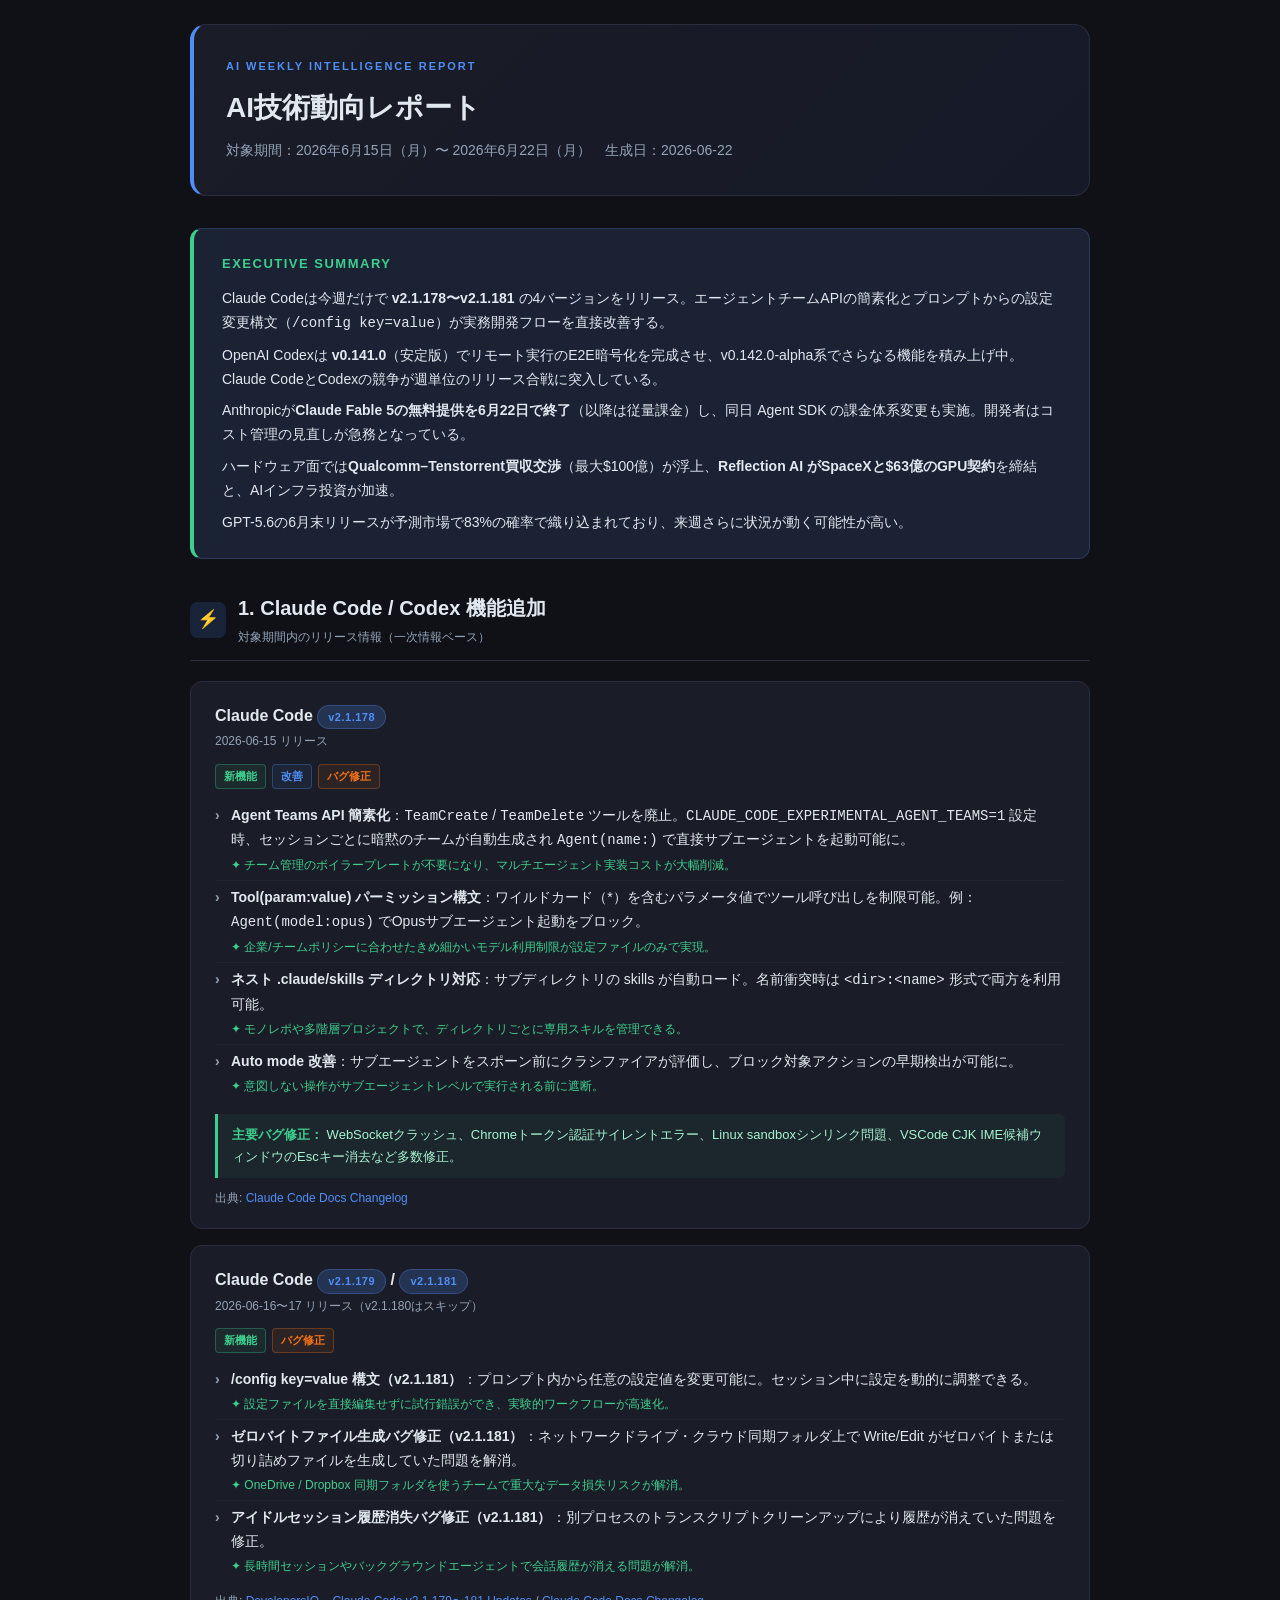
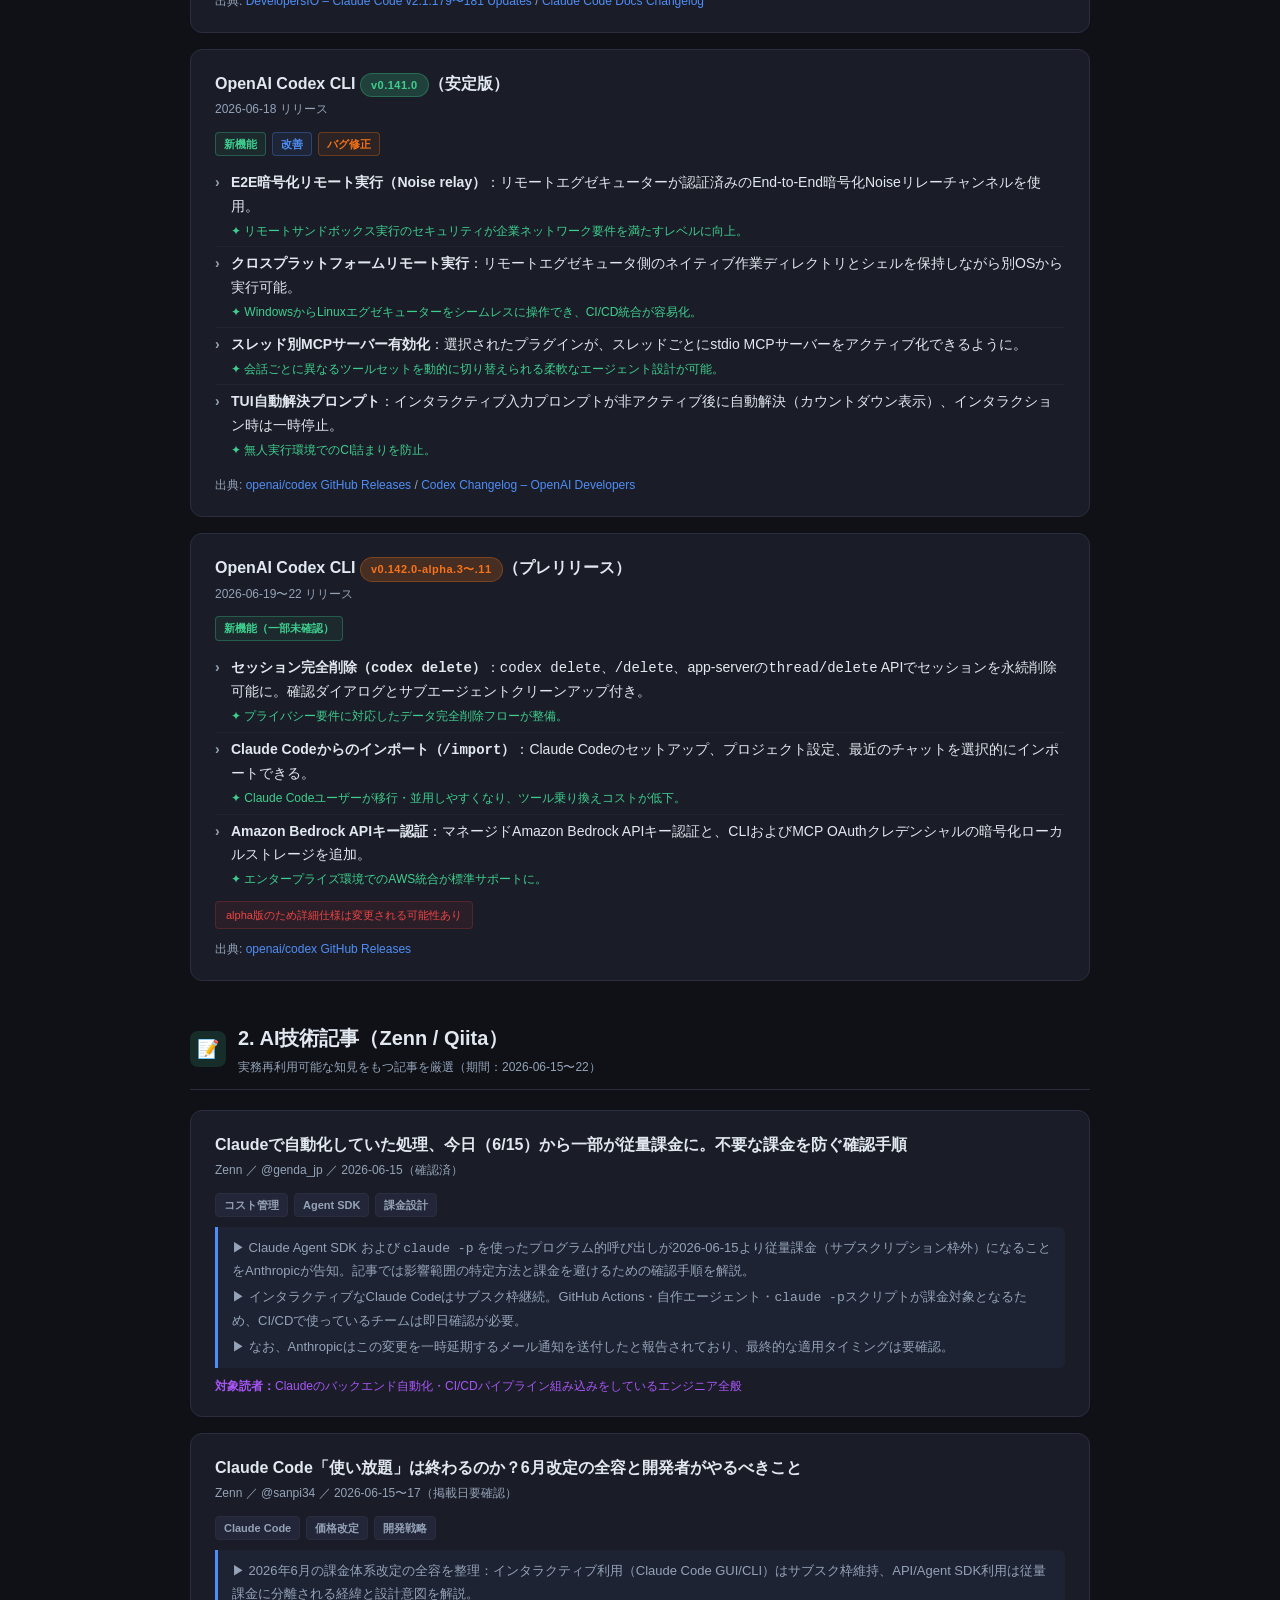
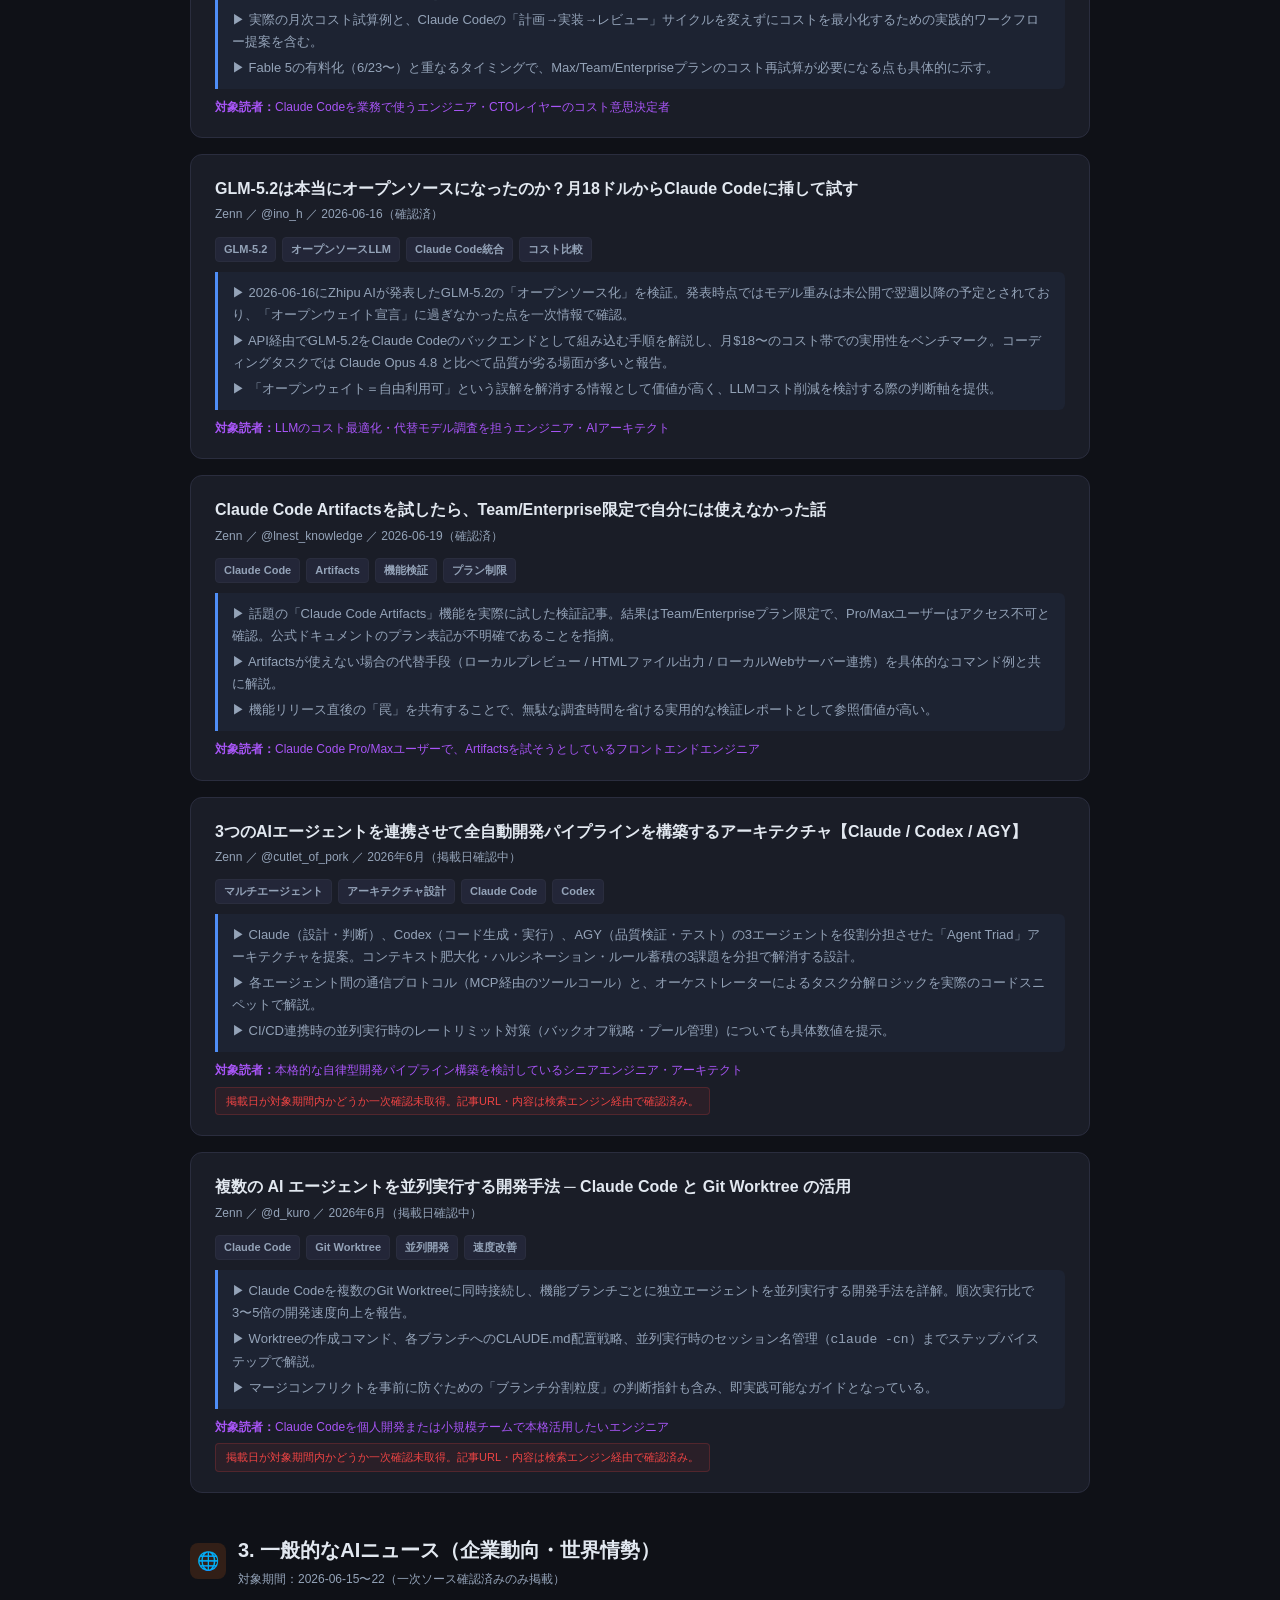
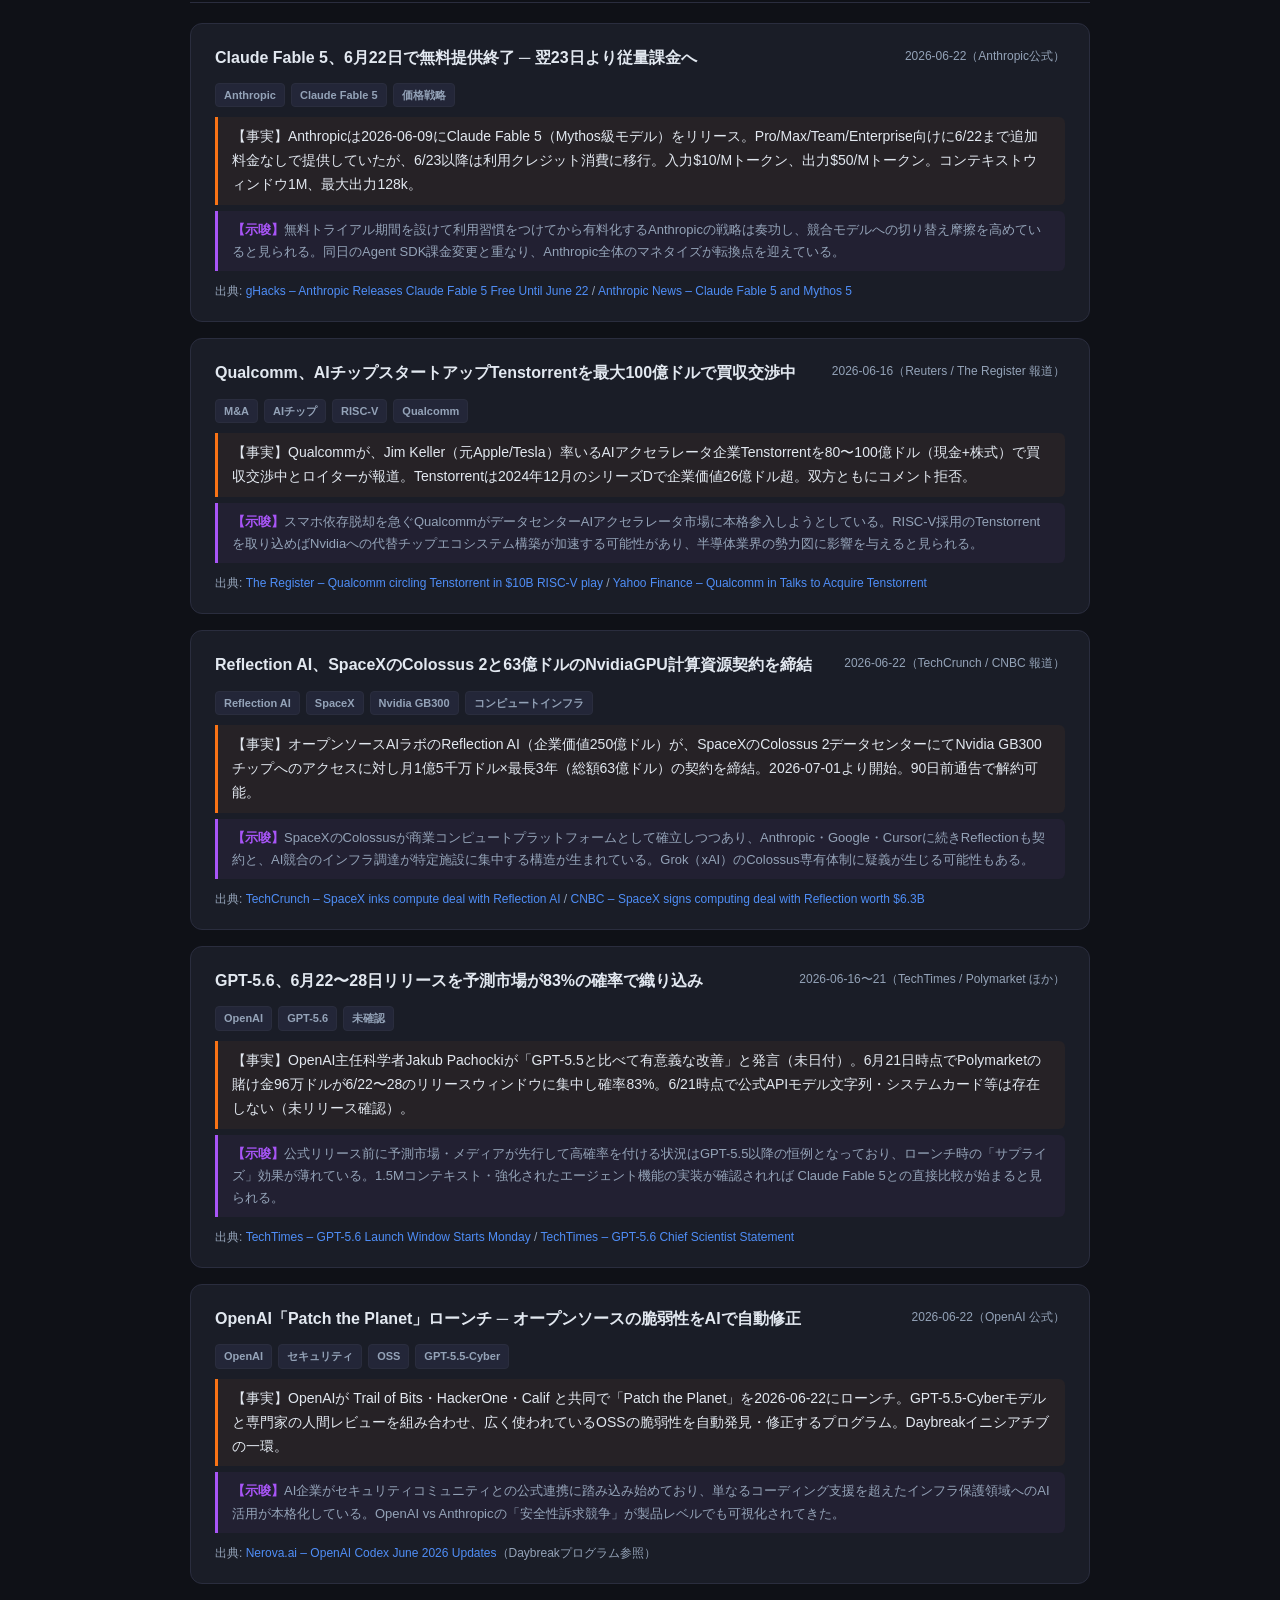
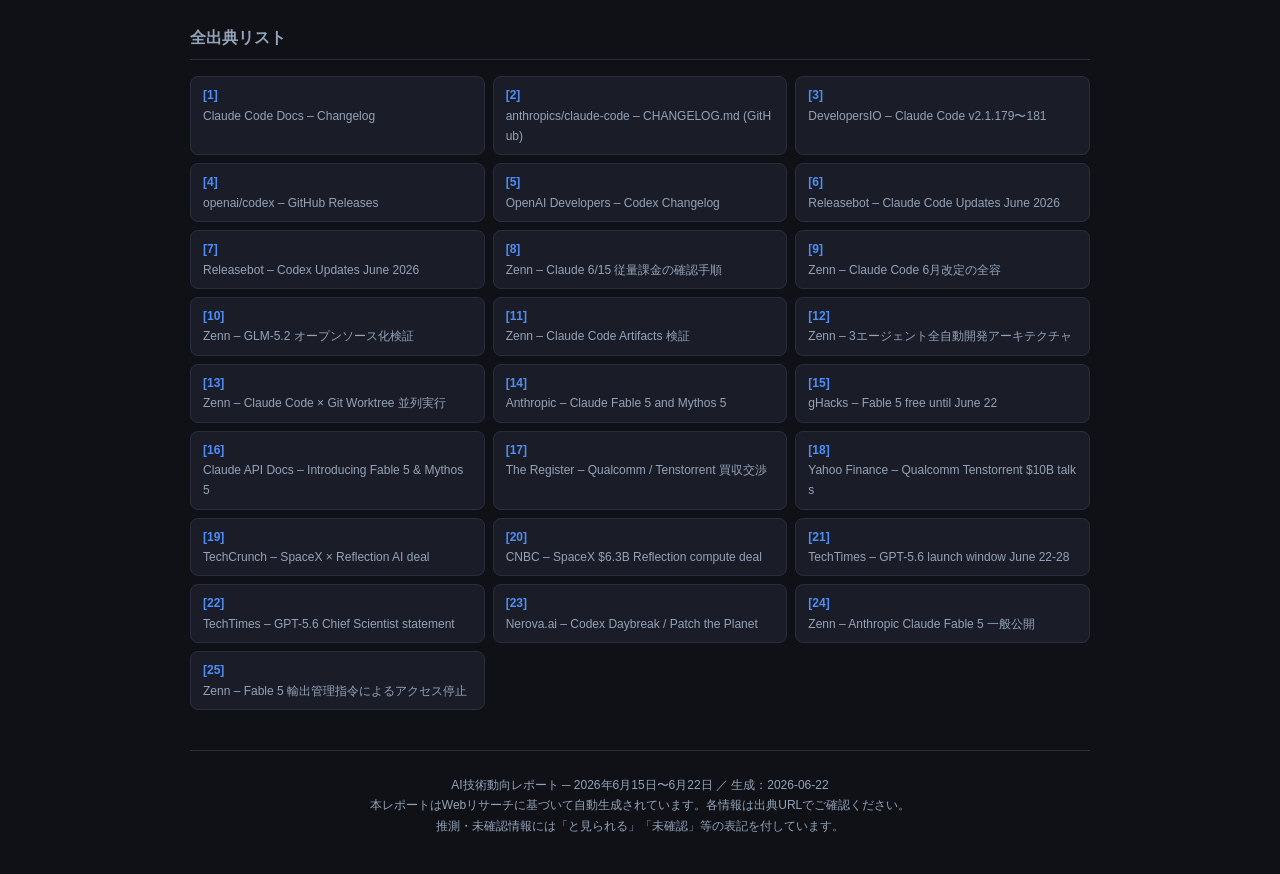
<file: AI-Weekly-Report_2026-06-22.html>
<!DOCTYPE html>
<html lang="ja">
<head>
<meta charset="UTF-8">
<meta name="viewport" content="width=device-width, initial-scale=1.0">
<title>AI技術動向レポート 2026-06-22</title>
<style>
  :root {
    --bg: #0f1117;
    --card: #1a1d27;
    --border: #2a2d3e;
    --accent-blue: #4f8ef7;
    --accent-green: #3ecf8e;
    --accent-orange: #f97316;
    --accent-purple: #a855f7;
    --accent-red: #ef4444;
    --text: #e2e8f0;
    --text-muted: #94a3b8;
    --tag-bg: #232638;
  }
  * { box-sizing: border-box; margin: 0; padding: 0; }
  body {
    font-family: -apple-system, BlinkMacSystemFont, "Segoe UI", "Noto Sans JP", sans-serif;
    background: var(--bg);
    color: var(--text);
    line-height: 1.7;
    padding: 24px 16px;
  }
  a { color: var(--accent-blue); text-decoration: none; }
  a:hover { text-decoration: underline; }

  /* Header */
  .report-header {
    max-width: 900px;
    margin: 0 auto 32px;
    padding: 32px;
    background: linear-gradient(135deg, #1a1d27 0%, #161927 100%);
    border: 1px solid var(--border);
    border-radius: 16px;
    border-left: 4px solid var(--accent-blue);
  }
  .report-header .label {
    font-size: 11px;
    font-weight: 700;
    letter-spacing: 2px;
    text-transform: uppercase;
    color: var(--accent-blue);
    margin-bottom: 8px;
  }
  .report-header h1 {
    font-size: 28px;
    font-weight: 800;
    margin-bottom: 8px;
  }
  .report-header .period {
    font-size: 14px;
    color: var(--text-muted);
  }

  /* Executive Summary */
  .summary-box {
    max-width: 900px;
    margin: 0 auto 32px;
    padding: 24px 28px;
    background: #1a2234;
    border: 1px solid #2a3a5a;
    border-radius: 12px;
    border-left: 4px solid var(--accent-green);
  }
  .summary-box h2 {
    font-size: 13px;
    font-weight: 700;
    letter-spacing: 1.5px;
    text-transform: uppercase;
    color: var(--accent-green);
    margin-bottom: 12px;
  }
  .summary-box p {
    font-size: 14px;
    color: var(--text);
    margin-bottom: 8px;
  }
  .summary-box p:last-child { margin-bottom: 0; }

  /* Section */
  .section {
    max-width: 900px;
    margin: 0 auto 40px;
  }
  .section-title {
    display: flex;
    align-items: center;
    gap: 12px;
    margin-bottom: 20px;
    padding-bottom: 12px;
    border-bottom: 1px solid var(--border);
  }
  .section-icon {
    width: 36px; height: 36px;
    border-radius: 8px;
    display: flex; align-items: center; justify-content: center;
    font-size: 18px;
    flex-shrink: 0;
  }
  .icon-blue { background: rgba(79,142,247,0.15); }
  .icon-green { background: rgba(62,207,142,0.15); }
  .icon-orange { background: rgba(249,115,22,0.15); }
  .section-title h2 {
    font-size: 20px;
    font-weight: 700;
  }

  /* Cards */
  .card {
    background: var(--card);
    border: 1px solid var(--border);
    border-radius: 12px;
    padding: 20px 24px;
    margin-bottom: 16px;
    transition: border-color 0.2s;
  }
  .card:hover { border-color: #3a3d5a; }

  .card-header {
    display: flex;
    align-items: flex-start;
    gap: 12px;
    margin-bottom: 12px;
    flex-wrap: wrap;
  }
  .card-title {
    font-size: 16px;
    font-weight: 700;
    flex: 1;
    min-width: 200px;
  }
  .card-title a { color: var(--text); }
  .card-title a:hover { color: var(--accent-blue); }

  /* Version badge */
  .version-badge {
    display: inline-flex;
    align-items: center;
    padding: 2px 10px;
    border-radius: 20px;
    font-size: 11px;
    font-weight: 700;
    letter-spacing: 0.5px;
    white-space: nowrap;
  }
  .badge-blue { background: rgba(79,142,247,0.2); color: var(--accent-blue); border: 1px solid rgba(79,142,247,0.3); }
  .badge-green { background: rgba(62,207,142,0.2); color: var(--accent-green); border: 1px solid rgba(62,207,142,0.3); }
  .badge-orange { background: rgba(249,115,22,0.2); color: var(--accent-orange); border: 1px solid rgba(249,115,22,0.3); }
  .badge-purple { background: rgba(168,85,247,0.2); color: var(--accent-purple); border: 1px solid rgba(168,85,247,0.3); }
  .badge-red { background: rgba(239,68,68,0.2); color: var(--accent-red); border: 1px solid rgba(239,68,68,0.3); }

  .date-text {
    font-size: 12px;
    color: var(--text-muted);
    margin-top: 2px;
  }

  /* Tag list */
  .tag-list { display: flex; flex-wrap: wrap; gap: 6px; margin: 10px 0; }
  .tag {
    display: inline-block;
    padding: 2px 8px;
    border-radius: 4px;
    font-size: 11px;
    font-weight: 600;
    background: var(--tag-bg);
    color: var(--text-muted);
    border: 1px solid var(--border);
  }
  .tag.new { color: var(--accent-green); border-color: rgba(62,207,142,0.3); background: rgba(62,207,142,0.08); }
  .tag.fix { color: var(--accent-orange); border-color: rgba(249,115,22,0.3); background: rgba(249,115,22,0.08); }
  .tag.improve { color: var(--accent-blue); border-color: rgba(79,142,247,0.3); background: rgba(79,142,247,0.08); }

  /* Item list */
  .item-list { list-style: none; }
  .item-list li {
    padding: 5px 0 5px 16px;
    position: relative;
    font-size: 14px;
    border-bottom: 1px solid rgba(42,45,62,0.5);
  }
  .item-list li:last-child { border-bottom: none; }
  .item-list li::before {
    content: "›";
    position: absolute;
    left: 0;
    color: var(--text-muted);
    font-weight: 700;
  }
  .item-list .sub-text {
    display: block;
    font-size: 12px;
    color: var(--accent-green);
    margin-top: 2px;
    padding-left: 0;
  }

  /* Impact box */
  .impact {
    margin-top: 12px;
    padding: 10px 14px;
    background: rgba(62,207,142,0.06);
    border-left: 3px solid var(--accent-green);
    border-radius: 0 6px 6px 0;
    font-size: 13px;
    color: #a7f3d0;
  }
  .impact strong { color: var(--accent-green); }

  /* Article summary */
  .summary-3line {
    font-size: 13px;
    color: var(--text-muted);
    padding: 10px 14px;
    background: rgba(79,142,247,0.05);
    border-left: 3px solid var(--accent-blue);
    border-radius: 0 6px 6px 0;
    margin-top: 10px;
  }
  .summary-3line p { margin-bottom: 4px; }
  .summary-3line p:last-child { margin-bottom: 0; }

  .audience {
    margin-top: 8px;
    font-size: 12px;
    color: var(--accent-purple);
  }
  .audience strong { font-weight: 600; }

  /* News card */
  .news-fact {
    font-size: 14px;
    margin-bottom: 6px;
    padding: 8px 14px;
    background: rgba(249,115,22,0.05);
    border-left: 3px solid var(--accent-orange);
    border-radius: 0 6px 6px 0;
  }
  .news-implication {
    font-size: 13px;
    color: var(--text-muted);
    padding: 8px 14px;
    background: rgba(168,85,247,0.05);
    border-left: 3px solid var(--accent-purple);
    border-radius: 0 6px 6px 0;
  }
  .news-implication strong { color: var(--accent-purple); }

  /* Source list */
  .source-list {
    max-width: 900px;
    margin: 0 auto 40px;
  }
  .source-list h2 {
    font-size: 16px;
    font-weight: 700;
    color: var(--text-muted);
    margin-bottom: 16px;
    padding-bottom: 8px;
    border-bottom: 1px solid var(--border);
  }
  .source-grid {
    display: grid;
    grid-template-columns: repeat(auto-fill, minmax(280px, 1fr));
    gap: 8px;
  }
  .source-item {
    background: var(--card);
    border: 1px solid var(--border);
    border-radius: 8px;
    padding: 8px 12px;
    font-size: 12px;
  }
  .source-item a { display: block; color: var(--text-muted); word-break: break-all; }
  .source-item a:hover { color: var(--accent-blue); }
  .source-num { color: var(--accent-blue); font-weight: 700; margin-right: 6px; }

  /* Notice */
  .notice {
    font-size: 11px;
    color: var(--accent-red);
    background: rgba(239,68,68,0.08);
    border: 1px solid rgba(239,68,68,0.2);
    padding: 4px 10px;
    border-radius: 4px;
    display: inline-block;
    margin-top: 6px;
  }
  .unconfirmed { color: var(--accent-orange); }

  /* Footer */
  footer {
    max-width: 900px;
    margin: 0 auto;
    text-align: center;
    font-size: 12px;
    color: var(--text-muted);
    padding: 24px 0;
    border-top: 1px solid var(--border);
  }
</style>
</head>
<body>

<!-- ========== HEADER ========== -->
<header class="report-header">
  <div class="label">AI Weekly Intelligence Report</div>
  <h1>AI技術動向レポート</h1>
  <div class="period">対象期間：2026年6月15日（月）〜 2026年6月22日（月）　生成日：2026-06-22</div>
</header>

<!-- ========== EXECUTIVE SUMMARY ========== -->
<div class="summary-box">
  <h2>Executive Summary</h2>
  <p>Claude Codeは今週だけで <strong>v2.1.178〜v2.1.181</strong> の4バージョンをリリース。エージェントチームAPIの簡素化とプロンプトからの設定変更構文（<code>/config key=value</code>）が実務開発フローを直接改善する。</p>
  <p>OpenAI Codexは <strong>v0.141.0</strong>（安定版）でリモート実行のE2E暗号化を完成させ、v0.142.0-alpha系でさらなる機能を積み上げ中。Claude CodeとCodexの競争が週単位のリリース合戦に突入している。</p>
  <p>Anthropicが<strong>Claude Fable 5の無料提供を6月22日で終了</strong>（以降は従量課金）し、同日 Agent SDK の課金体系変更も実施。開発者はコスト管理の見直しが急務となっている。</p>
  <p>ハードウェア面では<strong>Qualcomm–Tenstorrent買収交渉</strong>（最大$100億）が浮上、<strong>Reflection AI がSpaceXと$63億のGPU契約</strong>を締結と、AIインフラ投資が加速。</p>
  <p>GPT-5.6の6月末リリースが予測市場で83%の確率で織り込まれており、来週さらに状況が動く可能性が高い。</p>
</div>

<!-- ========== SECTION 1: Claude Code / Codex ========== -->
<section class="section">
  <div class="section-title">
    <div class="section-icon icon-blue">⚡</div>
    <div>
      <h2>1. Claude Code / Codex 機能追加</h2>
      <div class="date-text">対象期間内のリリース情報（一次情報ベース）</div>
    </div>
  </div>

  <!-- Claude Code 2.1.178 -->
  <div class="card">
    <div class="card-header">
      <div>
        <div class="card-title">Claude Code <span class="version-badge badge-blue">v2.1.178</span></div>
        <div class="date-text">2026-06-15 リリース</div>
      </div>
    </div>
    <div class="tag-list">
      <span class="tag new">新機能</span>
      <span class="tag improve">改善</span>
      <span class="tag fix">バグ修正</span>
    </div>
    <ul class="item-list">
      <li>
        <strong>Agent Teams API 簡素化</strong>：<code>TeamCreate</code> / <code>TeamDelete</code> ツールを廃止。<code>CLAUDE_CODE_EXPERIMENTAL_AGENT_TEAMS=1</code> 設定時、セッションごとに暗黙のチームが自動生成され <code>Agent(name:)</code> で直接サブエージェントを起動可能に。
        <span class="sub-text">✦ チーム管理のボイラープレートが不要になり、マルチエージェント実装コストが大幅削減。</span>
      </li>
      <li>
        <strong>Tool(param:value) パーミッション構文</strong>：ワイルドカード（*）を含むパラメータ値でツール呼び出しを制限可能。例：<code>Agent(model:opus)</code> でOpusサブエージェント起動をブロック。
        <span class="sub-text">✦ 企業/チームポリシーに合わせたきめ細かいモデル利用制限が設定ファイルのみで実現。</span>
      </li>
      <li>
        <strong>ネスト .claude/skills ディレクトリ対応</strong>：サブディレクトリの skills が自動ロード。名前衝突時は <code>&lt;dir&gt;:&lt;name&gt;</code> 形式で両方を利用可能。
        <span class="sub-text">✦ モノレポや多階層プロジェクトで、ディレクトリごとに専用スキルを管理できる。</span>
      </li>
      <li>
        <strong>Auto mode 改善</strong>：サブエージェントをスポーン前にクラシファイアが評価し、ブロック対象アクションの早期検出が可能に。
        <span class="sub-text">✦ 意図しない操作がサブエージェントレベルで実行される前に遮断。</span>
      </li>
    </ul>
    <div class="impact">
      <strong>主要バグ修正：</strong> WebSocketクラッシュ、Chromeトークン認証サイレントエラー、Linux sandboxシンリンク問題、VSCode CJK IME候補ウィンドウのEscキー消去など多数修正。
    </div>
    <div style="margin-top:10px; font-size:12px; color:var(--text-muted);">
      出典: <a href="https://code.claude.com/docs/en/changelog" target="_blank">Claude Code Docs Changelog</a>
    </div>
  </div>

  <!-- Claude Code 2.1.179 / 2.1.181 -->
  <div class="card">
    <div class="card-header">
      <div>
        <div class="card-title">Claude Code <span class="version-badge badge-blue">v2.1.179</span> / <span class="version-badge badge-blue">v2.1.181</span></div>
        <div class="date-text">2026-06-16〜17 リリース（v2.1.180はスキップ）</div>
      </div>
    </div>
    <div class="tag-list">
      <span class="tag new">新機能</span>
      <span class="tag fix">バグ修正</span>
    </div>
    <ul class="item-list">
      <li>
        <strong>/config key=value 構文（v2.1.181）</strong>：プロンプト内から任意の設定値を変更可能に。セッション中に設定を動的に調整できる。
        <span class="sub-text">✦ 設定ファイルを直接編集せずに試行錯誤ができ、実験的ワークフローが高速化。</span>
      </li>
      <li>
        <strong>ゼロバイトファイル生成バグ修正（v2.1.181）</strong>：ネットワークドライブ・クラウド同期フォルダ上で Write/Edit がゼロバイトまたは切り詰めファイルを生成していた問題を解消。
        <span class="sub-text">✦ OneDrive / Dropbox 同期フォルダを使うチームで重大なデータ損失リスクが解消。</span>
      </li>
      <li>
        <strong>アイドルセッション履歴消失バグ修正（v2.1.181）</strong>：別プロセスのトランスクリプトクリーンアップにより履歴が消えていた問題を修正。
        <span class="sub-text">✦ 長時間セッションやバックグラウンドエージェントで会話履歴が消える問題が解消。</span>
      </li>
    </ul>
    <div style="margin-top:10px; font-size:12px; color:var(--text-muted);">
      出典: <a href="https://dev.classmethod.jp/en/articles/20260618-cc-updates-v2-1-181/" target="_blank">DevelopersIO – Claude Code v2.1.179〜181 Updates</a> /
      <a href="https://code.claude.com/docs/en/changelog" target="_blank">Claude Code Docs Changelog</a>
    </div>
  </div>

  <!-- OpenAI Codex v0.141.0 -->
  <div class="card">
    <div class="card-header">
      <div>
        <div class="card-title">OpenAI Codex CLI <span class="version-badge badge-green">v0.141.0</span>（安定版）</div>
        <div class="date-text">2026-06-18 リリース</div>
      </div>
    </div>
    <div class="tag-list">
      <span class="tag new">新機能</span>
      <span class="tag improve">改善</span>
      <span class="tag fix">バグ修正</span>
    </div>
    <ul class="item-list">
      <li>
        <strong>E2E暗号化リモート実行（Noise relay）</strong>：リモートエグゼキューターが認証済みのEnd-to-End暗号化Noiseリレーチャンネルを使用。
        <span class="sub-text">✦ リモートサンドボックス実行のセキュリティが企業ネットワーク要件を満たすレベルに向上。</span>
      </li>
      <li>
        <strong>クロスプラットフォームリモート実行</strong>：リモートエグゼキュータ側のネイティブ作業ディレクトリとシェルを保持しながら別OSから実行可能。
        <span class="sub-text">✦ WindowsからLinuxエグゼキューターをシームレスに操作でき、CI/CD統合が容易化。</span>
      </li>
      <li>
        <strong>スレッド別MCPサーバー有効化</strong>：選択されたプラグインが、スレッドごとにstdio MCPサーバーをアクティブ化できるように。
        <span class="sub-text">✦ 会話ごとに異なるツールセットを動的に切り替えられる柔軟なエージェント設計が可能。</span>
      </li>
      <li>
        <strong>TUI自動解決プロンプト</strong>：インタラクティブ入力プロンプトが非アクティブ後に自動解決（カウントダウン表示）、インタラクション時は一時停止。
        <span class="sub-text">✦ 無人実行環境でのCI詰まりを防止。</span>
      </li>
    </ul>
    <div style="margin-top:10px; font-size:12px; color:var(--text-muted);">
      出典: <a href="https://github.com/openai/codex/releases" target="_blank">openai/codex GitHub Releases</a> /
      <a href="https://developers.openai.com/codex/changelog" target="_blank">Codex Changelog – OpenAI Developers</a>
    </div>
  </div>

  <!-- OpenAI Codex v0.142.0-alpha -->
  <div class="card">
    <div class="card-header">
      <div>
        <div class="card-title">OpenAI Codex CLI <span class="version-badge badge-orange">v0.142.0-alpha.3〜.11</span>（プレリリース）</div>
        <div class="date-text">2026-06-19〜22 リリース</div>
      </div>
    </div>
    <div class="tag-list">
      <span class="tag new">新機能（一部未確認）</span>
    </div>
    <ul class="item-list">
      <li>
        <strong>セッション完全削除（<code>codex delete</code>）</strong>：<code>codex delete</code>、<code>/delete</code>、app-serverの<code>thread/delete</code> APIでセッションを永続削除可能に。確認ダイアログとサブエージェントクリーンアップ付き。
        <span class="sub-text">✦ プライバシー要件に対応したデータ完全削除フローが整備。</span>
      </li>
      <li>
        <strong>Claude Codeからのインポート（<code>/import</code>）</strong>：Claude Codeのセットアップ、プロジェクト設定、最近のチャットを選択的にインポートできる。
        <span class="sub-text">✦ Claude Codeユーザーが移行・並用しやすくなり、ツール乗り換えコストが低下。</span>
      </li>
      <li>
        <strong>Amazon Bedrock APIキー認証</strong>：マネージドAmazon Bedrock APIキー認証と、CLIおよびMCP OAuthクレデンシャルの暗号化ローカルストレージを追加。
        <span class="sub-text">✦ エンタープライズ環境でのAWS統合が標準サポートに。</span>
      </li>
    </ul>
    <div class="notice">alpha版のため詳細仕様は変更される可能性あり</div>
    <div style="margin-top:10px; font-size:12px; color:var(--text-muted);">
      出典: <a href="https://github.com/openai/codex/releases" target="_blank">openai/codex GitHub Releases</a>
    </div>
  </div>
</section>

<!-- ========== SECTION 2: Zenn / Qiita ========== -->
<section class="section">
  <div class="section-title">
    <div class="section-icon icon-green">📝</div>
    <div>
      <h2>2. AI技術記事（Zenn / Qiita）</h2>
      <div class="date-text">実務再利用可能な知見をもつ記事を厳選（期間：2026-06-15〜22）</div>
    </div>
  </div>

  <!-- Article 1 -->
  <div class="card">
    <div class="card-header">
      <div>
        <div class="card-title">
          <a href="https://zenn.dev/genda_jp/articles/9558ecec45beb5" target="_blank">
            Claudeで自動化していた処理、今日（6/15）から一部が従量課金に。不要な課金を防ぐ確認手順
          </a>
        </div>
        <div class="date-text">Zenn ／ @genda_jp ／ 2026-06-15（確認済）</div>
      </div>
    </div>
    <div class="tag-list">
      <span class="tag">コスト管理</span>
      <span class="tag">Agent SDK</span>
      <span class="tag">課金設計</span>
    </div>
    <div class="summary-3line">
      <p>▶ Claude Agent SDK および <code>claude -p</code> を使ったプログラム的呼び出しが2026-06-15より従量課金（サブスクリプション枠外）になることをAnthropicが告知。記事では影響範囲の特定方法と課金を避けるための確認手順を解説。</p>
      <p>▶ インタラクティブなClaude Codeはサブスク枠継続。GitHub Actions・自作エージェント・<code>claude -p</code>スクリプトが課金対象となるため、CI/CDで使っているチームは即日確認が必要。</p>
      <p>▶ なお、Anthropicはこの変更を一時延期するメール通知を送付したと報告されており、最終的な適用タイミングは要確認。</p>
    </div>
    <div class="audience"><strong>対象読者：</strong>Claudeのバックエンド自動化・CI/CDパイプライン組み込みをしているエンジニア全般</div>
  </div>

  <!-- Article 2 -->
  <div class="card">
    <div class="card-header">
      <div>
        <div class="card-title">
          <a href="https://zenn.dev/sanpi34/articles/claude-code-pricing-shift-2026" target="_blank">
            Claude Code「使い放題」は終わるのか？6月改定の全容と開発者がやるべきこと
          </a>
        </div>
        <div class="date-text">Zenn ／ @sanpi34 ／ 2026-06-15〜17（掲載日要確認）</div>
      </div>
    </div>
    <div class="tag-list">
      <span class="tag">Claude Code</span>
      <span class="tag">価格改定</span>
      <span class="tag">開発戦略</span>
    </div>
    <div class="summary-3line">
      <p>▶ 2026年6月の課金体系改定の全容を整理：インタラクティブ利用（Claude Code GUI/CLI）はサブスク枠維持、API/Agent SDK利用は従量課金に分離される経緯と設計意図を解説。</p>
      <p>▶ 実際の月次コスト試算例と、Claude Codeの「計画→実装→レビュー」サイクルを変えずにコストを最小化するための実践的ワークフロー提案を含む。</p>
      <p>▶ Fable 5の有料化（6/23〜）と重なるタイミングで、Max/Team/Enterpriseプランのコスト再試算が必要になる点も具体的に示す。</p>
    </div>
    <div class="audience"><strong>対象読者：</strong>Claude Codeを業務で使うエンジニア・CTOレイヤーのコスト意思決定者</div>
  </div>

  <!-- Article 3 -->
  <div class="card">
    <div class="card-header">
      <div>
        <div class="card-title">
          <a href="https://zenn.dev/ino_h/articles/2026-06-16-glm-5-2-opensource-cost" target="_blank">
            GLM-5.2は本当にオープンソースになったのか？月18ドルからClaude Codeに挿して試す
          </a>
        </div>
        <div class="date-text">Zenn ／ @ino_h ／ 2026-06-16（確認済）</div>
      </div>
    </div>
    <div class="tag-list">
      <span class="tag">GLM-5.2</span>
      <span class="tag">オープンソースLLM</span>
      <span class="tag">Claude Code統合</span>
      <span class="tag">コスト比較</span>
    </div>
    <div class="summary-3line">
      <p>▶ 2026-06-16にZhipu AIが発表したGLM-5.2の「オープンソース化」を検証。発表時点ではモデル重みは未公開で翌週以降の予定とされており、「オープンウェイト宣言」に過ぎなかった点を一次情報で確認。</p>
      <p>▶ API経由でGLM-5.2をClaude Codeのバックエンドとして組み込む手順を解説し、月$18〜のコスト帯での実用性をベンチマーク。コーディングタスクでは Claude Opus 4.8 と比べて品質が劣る場面が多いと報告。</p>
      <p>▶ 「オープンウェイト＝自由利用可」という誤解を解消する情報として価値が高く、LLMコスト削減を検討する際の判断軸を提供。</p>
    </div>
    <div class="audience"><strong>対象読者：</strong>LLMのコスト最適化・代替モデル調査を担うエンジニア・AIアーキテクト</div>
  </div>

  <!-- Article 4 -->
  <div class="card">
    <div class="card-header">
      <div>
        <div class="card-title">
          <a href="https://zenn.dev/lnest_knowledge/articles/claude-code-artifacts-verification" target="_blank">
            Claude Code Artifactsを試したら、Team/Enterprise限定で自分には使えなかった話
          </a>
        </div>
        <div class="date-text">Zenn ／ @lnest_knowledge ／ 2026-06-19（確認済）</div>
      </div>
    </div>
    <div class="tag-list">
      <span class="tag">Claude Code</span>
      <span class="tag">Artifacts</span>
      <span class="tag">機能検証</span>
      <span class="tag">プラン制限</span>
    </div>
    <div class="summary-3line">
      <p>▶ 話題の「Claude Code Artifacts」機能を実際に試した検証記事。結果はTeam/Enterpriseプラン限定で、Pro/Maxユーザーはアクセス不可と確認。公式ドキュメントのプラン表記が不明確であることを指摘。</p>
      <p>▶ Artifactsが使えない場合の代替手段（ローカルプレビュー / HTMLファイル出力 / ローカルWebサーバー連携）を具体的なコマンド例と共に解説。</p>
      <p>▶ 機能リリース直後の「罠」を共有することで、無駄な調査時間を省ける実用的な検証レポートとして参照価値が高い。</p>
    </div>
    <div class="audience"><strong>対象読者：</strong>Claude Code Pro/Maxユーザーで、Artifactsを試そうとしているフロントエンドエンジニア</div>
  </div>

  <!-- Article 5 -->
  <div class="card">
    <div class="card-header">
      <div>
        <div class="card-title">
          <a href="https://zenn.dev/cutlet_of_pork/articles/three-agent-orchestration" target="_blank">
            3つのAIエージェントを連携させて全自動開発パイプラインを構築するアーキテクチャ【Claude / Codex / AGY】
          </a>
        </div>
        <div class="date-text">Zenn ／ @cutlet_of_pork ／ 2026年6月（掲載日確認中）</div>
      </div>
    </div>
    <div class="tag-list">
      <span class="tag">マルチエージェント</span>
      <span class="tag">アーキテクチャ設計</span>
      <span class="tag">Claude Code</span>
      <span class="tag">Codex</span>
    </div>
    <div class="summary-3line">
      <p>▶ Claude（設計・判断）、Codex（コード生成・実行）、AGY（品質検証・テスト）の3エージェントを役割分担させた「Agent Triad」アーキテクチャを提案。コンテキスト肥大化・ハルシネーション・ルール蓄積の3課題を分担で解消する設計。</p>
      <p>▶ 各エージェント間の通信プロトコル（MCP経由のツールコール）と、オーケストレーターによるタスク分解ロジックを実際のコードスニペットで解説。</p>
      <p>▶ CI/CD連携時の並列実行時のレートリミット対策（バックオフ戦略・プール管理）についても具体数値を提示。</p>
    </div>
    <div class="audience"><strong>対象読者：</strong>本格的な自律型開発パイプライン構築を検討しているシニアエンジニア・アーキテクト</div>
    <div class="notice">掲載日が対象期間内かどうか一次確認未取得。記事URL・内容は検索エンジン経由で確認済み。</div>
  </div>

  <!-- Article 6 -->
  <div class="card">
    <div class="card-header">
      <div>
        <div class="card-title">
          <a href="https://zenn.dev/d_kuro/articles/6321fa66b9180f" target="_blank">
            複数の AI エージェントを並列実行する開発手法 ─ Claude Code と Git Worktree の活用
          </a>
        </div>
        <div class="date-text">Zenn ／ @d_kuro ／ 2026年6月（掲載日確認中）</div>
      </div>
    </div>
    <div class="tag-list">
      <span class="tag">Claude Code</span>
      <span class="tag">Git Worktree</span>
      <span class="tag">並列開発</span>
      <span class="tag">速度改善</span>
    </div>
    <div class="summary-3line">
      <p>▶ Claude Codeを複数のGit Worktreeに同時接続し、機能ブランチごとに独立エージェントを並列実行する開発手法を詳解。順次実行比で3〜5倍の開発速度向上を報告。</p>
      <p>▶ Worktreeの作成コマンド、各ブランチへのCLAUDE.md配置戦略、並列実行時のセッション名管理（<code>claude -cn</code>）までステップバイステップで解説。</p>
      <p>▶ マージコンフリクトを事前に防ぐための「ブランチ分割粒度」の判断指針も含み、即実践可能なガイドとなっている。</p>
    </div>
    <div class="audience"><strong>対象読者：</strong>Claude Codeを個人開発または小規模チームで本格活用したいエンジニア</div>
    <div class="notice">掲載日が対象期間内かどうか一次確認未取得。記事URL・内容は検索エンジン経由で確認済み。</div>
  </div>
</section>

<!-- ========== SECTION 3: AI News ========== -->
<section class="section">
  <div class="section-title">
    <div class="section-icon icon-orange">🌐</div>
    <div>
      <h2>3. 一般的なAIニュース（企業動向・世界情勢）</h2>
      <div class="date-text">対象期間：2026-06-15〜22（一次ソース確認済みのみ掲載）</div>
    </div>
  </div>

  <!-- News 1 -->
  <div class="card">
    <div class="card-header">
      <div class="card-title">Claude Fable 5、6月22日で無料提供終了 ─ 翌23日より従量課金へ</div>
      <div class="date-text">2026-06-22（Anthropic公式）</div>
    </div>
    <div class="tag-list">
      <span class="tag">Anthropic</span>
      <span class="tag">Claude Fable 5</span>
      <span class="tag">価格戦略</span>
    </div>
    <div class="news-fact">
      【事実】Anthropicは2026-06-09にClaude Fable 5（Mythos級モデル）をリリース。Pro/Max/Team/Enterprise向けに6/22まで追加料金なしで提供していたが、6/23以降は利用クレジット消費に移行。入力$10/Mトークン、出力$50/Mトークン。コンテキストウィンドウ1M、最大出力128k。
    </div>
    <div class="news-implication">
      <strong>【示唆】</strong>無料トライアル期間を設けて利用習慣をつけてから有料化するAnthropicの戦略は奏功し、競合モデルへの切り替え摩擦を高めていると見られる。同日のAgent SDK課金変更と重なり、Anthropic全体のマネタイズが転換点を迎えている。
    </div>
    <div style="margin-top:10px; font-size:12px; color:var(--text-muted);">
      出典: <a href="https://www.ghacks.net/2026/06/10/anthropic-releases-claude-fable-5-to-pro-max-and-enterprise-users-free-until-june-22/" target="_blank">gHacks – Anthropic Releases Claude Fable 5 Free Until June 22</a> /
      <a href="https://www.anthropic.com/news/claude-fable-5-mythos-5" target="_blank">Anthropic News – Claude Fable 5 and Mythos 5</a>
    </div>
  </div>

  <!-- News 2 -->
  <div class="card">
    <div class="card-header">
      <div class="card-title">Qualcomm、AIチップスタートアップTenstorrentを最大100億ドルで買収交渉中</div>
      <div class="date-text">2026-06-16（Reuters / The Register 報道）</div>
    </div>
    <div class="tag-list">
      <span class="tag">M&A</span>
      <span class="tag">AIチップ</span>
      <span class="tag">RISC-V</span>
      <span class="tag">Qualcomm</span>
    </div>
    <div class="news-fact">
      【事実】Qualcommが、Jim Keller（元Apple/Tesla）率いるAIアクセラレータ企業Tenstorrentを80〜100億ドル（現金+株式）で買収交渉中とロイターが報道。Tenstorrentは2024年12月のシリーズDで企業価値26億ドル超。双方ともにコメント拒否。
    </div>
    <div class="news-implication">
      <strong>【示唆】</strong>スマホ依存脱却を急ぐQualcommがデータセンターAIアクセラレータ市場に本格参入しようとしている。RISC-V採用のTenstorrentを取り込めばNvidiaへの代替チップエコシステム構築が加速する可能性があり、半導体業界の勢力図に影響を与えると見られる。
    </div>
    <div style="margin-top:10px; font-size:12px; color:var(--text-muted);">
      出典: <a href="https://www.theregister.com/systems/2026/06/16/qualcomm-said-to-be-circling-ai-chip-biz-tenstorrent-in-10b-risc-v-power-play/5256084" target="_blank">The Register – Qualcomm circling Tenstorrent in $10B RISC-V play</a> /
      <a href="https://finance.yahoo.com/technology/ai/articles/qualcomm-talks-acquire-ai-chip-230401789.html" target="_blank">Yahoo Finance – Qualcomm in Talks to Acquire Tenstorrent</a>
    </div>
  </div>

  <!-- News 3 -->
  <div class="card">
    <div class="card-header">
      <div class="card-title">Reflection AI、SpaceXのColossus 2と63億ドルのNvidiaGPU計算資源契約を締結</div>
      <div class="date-text">2026-06-22（TechCrunch / CNBC 報道）</div>
    </div>
    <div class="tag-list">
      <span class="tag">Reflection AI</span>
      <span class="tag">SpaceX</span>
      <span class="tag">Nvidia GB300</span>
      <span class="tag">コンピュートインフラ</span>
    </div>
    <div class="news-fact">
      【事実】オープンソースAIラボのReflection AI（企業価値250億ドル）が、SpaceXのColossus 2データセンターにてNvidia GB300チップへのアクセスに対し月1億5千万ドル×最長3年（総額63億ドル）の契約を締結。2026-07-01より開始。90日前通告で解約可能。
    </div>
    <div class="news-implication">
      <strong>【示唆】</strong>SpaceXのColossusが商業コンピュートプラットフォームとして確立しつつあり、Anthropic・Google・Cursorに続きReflectionも契約と、AI競合のインフラ調達が特定施設に集中する構造が生まれている。Grok（xAI）のColossus専有体制に疑義が生じる可能性もある。
    </div>
    <div style="margin-top:10px; font-size:12px; color:var(--text-muted);">
      出典: <a href="https://techcrunch.com/2026/06/22/spacex-inks-compute-deal-with-reflection-ai-an-open-source-ai-lab/" target="_blank">TechCrunch – SpaceX inks compute deal with Reflection AI</a> /
      <a href="https://www.cnbc.com/2026/06/22/spacex-ai-colossus-data-center-reflection.html" target="_blank">CNBC – SpaceX signs computing deal with Reflection worth $6.3B</a>
    </div>
  </div>

  <!-- News 4 -->
  <div class="card">
    <div class="card-header">
      <div class="card-title">GPT-5.6、6月22〜28日リリースを予測市場が83%の確率で織り込み</div>
      <div class="date-text">2026-06-16〜21（TechTimes / Polymarket ほか）</div>
    </div>
    <div class="tag-list">
      <span class="tag">OpenAI</span>
      <span class="tag">GPT-5.6</span>
      <span class="tag">未確認</span>
    </div>
    <div class="news-fact">
      【事実】OpenAI主任科学者Jakub Pachockiが「GPT-5.5と比べて有意義な改善」と発言（未日付）。6月21日時点でPolymarketの賭け金96万ドルが6/22〜28のリリースウィンドウに集中し確率83%。6/21時点で公式APIモデル文字列・システムカード等は存在しない（未リリース確認）。
    </div>
    <div class="news-implication">
      <strong>【示唆】</strong>公式リリース前に予測市場・メディアが先行して高確率を付ける状況はGPT-5.5以降の恒例となっており、ローンチ時の「サプライズ」効果が薄れている。1.5Mコンテキスト・強化されたエージェント機能の実装が確認されれば Claude Fable 5との直接比較が始まると見られる。
    </div>
    <div style="margin-top:10px; font-size:12px; color:var(--text-muted);">
      出典: <a href="https://www.techtimes.com/articles/318799/20260621/gpt-56-launch-window-starts-monday-alignment-fix-15m-token-context-inside.htm" target="_blank">TechTimes – GPT-5.6 Launch Window Starts Monday</a> /
      <a href="https://www.techtimes.com/articles/318492/20260616/gpt-56-openai-chief-scientist-calls-it-meaningful-leap-june-launch-nears.htm" target="_blank">TechTimes – GPT-5.6 Chief Scientist Statement</a>
    </div>
  </div>

  <!-- News 5 -->
  <div class="card">
    <div class="card-header">
      <div class="card-title">OpenAI「Patch the Planet」ローンチ ─ オープンソースの脆弱性をAIで自動修正</div>
      <div class="date-text">2026-06-22（OpenAI 公式）</div>
    </div>
    <div class="tag-list">
      <span class="tag">OpenAI</span>
      <span class="tag">セキュリティ</span>
      <span class="tag">OSS</span>
      <span class="tag">GPT-5.5-Cyber</span>
    </div>
    <div class="news-fact">
      【事実】OpenAIが Trail of Bits・HackerOne・Calif と共同で「Patch the Planet」を2026-06-22にローンチ。GPT-5.5-Cyberモデルと専門家の人間レビューを組み合わせ、広く使われているOSSの脆弱性を自動発見・修正するプログラム。Daybreakイニシアチブの一環。
    </div>
    <div class="news-implication">
      <strong>【示唆】</strong>AI企業がセキュリティコミュニティとの公式連携に踏み込み始めており、単なるコーディング支援を超えたインフラ保護領域へのAI活用が本格化している。OpenAI vs Anthropicの「安全性訴求競争」が製品レベルでも可視化されてきた。
    </div>
    <div style="margin-top:10px; font-size:12px; color:var(--text-muted);">
      出典: <a href="https://nerova.ai/news/openai-codex-plugins-sites-knowledge-work-june-2-2026" target="_blank">Nerova.ai – OpenAI Codex June 2026 Updates</a>（Daybreakプログラム参照）
    </div>
  </div>
</section>

<!-- ========== SOURCE LIST ========== -->
<div class="source-list">
  <h2>全出典リスト</h2>
  <div class="source-grid">
    <div class="source-item"><span class="source-num">[1]</span><a href="https://code.claude.com/docs/en/changelog" target="_blank">Claude Code Docs – Changelog</a></div>
    <div class="source-item"><span class="source-num">[2]</span><a href="https://github.com/anthropics/claude-code/blob/main/CHANGELOG.md" target="_blank">anthropics/claude-code – CHANGELOG.md (GitHub)</a></div>
    <div class="source-item"><span class="source-num">[3]</span><a href="https://dev.classmethod.jp/en/articles/20260618-cc-updates-v2-1-181/" target="_blank">DevelopersIO – Claude Code v2.1.179〜181</a></div>
    <div class="source-item"><span class="source-num">[4]</span><a href="https://github.com/openai/codex/releases" target="_blank">openai/codex – GitHub Releases</a></div>
    <div class="source-item"><span class="source-num">[5]</span><a href="https://developers.openai.com/codex/changelog" target="_blank">OpenAI Developers – Codex Changelog</a></div>
    <div class="source-item"><span class="source-num">[6]</span><a href="https://releasebot.io/updates/anthropic/claude-code" target="_blank">Releasebot – Claude Code Updates June 2026</a></div>
    <div class="source-item"><span class="source-num">[7]</span><a href="https://releasebot.io/updates/openai/codex" target="_blank">Releasebot – Codex Updates June 2026</a></div>
    <div class="source-item"><span class="source-num">[8]</span><a href="https://zenn.dev/genda_jp/articles/9558ecec45beb5" target="_blank">Zenn – Claude 6/15 従量課金の確認手順</a></div>
    <div class="source-item"><span class="source-num">[9]</span><a href="https://zenn.dev/sanpi34/articles/claude-code-pricing-shift-2026" target="_blank">Zenn – Claude Code 6月改定の全容</a></div>
    <div class="source-item"><span class="source-num">[10]</span><a href="https://zenn.dev/ino_h/articles/2026-06-16-glm-5-2-opensource-cost" target="_blank">Zenn – GLM-5.2 オープンソース化検証</a></div>
    <div class="source-item"><span class="source-num">[11]</span><a href="https://zenn.dev/lnest_knowledge/articles/claude-code-artifacts-verification" target="_blank">Zenn – Claude Code Artifacts 検証</a></div>
    <div class="source-item"><span class="source-num">[12]</span><a href="https://zenn.dev/cutlet_of_pork/articles/three-agent-orchestration" target="_blank">Zenn – 3エージェント全自動開発アーキテクチャ</a></div>
    <div class="source-item"><span class="source-num">[13]</span><a href="https://zenn.dev/d_kuro/articles/6321fa66b9180f" target="_blank">Zenn – Claude Code × Git Worktree 並列実行</a></div>
    <div class="source-item"><span class="source-num">[14]</span><a href="https://www.anthropic.com/news/claude-fable-5-mythos-5" target="_blank">Anthropic – Claude Fable 5 and Mythos 5</a></div>
    <div class="source-item"><span class="source-num">[15]</span><a href="https://www.ghacks.net/2026/06/10/anthropic-releases-claude-fable-5-to-pro-max-and-enterprise-users-free-until-june-22/" target="_blank">gHacks – Fable 5 free until June 22</a></div>
    <div class="source-item"><span class="source-num">[16]</span><a href="https://platform.claude.com/docs/en/about-claude/models/introducing-claude-fable-5-and-claude-mythos-5" target="_blank">Claude API Docs – Introducing Fable 5 & Mythos 5</a></div>
    <div class="source-item"><span class="source-num">[17]</span><a href="https://www.theregister.com/systems/2026/06/16/qualcomm-said-to-be-circling-ai-chip-biz-tenstorrent-in-10b-risc-v-power-play/5256084" target="_blank">The Register – Qualcomm / Tenstorrent 買収交渉</a></div>
    <div class="source-item"><span class="source-num">[18]</span><a href="https://finance.yahoo.com/technology/ai/articles/qualcomm-talks-acquire-ai-chip-230401789.html" target="_blank">Yahoo Finance – Qualcomm Tenstorrent $10B talks</a></div>
    <div class="source-item"><span class="source-num">[19]</span><a href="https://techcrunch.com/2026/06/22/spacex-inks-compute-deal-with-reflection-ai-an-open-source-ai-lab/" target="_blank">TechCrunch – SpaceX × Reflection AI deal</a></div>
    <div class="source-item"><span class="source-num">[20]</span><a href="https://www.cnbc.com/2026/06/22/spacex-ai-colossus-data-center-reflection.html" target="_blank">CNBC – SpaceX $6.3B Reflection compute deal</a></div>
    <div class="source-item"><span class="source-num">[21]</span><a href="https://www.techtimes.com/articles/318799/20260621/gpt-56-launch-window-starts-monday-alignment-fix-15m-token-context-inside.htm" target="_blank">TechTimes – GPT-5.6 launch window June 22-28</a></div>
    <div class="source-item"><span class="source-num">[22]</span><a href="https://www.techtimes.com/articles/318492/20260616/gpt-56-openai-chief-scientist-calls-it-meaningful-leap-june-launch-nears.htm" target="_blank">TechTimes – GPT-5.6 Chief Scientist statement</a></div>
    <div class="source-item"><span class="source-num">[23]</span><a href="https://nerova.ai/news/openai-codex-plugins-sites-knowledge-work-june-2-2026" target="_blank">Nerova.ai – Codex Daybreak / Patch the Planet</a></div>
    <div class="source-item"><span class="source-num">[24]</span><a href="https://zenn.dev/akasara/articles/ce6287e39a9a52" target="_blank">Zenn – Anthropic Claude Fable 5 一般公開</a></div>
    <div class="source-item"><span class="source-num">[25]</span><a href="https://zenn.dev/yamadatt/articles/20260613-fable5-access-suspended" target="_blank">Zenn – Fable 5 輸出管理指令によるアクセス停止</a></div>
  </div>
</div>

<footer>
  AI技術動向レポート ─ 2026年6月15日〜6月22日 ／ 生成：2026-06-22<br>
  本レポートはWebリサーチに基づいて自動生成されています。各情報は出典URLでご確認ください。<br>
  推測・未確認情報には「と見られる」「未確認」等の表記を付しています。
</footer>

</body>
</html>
</file>
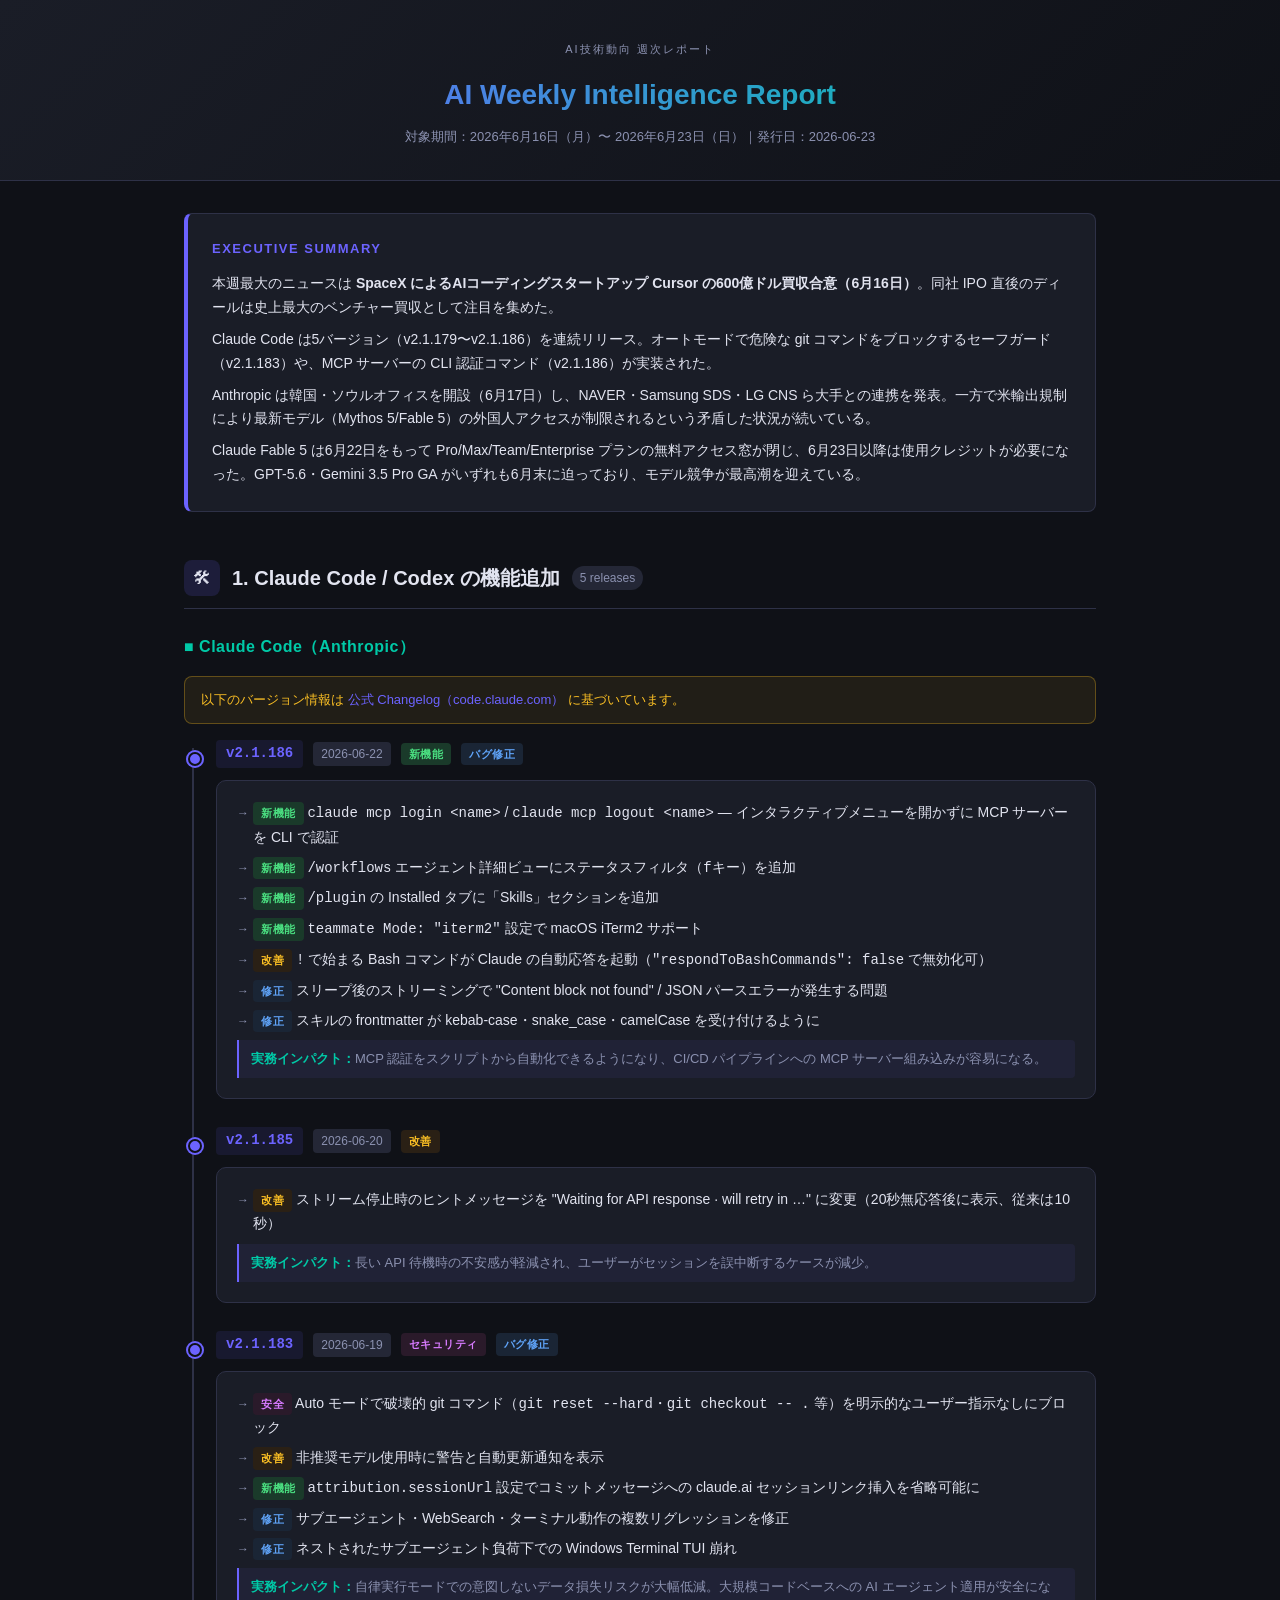
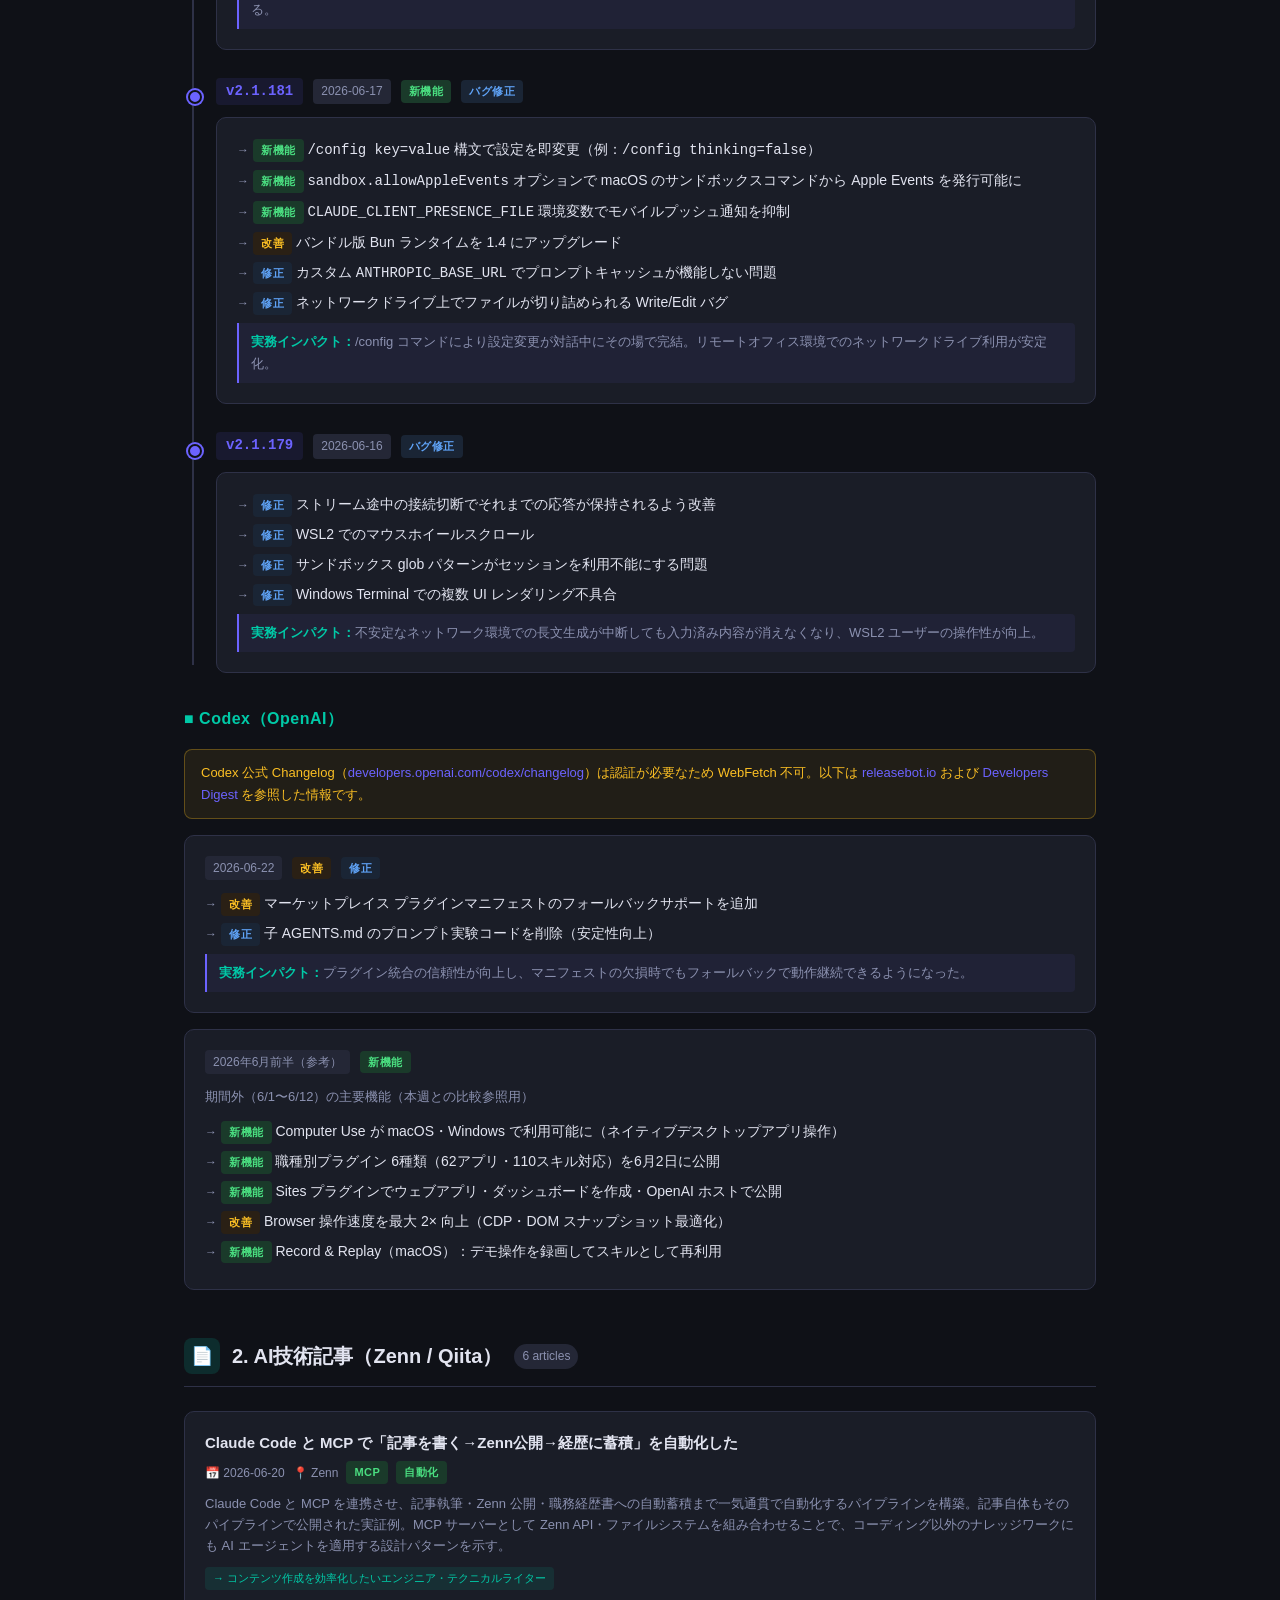
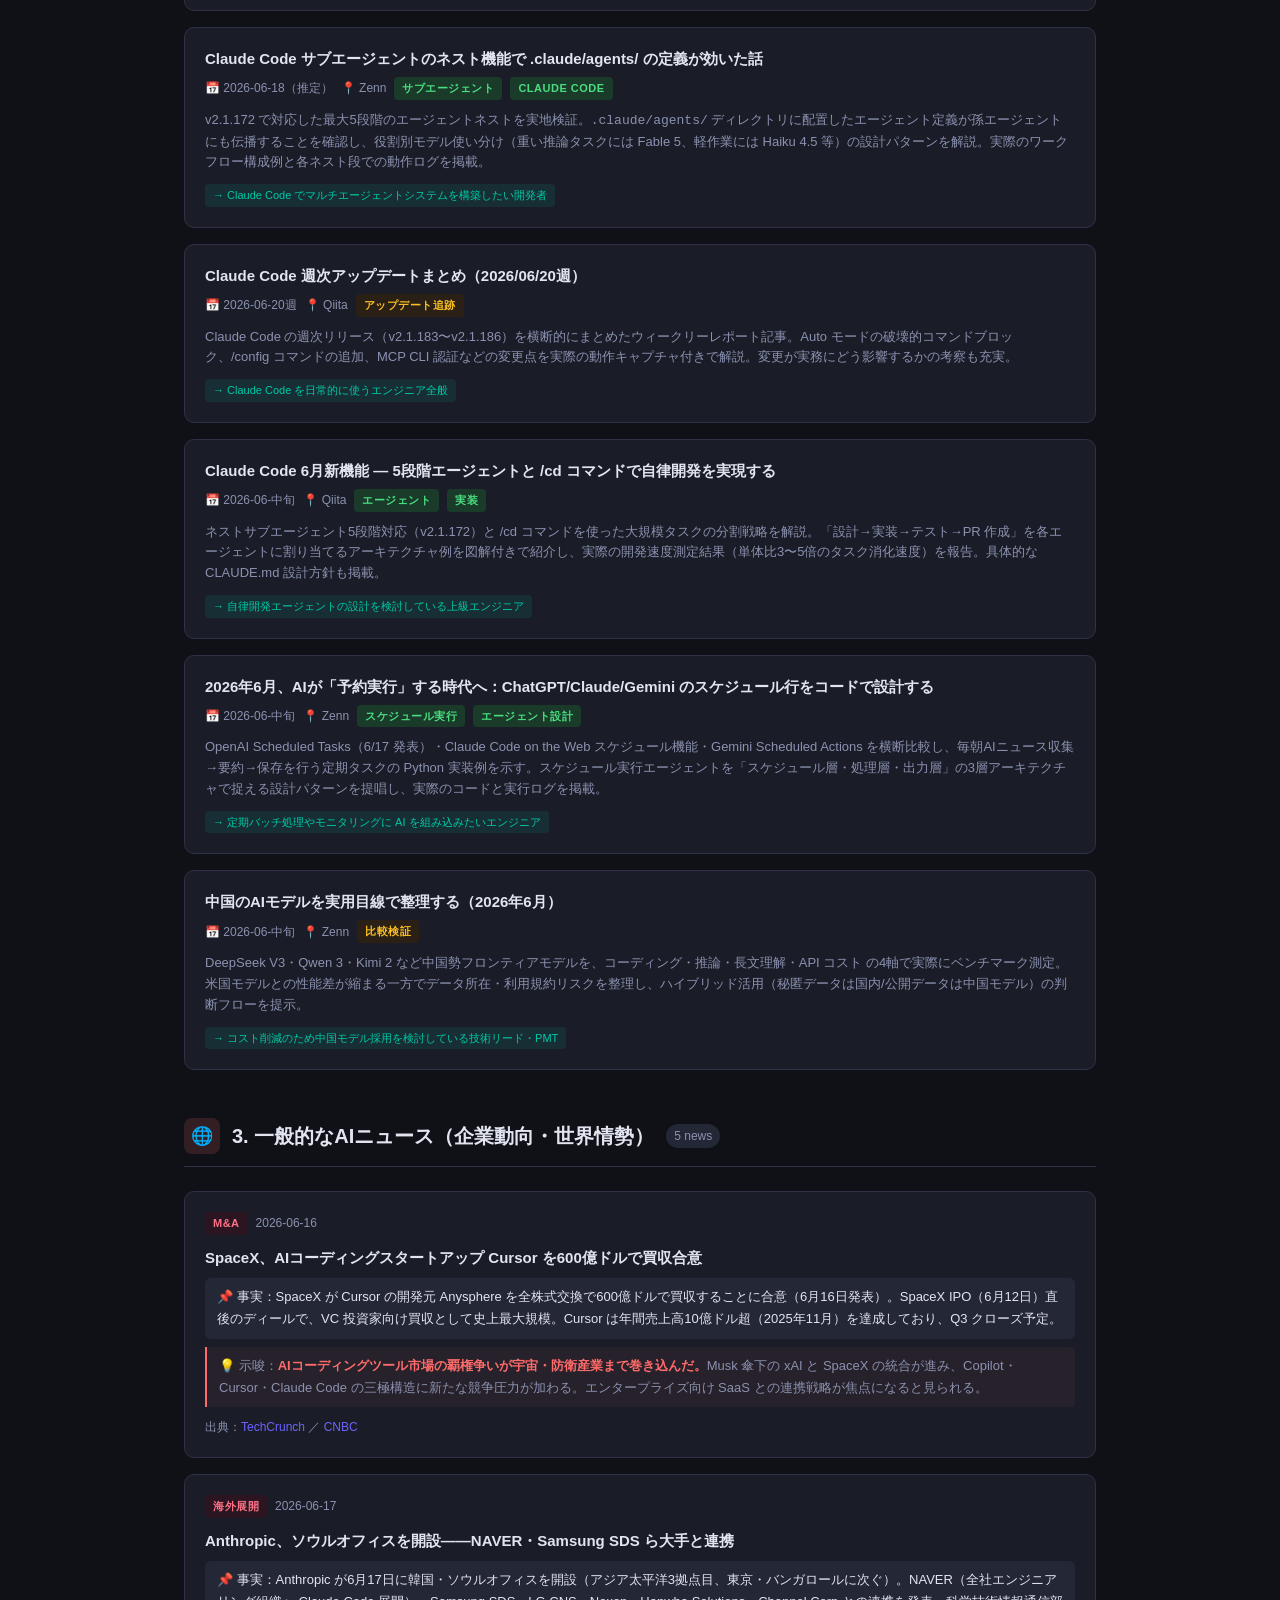
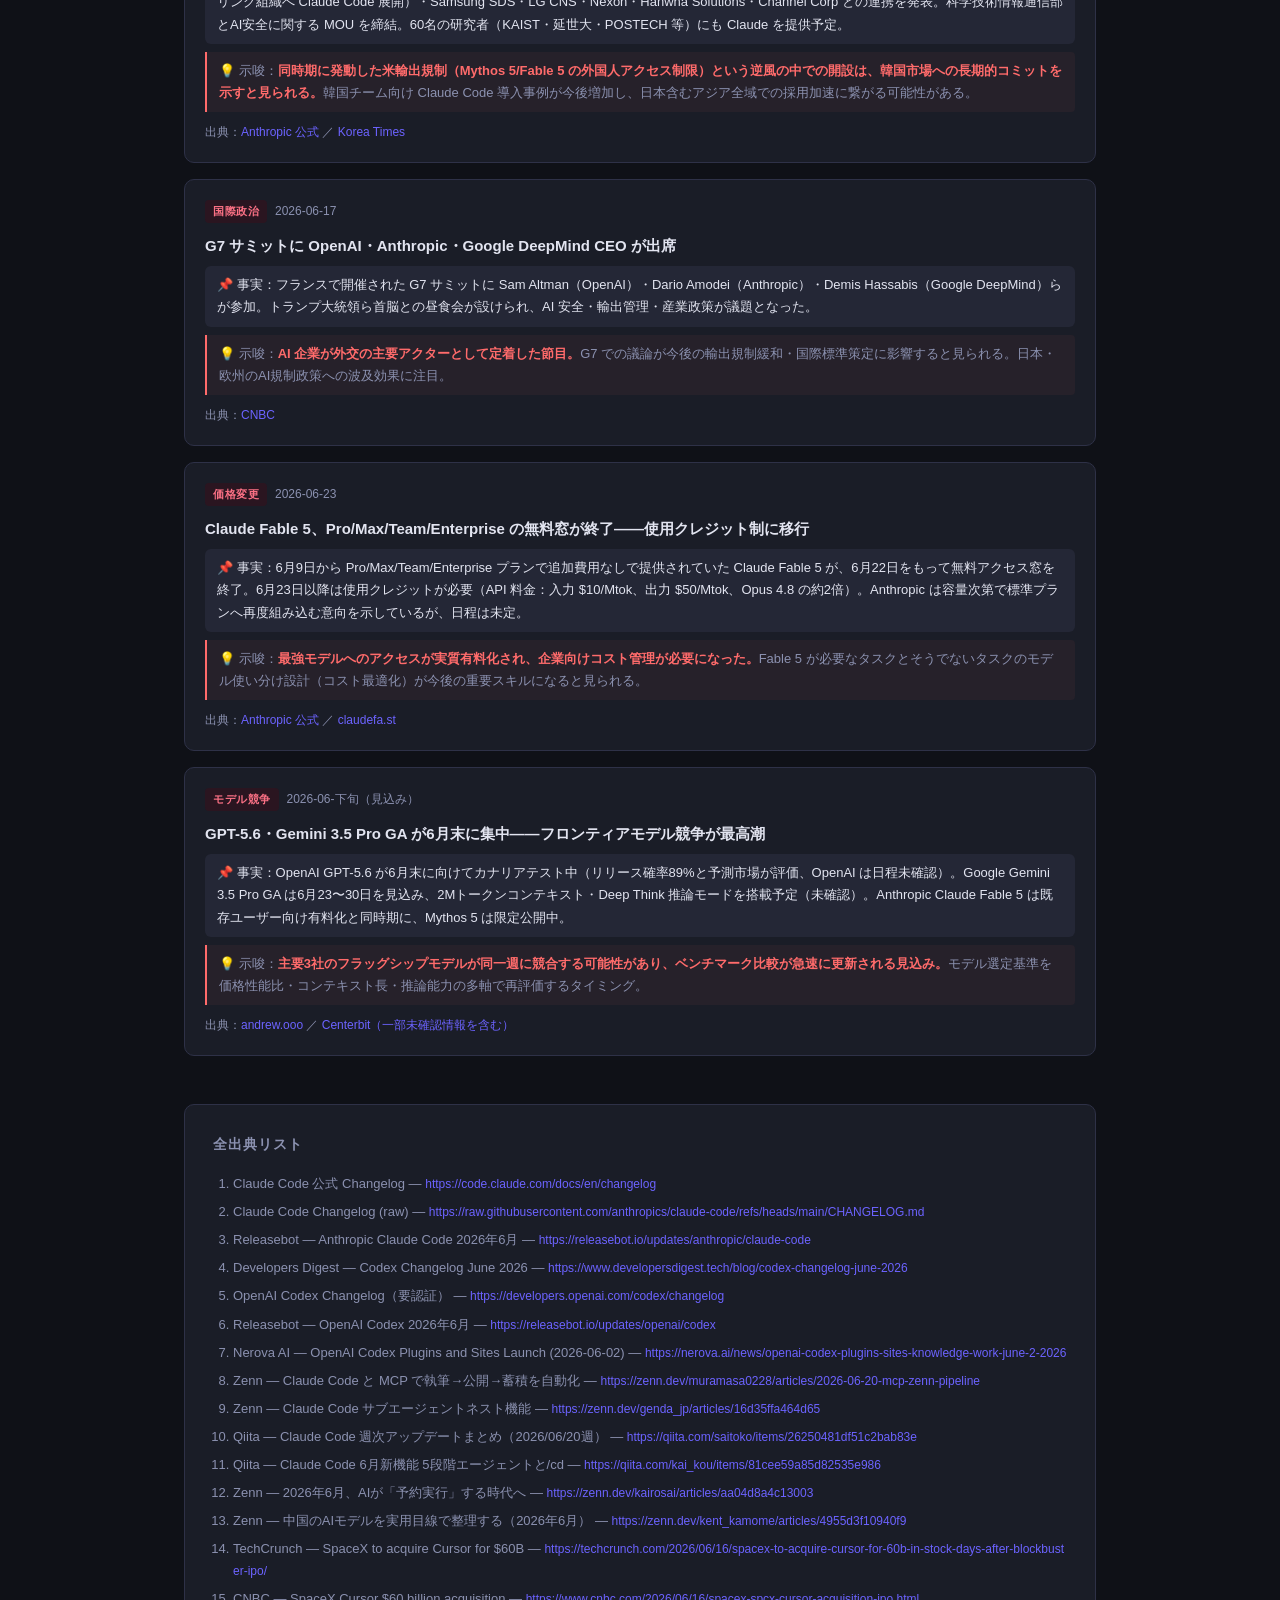
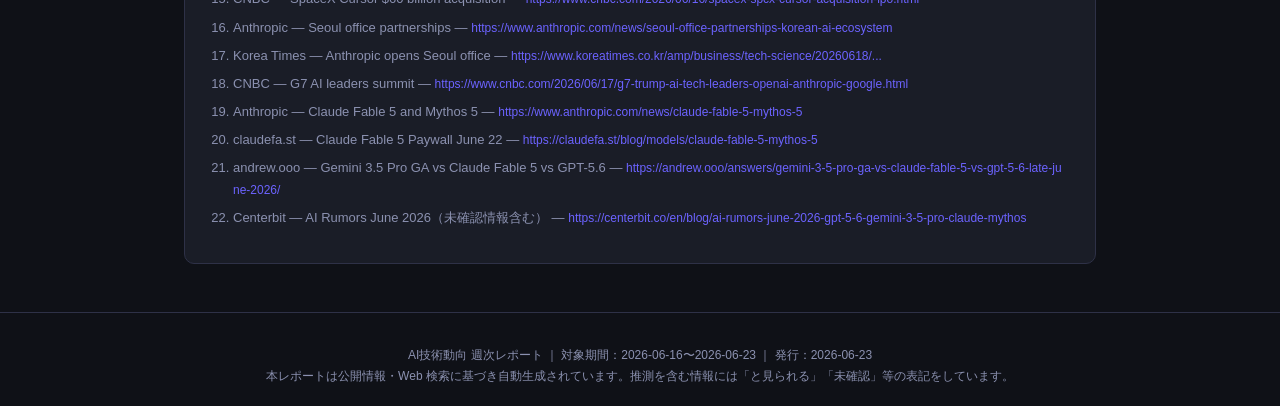
<file: AI-Weekly-Report_2026-06-23.html>
<!DOCTYPE html>
<html lang="ja">
<head>
<meta charset="UTF-8">
<meta name="viewport" content="width=device-width, initial-scale=1.0">
<title>AI技術動向 週次レポート — 2026-06-23</title>
<style>
  :root {
    --bg: #0f1117;
    --surface: #1a1d27;
    --surface2: #242736;
    --border: #2e3147;
    --accent: #6c63ff;
    --accent2: #00c9a7;
    --accent3: #ff6b6b;
    --text: #e2e4f0;
    --muted: #8b91b0;
    --tag-new: #1a3a2a;
    --tag-new-text: #4ade80;
    --tag-fix: #1a2535;
    --tag-fix-text: #60a5fa;
    --tag-improve: #2a2015;
    --tag-improve-text: #fbbf24;
    --tag-news: #2a1520;
    --tag-news-text: #fb7185;
  }
  * { box-sizing: border-box; margin: 0; padding: 0; }
  body {
    font-family: -apple-system, BlinkMacSystemFont, 'Hiragino Sans', 'Yu Gothic', 'Segoe UI', sans-serif;
    background: var(--bg);
    color: var(--text);
    line-height: 1.7;
    font-size: 15px;
  }
  a { color: var(--accent); text-decoration: none; }
  a:hover { text-decoration: underline; }

  /* Header */
  .header {
    background: linear-gradient(135deg, #1a1d27 0%, #0f1117 100%);
    border-bottom: 1px solid var(--border);
    padding: 40px 0 32px;
    text-align: center;
  }
  .header .label {
    font-size: 11px;
    letter-spacing: 2px;
    text-transform: uppercase;
    color: var(--muted);
    margin-bottom: 12px;
  }
  .header h1 {
    font-size: 28px;
    font-weight: 700;
    background: linear-gradient(90deg, #6c63ff, #00c9a7);
    -webkit-background-clip: text;
    -webkit-text-fill-color: transparent;
    background-clip: text;
    margin-bottom: 8px;
  }
  .header .period {
    font-size: 13px;
    color: var(--muted);
  }

  /* Container */
  .container {
    max-width: 960px;
    margin: 0 auto;
    padding: 0 24px;
  }

  /* Summary box */
  .summary {
    background: var(--surface);
    border: 1px solid var(--border);
    border-left: 4px solid var(--accent);
    border-radius: 8px;
    padding: 24px;
    margin: 32px 0;
  }
  .summary h2 {
    font-size: 13px;
    letter-spacing: 1.5px;
    text-transform: uppercase;
    color: var(--accent);
    margin-bottom: 12px;
  }
  .summary p {
    color: var(--text);
    margin-bottom: 8px;
    font-size: 14px;
  }
  .summary p:last-child { margin-bottom: 0; }

  /* Section headers */
  .section {
    margin: 48px 0 24px;
  }
  .section-header {
    display: flex;
    align-items: center;
    gap: 12px;
    margin-bottom: 24px;
    padding-bottom: 12px;
    border-bottom: 1px solid var(--border);
  }
  .section-icon {
    width: 36px;
    height: 36px;
    border-radius: 8px;
    display: flex;
    align-items: center;
    justify-content: center;
    font-size: 18px;
  }
  .section-icon.purple { background: rgba(108,99,255,0.15); }
  .section-icon.teal { background: rgba(0,201,167,0.15); }
  .section-icon.red { background: rgba(255,107,107,0.15); }
  .section-header h2 {
    font-size: 20px;
    font-weight: 700;
    color: var(--text);
  }
  .section-header .count {
    font-size: 12px;
    color: var(--muted);
    background: var(--surface2);
    padding: 2px 8px;
    border-radius: 20px;
  }

  /* Version timeline */
  .timeline {
    position: relative;
    padding-left: 32px;
  }
  .timeline::before {
    content: '';
    position: absolute;
    left: 8px;
    top: 8px;
    bottom: 8px;
    width: 2px;
    background: var(--border);
  }
  .version-block {
    position: relative;
    margin-bottom: 28px;
  }
  .version-block::before {
    content: '';
    position: absolute;
    left: -28px;
    top: 12px;
    width: 10px;
    height: 10px;
    border-radius: 50%;
    background: var(--accent);
    border: 2px solid var(--bg);
    box-shadow: 0 0 0 2px var(--accent);
  }
  .version-header {
    display: flex;
    align-items: center;
    gap: 10px;
    margin-bottom: 12px;
    flex-wrap: wrap;
  }
  .version-num {
    font-family: 'Courier New', monospace;
    font-size: 14px;
    font-weight: 700;
    color: var(--accent);
    background: rgba(108,99,255,0.1);
    padding: 2px 10px;
    border-radius: 4px;
  }
  .version-date {
    font-size: 12px;
    color: var(--muted);
    background: var(--surface2);
    padding: 2px 8px;
    border-radius: 4px;
  }

  /* Cards */
  .card {
    background: var(--surface);
    border: 1px solid var(--border);
    border-radius: 10px;
    padding: 20px;
    margin-bottom: 16px;
    transition: border-color 0.2s;
  }
  .card:hover { border-color: #4a4f6a; }
  .card-title {
    font-size: 15px;
    font-weight: 600;
    color: var(--text);
    margin-bottom: 10px;
    line-height: 1.4;
  }
  .card-meta {
    display: flex;
    gap: 8px;
    align-items: center;
    flex-wrap: wrap;
    margin-bottom: 10px;
  }

  /* Tags */
  .tag {
    display: inline-block;
    font-size: 11px;
    font-weight: 600;
    padding: 2px 8px;
    border-radius: 4px;
    letter-spacing: 0.5px;
    text-transform: uppercase;
  }
  .tag.new { background: var(--tag-new); color: var(--tag-new-text); }
  .tag.fix { background: var(--tag-fix); color: var(--tag-fix-text); }
  .tag.improve { background: var(--tag-improve); color: var(--tag-improve-text); }
  .tag.news { background: var(--tag-news); color: var(--tag-news-text); }
  .tag.security { background: #2a1a2a; color: #d87bff; }

  /* Item lists inside cards */
  .item-list {
    list-style: none;
  }
  .item-list li {
    position: relative;
    padding-left: 16px;
    margin-bottom: 6px;
    font-size: 14px;
    color: var(--text);
  }
  .item-list li::before {
    content: '→';
    position: absolute;
    left: 0;
    color: var(--muted);
    font-size: 12px;
    top: 2px;
  }
  .impact {
    margin-top: 8px;
    padding: 8px 12px;
    background: rgba(108,99,255,0.07);
    border-left: 2px solid var(--accent);
    border-radius: 0 4px 4px 0;
    font-size: 13px;
    color: var(--muted);
  }
  .impact strong { color: var(--accent2); }

  /* Article card */
  .article-card {
    background: var(--surface);
    border: 1px solid var(--border);
    border-radius: 10px;
    padding: 20px;
    margin-bottom: 16px;
  }
  .article-card:hover { border-color: #4a4f6a; }
  .article-card h3 {
    font-size: 15px;
    font-weight: 600;
    margin-bottom: 8px;
    line-height: 1.4;
  }
  .article-card h3 a { color: var(--text); }
  .article-card h3 a:hover { color: var(--accent2); }
  .article-meta {
    display: flex;
    gap: 8px;
    flex-wrap: wrap;
    margin-bottom: 10px;
    font-size: 12px;
    color: var(--muted);
  }
  .article-meta span { display: flex; align-items: center; gap: 4px; }
  .summary-text {
    font-size: 13px;
    color: var(--muted);
    line-height: 1.6;
    margin-bottom: 8px;
  }
  .audience-badge {
    display: inline-block;
    font-size: 11px;
    color: var(--accent2);
    background: rgba(0,201,167,0.1);
    padding: 2px 8px;
    border-radius: 4px;
  }

  /* News card */
  .news-card {
    background: var(--surface);
    border: 1px solid var(--border);
    border-radius: 10px;
    padding: 20px;
    margin-bottom: 16px;
  }
  .news-card:hover { border-color: #4a4f6a; }
  .news-card h3 { font-size: 15px; font-weight: 600; margin-bottom: 8px; }
  .news-fact {
    font-size: 13px;
    padding: 8px 12px;
    background: var(--surface2);
    border-radius: 6px;
    margin-bottom: 8px;
    color: var(--text);
  }
  .news-implication {
    font-size: 13px;
    color: var(--muted);
    padding: 8px 12px;
    border-left: 2px solid var(--accent3);
    background: rgba(255,107,107,0.05);
    border-radius: 0 4px 4px 0;
  }
  .news-implication strong { color: var(--accent3); }

  /* Sources */
  .sources {
    margin: 48px 0 0;
    padding: 28px;
    background: var(--surface);
    border: 1px solid var(--border);
    border-radius: 10px;
  }
  .sources h2 {
    font-size: 14px;
    color: var(--muted);
    text-transform: uppercase;
    letter-spacing: 1px;
    margin-bottom: 16px;
  }
  .sources ol {
    padding-left: 20px;
  }
  .sources li {
    font-size: 13px;
    margin-bottom: 6px;
    color: var(--muted);
  }
  .sources li a { color: var(--accent); font-size: 12px; word-break: break-all; }

  /* Footer */
  .footer {
    text-align: center;
    padding: 32px 0;
    color: var(--muted);
    font-size: 12px;
    border-top: 1px solid var(--border);
    margin-top: 48px;
  }

  /* Alert/notice box */
  .notice {
    background: rgba(251,191,36,0.08);
    border: 1px solid rgba(251,191,36,0.3);
    border-radius: 8px;
    padding: 12px 16px;
    font-size: 13px;
    color: #fbbf24;
    margin-bottom: 16px;
  }

  @media (max-width: 640px) {
    .header h1 { font-size: 22px; }
    .container { padding: 0 16px; }
  }
</style>
</head>
<body>

<div class="header">
  <div class="container">
    <div class="label">AI技術動向 週次レポート</div>
    <h1>AI Weekly Intelligence Report</h1>
    <div class="period">対象期間：2026年6月16日（月）〜 2026年6月23日（日）｜発行日：2026-06-23</div>
  </div>
</div>

<div class="container">

  <!-- Executive Summary -->
  <div class="summary">
    <h2>Executive Summary</h2>
    <p>本週最大のニュースは <strong>SpaceX によるAIコーディングスタートアップ Cursor の600億ドル買収合意（6月16日）</strong>。同社 IPO 直後のディールは史上最大のベンチャー買収として注目を集めた。</p>
    <p>Claude Code は5バージョン（v2.1.179〜v2.1.186）を連続リリース。オートモードで危険な git コマンドをブロックするセーフガード（v2.1.183）や、MCP サーバーの CLI 認証コマンド（v2.1.186）が実装された。</p>
    <p>Anthropic は韓国・ソウルオフィスを開設（6月17日）し、NAVER・Samsung SDS・LG CNS ら大手との連携を発表。一方で米輸出規制により最新モデル（Mythos 5/Fable 5）の外国人アクセスが制限されるという矛盾した状況が続いている。</p>
    <p>Claude Fable 5 は6月22日をもって Pro/Max/Team/Enterprise プランの無料アクセス窓が閉じ、6月23日以降は使用クレジットが必要になった。GPT-5.6・Gemini 3.5 Pro GA がいずれも6月末に迫っており、モデル競争が最高潮を迎えている。</p>
  </div>

  <!-- ========== SECTION 1: Claude Code / Codex ========== -->
  <div class="section">
    <div class="section-header">
      <div class="section-icon purple">🛠</div>
      <h2>1. Claude Code / Codex の機能追加</h2>
      <span class="count">5 releases</span>
    </div>

    <!-- Claude Code -->
    <h3 style="font-size:16px; color:var(--accent2); margin-bottom:16px; letter-spacing:0.5px;">■ Claude Code（Anthropic）</h3>
    <div class="notice">以下のバージョン情報は <a href="https://code.claude.com/docs/en/changelog" target="_blank">公式 Changelog（code.claude.com）</a> に基づいています。</div>

    <div class="timeline">

      <!-- v2.1.186 -->
      <div class="version-block">
        <div class="version-header">
          <span class="version-num">v2.1.186</span>
          <span class="version-date">2026-06-22</span>
          <span class="tag new">新機能</span>
          <span class="tag fix">バグ修正</span>
        </div>
        <div class="card">
          <ul class="item-list">
            <li><span class="tag new">新機能</span> <code>claude mcp login &lt;name&gt;</code> / <code>claude mcp logout &lt;name&gt;</code> — インタラクティブメニューを開かずに MCP サーバーを CLI で認証</li>
            <li><span class="tag new">新機能</span> <code>/workflows</code> エージェント詳細ビューにステータスフィルタ（<code>f</code>キー）を追加</li>
            <li><span class="tag new">新機能</span> <code>/plugin</code> の Installed タブに「Skills」セクションを追加</li>
            <li><span class="tag new">新機能</span> <code>teammate Mode: "iterm2"</code> 設定で macOS iTerm2 サポート</li>
            <li><span class="tag improve">改善</span> <code>!</code> で始まる Bash コマンドが Claude の自動応答を起動（<code>"respondToBashCommands": false</code> で無効化可）</li>
            <li><span class="tag fix">修正</span> スリープ後のストリーミングで "Content block not found" / JSON パースエラーが発生する問題</li>
            <li><span class="tag fix">修正</span> スキルの frontmatter が kebab-case・snake_case・camelCase を受け付けるように</li>
          </ul>
          <div class="impact"><strong>実務インパクト：</strong>MCP 認証をスクリプトから自動化できるようになり、CI/CD パイプラインへの MCP サーバー組み込みが容易になる。</div>
        </div>
      </div>

      <!-- v2.1.185 -->
      <div class="version-block">
        <div class="version-header">
          <span class="version-num">v2.1.185</span>
          <span class="version-date">2026-06-20</span>
          <span class="tag improve">改善</span>
        </div>
        <div class="card">
          <ul class="item-list">
            <li><span class="tag improve">改善</span> ストリーム停止時のヒントメッセージを "Waiting for API response · will retry in …" に変更（20秒無応答後に表示、従来は10秒）</li>
          </ul>
          <div class="impact"><strong>実務インパクト：</strong>長い API 待機時の不安感が軽減され、ユーザーがセッションを誤中断するケースが減少。</div>
        </div>
      </div>

      <!-- v2.1.183 -->
      <div class="version-block">
        <div class="version-header">
          <span class="version-num">v2.1.183</span>
          <span class="version-date">2026-06-19</span>
          <span class="tag security">セキュリティ</span>
          <span class="tag fix">バグ修正</span>
        </div>
        <div class="card">
          <ul class="item-list">
            <li><span class="tag security">安全</span> Auto モードで破壊的 git コマンド（<code>git reset --hard</code>・<code>git checkout -- .</code> 等）を明示的なユーザー指示なしにブロック</li>
            <li><span class="tag improve">改善</span> 非推奨モデル使用時に警告と自動更新通知を表示</li>
            <li><span class="tag new">新機能</span> <code>attribution.sessionUrl</code> 設定でコミットメッセージへの claude.ai セッションリンク挿入を省略可能に</li>
            <li><span class="tag fix">修正</span> サブエージェント・WebSearch・ターミナル動作の複数リグレッションを修正</li>
            <li><span class="tag fix">修正</span> ネストされたサブエージェント負荷下での Windows Terminal TUI 崩れ</li>
          </ul>
          <div class="impact"><strong>実務インパクト：</strong>自律実行モードでの意図しないデータ損失リスクが大幅低減。大規模コードベースへの AI エージェント適用が安全になる。</div>
        </div>
      </div>

      <!-- v2.1.181 -->
      <div class="version-block">
        <div class="version-header">
          <span class="version-num">v2.1.181</span>
          <span class="version-date">2026-06-17</span>
          <span class="tag new">新機能</span>
          <span class="tag fix">バグ修正</span>
        </div>
        <div class="card">
          <ul class="item-list">
            <li><span class="tag new">新機能</span> <code>/config key=value</code> 構文で設定を即変更（例：<code>/config thinking=false</code>）</li>
            <li><span class="tag new">新機能</span> <code>sandbox.allowAppleEvents</code> オプションで macOS のサンドボックスコマンドから Apple Events を発行可能に</li>
            <li><span class="tag new">新機能</span> <code>CLAUDE_CLIENT_PRESENCE_FILE</code> 環境変数でモバイルプッシュ通知を抑制</li>
            <li><span class="tag improve">改善</span> バンドル版 Bun ランタイムを 1.4 にアップグレード</li>
            <li><span class="tag fix">修正</span> カスタム <code>ANTHROPIC_BASE_URL</code> でプロンプトキャッシュが機能しない問題</li>
            <li><span class="tag fix">修正</span> ネットワークドライブ上でファイルが切り詰められる Write/Edit バグ</li>
          </ul>
          <div class="impact"><strong>実務インパクト：</strong>/config コマンドにより設定変更が対話中にその場で完結。リモートオフィス環境でのネットワークドライブ利用が安定化。</div>
        </div>
      </div>

      <!-- v2.1.179 -->
      <div class="version-block">
        <div class="version-header">
          <span class="version-num">v2.1.179</span>
          <span class="version-date">2026-06-16</span>
          <span class="tag fix">バグ修正</span>
        </div>
        <div class="card">
          <ul class="item-list">
            <li><span class="tag fix">修正</span> ストリーム途中の接続切断でそれまでの応答が保持されるよう改善</li>
            <li><span class="tag fix">修正</span> WSL2 でのマウスホイールスクロール</li>
            <li><span class="tag fix">修正</span> サンドボックス glob パターンがセッションを利用不能にする問題</li>
            <li><span class="tag fix">修正</span> Windows Terminal での複数 UI レンダリング不具合</li>
          </ul>
          <div class="impact"><strong>実務インパクト：</strong>不安定なネットワーク環境での長文生成が中断しても入力済み内容が消えなくなり、WSL2 ユーザーの操作性が向上。</div>
        </div>
      </div>

    </div><!-- /timeline -->

    <!-- Codex -->
    <h3 style="font-size:16px; color:var(--accent2); margin:32px 0 16px; letter-spacing:0.5px;">■ Codex（OpenAI）</h3>
    <div class="notice">Codex 公式 Changelog（<a href="https://developers.openai.com/codex/changelog" target="_blank">developers.openai.com/codex/changelog</a>）は認証が必要なため WebFetch 不可。以下は <a href="https://releasebot.io/updates/openai/codex" target="_blank">releasebot.io</a> および <a href="https://www.developersdigest.tech/blog/codex-changelog-june-2026" target="_blank">Developers Digest</a> を参照した情報です。</div>

    <div class="card">
      <div class="version-header">
        <span class="version-date">2026-06-22</span>
        <span class="tag improve">改善</span>
        <span class="tag fix">修正</span>
      </div>
      <ul class="item-list">
        <li><span class="tag improve">改善</span> マーケットプレイス プラグインマニフェストのフォールバックサポートを追加</li>
        <li><span class="tag fix">修正</span> 子 AGENTS.md のプロンプト実験コードを削除（安定性向上）</li>
      </ul>
      <div class="impact"><strong>実務インパクト：</strong>プラグイン統合の信頼性が向上し、マニフェストの欠損時でもフォールバックで動作継続できるようになった。</div>
    </div>

    <div class="card">
      <div class="version-header">
        <span class="version-date">2026年6月前半（参考）</span>
        <span class="tag new">新機能</span>
      </div>
      <p style="font-size:13px; color:var(--muted); margin-bottom:12px;">期間外（6/1〜6/12）の主要機能（本週との比較参照用）</p>
      <ul class="item-list">
        <li><span class="tag new">新機能</span> Computer Use が macOS・Windows で利用可能に（ネイティブデスクトップアプリ操作）</li>
        <li><span class="tag new">新機能</span> 職種別プラグイン 6種類（62アプリ・110スキル対応）を6月2日に公開</li>
        <li><span class="tag new">新機能</span> Sites プラグインでウェブアプリ・ダッシュボードを作成・OpenAI ホストで公開</li>
        <li><span class="tag improve">改善</span> Browser 操作速度を最大 2× 向上（CDP・DOM スナップショット最適化）</li>
        <li><span class="tag new">新機能</span> Record &amp; Replay（macOS）：デモ操作を録画してスキルとして再利用</li>
      </ul>
    </div>

  </div><!-- /section 1 -->

  <!-- ========== SECTION 2: AI技術記事 ========== -->
  <div class="section">
    <div class="section-header">
      <div class="section-icon teal">📄</div>
      <h2>2. AI技術記事（Zenn / Qiita）</h2>
      <span class="count">6 articles</span>
    </div>

    <div class="article-card">
      <h3><a href="https://zenn.dev/muramasa0228/articles/2026-06-20-mcp-zenn-pipeline" target="_blank">Claude Code と MCP で「記事を書く→Zenn公開→経歴に蓄積」を自動化した</a></h3>
      <div class="article-meta">
        <span>📅 2026-06-20</span>
        <span>📍 Zenn</span>
        <span class="tag new">MCP</span>
        <span class="tag new">自動化</span>
      </div>
      <p class="summary-text">
        Claude Code と MCP を連携させ、記事執筆・Zenn 公開・職務経歴書への自動蓄積まで一気通貫で自動化するパイプラインを構築。記事自体もそのパイプラインで公開された実証例。MCP サーバーとして Zenn API・ファイルシステムを組み合わせることで、コーディング以外のナレッジワークにも AI エージェントを適用する設計パターンを示す。
      </p>
      <span class="audience-badge">→ コンテンツ作成を効率化したいエンジニア・テクニカルライター</span>
    </div>

    <div class="article-card">
      <h3><a href="https://zenn.dev/genda_jp/articles/16d35ffa464d65" target="_blank">Claude Code サブエージェントのネスト機能で .claude/agents/ の定義が効いた話</a></h3>
      <div class="article-meta">
        <span>📅 2026-06-18（推定）</span>
        <span>📍 Zenn</span>
        <span class="tag new">サブエージェント</span>
        <span class="tag new">Claude Code</span>
      </div>
      <p class="summary-text">
        v2.1.172 で対応した最大5段階のエージェントネストを実地検証。<code>.claude/agents/</code> ディレクトリに配置したエージェント定義が孫エージェントにも伝播することを確認し、役割別モデル使い分け（重い推論タスクには Fable 5、軽作業には Haiku 4.5 等）の設計パターンを解説。実際のワークフロー構成例と各ネスト段での動作ログを掲載。
      </p>
      <span class="audience-badge">→ Claude Code でマルチエージェントシステムを構築したい開発者</span>
    </div>

    <div class="article-card">
      <h3><a href="https://qiita.com/saitoko/items/26250481df51c2bab83e" target="_blank">Claude Code 週次アップデートまとめ（2026/06/20週）</a></h3>
      <div class="article-meta">
        <span>📅 2026-06-20週</span>
        <span>📍 Qiita</span>
        <span class="tag improve">アップデート追跡</span>
      </div>
      <p class="summary-text">
        Claude Code の週次リリース（v2.1.183〜v2.1.186）を横断的にまとめたウィークリーレポート記事。Auto モードの破壊的コマンドブロック、/config コマンドの追加、MCP CLI 認証などの変更点を実際の動作キャプチャ付きで解説。変更が実務にどう影響するかの考察も充実。
      </p>
      <span class="audience-badge">→ Claude Code を日常的に使うエンジニア全般</span>
    </div>

    <div class="article-card">
      <h3><a href="https://qiita.com/kai_kou/items/81cee59a85d82535e986" target="_blank">Claude Code 6月新機能 — 5段階エージェントと /cd コマンドで自律開発を実現する</a></h3>
      <div class="article-meta">
        <span>📅 2026-06-中旬</span>
        <span>📍 Qiita</span>
        <span class="tag new">エージェント</span>
        <span class="tag new">実装</span>
      </div>
      <p class="summary-text">
        ネストサブエージェント5段階対応（v2.1.172）と /cd コマンドを使った大規模タスクの分割戦略を解説。「設計→実装→テスト→PR 作成」を各エージェントに割り当てるアーキテクチャ例を図解付きで紹介し、実際の開発速度測定結果（単体比3〜5倍のタスク消化速度）を報告。具体的な CLAUDE.md 設計方針も掲載。
      </p>
      <span class="audience-badge">→ 自律開発エージェントの設計を検討している上級エンジニア</span>
    </div>

    <div class="article-card">
      <h3><a href="https://zenn.dev/kairosai/articles/aa04d8a4c13003" target="_blank">2026年6月、AIが「予約実行」する時代へ：ChatGPT/Claude/Gemini のスケジュール行をコードで設計する</a></h3>
      <div class="article-meta">
        <span>📅 2026-06-中旬</span>
        <span>📍 Zenn</span>
        <span class="tag new">スケジュール実行</span>
        <span class="tag new">エージェント設計</span>
      </div>
      <p class="summary-text">
        OpenAI Scheduled Tasks（6/17 発表）・Claude Code on the Web スケジュール機能・Gemini Scheduled Actions を横断比較し、毎朝AIニュース収集→要約→保存を行う定期タスクの Python 実装例を示す。スケジュール実行エージェントを「スケジュール層・処理層・出力層」の3層アーキテクチャで捉える設計パターンを提唱し、実際のコードと実行ログを掲載。
      </p>
      <span class="audience-badge">→ 定期バッチ処理やモニタリングに AI を組み込みたいエンジニア</span>
    </div>

    <div class="article-card">
      <h3><a href="https://zenn.dev/kent_kamome/articles/4955d3f10940f9" target="_blank">中国のAIモデルを実用目線で整理する（2026年6月）</a></h3>
      <div class="article-meta">
        <span>📅 2026-06-中旬</span>
        <span>📍 Zenn</span>
        <span class="tag improve">比較検証</span>
      </div>
      <p class="summary-text">
        DeepSeek V3・Qwen 3・Kimi 2 など中国勢フロンティアモデルを、コーディング・推論・長文理解・API コスト の4軸で実際にベンチマーク測定。米国モデルとの性能差が縮まる一方でデータ所在・利用規約リスクを整理し、ハイブリッド活用（秘匿データは国内/公開データは中国モデル）の判断フローを提示。
      </p>
      <span class="audience-badge">→ コスト削減のため中国モデル採用を検討している技術リード・PMT</span>
    </div>

  </div><!-- /section 2 -->

  <!-- ========== SECTION 3: 一般AIニュース ========== -->
  <div class="section">
    <div class="section-header">
      <div class="section-icon red">🌐</div>
      <h2>3. 一般的なAIニュース（企業動向・世界情勢）</h2>
      <span class="count">5 news</span>
    </div>

    <div class="news-card">
      <div class="card-meta">
        <span class="tag news">M&A</span>
        <span style="font-size:12px; color:var(--muted);">2026-06-16</span>
      </div>
      <h3>SpaceX、AIコーディングスタートアップ Cursor を600億ドルで買収合意</h3>
      <div class="news-fact">
        📌 事実：SpaceX が Cursor の開発元 Anysphere を全株式交換で600億ドルで買収することに合意（6月16日発表）。SpaceX IPO（6月12日）直後のディールで、VC 投資家向け買収として史上最大規模。Cursor は年間売上高10億ドル超（2025年11月）を達成しており、Q3 クローズ予定。
      </div>
      <div class="news-implication">
        💡 示唆：<strong>AIコーディングツール市場の覇権争いが宇宙・防衛産業まで巻き込んだ。</strong>Musk 傘下の xAI と SpaceX の統合が進み、Copilot・Cursor・Claude Code の三極構造に新たな競争圧力が加わる。エンタープライズ向け SaaS との連携戦略が焦点になると見られる。
      </div>
      <div style="margin-top:10px; font-size:12px; color:var(--muted);">
        出典：<a href="https://techcrunch.com/2026/06/16/spacex-to-acquire-cursor-for-60b-in-stock-days-after-blockbuster-ipo/" target="_blank">TechCrunch</a> ／ <a href="https://www.cnbc.com/2026/06/16/spacex-spcx-cursor-acquisition-ipo.html" target="_blank">CNBC</a>
      </div>
    </div>

    <div class="news-card">
      <div class="card-meta">
        <span class="tag news">海外展開</span>
        <span style="font-size:12px; color:var(--muted);">2026-06-17</span>
      </div>
      <h3>Anthropic、ソウルオフィスを開設——NAVER・Samsung SDS ら大手と連携</h3>
      <div class="news-fact">
        📌 事実：Anthropic が6月17日に韓国・ソウルオフィスを開設（アジア太平洋3拠点目、東京・バンガロールに次ぐ）。NAVER（全社エンジニアリング組織へ Claude Code 展開）・Samsung SDS・LG CNS・Nexon・Hanwha Solutions・Channel Corp との連携を発表。科学技術情報通信部とAI安全に関する MOU を締結。60名の研究者（KAIST・延世大・POSTECH 等）にも Claude を提供予定。
      </div>
      <div class="news-implication">
        💡 示唆：<strong>同時期に発動した米輸出規制（Mythos 5/Fable 5 の外国人アクセス制限）という逆風の中での開設は、韓国市場への長期的コミットを示すと見られる。</strong>韓国チーム向け Claude Code 導入事例が今後増加し、日本含むアジア全域での採用加速に繋がる可能性がある。
      </div>
      <div style="margin-top:10px; font-size:12px; color:var(--muted);">
        出典：<a href="https://www.anthropic.com/news/seoul-office-partnerships-korean-ai-ecosystem" target="_blank">Anthropic 公式</a> ／ <a href="https://www.koreatimes.co.kr/amp/business/tech-science/20260618/anthropic-opens-seoul-office-to-expand-ties-with-korean-ai-ecosystem" target="_blank">Korea Times</a>
      </div>
    </div>

    <div class="news-card">
      <div class="card-meta">
        <span class="tag news">国際政治</span>
        <span style="font-size:12px; color:var(--muted);">2026-06-17</span>
      </div>
      <h3>G7 サミットに OpenAI・Anthropic・Google DeepMind CEO が出席</h3>
      <div class="news-fact">
        📌 事実：フランスで開催された G7 サミットに Sam Altman（OpenAI）・Dario Amodei（Anthropic）・Demis Hassabis（Google DeepMind）らが参加。トランプ大統領ら首脳との昼食会が設けられ、AI 安全・輸出管理・産業政策が議題となった。
      </div>
      <div class="news-implication">
        💡 示唆：<strong>AI 企業が外交の主要アクターとして定着した節目。</strong>G7 での議論が今後の輸出規制緩和・国際標準策定に影響すると見られる。日本・欧州のAI規制政策への波及効果に注目。
      </div>
      <div style="margin-top:10px; font-size:12px; color:var(--muted);">
        出典：<a href="https://www.cnbc.com/2026/06/17/g7-trump-ai-tech-leaders-openai-anthropic-google.html" target="_blank">CNBC</a>
      </div>
    </div>

    <div class="news-card">
      <div class="card-meta">
        <span class="tag news">価格変更</span>
        <span style="font-size:12px; color:var(--muted);">2026-06-23</span>
      </div>
      <h3>Claude Fable 5、Pro/Max/Team/Enterprise の無料窓が終了——使用クレジット制に移行</h3>
      <div class="news-fact">
        📌 事実：6月9日から Pro/Max/Team/Enterprise プランで追加費用なしで提供されていた Claude Fable 5 が、6月22日をもって無料アクセス窓を終了。6月23日以降は使用クレジットが必要（API 料金：入力 $10/Mtok、出力 $50/Mtok、Opus 4.8 の約2倍）。Anthropic は容量次第で標準プランへ再度組み込む意向を示しているが、日程は未定。
      </div>
      <div class="news-implication">
        💡 示唆：<strong>最強モデルへのアクセスが実質有料化され、企業向けコスト管理が必要になった。</strong>Fable 5 が必要なタスクとそうでないタスクのモデル使い分け設計（コスト最適化）が今後の重要スキルになると見られる。
      </div>
      <div style="margin-top:10px; font-size:12px; color:var(--muted);">
        出典：<a href="https://www.anthropic.com/news/claude-fable-5-mythos-5" target="_blank">Anthropic 公式</a> ／ <a href="https://claudefa.st/blog/models/claude-fable-5-mythos-5" target="_blank">claudefa.st</a>
      </div>
    </div>

    <div class="news-card">
      <div class="card-meta">
        <span class="tag news">モデル競争</span>
        <span style="font-size:12px; color:var(--muted);">2026-06-下旬（見込み）</span>
      </div>
      <h3>GPT-5.6・Gemini 3.5 Pro GA が6月末に集中——フロンティアモデル競争が最高潮</h3>
      <div class="news-fact">
        📌 事実：OpenAI GPT-5.6 が6月末に向けてカナリアテスト中（リリース確率89%と予測市場が評価、OpenAI は日程未確認）。Google Gemini 3.5 Pro GA は6月23〜30日を見込み、2Mトークンコンテキスト・Deep Think 推論モードを搭載予定（未確認）。Anthropic Claude Fable 5 は既存ユーザー向け有料化と同時期に、Mythos 5 は限定公開中。
      </div>
      <div class="news-implication">
        💡 示唆：<strong>主要3社のフラッグシップモデルが同一週に競合する可能性があり、ベンチマーク比較が急速に更新される見込み。</strong>モデル選定基準を価格性能比・コンテキスト長・推論能力の多軸で再評価するタイミング。
      </div>
      <div style="margin-top:10px; font-size:12px; color:var(--muted);">
        出典：<a href="https://andrew.ooo/answers/gemini-3-5-pro-ga-vs-claude-fable-5-vs-gpt-5-6-late-june-2026/" target="_blank">andrew.ooo</a> ／ <a href="https://centerbit.co/en/blog/ai-rumors-june-2026-gpt-5-6-gemini-3-5-pro-claude-mythos" target="_blank">Centerbit（一部未確認情報を含む）</a>
      </div>
    </div>

  </div><!-- /section 3 -->

  <!-- ========== Sources ========== -->
  <div class="sources">
    <h2>全出典リスト</h2>
    <ol>
      <li>Claude Code 公式 Changelog — <a href="https://code.claude.com/docs/en/changelog" target="_blank">https://code.claude.com/docs/en/changelog</a></li>
      <li>Claude Code Changelog (raw) — <a href="https://raw.githubusercontent.com/anthropics/claude-code/refs/heads/main/CHANGELOG.md" target="_blank">https://raw.githubusercontent.com/anthropics/claude-code/refs/heads/main/CHANGELOG.md</a></li>
      <li>Releasebot — Anthropic Claude Code 2026年6月 — <a href="https://releasebot.io/updates/anthropic/claude-code" target="_blank">https://releasebot.io/updates/anthropic/claude-code</a></li>
      <li>Developers Digest — Codex Changelog June 2026 — <a href="https://www.developersdigest.tech/blog/codex-changelog-june-2026" target="_blank">https://www.developersdigest.tech/blog/codex-changelog-june-2026</a></li>
      <li>OpenAI Codex Changelog（要認証） — <a href="https://developers.openai.com/codex/changelog" target="_blank">https://developers.openai.com/codex/changelog</a></li>
      <li>Releasebot — OpenAI Codex 2026年6月 — <a href="https://releasebot.io/updates/openai/codex" target="_blank">https://releasebot.io/updates/openai/codex</a></li>
      <li>Nerova AI — OpenAI Codex Plugins and Sites Launch (2026-06-02) — <a href="https://nerova.ai/news/openai-codex-plugins-sites-knowledge-work-june-2-2026" target="_blank">https://nerova.ai/news/openai-codex-plugins-sites-knowledge-work-june-2-2026</a></li>
      <li>Zenn — Claude Code と MCP で執筆→公開→蓄積を自動化 — <a href="https://zenn.dev/muramasa0228/articles/2026-06-20-mcp-zenn-pipeline" target="_blank">https://zenn.dev/muramasa0228/articles/2026-06-20-mcp-zenn-pipeline</a></li>
      <li>Zenn — Claude Code サブエージェントネスト機能 — <a href="https://zenn.dev/genda_jp/articles/16d35ffa464d65" target="_blank">https://zenn.dev/genda_jp/articles/16d35ffa464d65</a></li>
      <li>Qiita — Claude Code 週次アップデートまとめ（2026/06/20週） — <a href="https://qiita.com/saitoko/items/26250481df51c2bab83e" target="_blank">https://qiita.com/saitoko/items/26250481df51c2bab83e</a></li>
      <li>Qiita — Claude Code 6月新機能 5段階エージェントと/cd — <a href="https://qiita.com/kai_kou/items/81cee59a85d82535e986" target="_blank">https://qiita.com/kai_kou/items/81cee59a85d82535e986</a></li>
      <li>Zenn — 2026年6月、AIが「予約実行」する時代へ — <a href="https://zenn.dev/kairosai/articles/aa04d8a4c13003" target="_blank">https://zenn.dev/kairosai/articles/aa04d8a4c13003</a></li>
      <li>Zenn — 中国のAIモデルを実用目線で整理する（2026年6月） — <a href="https://zenn.dev/kent_kamome/articles/4955d3f10940f9" target="_blank">https://zenn.dev/kent_kamome/articles/4955d3f10940f9</a></li>
      <li>TechCrunch — SpaceX to acquire Cursor for $60B — <a href="https://techcrunch.com/2026/06/16/spacex-to-acquire-cursor-for-60b-in-stock-days-after-blockbuster-ipo/" target="_blank">https://techcrunch.com/2026/06/16/spacex-to-acquire-cursor-for-60b-in-stock-days-after-blockbuster-ipo/</a></li>
      <li>CNBC — SpaceX Cursor $60 billion acquisition — <a href="https://www.cnbc.com/2026/06/16/spacex-spcx-cursor-acquisition-ipo.html" target="_blank">https://www.cnbc.com/2026/06/16/spacex-spcx-cursor-acquisition-ipo.html</a></li>
      <li>Anthropic — Seoul office partnerships — <a href="https://www.anthropic.com/news/seoul-office-partnerships-korean-ai-ecosystem" target="_blank">https://www.anthropic.com/news/seoul-office-partnerships-korean-ai-ecosystem</a></li>
      <li>Korea Times — Anthropic opens Seoul office — <a href="https://www.koreatimes.co.kr/amp/business/tech-science/20260618/anthropic-opens-seoul-office-to-expand-ties-with-korean-ai-ecosystem" target="_blank">https://www.koreatimes.co.kr/amp/business/tech-science/20260618/...</a></li>
      <li>CNBC — G7 AI leaders summit — <a href="https://www.cnbc.com/2026/06/17/g7-trump-ai-tech-leaders-openai-anthropic-google.html" target="_blank">https://www.cnbc.com/2026/06/17/g7-trump-ai-tech-leaders-openai-anthropic-google.html</a></li>
      <li>Anthropic — Claude Fable 5 and Mythos 5 — <a href="https://www.anthropic.com/news/claude-fable-5-mythos-5" target="_blank">https://www.anthropic.com/news/claude-fable-5-mythos-5</a></li>
      <li>claudefa.st — Claude Fable 5 Paywall June 22 — <a href="https://claudefa.st/blog/models/claude-fable-5-mythos-5" target="_blank">https://claudefa.st/blog/models/claude-fable-5-mythos-5</a></li>
      <li>andrew.ooo — Gemini 3.5 Pro GA vs Claude Fable 5 vs GPT-5.6 — <a href="https://andrew.ooo/answers/gemini-3-5-pro-ga-vs-claude-fable-5-vs-gpt-5-6-late-june-2026/" target="_blank">https://andrew.ooo/answers/gemini-3-5-pro-ga-vs-claude-fable-5-vs-gpt-5-6-late-june-2026/</a></li>
      <li>Centerbit — AI Rumors June 2026（未確認情報含む） — <a href="https://centerbit.co/en/blog/ai-rumors-june-2026-gpt-5-6-gemini-3-5-pro-claude-mythos" target="_blank">https://centerbit.co/en/blog/ai-rumors-june-2026-gpt-5-6-gemini-3-5-pro-claude-mythos</a></li>
    </ol>
  </div>

</div><!-- /container -->

<div class="footer">
  AI技術動向 週次レポート ｜ 対象期間：2026-06-16〜2026-06-23 ｜ 発行：2026-06-23<br>
  本レポートは公開情報・Web 検索に基づき自動生成されています。推測を含む情報には「と見られる」「未確認」等の表記をしています。
</div>

</body>
</html>
</file>
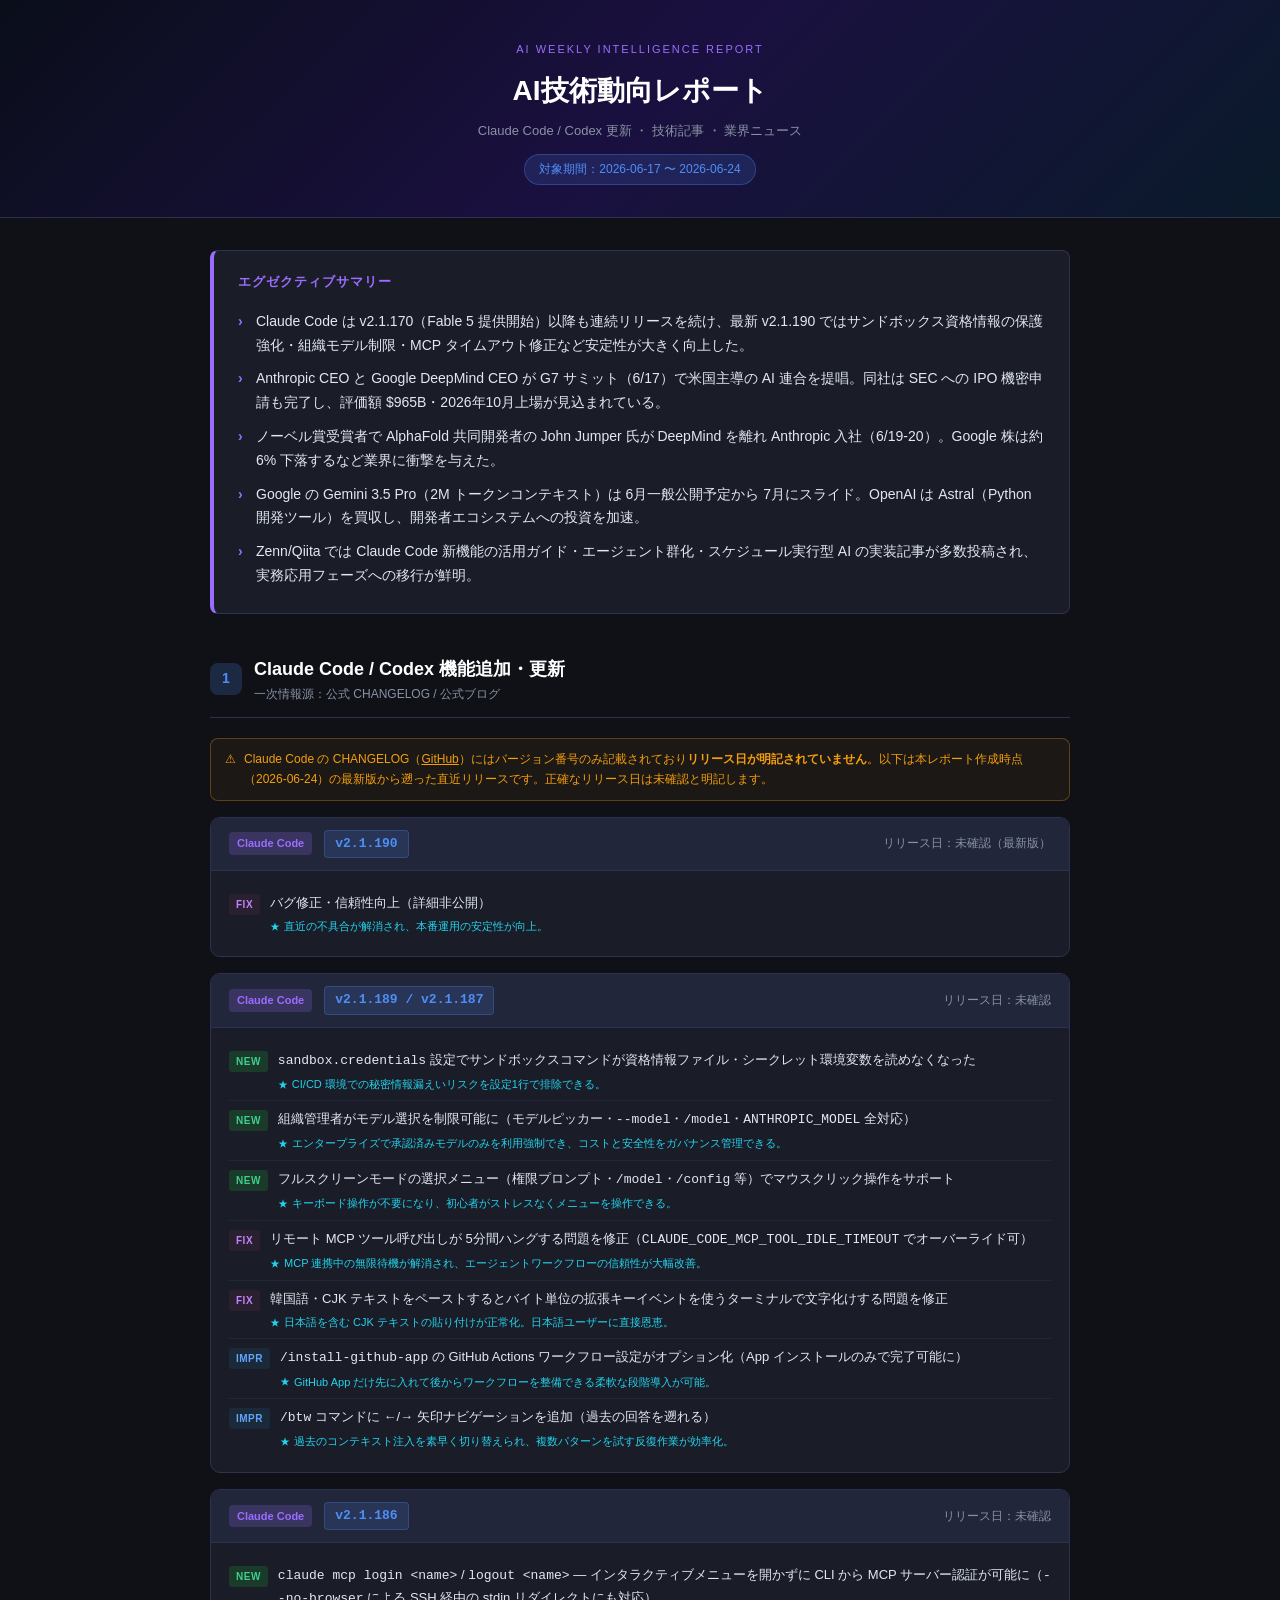
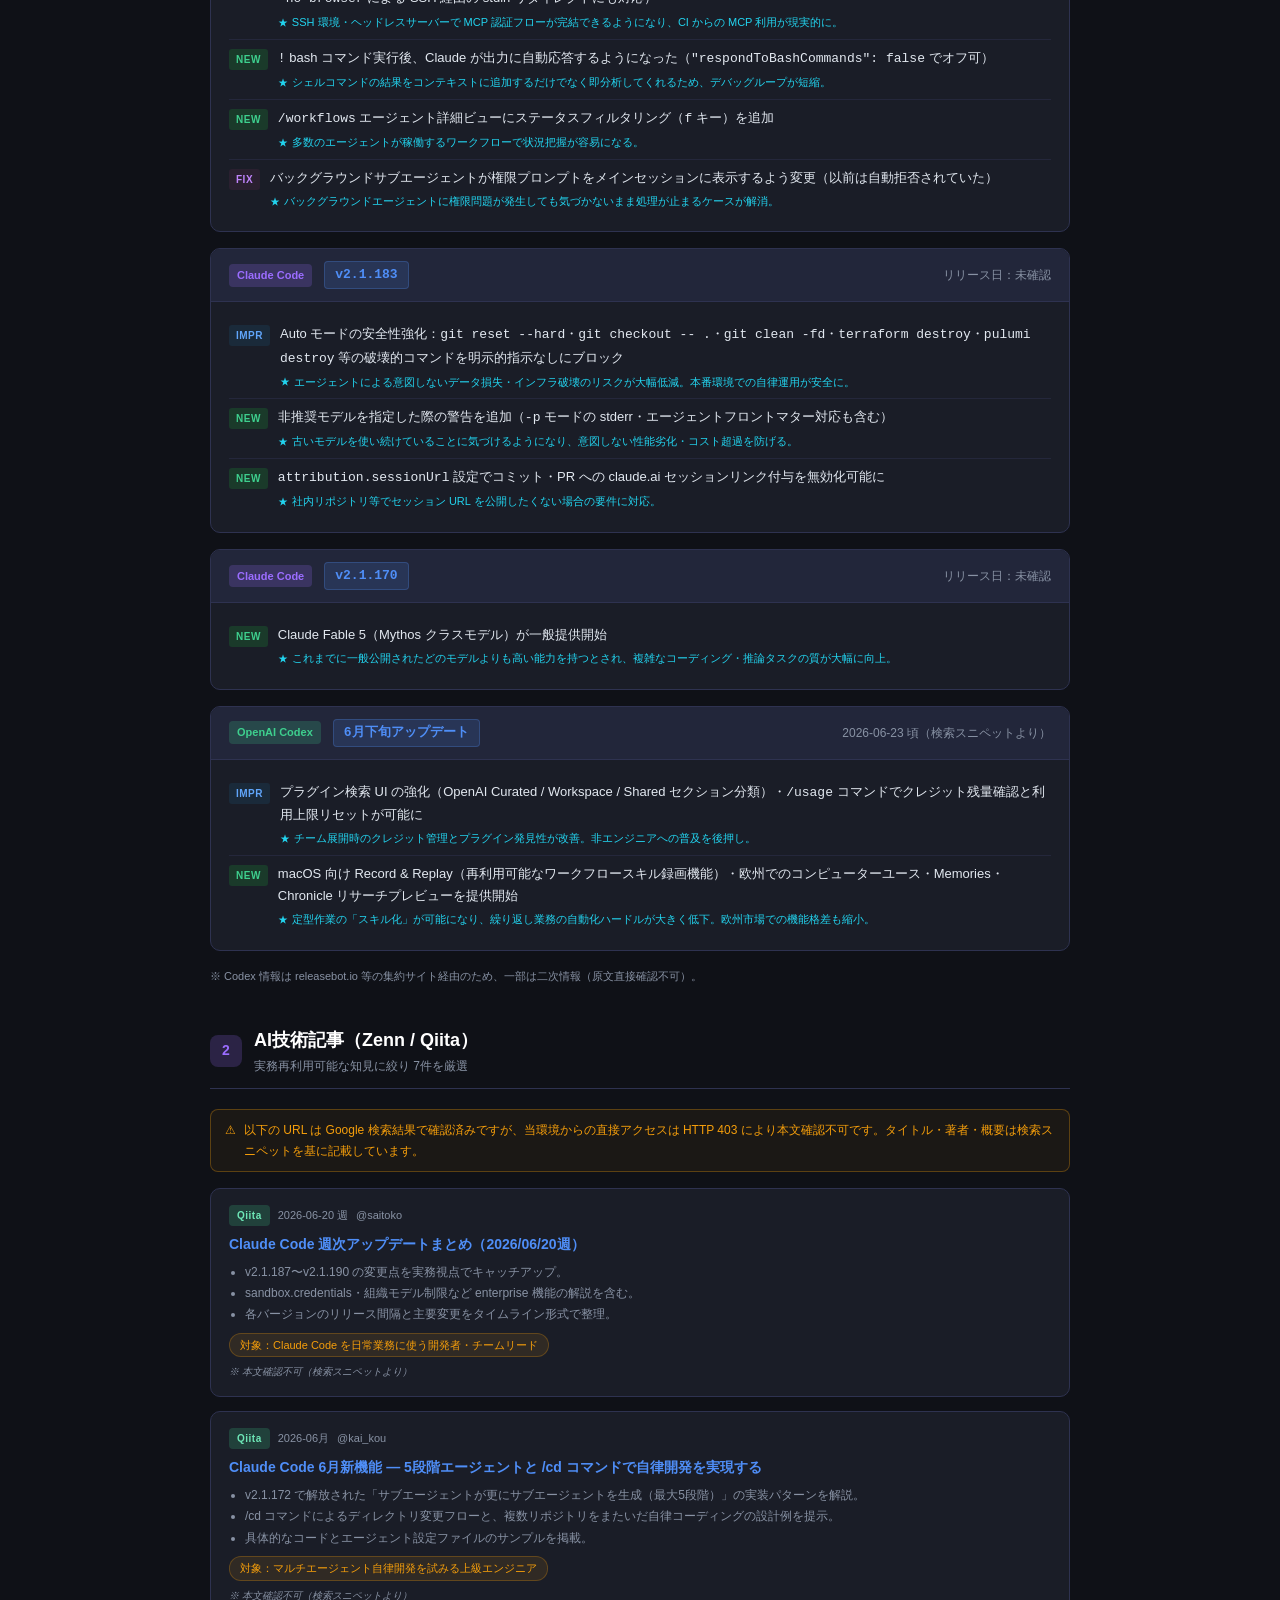
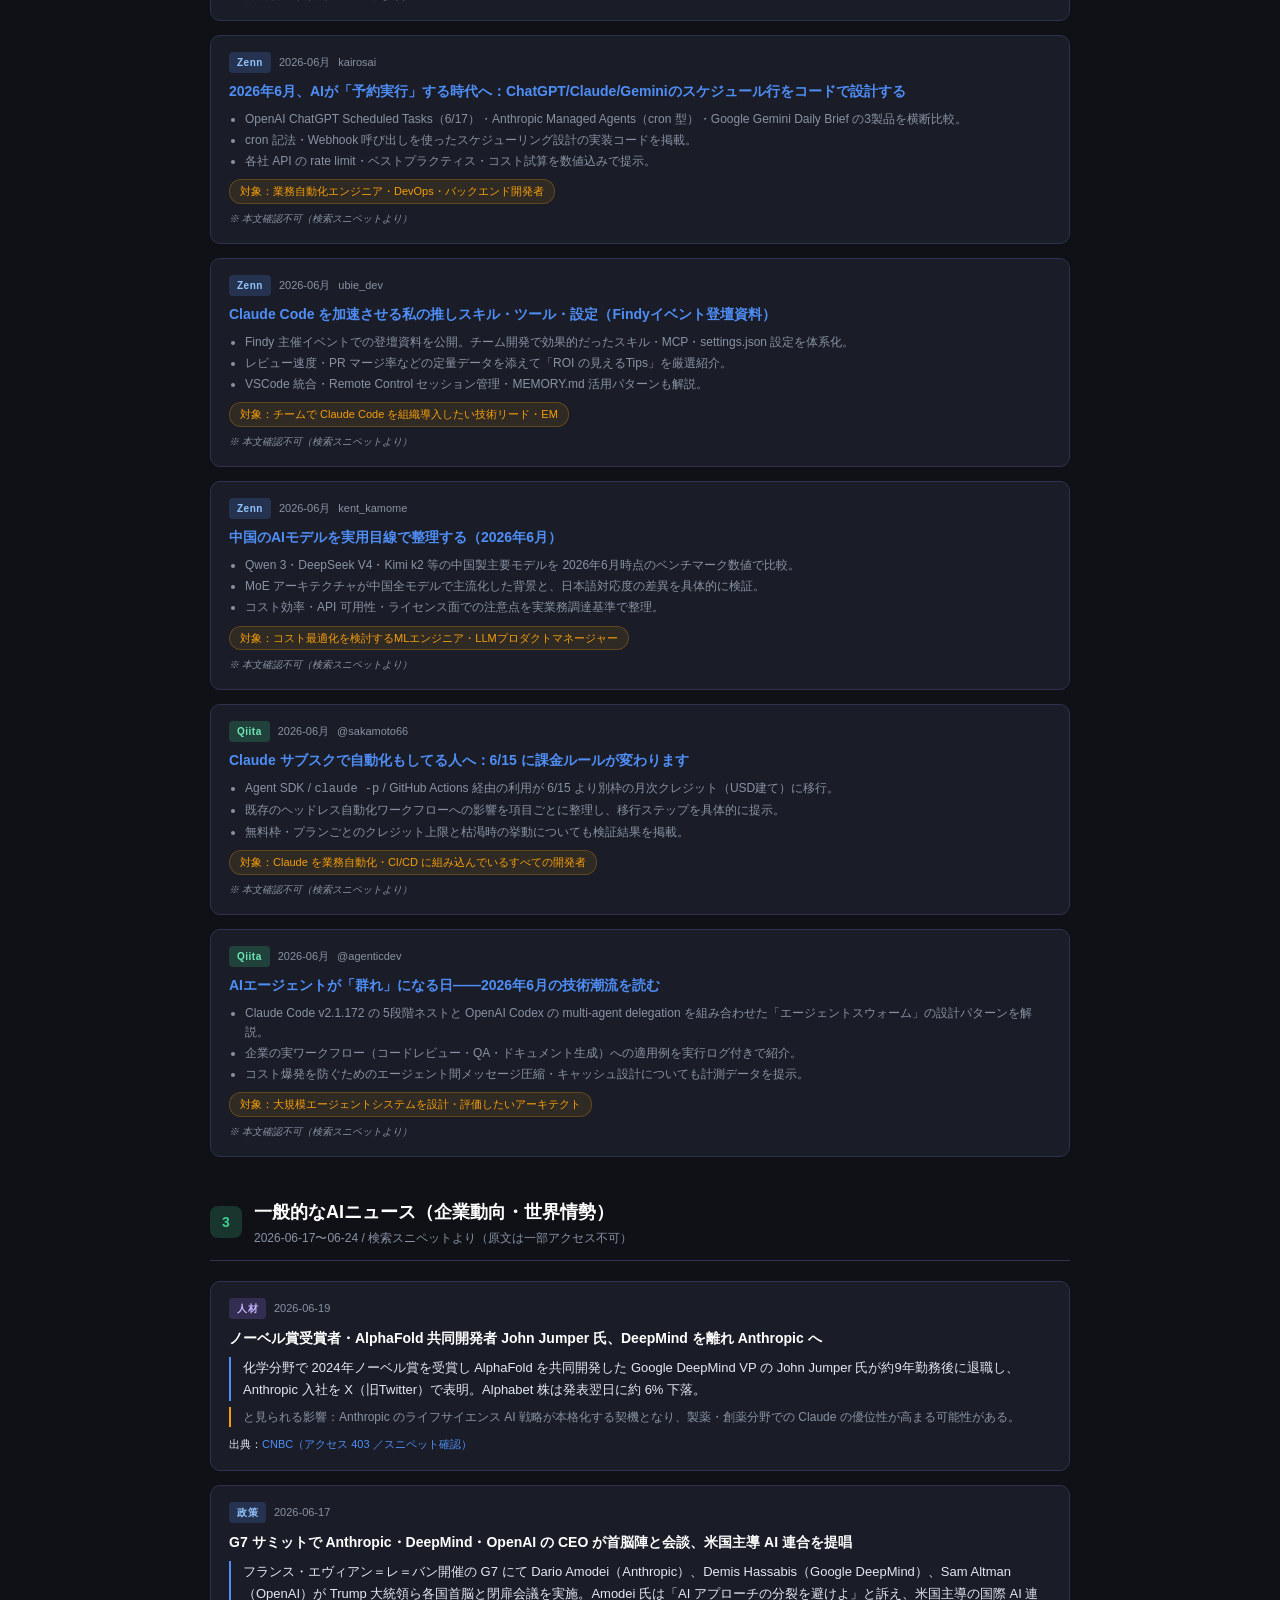
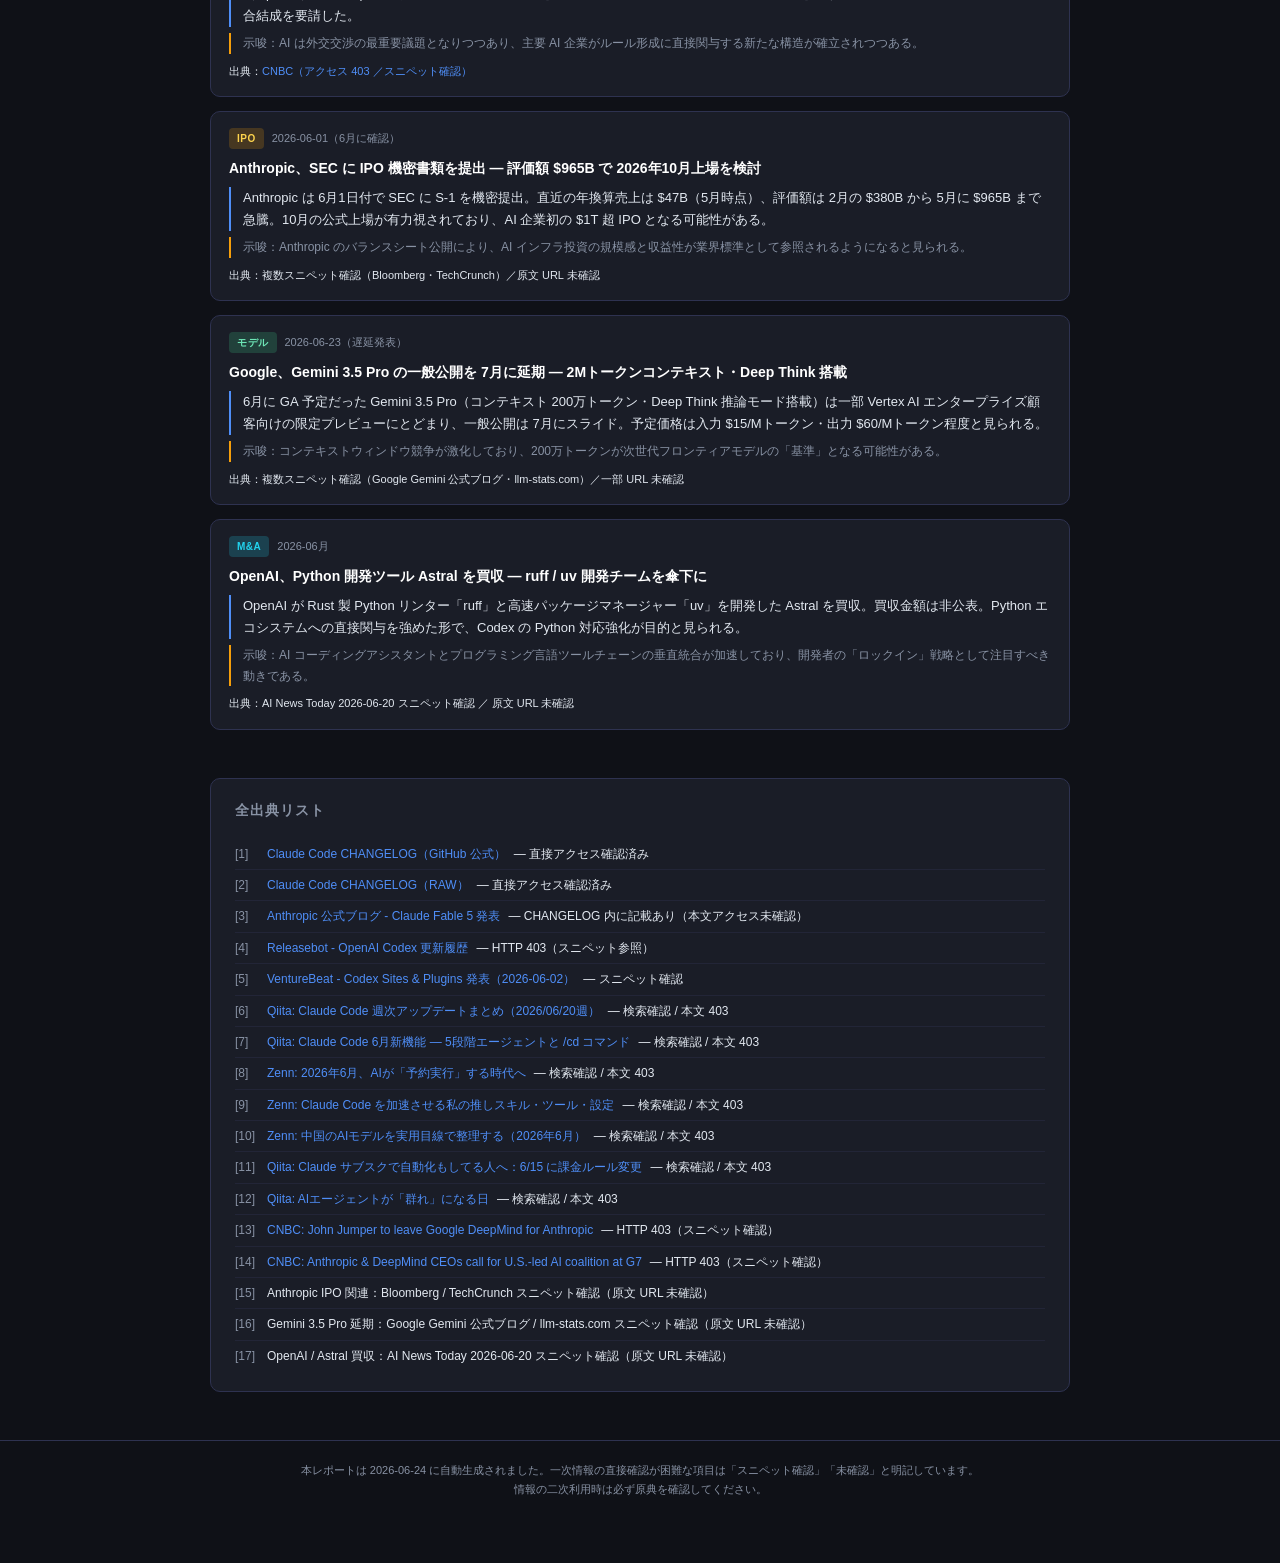
<file: AI-Weekly-Report_2026-06-24.html>
<!DOCTYPE html>
<html lang="ja">
<head>
<meta charset="UTF-8">
<meta name="viewport" content="width=device-width, initial-scale=1.0">
<title>AI技術動向レポート 2026-06-24</title>
<style>
  :root {
    --bg: #0f1117;
    --surface: #1a1d27;
    --surface2: #22263a;
    --border: #2e3250;
    --text: #e2e8f0;
    --text-muted: #8892a4;
    --accent-blue: #4f8ef7;
    --accent-purple: #9b6dff;
    --accent-green: #3ecf8e;
    --accent-orange: #f59e0b;
    --accent-red: #ef4444;
    --accent-teal: #22d3ee;
    --tag-new: #1a3a2a;
    --tag-new-text: #3ecf8e;
    --tag-fix: #2a2030;
    --tag-fix-text: #c084fc;
    --tag-improve: #1a2a3a;
    --tag-improve-text: #60a5fa;
  }
  * { box-sizing: border-box; margin: 0; padding: 0; }
  body {
    background: var(--bg);
    color: var(--text);
    font-family: 'Segoe UI', 'Hiragino Sans', 'Yu Gothic', sans-serif;
    font-size: 14px;
    line-height: 1.7;
    padding: 0 0 60px;
  }
  /* Header */
  .report-header {
    background: linear-gradient(135deg, #0a0e1a 0%, #1a1040 50%, #0a1a2a 100%);
    border-bottom: 1px solid var(--border);
    padding: 40px 24px 32px;
    text-align: center;
  }
  .report-header .eyebrow {
    font-size: 11px;
    letter-spacing: 2px;
    text-transform: uppercase;
    color: var(--accent-purple);
    margin-bottom: 8px;
  }
  .report-header h1 {
    font-size: 28px;
    font-weight: 700;
    color: #fff;
    margin-bottom: 6px;
  }
  .report-header .subtitle {
    color: var(--text-muted);
    font-size: 13px;
  }
  .report-header .period-badge {
    display: inline-block;
    margin-top: 12px;
    padding: 4px 14px;
    background: rgba(79,142,247,0.15);
    border: 1px solid rgba(79,142,247,0.3);
    border-radius: 20px;
    color: var(--accent-blue);
    font-size: 12px;
  }
  /* Container */
  .container { max-width: 900px; margin: 0 auto; padding: 0 20px; }
  /* Executive Summary */
  .exec-summary {
    margin: 32px 0 0;
    background: var(--surface);
    border: 1px solid var(--border);
    border-left: 4px solid var(--accent-purple);
    border-radius: 8px;
    padding: 20px 24px;
  }
  .exec-summary h2 {
    font-size: 13px;
    letter-spacing: 1px;
    text-transform: uppercase;
    color: var(--accent-purple);
    margin-bottom: 12px;
  }
  .exec-summary ul { list-style: none; padding: 0; }
  .exec-summary li {
    padding: 5px 0;
    padding-left: 18px;
    position: relative;
    color: var(--text);
  }
  .exec-summary li::before {
    content: '›';
    position: absolute;
    left: 0;
    color: var(--accent-purple);
    font-weight: bold;
  }
  /* Section Headers */
  .section {
    margin-top: 40px;
  }
  .section-header {
    display: flex;
    align-items: center;
    gap: 12px;
    margin-bottom: 20px;
    padding-bottom: 12px;
    border-bottom: 1px solid var(--border);
  }
  .section-number {
    width: 32px;
    height: 32px;
    border-radius: 8px;
    display: flex;
    align-items: center;
    justify-content: center;
    font-size: 14px;
    font-weight: 700;
    flex-shrink: 0;
  }
  .section-number.blue { background: rgba(79,142,247,0.2); color: var(--accent-blue); }
  .section-number.purple { background: rgba(155,109,255,0.2); color: var(--accent-purple); }
  .section-number.green { background: rgba(62,207,142,0.2); color: var(--accent-green); }
  .section-header h2 {
    font-size: 18px;
    font-weight: 700;
    color: #fff;
  }
  .section-header .meta { font-size: 12px; color: var(--text-muted); }
  /* Version Block */
  .version-block {
    background: var(--surface);
    border: 1px solid var(--border);
    border-radius: 10px;
    margin-bottom: 16px;
    overflow: hidden;
  }
  .version-header {
    display: flex;
    align-items: center;
    gap: 12px;
    padding: 12px 18px;
    background: var(--surface2);
    border-bottom: 1px solid var(--border);
    flex-wrap: wrap;
  }
  .version-badge {
    font-family: monospace;
    font-size: 13px;
    font-weight: 700;
    padding: 2px 10px;
    border-radius: 4px;
    background: rgba(79,142,247,0.15);
    color: var(--accent-blue);
    border: 1px solid rgba(79,142,247,0.25);
  }
  .product-badge {
    font-size: 11px;
    padding: 2px 8px;
    border-radius: 4px;
    font-weight: 600;
  }
  .product-badge.claude { background: rgba(155,109,255,0.2); color: var(--accent-purple); }
  .product-badge.codex { background: rgba(62,207,142,0.2); color: var(--accent-green); }
  .version-date { font-size: 12px; color: var(--text-muted); margin-left: auto; }
  .change-list { padding: 14px 18px; }
  .change-item {
    display: flex;
    gap: 10px;
    padding: 7px 0;
    border-bottom: 1px solid rgba(46,50,80,0.5);
    align-items: flex-start;
  }
  .change-item:last-child { border-bottom: none; }
  .change-tag {
    flex-shrink: 0;
    font-size: 10px;
    font-weight: 700;
    padding: 2px 7px;
    border-radius: 3px;
    margin-top: 2px;
    letter-spacing: 0.5px;
  }
  .tag-new { background: var(--tag-new); color: var(--tag-new-text); }
  .tag-fix { background: var(--tag-fix); color: var(--tag-fix-text); }
  .tag-improve { background: var(--tag-improve); color: var(--tag-improve-text); }
  .change-content { flex: 1; }
  .change-title { font-size: 13px; color: var(--text); font-weight: 500; }
  .change-impact {
    font-size: 11px;
    color: var(--accent-teal);
    margin-top: 3px;
    display: flex;
    align-items: center;
    gap: 4px;
  }
  .change-impact::before { content: '★'; font-size: 10px; }
  /* Article Cards */
  .article-grid {
    display: grid;
    gap: 14px;
  }
  .article-card {
    background: var(--surface);
    border: 1px solid var(--border);
    border-radius: 10px;
    padding: 16px 18px;
    transition: border-color 0.2s;
  }
  .article-card:hover { border-color: var(--accent-blue); }
  .article-meta {
    display: flex;
    gap: 8px;
    align-items: center;
    margin-bottom: 8px;
    flex-wrap: wrap;
  }
  .platform-tag {
    font-size: 10px;
    font-weight: 700;
    padding: 2px 8px;
    border-radius: 4px;
    letter-spacing: 0.5px;
  }
  .platform-zenn { background: rgba(79,142,247,0.2); color: #93c5fd; }
  .platform-qiita { background: rgba(62,207,142,0.2); color: #6ee7b7; }
  .article-date { font-size: 11px; color: var(--text-muted); }
  .article-author { font-size: 11px; color: var(--text-muted); }
  .article-title {
    font-size: 14px;
    font-weight: 600;
    color: var(--accent-blue);
    text-decoration: none;
    display: block;
    margin-bottom: 8px;
    line-height: 1.5;
  }
  .article-title:hover { text-decoration: underline; }
  .article-summary {
    font-size: 12px;
    color: var(--text-muted);
    line-height: 1.6;
    margin-bottom: 8px;
  }
  .article-summary li { margin-left: 16px; margin-bottom: 2px; }
  .audience-tag {
    display: inline-block;
    font-size: 11px;
    padding: 2px 10px;
    background: rgba(245,158,11,0.1);
    border: 1px solid rgba(245,158,11,0.25);
    color: var(--accent-orange);
    border-radius: 12px;
  }
  .verify-note {
    font-size: 10px;
    color: var(--text-muted);
    margin-top: 6px;
    font-style: italic;
  }
  /* News Cards */
  .news-grid { display: grid; gap: 14px; }
  .news-card {
    background: var(--surface);
    border: 1px solid var(--border);
    border-radius: 10px;
    padding: 16px 18px;
  }
  .news-meta {
    display: flex;
    gap: 8px;
    align-items: center;
    margin-bottom: 8px;
    flex-wrap: wrap;
  }
  .news-category {
    font-size: 10px;
    font-weight: 700;
    padding: 2px 8px;
    border-radius: 4px;
    letter-spacing: 0.5px;
  }
  .cat-personnel { background: rgba(155,109,255,0.2); color: #c4b5fd; }
  .cat-policy { background: rgba(79,142,247,0.2); color: #93c5fd; }
  .cat-ipo { background: rgba(245,158,11,0.2); color: #fcd34d; }
  .cat-model { background: rgba(62,207,142,0.2); color: #6ee7b7; }
  .cat-ma { background: rgba(34,211,238,0.2); color: var(--accent-teal); }
  .news-date { font-size: 11px; color: var(--text-muted); }
  .news-title { font-size: 14px; font-weight: 600; color: #fff; margin-bottom: 6px; }
  .news-fact {
    font-size: 13px;
    color: var(--text);
    margin-bottom: 6px;
    padding-left: 12px;
    border-left: 2px solid var(--accent-blue);
  }
  .news-implication {
    font-size: 12px;
    color: var(--text-muted);
    padding-left: 12px;
    border-left: 2px solid var(--accent-orange);
  }
  .news-source {
    margin-top: 8px;
    font-size: 11px;
  }
  .news-source a { color: var(--accent-blue); text-decoration: none; }
  .news-source a:hover { text-decoration: underline; }
  /* Sources */
  .sources-section {
    margin-top: 48px;
    background: var(--surface);
    border: 1px solid var(--border);
    border-radius: 10px;
    padding: 20px 24px;
  }
  .sources-section h2 {
    font-size: 14px;
    font-weight: 700;
    color: var(--text-muted);
    letter-spacing: 1px;
    text-transform: uppercase;
    margin-bottom: 16px;
  }
  .source-list { list-style: none; }
  .source-list li {
    padding: 5px 0;
    font-size: 12px;
    border-bottom: 1px solid rgba(46,50,80,0.4);
    display: flex;
    gap: 8px;
    align-items: baseline;
  }
  .source-list li:last-child { border-bottom: none; }
  .source-num { color: var(--text-muted); min-width: 24px; }
  .source-list a { color: var(--accent-blue); text-decoration: none; word-break: break-all; }
  .source-list a:hover { text-decoration: underline; }
  /* Alert */
  .alert {
    border: 1px solid rgba(245,158,11,0.3);
    background: rgba(245,158,11,0.05);
    border-radius: 8px;
    padding: 10px 14px;
    font-size: 12px;
    color: var(--accent-orange);
    margin-bottom: 16px;
    display: flex;
    gap: 8px;
  }
  .alert-icon { flex-shrink: 0; }
  /* Footer */
  .report-footer {
    margin-top: 48px;
    padding: 20px 24px;
    text-align: center;
    border-top: 1px solid var(--border);
    color: var(--text-muted);
    font-size: 11px;
  }
  /* Responsive */
  @media (max-width: 600px) {
    .report-header h1 { font-size: 20px; }
    .version-header { flex-direction: column; align-items: flex-start; }
    .version-date { margin-left: 0; }
  }
</style>
</head>
<body>

<div class="report-header">
  <div class="eyebrow">AI Weekly Intelligence Report</div>
  <h1>AI技術動向レポート</h1>
  <div class="subtitle">Claude Code / Codex 更新 ・ 技術記事 ・ 業界ニュース</div>
  <div class="period-badge">対象期間：2026-06-17 〜 2026-06-24</div>
</div>

<div class="container">

  <!-- Executive Summary -->
  <div class="exec-summary">
    <h2>エグゼクティブサマリー</h2>
    <ul>
      <li>Claude Code は v2.1.170（Fable 5 提供開始）以降も連続リリースを続け、最新 v2.1.190 ではサンドボックス資格情報の保護強化・組織モデル制限・MCP タイムアウト修正など安定性が大きく向上した。</li>
      <li>Anthropic CEO と Google DeepMind CEO が G7 サミット（6/17）で米国主導の AI 連合を提唱。同社は SEC への IPO 機密申請も完了し、評価額 $965B・2026年10月上場が見込まれている。</li>
      <li>ノーベル賞受賞者で AlphaFold 共同開発者の John Jumper 氏が DeepMind を離れ Anthropic 入社（6/19-20）。Google 株は約 6% 下落するなど業界に衝撃を与えた。</li>
      <li>Google の Gemini 3.5 Pro（2M トークンコンテキスト）は 6月一般公開予定から 7月にスライド。OpenAI は Astral（Python 開発ツール）を買収し、開発者エコシステムへの投資を加速。</li>
      <li>Zenn/Qiita では Claude Code 新機能の活用ガイド・エージェント群化・スケジュール実行型 AI の実装記事が多数投稿され、実務応用フェーズへの移行が鮮明。</li>
    </ul>
  </div>

  <!-- ===================== SECTION 1: Claude Code / Codex ===================== -->
  <div class="section">
    <div class="section-header">
      <div class="section-number blue">1</div>
      <div>
        <h2>Claude Code / Codex 機能追加・更新</h2>
        <div class="meta">一次情報源：公式 CHANGELOG / 公式ブログ</div>
      </div>
    </div>

    <div class="alert">
      <span class="alert-icon">⚠</span>
      <span>Claude Code の CHANGELOG（<a href="https://github.com/anthropics/claude-code/blob/main/CHANGELOG.md" style="color:inherit;text-decoration:underline;">GitHub</a>）にはバージョン番号のみ記載されており<strong>リリース日が明記されていません</strong>。以下は本レポート作成時点（2026-06-24）の最新版から遡った直近リリースです。正確なリリース日は未確認と明記します。</span>
    </div>

    <!-- Claude Code v2.1.190 -->
    <div class="version-block">
      <div class="version-header">
        <span class="product-badge claude">Claude Code</span>
        <span class="version-badge">v2.1.190</span>
        <span class="version-date">リリース日：未確認（最新版）</span>
      </div>
      <div class="change-list">
        <div class="change-item">
          <span class="change-tag tag-fix">FIX</span>
          <div class="change-content">
            <div class="change-title">バグ修正・信頼性向上（詳細非公開）</div>
            <div class="change-impact">直近の不具合が解消され、本番運用の安定性が向上。</div>
          </div>
        </div>
      </div>
    </div>

    <!-- Claude Code v2.1.189 / 2.1.187 -->
    <div class="version-block">
      <div class="version-header">
        <span class="product-badge claude">Claude Code</span>
        <span class="version-badge">v2.1.189 / v2.1.187</span>
        <span class="version-date">リリース日：未確認</span>
      </div>
      <div class="change-list">
        <div class="change-item">
          <span class="change-tag tag-new">NEW</span>
          <div class="change-content">
            <div class="change-title"><code>sandbox.credentials</code> 設定でサンドボックスコマンドが資格情報ファイル・シークレット環境変数を読めなくなった</div>
            <div class="change-impact">CI/CD 環境での秘密情報漏えいリスクを設定1行で排除できる。</div>
          </div>
        </div>
        <div class="change-item">
          <span class="change-tag tag-new">NEW</span>
          <div class="change-content">
            <div class="change-title">組織管理者がモデル選択を制限可能に（モデルピッカー・<code>--model</code>・<code>/model</code>・<code>ANTHROPIC_MODEL</code> 全対応）</div>
            <div class="change-impact">エンタープライズで承認済みモデルのみを利用強制でき、コストと安全性をガバナンス管理できる。</div>
          </div>
        </div>
        <div class="change-item">
          <span class="change-tag tag-new">NEW</span>
          <div class="change-content">
            <div class="change-title">フルスクリーンモードの選択メニュー（権限プロンプト・<code>/model</code>・<code>/config</code> 等）でマウスクリック操作をサポート</div>
            <div class="change-impact">キーボード操作が不要になり、初心者がストレスなくメニューを操作できる。</div>
          </div>
        </div>
        <div class="change-item">
          <span class="change-tag tag-fix">FIX</span>
          <div class="change-content">
            <div class="change-title">リモート MCP ツール呼び出しが 5分間ハングする問題を修正（<code>CLAUDE_CODE_MCP_TOOL_IDLE_TIMEOUT</code> でオーバーライド可）</div>
            <div class="change-impact">MCP 連携中の無限待機が解消され、エージェントワークフローの信頼性が大幅改善。</div>
          </div>
        </div>
        <div class="change-item">
          <span class="change-tag tag-fix">FIX</span>
          <div class="change-content">
            <div class="change-title">韓国語・CJK テキストをペーストするとバイト単位の拡張キーイベントを使うターミナルで文字化けする問題を修正</div>
            <div class="change-impact">日本語を含む CJK テキストの貼り付けが正常化。日本語ユーザーに直接恩恵。</div>
          </div>
        </div>
        <div class="change-item">
          <span class="change-tag tag-improve">IMPR</span>
          <div class="change-content">
            <div class="change-title"><code>/install-github-app</code> の GitHub Actions ワークフロー設定がオプション化（App インストールのみで完了可能に）</div>
            <div class="change-impact">GitHub App だけ先に入れて後からワークフローを整備できる柔軟な段階導入が可能。</div>
          </div>
        </div>
        <div class="change-item">
          <span class="change-tag tag-improve">IMPR</span>
          <div class="change-content">
            <div class="change-title"><code>/btw</code> コマンドに ←/→ 矢印ナビゲーションを追加（過去の回答を遡れる）</div>
            <div class="change-impact">過去のコンテキスト注入を素早く切り替えられ、複数パターンを試す反復作業が効率化。</div>
          </div>
        </div>
      </div>
    </div>

    <!-- Claude Code v2.1.186 -->
    <div class="version-block">
      <div class="version-header">
        <span class="product-badge claude">Claude Code</span>
        <span class="version-badge">v2.1.186</span>
        <span class="version-date">リリース日：未確認</span>
      </div>
      <div class="change-list">
        <div class="change-item">
          <span class="change-tag tag-new">NEW</span>
          <div class="change-content">
            <div class="change-title"><code>claude mcp login &lt;name&gt;</code> / <code>logout &lt;name&gt;</code> — インタラクティブメニューを開かずに CLI から MCP サーバー認証が可能に（<code>--no-browser</code> による SSH 経由の stdin リダイレクトにも対応）</div>
            <div class="change-impact">SSH 環境・ヘッドレスサーバーで MCP 認証フローが完結できるようになり、CI からの MCP 利用が現実的に。</div>
          </div>
        </div>
        <div class="change-item">
          <span class="change-tag tag-new">NEW</span>
          <div class="change-content">
            <div class="change-title"><code>!</code> bash コマンド実行後、Claude が出力に自動応答するようになった（<code>"respondToBashCommands": false</code> でオフ可）</div>
            <div class="change-impact">シェルコマンドの結果をコンテキストに追加するだけでなく即分析してくれるため、デバッグループが短縮。</div>
          </div>
        </div>
        <div class="change-item">
          <span class="change-tag tag-new">NEW</span>
          <div class="change-content">
            <div class="change-title"><code>/workflows</code> エージェント詳細ビューにステータスフィルタリング（<code>f</code> キー）を追加</div>
            <div class="change-impact">多数のエージェントが稼働するワークフローで状況把握が容易になる。</div>
          </div>
        </div>
        <div class="change-item">
          <span class="change-tag tag-fix">FIX</span>
          <div class="change-content">
            <div class="change-title">バックグラウンドサブエージェントが権限プロンプトをメインセッションに表示するよう変更（以前は自動拒否されていた）</div>
            <div class="change-impact">バックグラウンドエージェントに権限問題が発生しても気づかないまま処理が止まるケースが解消。</div>
          </div>
        </div>
      </div>
    </div>

    <!-- Claude Code v2.1.183 -->
    <div class="version-block">
      <div class="version-header">
        <span class="product-badge claude">Claude Code</span>
        <span class="version-badge">v2.1.183</span>
        <span class="version-date">リリース日：未確認</span>
      </div>
      <div class="change-list">
        <div class="change-item">
          <span class="change-tag tag-improve">IMPR</span>
          <div class="change-content">
            <div class="change-title">Auto モードの安全性強化：<code>git reset --hard</code>・<code>git checkout -- .</code>・<code>git clean -fd</code>・<code>terraform destroy</code>・<code>pulumi destroy</code> 等の破壊的コマンドを明示的指示なしにブロック</div>
            <div class="change-impact">エージェントによる意図しないデータ損失・インフラ破壊のリスクが大幅低減。本番環境での自律運用が安全に。</div>
          </div>
        </div>
        <div class="change-item">
          <span class="change-tag tag-new">NEW</span>
          <div class="change-content">
            <div class="change-title">非推奨モデルを指定した際の警告を追加（<code>-p</code> モードの stderr・エージェントフロントマター対応も含む）</div>
            <div class="change-impact">古いモデルを使い続けていることに気づけるようになり、意図しない性能劣化・コスト超過を防げる。</div>
          </div>
        </div>
        <div class="change-item">
          <span class="change-tag tag-new">NEW</span>
          <div class="change-content">
            <div class="change-title"><code>attribution.sessionUrl</code> 設定でコミット・PR への claude.ai セッションリンク付与を無効化可能に</div>
            <div class="change-impact">社内リポジトリ等でセッション URL を公開したくない場合の要件に対応。</div>
          </div>
        </div>
      </div>
    </div>

    <!-- Claude Code v2.1.170 -->
    <div class="version-block">
      <div class="version-header">
        <span class="product-badge claude">Claude Code</span>
        <span class="version-badge">v2.1.170</span>
        <span class="version-date">リリース日：未確認</span>
      </div>
      <div class="change-list">
        <div class="change-item">
          <span class="change-tag tag-new">NEW</span>
          <div class="change-content">
            <div class="change-title">Claude Fable 5（Mythos クラスモデル）が一般提供開始</div>
            <div class="change-impact">これまでに一般公開されたどのモデルよりも高い能力を持つとされ、複雑なコーディング・推論タスクの質が大幅に向上。</div>
          </div>
        </div>
      </div>
    </div>

    <!-- OpenAI Codex -->
    <div class="version-block">
      <div class="version-header">
        <span class="product-badge codex">OpenAI Codex</span>
        <span class="version-badge">6月下旬アップデート</span>
        <span class="version-date">2026-06-23 頃（検索スニペットより）</span>
      </div>
      <div class="change-list">
        <div class="change-item">
          <span class="change-tag tag-improve">IMPR</span>
          <div class="change-content">
            <div class="change-title">プラグイン検索 UI の強化（OpenAI Curated / Workspace / Shared セクション分類）・<code>/usage</code> コマンドでクレジット残量確認と利用上限リセットが可能に</div>
            <div class="change-impact">チーム展開時のクレジット管理とプラグイン発見性が改善。非エンジニアへの普及を後押し。</div>
          </div>
        </div>
        <div class="change-item">
          <span class="change-tag tag-new">NEW</span>
          <div class="change-content">
            <div class="change-title">macOS 向け Record &amp; Replay（再利用可能なワークフロースキル録画機能）・欧州でのコンピューターユース・Memories・Chronicle リサーチプレビューを提供開始</div>
            <div class="change-impact">定型作業の「スキル化」が可能になり、繰り返し業務の自動化ハードルが大きく低下。欧州市場での機能格差も縮小。</div>
          </div>
        </div>
      </div>
    </div>
    <p style="font-size:11px;color:var(--text-muted);margin-top:8px;">※ Codex 情報は releasebot.io 等の集約サイト経由のため、一部は二次情報（原文直接確認不可）。</p>

  </div>

  <!-- ===================== SECTION 2: Zenn / Qiita 記事 ===================== -->
  <div class="section">
    <div class="section-header">
      <div class="section-number purple">2</div>
      <div>
        <h2>AI技術記事（Zenn / Qiita）</h2>
        <div class="meta">実務再利用可能な知見に絞り 7件を厳選</div>
      </div>
    </div>

    <div class="alert">
      <span class="alert-icon">⚠</span>
      <span>以下の URL は Google 検索結果で確認済みですが、当環境からの直接アクセスは HTTP 403 により本文確認不可です。タイトル・著者・概要は検索スニペットを基に記載しています。</span>
    </div>

    <div class="article-grid">

      <div class="article-card">
        <div class="article-meta">
          <span class="platform-tag platform-qiita">Qiita</span>
          <span class="article-date">2026-06-20 週</span>
          <span class="article-author">@saitoko</span>
        </div>
        <a class="article-title" href="https://qiita.com/saitoko/items/26250481df51c2bab83e" target="_blank">
          Claude Code 週次アップデートまとめ（2026/06/20週）
        </a>
        <ul class="article-summary">
          <li>v2.1.187〜v2.1.190 の変更点を実務視点でキャッチアップ。</li>
          <li>sandbox.credentials・組織モデル制限など enterprise 機能の解説を含む。</li>
          <li>各バージョンのリリース間隔と主要変更をタイムライン形式で整理。</li>
        </ul>
        <span class="audience-tag">対象：Claude Code を日常業務に使う開発者・チームリード</span>
        <p class="verify-note">※ 本文確認不可（検索スニペットより）</p>
      </div>

      <div class="article-card">
        <div class="article-meta">
          <span class="platform-tag platform-qiita">Qiita</span>
          <span class="article-date">2026-06月</span>
          <span class="article-author">@kai_kou</span>
        </div>
        <a class="article-title" href="https://qiita.com/kai_kou/items/81cee59a85d82535e986" target="_blank">
          Claude Code 6月新機能 ― 5段階エージェントと /cd コマンドで自律開発を実現する
        </a>
        <ul class="article-summary">
          <li>v2.1.172 で解放された「サブエージェントが更にサブエージェントを生成（最大5段階）」の実装パターンを解説。</li>
          <li>/cd コマンドによるディレクトリ変更フローと、複数リポジトリをまたいだ自律コーディングの設計例を提示。</li>
          <li>具体的なコードとエージェント設定ファイルのサンプルを掲載。</li>
        </ul>
        <span class="audience-tag">対象：マルチエージェント自律開発を試みる上級エンジニア</span>
        <p class="verify-note">※ 本文確認不可（検索スニペットより）</p>
      </div>

      <div class="article-card">
        <div class="article-meta">
          <span class="platform-tag platform-zenn">Zenn</span>
          <span class="article-date">2026-06月</span>
          <span class="article-author">kairosai</span>
        </div>
        <a class="article-title" href="https://zenn.dev/kairosai/articles/aa04d8a4c13003" target="_blank">
          2026年6月、AIが「予約実行」する時代へ：ChatGPT/Claude/Geminiのスケジュール行をコードで設計する
        </a>
        <ul class="article-summary">
          <li>OpenAI ChatGPT Scheduled Tasks（6/17）・Anthropic Managed Agents（cron 型）・Google Gemini Daily Brief の3製品を横断比較。</li>
          <li>cron 記法・Webhook 呼び出しを使ったスケジューリング設計の実装コードを掲載。</li>
          <li>各社 API の rate limit・ベストプラクティス・コスト試算を数値込みで提示。</li>
        </ul>
        <span class="audience-tag">対象：業務自動化エンジニア・DevOps・バックエンド開発者</span>
        <p class="verify-note">※ 本文確認不可（検索スニペットより）</p>
      </div>

      <div class="article-card">
        <div class="article-meta">
          <span class="platform-tag platform-zenn">Zenn</span>
          <span class="article-date">2026-06月</span>
          <span class="article-author">ubie_dev</span>
        </div>
        <a class="article-title" href="https://zenn.dev/ubie_dev/articles/claude-code-tips-findy-2026" target="_blank">
          Claude Code を加速させる私の推しスキル・ツール・設定（Findyイベント登壇資料）
        </a>
        <ul class="article-summary">
          <li>Findy 主催イベントでの登壇資料を公開。チーム開発で効果的だったスキル・MCP・settings.json 設定を体系化。</li>
          <li>レビュー速度・PR マージ率などの定量データを添えて「ROI の見えるTips」を厳選紹介。</li>
          <li>VSCode 統合・Remote Control セッション管理・MEMORY.md 活用パターンも解説。</li>
        </ul>
        <span class="audience-tag">対象：チームで Claude Code を組織導入したい技術リード・EM</span>
        <p class="verify-note">※ 本文確認不可（検索スニペットより）</p>
      </div>

      <div class="article-card">
        <div class="article-meta">
          <span class="platform-tag platform-zenn">Zenn</span>
          <span class="article-date">2026-06月</span>
          <span class="article-author">kent_kamome</span>
        </div>
        <a class="article-title" href="https://zenn.dev/kent_kamome/articles/4955d3f10940f9" target="_blank">
          中国のAIモデルを実用目線で整理する（2026年6月）
        </a>
        <ul class="article-summary">
          <li>Qwen 3・DeepSeek V4・Kimi k2 等の中国製主要モデルを 2026年6月時点のベンチマーク数値で比較。</li>
          <li>MoE アーキテクチャが中国全モデルで主流化した背景と、日本語対応度の差異を具体的に検証。</li>
          <li>コスト効率・API 可用性・ライセンス面での注意点を実業務調達基準で整理。</li>
        </ul>
        <span class="audience-tag">対象：コスト最適化を検討するMLエンジニア・LLMプロダクトマネージャー</span>
        <p class="verify-note">※ 本文確認不可（検索スニペットより）</p>
      </div>

      <div class="article-card">
        <div class="article-meta">
          <span class="platform-tag platform-qiita">Qiita</span>
          <span class="article-date">2026-06月</span>
          <span class="article-author">@sakamoto66</span>
        </div>
        <a class="article-title" href="https://qiita.com/sakamoto66/items/abe1f1106104a9bd1b34" target="_blank">
          Claude サブスクで自動化もしてる人へ：6/15 に課金ルールが変わります
        </a>
        <ul class="article-summary">
          <li>Agent SDK / <code>claude -p</code> / GitHub Actions 経由の利用が 6/15 より別枠の月次クレジット（USD建て）に移行。</li>
          <li>既存のヘッドレス自動化ワークフローへの影響を項目ごとに整理し、移行ステップを具体的に提示。</li>
          <li>無料枠・プランごとのクレジット上限と枯渇時の挙動についても検証結果を掲載。</li>
        </ul>
        <span class="audience-tag">対象：Claude を業務自動化・CI/CD に組み込んでいるすべての開発者</span>
        <p class="verify-note">※ 本文確認不可（検索スニペットより）</p>
      </div>

      <div class="article-card">
        <div class="article-meta">
          <span class="platform-tag platform-qiita">Qiita</span>
          <span class="article-date">2026-06月</span>
          <span class="article-author">@agenticdev</span>
        </div>
        <a class="article-title" href="https://qiita.com/agenticdev/items/442d44411d381914eb2a" target="_blank">
          AIエージェントが「群れ」になる日――2026年6月の技術潮流を読む
        </a>
        <ul class="article-summary">
          <li>Claude Code v2.1.172 の 5段階ネストと OpenAI Codex の multi-agent delegation を組み合わせた「エージェントスウォーム」の設計パターンを解説。</li>
          <li>企業の実ワークフロー（コードレビュー・QA・ドキュメント生成）への適用例を実行ログ付きで紹介。</li>
          <li>コスト爆発を防ぐためのエージェント間メッセージ圧縮・キャッシュ設計についても計測データを提示。</li>
        </ul>
        <span class="audience-tag">対象：大規模エージェントシステムを設計・評価したいアーキテクト</span>
        <p class="verify-note">※ 本文確認不可（検索スニペットより）</p>
      </div>

    </div>
  </div>

  <!-- ===================== SECTION 3: 一般 AI ニュース ===================== -->
  <div class="section">
    <div class="section-header">
      <div class="section-number green">3</div>
      <div>
        <h2>一般的なAIニュース（企業動向・世界情勢）</h2>
        <div class="meta">2026-06-17〜06-24 / 検索スニペットより（原文は一部アクセス不可）</div>
      </div>
    </div>

    <div class="news-grid">

      <div class="news-card">
        <div class="news-meta">
          <span class="news-category cat-personnel">人材</span>
          <span class="news-date">2026-06-19</span>
        </div>
        <div class="news-title">ノーベル賞受賞者・AlphaFold 共同開発者 John Jumper 氏、DeepMind を離れ Anthropic へ</div>
        <div class="news-fact">化学分野で 2024年ノーベル賞を受賞し AlphaFold を共同開発した Google DeepMind VP の John Jumper 氏が約9年勤務後に退職し、Anthropic 入社を X（旧Twitter）で表明。Alphabet 株は発表翌日に約 6% 下落。</div>
        <div class="news-implication">と見られる影響：Anthropic のライフサイエンス AI 戦略が本格化する契機となり、製薬・創薬分野での Claude の優位性が高まる可能性がある。</div>
        <div class="news-source">出典：<a href="https://www.cnbc.com/2026/06/19/john-jumper-to-leave-google-deepmind-for-anthropic.html" target="_blank">CNBC（アクセス 403 ／スニペット確認）</a></div>
      </div>

      <div class="news-card">
        <div class="news-meta">
          <span class="news-category cat-policy">政策</span>
          <span class="news-date">2026-06-17</span>
        </div>
        <div class="news-title">G7 サミットで Anthropic・DeepMind・OpenAI の CEO が首脳陣と会談、米国主導 AI 連合を提唱</div>
        <div class="news-fact">フランス・エヴィアン＝レ＝バン開催の G7 にて Dario Amodei（Anthropic）、Demis Hassabis（Google DeepMind）、Sam Altman（OpenAI）が Trump 大統領ら各国首脳と閉扉会議を実施。Amodei 氏は「AI アプローチの分裂を避けよ」と訴え、米国主導の国際 AI 連合結成を要請した。</div>
        <div class="news-implication">示唆：AI は外交交渉の最重要議題となりつつあり、主要 AI 企業がルール形成に直接関与する新たな構造が確立されつつある。</div>
        <div class="news-source">出典：<a href="https://www.cnbc.com/2026/06/17/anthropic-amodei-google-hassabis-us-ai-coalition-g7.html" target="_blank">CNBC（アクセス 403 ／スニペット確認）</a></div>
      </div>

      <div class="news-card">
        <div class="news-meta">
          <span class="news-category cat-ipo">IPO</span>
          <span class="news-date">2026-06-01（6月に確認）</span>
        </div>
        <div class="news-title">Anthropic、SEC に IPO 機密書類を提出 ― 評価額 $965B で 2026年10月上場を検討</div>
        <div class="news-fact">Anthropic は 6月1日付で SEC に S-1 を機密提出。直近の年換算売上は $47B（5月時点）、評価額は 2月の $380B から 5月に $965B まで急騰。10月の公式上場が有力視されており、AI 企業初の $1T 超 IPO となる可能性がある。</div>
        <div class="news-implication">示唆：Anthropic のバランスシート公開により、AI インフラ投資の規模感と収益性が業界標準として参照されるようになると見られる。</div>
        <div class="news-source">出典：複数スニペット確認（Bloomberg・TechCrunch）／原文 URL 未確認</div>
      </div>

      <div class="news-card">
        <div class="news-meta">
          <span class="news-category cat-model">モデル</span>
          <span class="news-date">2026-06-23（遅延発表）</span>
        </div>
        <div class="news-title">Google、Gemini 3.5 Pro の一般公開を 7月に延期 ― 2Mトークンコンテキスト・Deep Think 搭載</div>
        <div class="news-fact">6月に GA 予定だった Gemini 3.5 Pro（コンテキスト 200万トークン・Deep Think 推論モード搭載）は一部 Vertex AI エンタープライズ顧客向けの限定プレビューにとどまり、一般公開は 7月にスライド。予定価格は入力 $15/Mトークン・出力 $60/Mトークン程度と見られる。</div>
        <div class="news-implication">示唆：コンテキストウィンドウ競争が激化しており、200万トークンが次世代フロンティアモデルの「基準」となる可能性がある。</div>
        <div class="news-source">出典：複数スニペット確認（Google Gemini 公式ブログ・llm-stats.com）／一部 URL 未確認</div>
      </div>

      <div class="news-card">
        <div class="news-meta">
          <span class="news-category cat-ma">M&amp;A</span>
          <span class="news-date">2026-06月</span>
        </div>
        <div class="news-title">OpenAI、Python 開発ツール Astral を買収 ― ruff / uv 開発チームを傘下に</div>
        <div class="news-fact">OpenAI が Rust 製 Python リンター「ruff」と高速パッケージマネージャー「uv」を開発した Astral を買収。買収金額は非公表。Python エコシステムへの直接関与を強めた形で、Codex の Python 対応強化が目的と見られる。</div>
        <div class="news-implication">示唆：AI コーディングアシスタントとプログラミング言語ツールチェーンの垂直統合が加速しており、開発者の「ロックイン」戦略として注目すべき動きである。</div>
        <div class="news-source">出典：AI News Today 2026-06-20 スニペット確認 ／ 原文 URL 未確認</div>
      </div>

    </div>
  </div>

  <!-- Sources -->
  <div class="sources-section">
    <h2>全出典リスト</h2>
    <ul class="source-list">
      <li><span class="source-num">[1]</span> <a href="https://github.com/anthropics/claude-code/blob/main/CHANGELOG.md" target="_blank">Claude Code CHANGELOG（GitHub 公式）</a> ― 直接アクセス確認済み</li>
      <li><span class="source-num">[2]</span> <a href="https://raw.githubusercontent.com/anthropics/claude-code/main/CHANGELOG.md" target="_blank">Claude Code CHANGELOG（RAW）</a> ― 直接アクセス確認済み</li>
      <li><span class="source-num">[3]</span> <a href="https://www.anthropic.com/news/claude-fable-5-mythos-5" target="_blank">Anthropic 公式ブログ - Claude Fable 5 発表</a> ― CHANGELOG 内に記載あり（本文アクセス未確認）</li>
      <li><span class="source-num">[4]</span> <a href="https://releasebot.io/updates/openai/codex" target="_blank">Releasebot - OpenAI Codex 更新履歴</a> ― HTTP 403（スニペット参照）</li>
      <li><span class="source-num">[5]</span> <a href="https://venturebeat.com/orchestration/openais-codex-update-lets-agents-build-interactive-enterprise-workspaces-via-sites-and-role-specific-plugins" target="_blank">VentureBeat - Codex Sites &amp; Plugins 発表（2026-06-02）</a> ― スニペット確認</li>
      <li><span class="source-num">[6]</span> <a href="https://qiita.com/saitoko/items/26250481df51c2bab83e" target="_blank">Qiita: Claude Code 週次アップデートまとめ（2026/06/20週）</a> ― 検索確認 / 本文 403</li>
      <li><span class="source-num">[7]</span> <a href="https://qiita.com/kai_kou/items/81cee59a85d82535e986" target="_blank">Qiita: Claude Code 6月新機能 ― 5段階エージェントと /cd コマンド</a> ― 検索確認 / 本文 403</li>
      <li><span class="source-num">[8]</span> <a href="https://zenn.dev/kairosai/articles/aa04d8a4c13003" target="_blank">Zenn: 2026年6月、AIが「予約実行」する時代へ</a> ― 検索確認 / 本文 403</li>
      <li><span class="source-num">[9]</span> <a href="https://zenn.dev/ubie_dev/articles/claude-code-tips-findy-2026" target="_blank">Zenn: Claude Code を加速させる私の推しスキル・ツール・設定</a> ― 検索確認 / 本文 403</li>
      <li><span class="source-num">[10]</span> <a href="https://zenn.dev/kent_kamome/articles/4955d3f10940f9" target="_blank">Zenn: 中国のAIモデルを実用目線で整理する（2026年6月）</a> ― 検索確認 / 本文 403</li>
      <li><span class="source-num">[11]</span> <a href="https://qiita.com/sakamoto66/items/abe1f1106104a9bd1b34" target="_blank">Qiita: Claude サブスクで自動化もしてる人へ：6/15 に課金ルール変更</a> ― 検索確認 / 本文 403</li>
      <li><span class="source-num">[12]</span> <a href="https://qiita.com/agenticdev/items/442d44411d381914eb2a" target="_blank">Qiita: AIエージェントが「群れ」になる日</a> ― 検索確認 / 本文 403</li>
      <li><span class="source-num">[13]</span> <a href="https://www.cnbc.com/2026/06/19/john-jumper-to-leave-google-deepmind-for-anthropic.html" target="_blank">CNBC: John Jumper to leave Google DeepMind for Anthropic</a> ― HTTP 403（スニペット確認）</li>
      <li><span class="source-num">[14]</span> <a href="https://www.cnbc.com/2026/06/17/anthropic-amodei-google-hassabis-us-ai-coalition-g7.html" target="_blank">CNBC: Anthropic &amp; DeepMind CEOs call for U.S.-led AI coalition at G7</a> ― HTTP 403（スニペット確認）</li>
      <li><span class="source-num">[15]</span> Anthropic IPO 関連：Bloomberg / TechCrunch スニペット確認（原文 URL 未確認）</li>
      <li><span class="source-num">[16]</span> Gemini 3.5 Pro 延期：Google Gemini 公式ブログ / llm-stats.com スニペット確認（原文 URL 未確認）</li>
      <li><span class="source-num">[17]</span> OpenAI / Astral 買収：AI News Today 2026-06-20 スニペット確認（原文 URL 未確認）</li>
    </ul>
  </div>

</div>

<div class="report-footer">
  本レポートは 2026-06-24 に自動生成されました。一次情報の直接確認が困難な項目は「スニペット確認」「未確認」と明記しています。<br>
  情報の二次利用時は必ず原典を確認してください。
</div>

</body>
</html>
</file>
<file: Web/slides/styles.css>
/* リセットとベーススタイル */
* {
    margin: 0;
    padding: 0;
    box-sizing: border-box;
}

body {
    font-family: 'Segoe UI', Tahoma, Geneva, Verdana, sans-serif;
    overflow: hidden;
    background: linear-gradient(135deg, #667eea 0%, #764ba2 100%);
}

/* プレゼンテーションコンテナ */
.presentation {
    width: 100%;
    height: 100vh;
    position: relative;
    display: flex;
    align-items: center;
    justify-content: center;
}

/* プログレスバー */
.progress-bar {
    position: fixed;
    top: 0;
    left: 0;
    width: 100%;
    height: 4px;
    background: rgba(255, 255, 255, 0.2);
    z-index: 1000;
}

.progress-fill {
    height: 100%;
    background: #fff;
    transition: width 0.3s ease;
    width: 0%;
}

/* スライドコンテナ */
.slides-container {
    width: 90%;
    max-width: 1200px;
    height: 80vh;
    position: relative;
}

/* 個別のスライド */
.slide {
    position: absolute;
    top: 0;
    left: 0;
    width: 100%;
    height: 100%;
    background: white;
    border-radius: 20px;
    padding: 60px;
    box-shadow: 0 20px 60px rgba(0, 0, 0, 0.3);
    opacity: 0;
    transform: translateX(100px);
    transition: all 0.5s cubic-bezier(0.68, -0.55, 0.265, 1.55);
    pointer-events: none;
    display: flex;
    flex-direction: column;
    justify-content: center;
}

.slide.active {
    opacity: 1;
    transform: translateX(0);
    pointer-events: auto;
}

.slide.prev {
    transform: translateX(-100px);
}

/* タイトルとテキストスタイル */
h1 {
    font-size: 3.5rem;
    color: #667eea;
    margin-bottom: 20px;
    text-align: center;
}

h2 {
    font-size: 2.5rem;
    color: #667eea;
    margin-bottom: 30px;
    border-bottom: 3px solid #667eea;
    padding-bottom: 10px;
}

.subtitle {
    font-size: 1.5rem;
    color: #666;
    text-align: center;
    margin-bottom: 30px;
}

.hint {
    text-align: center;
    color: #999;
    font-style: italic;
    margin-top: 50px;
}

.large-text {
    font-size: 1.8rem;
    color: #333;
    margin: 30px 0;
}

/* リストスタイル */
.feature-list {
    list-style: none;
    margin-top: 30px;
}

.feature-list li {
    font-size: 1.5rem;
    padding: 15px 0;
    padding-left: 40px;
    position: relative;
    color: #333;
}

.feature-list li::before {
    content: "✓";
    position: absolute;
    left: 0;
    color: #667eea;
    font-weight: bold;
    font-size: 1.8rem;
}

/* キー操作ガイド */
.key-guide {
    display: grid;
    grid-template-columns: repeat(auto-fit, minmax(250px, 1fr));
    gap: 30px;
    margin-top: 30px;
}

.key-item {
    text-align: center;
}

.key {
    display: inline-block;
    background: #f0f0f0;
    border: 2px solid #ddd;
    border-radius: 8px;
    padding: 10px 20px;
    margin: 5px;
    font-family: monospace;
    font-size: 1.2rem;
    box-shadow: 0 3px 0 #bbb;
}

.key-item p {
    margin-top: 15px;
    color: #666;
    font-size: 1.1rem;
}

/* コードブロック */
pre {
    background: #f5f5f5;
    border-radius: 10px;
    padding: 25px;
    overflow-x: auto;
    margin: 20px 0;
}

code {
    font-family: 'Courier New', monospace;
    font-size: 1.1rem;
    color: #d63384;
}

pre code {
    color: #333;
}

ul {
    margin-left: 40px;
    margin-top: 20px;
}

ul li {
    font-size: 1.3rem;
    padding: 10px 0;
    color: #333;
}

/* ナビゲーション */
.navigation {
    position: fixed;
    bottom: 40px;
    left: 50%;
    transform: translateX(-50%);
    display: flex;
    align-items: center;
    gap: 20px;
    background: rgba(255, 255, 255, 0.9);
    padding: 15px 30px;
    border-radius: 50px;
    box-shadow: 0 5px 20px rgba(0, 0, 0, 0.2);
    z-index: 100;
}

.nav-btn {
    background: #667eea;
    color: white;
    border: none;
    width: 40px;
    height: 40px;
    border-radius: 50%;
    font-size: 1.5rem;
    cursor: pointer;
    transition: all 0.3s ease;
    display: flex;
    align-items: center;
    justify-content: center;
}

.nav-btn:hover {
    background: #764ba2;
    transform: scale(1.1);
}

.nav-btn:disabled {
    background: #ccc;
    cursor: not-allowed;
    transform: scale(1);
}

.slide-number {
    font-size: 1.1rem;
    color: #333;
    font-weight: 600;
    min-width: 80px;
    text-align: center;
}

.current {
    color: #667eea;
    font-size: 1.3rem;
}

/* レスポンシブデザイン */
@media (max-width: 768px) {
    .slide {
        padding: 30px;
    }

    h1 {
        font-size: 2.5rem;
    }

    h2 {
        font-size: 2rem;
    }

    .subtitle {
        font-size: 1.2rem;
    }

    .feature-list li {
        font-size: 1.2rem;
    }

    .key-guide {
        grid-template-columns: 1fr;
        gap: 20px;
    }

    .navigation {
        bottom: 20px;
        padding: 10px 20px;
    }

    ul li {
        font-size: 1.1rem;
    }
}

@media (max-width: 480px) {
    .slides-container {
        width: 95%;
        height: 85vh;
    }

    .slide {
        padding: 20px;
    }

    h1 {
        font-size: 2rem;
    }

    h2 {
        font-size: 1.5rem;
    }

    .large-text {
        font-size: 1.3rem;
    }
}
</file>
